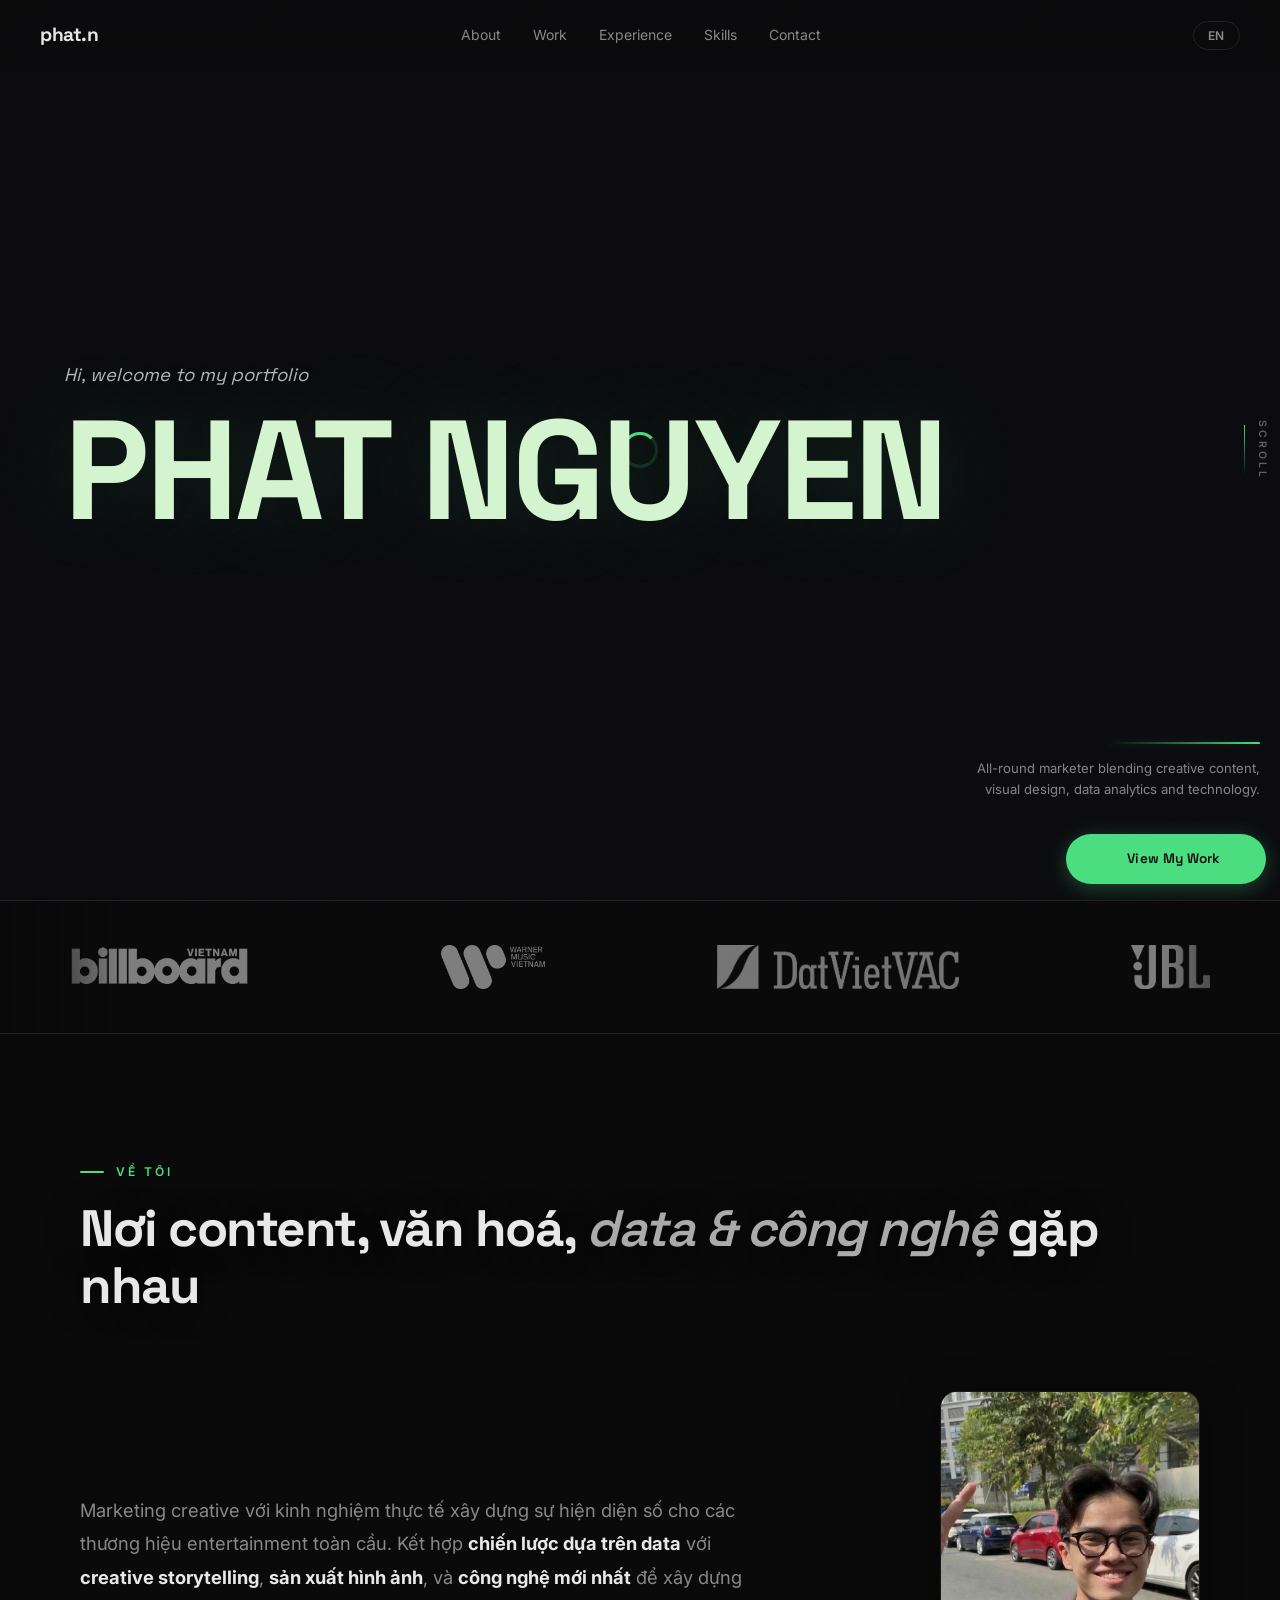
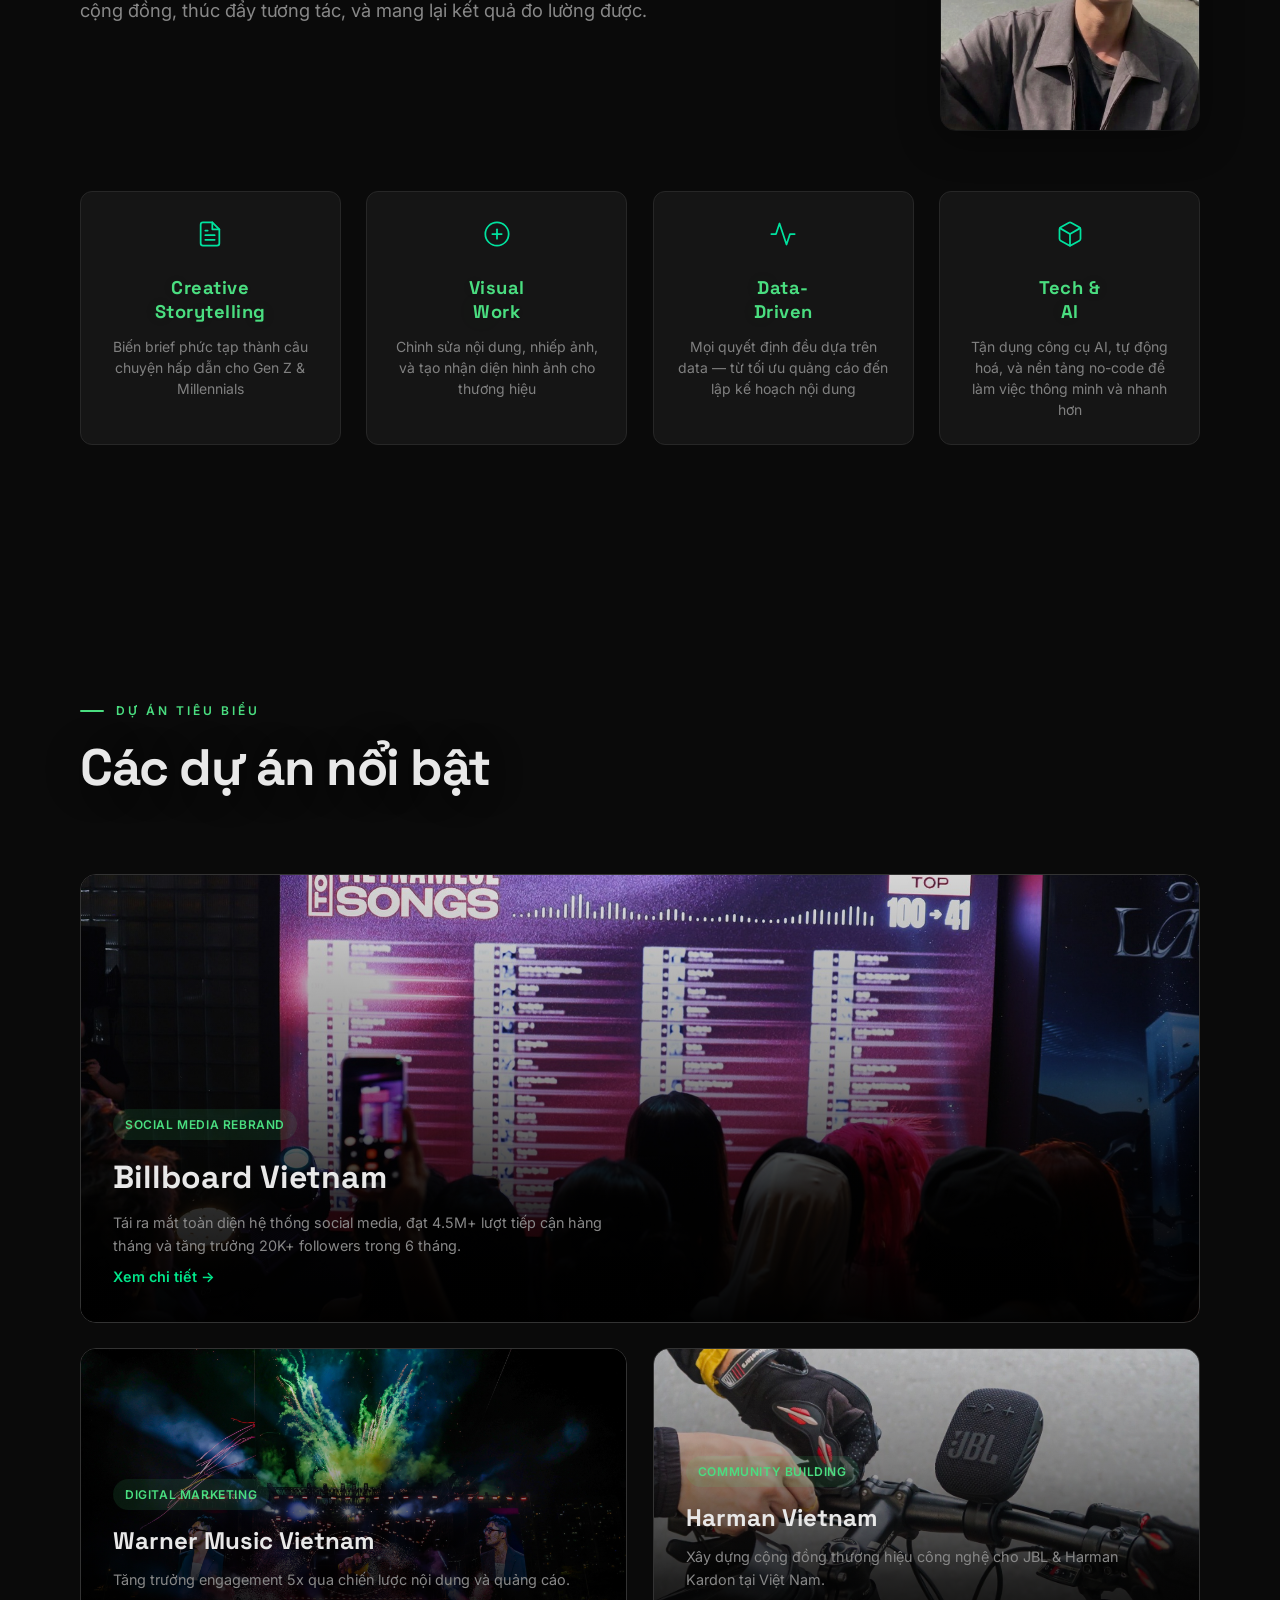
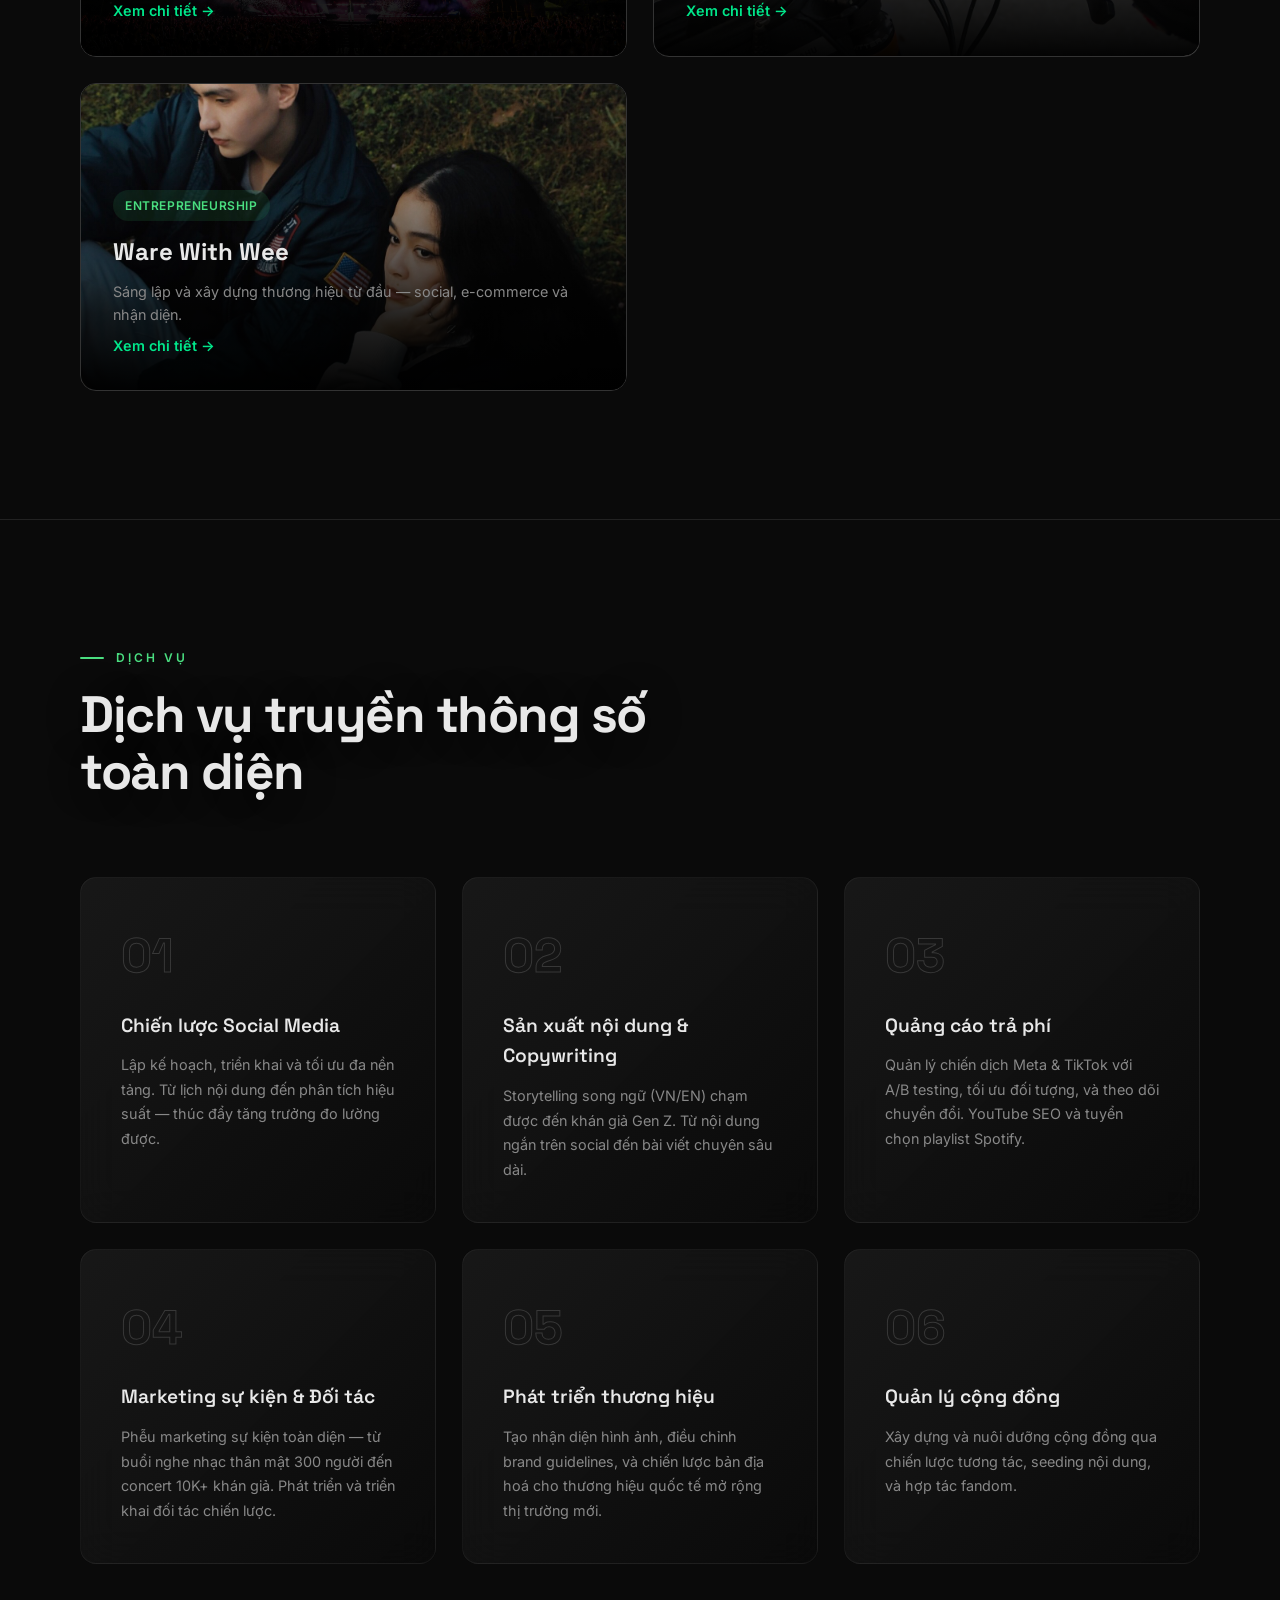
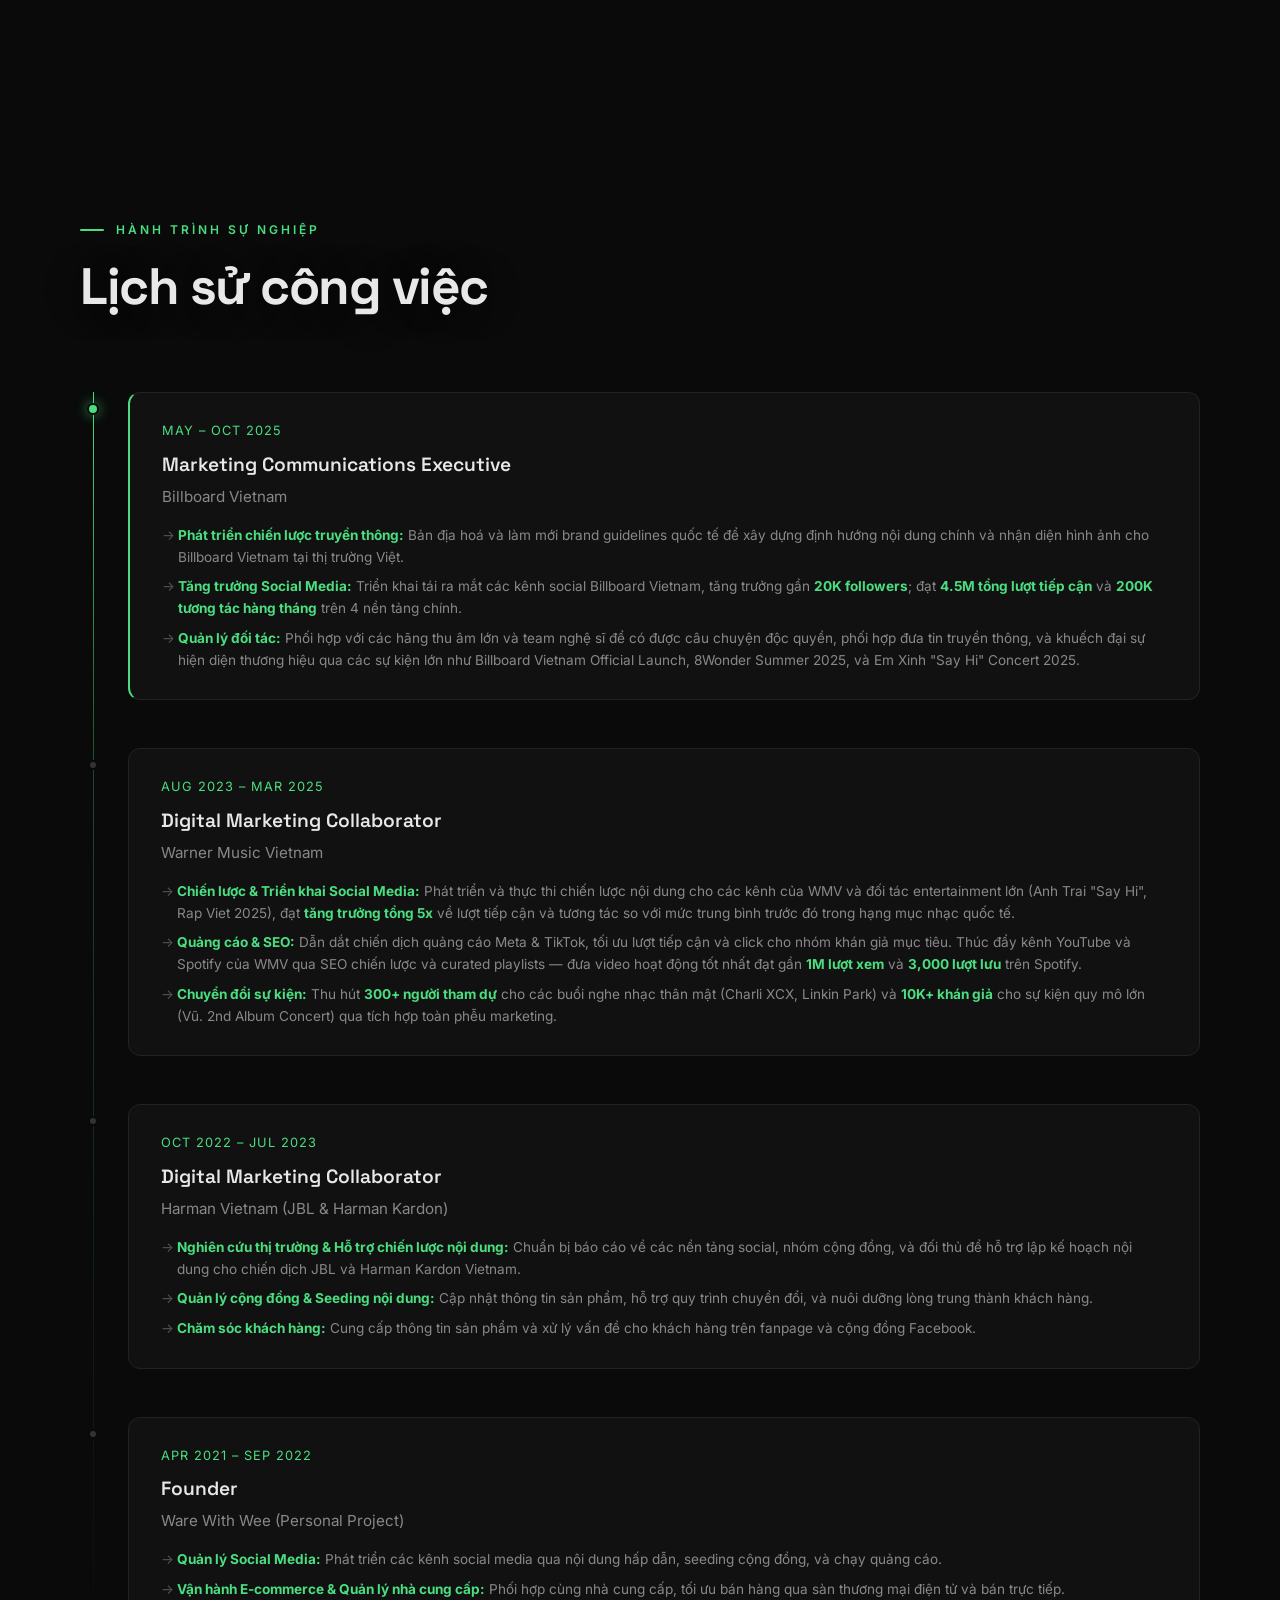
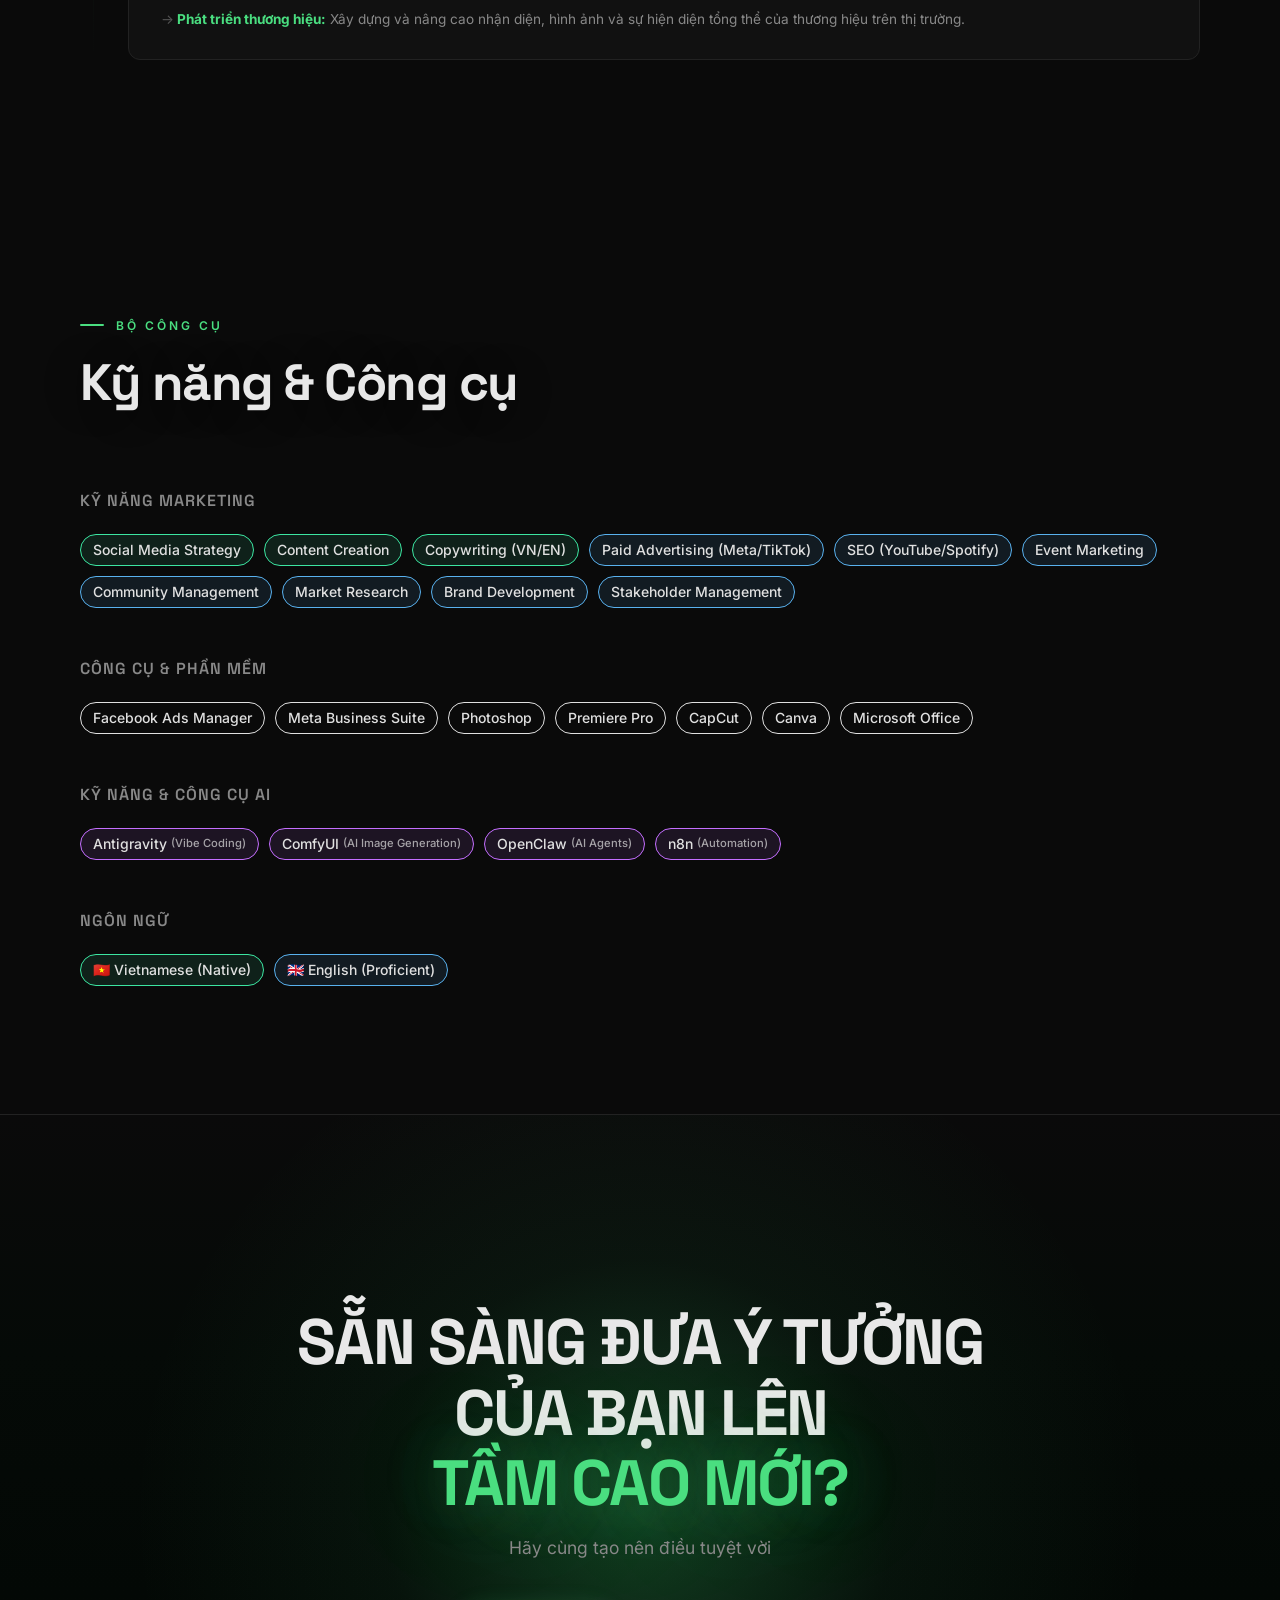
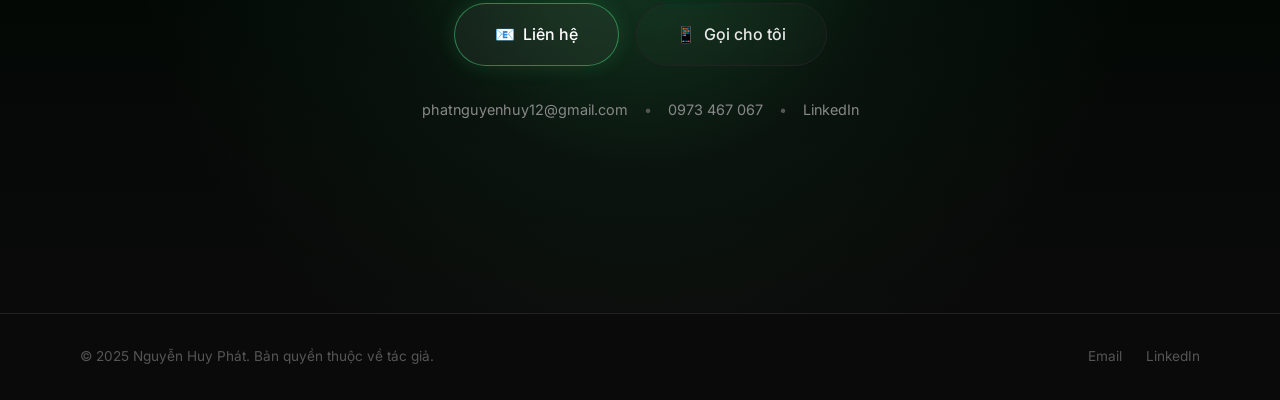
<file: index.html>
<!DOCTYPE html>
<html lang="en">

<head>
    <meta charset="UTF-8">
    <meta name="viewport" content="width=device-width, initial-scale=1.0">
    <title>Nguyen Huy Phat — All-Round Marketing Creative</title>
    <meta name="description"
        content="Portfolio of Nguyen Huy Phat — All-round marketer blending content, visual work, data, and tech.">
    <meta property="og:title" content="Nguyen Huy Phat — Marketing Creative">
    <meta property="og:description" content="Content × Visual × Data × Tech.">
    <meta property="og:type" content="website">
    <link rel="preconnect" href="https://fonts.googleapis.com">
    <link rel="preconnect" href="https://fonts.gstatic.com" crossorigin>
    <link
        href="https://fonts.googleapis.com/css2?family=Space+Grotesk:wght@300;400;500;600;700&family=Inter:wght@300;400;500;600;700&display=swap"
        rel="stylesheet">
    <link rel="stylesheet" href="style.css">
</head>

<body>

    <!-- Navigation -->
    <nav class="nav" id="nav">
        <a href="#" class="nav__logo">phat.n</a>
        <div class="nav__links">
            <a href="#about" class="nav__link">About</a>
            <a href="#case-studies" class="nav__link">Work</a>
            <a href="#experience" class="nav__link">Experience</a>
            <a href="#skills" class="nav__link">Skills</a>
            <a href="#contact" class="nav__link">Contact</a>
        </div>
        <button class="nav__lang" onclick="toggleLang()" title="Switch to English">EN</button>
    </nav>

    <!-- Hero Section -->
    <section class="hero" id="hero">

        <!-- Spline 3D Background -->
        <canvas id="hero-spline" class="hero__spline-canvas"></canvas>
        <div id="hero-spline-loader" class="hero__spline-loader">
            <div class="hero__spline-spinner"></div>
        </div>

        <!-- Top-left: Greeting -->
        <div class="hero__greeting">
            <p class="hero__greeting-text" data-vi="Xin chào, chào mừng đến với portfolio của mình"
                data-en="Hi, welcome to my portfolio">Hi, welcome to my portfolio</p>
        </div>

        <!-- Center: Name -->
        <div class="hero__center-wrap">
            <h1 class="hero__title-massive" aria-label="PHAT NGUYEN">
                <span class="hero__title-line">PHAT NGUYEN</span>
            </h1>
        </div>

        <!-- Bottom-right: CTA Button (covers Spline watermark) -->
        <div class="hero__bottom-left">
            <a href="#case-studies" class="hero__cta-btn" data-vi="Xem dự án" data-en="View My Work">View My Work</a>
        </div>

        <!-- Bottom-right: Description -->
        <div class="hero__bottom-right">
            <div class="hero__desc-accent"></div>
            <p class="hero__desc"
                data-vi="Một all-round marketer kết hợp content sáng tạo, thiết kế hình ảnh, phân tích data và ứng dụng công nghệ."
                data-en="All-round marketer blending creative content, visual design, data analytics and technology.">
                All-round marketer blending creative content, visual design, data analytics and technology.</p>
        </div>

        <!-- Right: Scroll indicator (vertical) -->
        <div class="hero__scroll-indicator">
            <span data-vi="CUỘN" data-en="SCROLL">SCROLL</span>
            <div class="hero__scroll-line"></div>
        </div>
    </section>

    <!-- Brand Logo Slider -->
    <div class="brand-slider">
        <div class="brand-slider__track">
            <div class="brand-slider__item brand-slider__item--lg"><img src="assets/images/brands/billboard-vietnam.png"
                    alt="Billboard Vietnam"></div>
            <div class="brand-slider__item"><img src="assets/images/brands/warner-music-white.png"
                    alt="Warner Music Vietnam"></div>
            <div class="brand-slider__item"><img src="assets/images/brands/datvietvac.png" alt="DatVietVAC"></div>
            <div class="brand-slider__item"><img src="assets/images/brands/jbl.png" alt="JBL"></div>
            <div class="brand-slider__item brand-slider__item--xl"><img src="assets/images/brands/harman-kardon.png"
                    alt="Harman Kardon"></div>
            <div class="brand-slider__item brand-slider__item--lg"><img src="assets/images/brands/wee-clo.png"
                    alt="Ware With Wee"></div>
            <!-- duplicate set for infinite scroll -->
            <div class="brand-slider__item brand-slider__item--lg"><img src="assets/images/brands/billboard-vietnam.png"
                    alt="Billboard Vietnam"></div>
            <div class="brand-slider__item"><img src="assets/images/brands/warner-music-white.png"
                    alt="Warner Music Vietnam"></div>
            <div class="brand-slider__item"><img src="assets/images/brands/datvietvac.png" alt="DatVietVAC"></div>
            <div class="brand-slider__item"><img src="assets/images/brands/jbl.png" alt="JBL"></div>
            <div class="brand-slider__item brand-slider__item--xl"><img src="assets/images/brands/harman-kardon.png"
                    alt="Harman Kardon"></div>
            <div class="brand-slider__item brand-slider__item--lg"><img src="assets/images/brands/wee-clo.png"
                    alt="Ware With Wee"></div>
        </div>
    </div>

    <!-- About Section -->
    <section class="section about" id="about">
        <div class="container">
            <h2 class="section__label" data-vi="Về tôi" data-en="About Me">Về tôi</h2>
            <h3 class="section__title"
                data-vi="Nơi content, văn hoá, <span style='color: #AAAAAA; font-weight: 600; font-style: italic;'>data & công nghệ</span> gặp nhau"
                data-en="Where content, culture, <span style='color: #AAAAAA; font-weight: 600; font-style: italic;'>data & tech</span> meet"
                data-html="1">Nơi content, văn hoá, <span
                    style="color: #AAAAAA; font-weight: 600; font-style: italic;">data & công nghệ</span> gặp nhau</h3>
            <div class="about__grid">
                <div class="about__intro-row">
                    <div class="about__text">
                        <p class="about__intro"
                            data-vi="Marketing creative với kinh nghiệm thực tế xây dựng sự hiện diện số cho các thương hiệu entertainment toàn cầu. Kết hợp <strong>chiến lược dựa trên data</strong> với <strong>creative storytelling</strong>, <strong>sản xuất hình ảnh</strong>, và <strong>công nghệ mới nhất</strong> để xây dựng cộng đồng, thúc đẩy tương tác, và mang lại kết quả đo lường được."
                            data-en="Marketing creative with hands-on experience shaping digital presence for global entertainment brands. I blend <strong>data-driven strategy</strong> with <strong>creative storytelling</strong>, <strong>visual work</strong>, and the <strong>latest tech tools</strong> to build communities, drive engagement, and deliver measurable results."
                            data-html="1">Marketing creative với kinh nghiệm thực tế xây dựng sự hiện diện số cho các thương
                            hiệu entertainment toàn cầu. Kết hợp <strong>chiến lược dựa trên data</strong> với
                            <strong>creative storytelling</strong>, <strong>sản xuất hình ảnh</strong>, và <strong>công nghệ
                                mới nhất</strong> để xây dựng cộng đồng, thúc đẩy tương tác, và mang lại kết quả đo lường
                            được.</p>
                    </div>
                    <div class="about__portrait">
                        <img src="assets/images/about-portrait.jpeg" alt="Phat Nguyen" class="about__portrait-img">
                    </div>
                </div>
                <div class="about__pillars about__pillars--row">
                    <div class="pillar pillar--compact">
                        <div class="pillar__icon">
                            <svg width="28" height="28" viewBox="0 0 24 24" fill="none" stroke="#00e39f"
                                stroke-width="1.5" stroke-linecap="round" stroke-linejoin="round">
                                <path d="M14 2H6a2 2 0 0 0-2 2v16a2 2 0 0 0 2 2h12a2 2 0 0 0 2-2V8z" />
                                <polyline points="14 2 14 8 20 8" />
                                <line x1="16" y1="13" x2="8" y2="13" />
                                <line x1="16" y1="17" x2="8" y2="17" />
                                <polyline points="10 9 9 9 8 9" />
                            </svg>
                        </div>
                        <h4 class="pillar__title">Creative<br>Storytelling</h4>
                        <p class="pillar__desc"
                            data-vi="Biến brief phức tạp thành câu chuyện hấp dẫn cho Gen Z &amp; Millennials"
                            data-en="Transforming complex briefs into compelling stories for Gen Z &amp; Millennials">
                            Biến brief phức tạp thành câu chuyện hấp dẫn cho Gen Z & Millennials</p>
                    </div>
                    <div class="pillar pillar--compact">
                        <div class="pillar__icon">
                            <svg width="28" height="28" viewBox="0 0 24 24" fill="none" stroke="#00e39f"
                                stroke-width="1.5" stroke-linecap="round" stroke-linejoin="round">
                                <circle cx="12" cy="12" r="10" />
                                <line x1="12" y1="8" x2="12" y2="16" />
                                <line x1="8" y1="12" x2="16" y2="12" />
                            </svg>
                        </div>
                        <h4 class="pillar__title">Visual<br>Work</h4>
                        <p class="pillar__desc"
                            data-vi="Chỉnh sửa nội dung, nhiếp ảnh, và tạo nhận diện hình ảnh cho thương hiệu"
                            data-en="Content editing, photography, and visual identity creation for brands">Chỉnh sửa
                            nội dung, nhiếp ảnh, và tạo nhận diện hình ảnh cho thương hiệu</p>
                    </div>
                    <div class="pillar pillar--compact">
                        <div class="pillar__icon">
                            <svg width="28" height="28" viewBox="0 0 24 24" fill="none" stroke="#00e39f"
                                stroke-width="1.5" stroke-linecap="round" stroke-linejoin="round">
                                <polyline points="22 12 18 12 15 21 9 3 6 12 2 12" />
                            </svg>
                        </div>
                        <h4 class="pillar__title">Data-<br>Driven</h4>
                        <p class="pillar__desc"
                            data-vi="Mọi quyết định đều dựa trên data — từ tối ưu quảng cáo đến lập kế hoạch nội dung"
                            data-en="Every decision backed by data — from ads optimization to content planning">Mọi
                            quyết định đều dựa trên data — từ tối ưu quảng cáo đến lập kế hoạch nội dung</p>
                    </div>
                    <div class="pillar pillar--compact">
                        <div class="pillar__icon">
                            <svg width="28" height="28" viewBox="0 0 24 24" fill="none" stroke="#00e39f"
                                stroke-width="1.5" stroke-linecap="round" stroke-linejoin="round">
                                <path
                                    d="M21 16V8a2 2 0 0 0-1-1.73l-7-4a2 2 0 0 0-2 0l-7 4A2 2 0 0 0 3 8v8a2 2 0 0 0 1 1.73l7 4a2 2 0 0 0 2 0l7-4A2 2 0 0 0 21 16z" />
                                <polyline points="3.27 6.96 12 12.01 20.73 6.96" />
                                <line x1="12" y1="22.08" x2="12" y2="12" />
                            </svg>
                        </div>
                        <h4 class="pillar__title">Tech &<br>AI</h4>
                        <p class="pillar__desc"
                            data-vi="Tận dụng công cụ AI, tự động hoá, và nền tảng no-code để làm việc thông minh và nhanh hơn"
                            data-en="Leveraging AI tools, automation, and no-code platforms to work smarter and faster">
                            Tận dụng công cụ AI, tự động hoá, và nền tảng no-code để làm việc thông minh và nhanh hơn
                        </p>
                    </div>
                </div>
            </div>
        </div>
    </section>

    <!-- Featured Projects Showcase -->
    <section class="section showcase" id="case-studies">
        <div class="container">
            <h2 class="section__label" data-vi="Dự án tiêu biểu" data-en="Selected Work">Dự án tiêu biểu</h2>
            <h3 class="section__title" data-vi="Các dự án nổi bật" data-en="Featured Projects">Các dự án nổi bật</h3>
            <div class="showcase__grid">
                <!-- Billboard Vietnam -->
                <a href="billboard-vietnam.html" class="project-card project-card--large" id="project-billboard">
                    <div class="project-card__image">
                        <img src="assets/images/bbvn/header.jpg" alt="Billboard Vietnam">
                        <div class="project-card__overlay"></div>
                    </div>
                    <div class="project-card__content">
                        <span class="project-card__tag">Social Media Rebrand</span>
                        <h4 class="project-card__title">Billboard Vietnam</h4>
                        <p class="project-card__desc"
                            data-vi="Tái ra mắt toàn diện hệ thống social media, đạt 4.5M+ lượt tiếp cận hàng tháng và tăng trưởng 20K+ followers trong 6 tháng."
                            data-en="Complete social media relaunch reaching 4.5M+ monthly users and growing 20K+ followers in 6 months.">
                            Tái ra mắt toàn diện hệ thống social media, đạt 4.5M+ lượt tiếp cận hàng tháng và tăng
                            trưởng 20K+ followers trong 6 tháng.</p>
                        <span class="project-card__cta"
                            style="color: #00e68a; font-weight: 600; font-size: 0.9rem; margin-top: 8px; display: inline-block;"
                            data-vi="Xem chi tiết →" data-en="View Details →">Xem chi tiết →</span>
                    </div>
                </a>
                <!-- Warner Music -->
                <a href="warner-music.html" class="project-card" id="project-warner">
                    <div class="project-card__image">
                        <img src="assets/images/warner/header_warner.jpg" alt="Warner Music Vietnam"
                            style="object-position: center 70%;">
                        <div class="project-card__overlay"></div>
                    </div>
                    <div class="project-card__content">
                        <span class="project-card__tag">Digital Marketing</span>
                        <h4 class="project-card__title">Warner Music Vietnam</h4>
                        <p class="project-card__desc"
                            data-vi="Tăng trưởng engagement 5x qua chiến lược nội dung và quảng cáo."
                            data-en="5x engagement uplift through strategic content and paid campaigns.">Tăng trưởng
                            engagement 5x qua chiến lược nội dung và quảng cáo.</p>
                        <span class="project-card__cta"
                            style="color: #00e68a; font-weight: 600; font-size: 0.9rem; margin-top: 8px; display: inline-block;"
                            data-vi="Xem chi tiết →" data-en="View Details →">Xem chi tiết →</span>
                    </div>
                </a>
                <!-- Harman -->
                <a href="harman-vietnam.html" class="project-card" id="project-harman">
                    <div class="project-card__image">
                        <img src="assets/images/harman/harman_header.jpg" alt="Harman Vietnam">
                        <div class="project-card__overlay"></div>
                    </div>
                    <div class="project-card__content">
                        <span class="project-card__tag">Community Building</span>
                        <h4 class="project-card__title">Harman Vietnam</h4>
                        <p class="project-card__desc"
                            data-vi="Xây dựng cộng đồng thương hiệu công nghệ cho JBL &amp; Harman Kardon tại Việt Nam."
                            data-en="Building tech brand community for JBL &amp; Harman Kardon in Vietnam.">Xây dựng
                            cộng đồng thương hiệu công nghệ cho JBL & Harman Kardon tại Việt Nam.</p>
                        <span class="project-card__cta"
                            style="color: #00e68a; font-weight: 600; font-size: 0.9rem; margin-top: 8px; display: inline-block;"
                            data-vi="Xem chi tiết →" data-en="View Details →">Xem chi tiết →</span>
                    </div>
                </a>
                <!-- Ware With Wee -->
                <a href="wee-clo.html" class="project-card" id="project-wee">
                    <div class="project-card__image">
                        <img src="assets/images/wee/wee_header.jpg" alt="Ware With Wee">
                        <div class="project-card__overlay"></div>
                    </div>
                    <div class="project-card__content">
                        <span class="project-card__tag">Entrepreneurship</span>
                        <h4 class="project-card__title">Ware With Wee</h4>
                        <p class="project-card__desc"
                            data-vi="Sáng lập và xây dựng thương hiệu từ đầu — social, e-commerce và nhận diện."
                            data-en="Founded and built brand from scratch — social, e-commerce, and identity.">Sáng lập
                            và xây dựng thương hiệu từ đầu — social, e-commerce và nhận diện.</p>
                        <span class="project-card__cta"
                            style="color: #00e68a; font-weight: 600; font-size: 0.9rem; margin-top: 8px; display: inline-block;"
                            data-vi="Xem chi tiết →" data-en="View Details →">Xem chi tiết →</span>
                    </div>
                </a>
            </div>

        </div>
    </section>

    <!-- Services / What I Do -->
    <section class="section services" id="services">
        <div class="container">
            <h2 class="section__label" data-vi="Dịch vụ" data-en="What I Do">Dịch vụ</h2>
            <h3 class="section__title" data-vi="Dịch vụ truyền thông số<br>toàn diện"
                data-en="End-to-End Digital<br>Communications Services" data-html="1">Dịch vụ truyền thông số<br>toàn
                diện</h3>
            <div class="services__grid">
                <div class="service-card">
                    <span class="service-card__number">01</span>
                    <h4 class="service-card__title" data-vi="Chiến lược Social Media" data-en="Social Media Strategy">
                        Chiến lược Social Media</h4>
                    <p class="service-card__desc"
                        data-vi="Lập kế hoạch, triển khai và tối ưu đa nền tảng. Từ lịch nội dung đến phân tích hiệu suất — thúc đẩy tăng trưởng đo lường được."
                        data-en="Multi-platform planning, execution, and optimization. From content calendars to performance analytics — driving measurable growth across channels.">
                        Lập kế hoạch, triển khai và tối ưu đa nền tảng. Từ lịch nội dung đến phân tích hiệu suất — thúc
                        đẩy tăng trưởng đo lường được.</p>
                </div>
                <div class="service-card">
                    <span class="service-card__number">02</span>
                    <h4 class="service-card__title" data-vi="Sản xuất nội dung &amp; Copywriting"
                        data-en="Content Creation &amp; Copywriting">Sản xuất nội dung & Copywriting</h4>
                    <p class="service-card__desc"
                        data-vi="Storytelling song ngữ (VN/EN) chạm được đến khán giả Gen Z. Từ nội dung ngắn trên social đến bài viết chuyên sâu dài."
                        data-en="Bilingual storytelling (VN/EN) that resonates with Gen Z audiences. From short-form social to long-form editorial features.">
                        Storytelling song ngữ (VN/EN) chạm được đến khán giả Gen Z. Từ nội dung ngắn trên social đến bài
                        viết chuyên sâu dài.</p>
                </div>
                <div class="service-card">
                    <span class="service-card__number">03</span>
                    <h4 class="service-card__title" data-vi="Quảng cáo trả phí" data-en="Paid Advertising">Quảng cáo trả
                        phí</h4>
                    <p class="service-card__desc"
                        data-vi="Quản lý chiến dịch Meta &amp; TikTok với A/B testing, tối ưu đối tượng, và theo dõi chuyển đổi. YouTube SEO và tuyển chọn playlist Spotify."
                        data-en="Meta &amp; TikTok campaign management with A/B testing, audience optimization, and conversion tracking. YouTube SEO and Spotify playlist curation.">
                        Quản lý chiến dịch Meta & TikTok với A/B testing, tối ưu đối tượng, và theo dõi chuyển đổi.
                        YouTube SEO và tuyển chọn playlist Spotify.</p>
                </div>
                <div class="service-card">
                    <span class="service-card__number">04</span>
                    <h4 class="service-card__title" data-vi="Marketing sự kiện &amp; Đối tác"
                        data-en="Event &amp; Partnership Marketing">Marketing sự kiện & Đối tác</h4>
                    <p class="service-card__desc"
                        data-vi="Phễu marketing sự kiện toàn diện — từ buổi nghe nhạc thân mật 300 người đến concert 10K+ khán giả. Phát triển và triển khai đối tác chiến lược."
                        data-en="End-to-end event marketing funnel — from intimate 300-person listening sessions to 10K+ concerts. Strategic partnership development and execution.">
                        Phễu marketing sự kiện toàn diện — từ buổi nghe nhạc thân mật 300 người đến concert 10K+ khán
                        giả. Phát triển và triển khai đối tác chiến lược.</p>
                </div>
                <div class="service-card">
                    <span class="service-card__number">05</span>
                    <h4 class="service-card__title" data-vi="Phát triển thương hiệu" data-en="Brand Development">Phát
                        triển thương hiệu</h4>
                    <p class="service-card__desc"
                        data-vi="Tạo nhận diện hình ảnh, điều chỉnh brand guidelines, và chiến lược bản địa hoá cho thương hiệu quốc tế mở rộng thị trường mới."
                        data-en="Visual identity creation, brand guidelines adaptation, and localization strategy for global brands entering new markets.">
                        Tạo nhận diện hình ảnh, điều chỉnh brand guidelines, và chiến lược bản địa hoá cho thương hiệu
                        quốc tế mở rộng thị trường mới.</p>
                </div>
                <div class="service-card">
                    <span class="service-card__number">06</span>
                    <h4 class="service-card__title" data-vi="Quản lý cộng đồng" data-en="Community Management">Quản lý
                        cộng đồng</h4>
                    <p class="service-card__desc"
                        data-vi="Xây dựng và nuôi dưỡng cộng đồng qua chiến lược tương tác, seeding nội dung, và hợp tác fandom."
                        data-en="Building and nurturing communities through engagement strategies, content seeding, and fandom collaboration.">
                        Xây dựng và nuôi dưỡng cộng đồng qua chiến lược tương tác, seeding nội dung, và hợp tác fandom.
                    </p>
                </div>
            </div>
        </div>
    </section>

    <!-- Experience Timeline (updated from CV) -->
    <section class="section experience" id="experience">
        <div class="container">
            <h2 class="section__label" data-vi="Hành trình sự nghiệp" data-en="Career Journey">Hành trình sự nghiệp</h2>
            <h3 class="section__title" data-vi="Lịch sử công việc" data-en="Experience Timeline">Lịch sử công việc</h3>
            <div class="timeline">
                <div class="timeline__item timeline__item--active">
                    <div class="timeline__dot"></div>
                    <div class="timeline__content">
                        <span class="timeline__date">May – Oct 2025</span>
                        <h4 class="timeline__role">Marketing Communications Executive</h4>
                        <h5 class="timeline__company">Billboard Vietnam</h5>
                        <ul class="timeline__details">
                            <li data-vi="<strong>Phát triển chiến lược truyền thông:</strong> Bản địa hoá và làm mới brand guidelines quốc tế để xây dựng định hướng nội dung chính và nhận diện hình ảnh cho Billboard Vietnam tại thị trường Việt."
                                data-en="<strong>Communication Strategy Development:</strong> Localized and refreshed international brand guidelines to establish Billboard Vietnam's main content directions and visual identity for the local market."
                                data-html="1"><strong>Phát triển chiến lược truyền thông:</strong> Bản địa hoá và làm
                                mới brand guidelines quốc tế để xây dựng định hướng nội dung chính và nhận diện hình ảnh
                                cho Billboard Vietnam tại thị trường Việt.</li>
                            <li data-vi="<strong>Tăng trưởng Social Media:</strong> Triển khai tái ra mắt các kênh social Billboard Vietnam, tăng trưởng gần <strong>20K followers</strong>; đạt <strong>4.5M tổng lượt tiếp cận</strong> và <strong>200K tương tác hàng tháng</strong> trên 4 nền tảng chính."
                                data-en="<strong>Social Media Growth:</strong> Established the relaunch of Billboard Vietnam's social channels, expanding by nearly <strong>20K followers</strong>; achieved <strong>4.5M total reach</strong> and <strong>200K monthly interactions</strong> across 4 main platforms."
                                data-html="1"><strong>Tăng trưởng Social Media:</strong> Triển khai tái ra mắt các kênh
                                social Billboard Vietnam, tăng trưởng gần <strong>20K followers</strong>; đạt
                                <strong>4.5M tổng lượt tiếp cận</strong> và <strong>200K tương tác hàng tháng</strong>
                                trên 4 nền tảng chính.</li>
                            <li data-vi="<strong>Quản lý đối tác:</strong> Phối hợp với các hãng thu âm lớn và team nghệ sĩ để có được câu chuyện độc quyền, phối hợp đưa tin truyền thông, và khuếch đại sự hiện diện thương hiệu qua các sự kiện lớn như Billboard Vietnam Official Launch, 8Wonder Summer 2025, và Em Xinh &quot;Say Hi&quot; Concert 2025."
                                data-en="<strong>Partner Management:</strong> Collaborated with major labels and artist teams to obtain exclusive stories, coordinate media features, and amplify brand presence through major events like Billboard Vietnam Official Launch, 8Wonder Summer 2025, and Em Xinh &quot;Say Hi&quot; Concert 2025."
                                data-html="1"><strong>Quản lý đối tác:</strong> Phối hợp với các hãng thu âm lớn và team
                                nghệ sĩ để có được câu chuyện độc quyền, phối hợp đưa tin truyền thông, và khuếch đại sự
                                hiện diện thương hiệu qua các sự kiện lớn như Billboard Vietnam Official Launch, 8Wonder
                                Summer 2025, và Em Xinh "Say Hi" Concert 2025.</li>
                        </ul>
                    </div>
                </div>
                <div class="timeline__item">
                    <div class="timeline__dot"></div>
                    <div class="timeline__content">
                        <span class="timeline__date">Aug 2023 – Mar 2025</span>
                        <h4 class="timeline__role">Digital Marketing Collaborator</h4>
                        <h5 class="timeline__company">Warner Music Vietnam</h5>
                        <ul class="timeline__details">
                            <li data-vi="<strong>Chiến lược &amp; Triển khai Social Media:</strong> Phát triển và thực thi chiến lược nội dung cho các kênh của WMV và đối tác entertainment lớn (Anh Trai &quot;Say Hi&quot;, Rap Viet 2025), đạt <strong>tăng trưởng tổng 5x</strong> về lượt tiếp cận và tương tác so với mức trung bình trước đó trong hạng mục nhạc quốc tế."
                                data-en="<strong>Social Media Strategy &amp; Execution:</strong> Developed and executed content strategies for WMV's owned channels and major entertainment partners (Anh Trai &quot;Say Hi&quot;, Rap Viet 2025), driving a <strong>5x total uplift</strong> in reach and engagement vs. baseline average in the international music category."
                                data-html="1"><strong>Chiến lược & Triển khai Social Media:</strong> Phát triển và thực
                                thi chiến lược nội dung cho các kênh của WMV và đối tác entertainment lớn (Anh Trai "Say
                                Hi", Rap Viet 2025), đạt <strong>tăng trưởng tổng 5x</strong> về lượt tiếp cận và tương
                                tác so với mức trung bình trước đó trong hạng mục nhạc quốc tế.</li>
                            <li data-vi="<strong>Quảng cáo &amp; SEO:</strong> Dẫn dắt chiến dịch quảng cáo Meta &amp; TikTok, tối ưu lượt tiếp cận và click cho nhóm khán giả mục tiêu. Thúc đẩy kênh YouTube và Spotify của WMV qua SEO chiến lược và curated playlists — đưa video hoạt động tốt nhất đạt gần <strong>1M lượt xem</strong> và <strong>3,000 lượt lưu</strong> trên Spotify."
                                data-en="<strong>Paid Ads &amp; SEO:</strong> Led Meta &amp; TikTok ad campaigns, optimizing reach and clicks for targeted audiences. Boosted WMV's YouTube and Spotify channel through strategic SEO and curated playlists — driving the highest-performing video to nearly <strong>1M views</strong> and securing <strong>3,000 saves</strong> on Spotify playlists."
                                data-html="1"><strong>Quảng cáo & SEO:</strong> Dẫn dắt chiến dịch quảng cáo Meta &
                                TikTok, tối ưu lượt tiếp cận và click cho nhóm khán giả mục tiêu. Thúc đẩy kênh YouTube
                                và Spotify của WMV qua SEO chiến lược và curated playlists — đưa video hoạt động tốt
                                nhất đạt gần <strong>1M lượt xem</strong> và <strong>3,000 lượt lưu</strong> trên
                                Spotify.</li>
                            <li data-vi="<strong>Chuyển đổi sự kiện:</strong> Thu hút <strong>300+ người tham dự</strong> cho các buổi nghe nhạc thân mật (Charli XCX, Linkin Park) và <strong>10K+ khán giả</strong> cho sự kiện quy mô lớn (Vũ. 2nd Album Concert) qua tích hợp toàn phễu marketing."
                                data-en="<strong>On-site Event Conversion:</strong> Drove <strong>300+ attendees</strong> for intimate listening sessions (Charli XCX, Linkin Park album launches) and <strong>10K+ attendees</strong> for large-scale events (Vũ.'s 2nd album concert) through end-to-end marketing funnel integration."
                                data-html="1"><strong>Chuyển đổi sự kiện:</strong> Thu hút <strong>300+ người tham
                                    dự</strong> cho các buổi nghe nhạc thân mật (Charli XCX, Linkin Park) và
                                <strong>10K+ khán giả</strong> cho sự kiện quy mô lớn (Vũ. 2nd Album Concert) qua tích
                                hợp toàn phễu marketing.</li>
                        </ul>
                    </div>
                </div>
                <div class="timeline__item">
                    <div class="timeline__dot"></div>
                    <div class="timeline__content">
                        <span class="timeline__date">Oct 2022 – Jul 2023</span>
                        <h4 class="timeline__role">Digital Marketing Collaborator</h4>
                        <h5 class="timeline__company">Harman Vietnam (JBL & Harman Kardon)</h5>
                        <ul class="timeline__details">
                            <li data-vi="<strong>Nghiên cứu thị trường &amp; Hỗ trợ chiến lược nội dung:</strong> Chuẩn bị báo cáo về các nền tảng social, nhóm cộng đồng, và đối thủ để hỗ trợ lập kế hoạch nội dung cho chiến dịch JBL và Harman Kardon Vietnam."
                                data-en="<strong>Market Research &amp; Content Strategy Support:</strong> Prepared reports on social platforms, community groups, and competitors to support content planning for JBL and Harman Kardon Vietnam campaigns."
                                data-html="1"><strong>Nghiên cứu thị trường & Hỗ trợ chiến lược nội dung:</strong> Chuẩn
                                bị báo cáo về các nền tảng social, nhóm cộng đồng, và đối thủ để hỗ trợ lập kế hoạch nội
                                dung cho chiến dịch JBL và Harman Kardon Vietnam.</li>
                            <li data-vi="<strong>Quản lý cộng đồng &amp; Seeding nội dung:</strong> Cập nhật thông tin sản phẩm, hỗ trợ quy trình chuyển đổi, và nuôi dưỡng lòng trung thành khách hàng."
                                data-en="<strong>Community Management &amp; Content Seeding:</strong> Delivered product updates, supported the conversion process, and cultivated customer loyalty."
                                data-html="1"><strong>Quản lý cộng đồng & Seeding nội dung:</strong> Cập nhật thông tin
                                sản phẩm, hỗ trợ quy trình chuyển đổi, và nuôi dưỡng lòng trung thành khách hàng.</li>
                            <li data-vi="<strong>Chăm sóc khách hàng:</strong> Cung cấp thông tin sản phẩm và xử lý vấn đề cho khách hàng trên fanpage và cộng đồng Facebook."
                                data-en="<strong>Customer Service:</strong> Provided product information and resolved issues for customers on brand pages and Facebook communities."
                                data-html="1"><strong>Chăm sóc khách hàng:</strong> Cung cấp thông tin sản phẩm và xử lý
                                vấn đề cho khách hàng trên fanpage và cộng đồng Facebook.</li>
                        </ul>
                    </div>
                </div>
                <div class="timeline__item">
                    <div class="timeline__dot"></div>
                    <div class="timeline__content">
                        <span class="timeline__date">Apr 2021 – Sep 2022</span>
                        <h4 class="timeline__role">Founder</h4>
                        <h5 class="timeline__company">Ware With Wee (Personal Project)</h5>
                        <ul class="timeline__details">
                            <li data-vi="<strong>Quản lý Social Media:</strong> Phát triển các kênh social media qua nội dung hấp dẫn, seeding cộng đồng, và chạy quảng cáo."
                                data-en="<strong>Social Media Management:</strong> Developed social media channels through attractive content, community seeding, and running ads."
                                data-html="1"><strong>Quản lý Social Media:</strong> Phát triển các kênh social media
                                qua nội dung hấp dẫn, seeding cộng đồng, và chạy quảng cáo.</li>
                            <li data-vi="<strong>Vận hành E-commerce &amp; Quản lý nhà cung cấp:</strong> Phối hợp cùng nhà cung cấp, tối ưu bán hàng qua sàn thương mại điện tử và bán trực tiếp."
                                data-en="<strong>E-commerce Operations &amp; Supplier Management:</strong> Worked with suppliers, optimized selling through e-commerce platforms, direct sell."
                                data-html="1"><strong>Vận hành E-commerce & Quản lý nhà cung cấp:</strong> Phối hợp cùng
                                nhà cung cấp, tối ưu bán hàng qua sàn thương mại điện tử và bán trực tiếp.</li>
                            <li data-vi="<strong>Phát triển thương hiệu:</strong> Xây dựng và nâng cao nhận diện, hình ảnh và sự hiện diện tổng thể của thương hiệu trên thị trường."
                                data-en="<strong>Brand Development:</strong> Creating and enhancing a brand's identity, image, and overall market presence."
                                data-html="1"><strong>Phát triển thương hiệu:</strong> Xây dựng và nâng cao nhận diện,
                                hình ảnh và sự hiện diện tổng thể của thương hiệu trên thị trường.</li>
                        </ul>
                    </div>
                </div>
            </div>
        </div>
    </section>

    <!-- Skills & Tools -->
    <section class="section skills" id="skills">
        <div class="container">
            <h2 class="section__label" data-vi="Bộ công cụ" data-en="Toolkit">Bộ công cụ</h2>
            <h3 class="section__title" data-vi="Kỹ năng &amp; Công cụ" data-en="Skills &amp; Tools">Kỹ năng & Công cụ
            </h3>
            <div class="skills__grid">
                <div class="skill-group">
                    <h4 class="skill-group__title" data-vi="Kỹ năng Marketing" data-en="Marketing Skills">Kỹ năng
                        Marketing</h4>
                    <div class="skill-tags">
                        <span class="skill-tag skill-tag--expert">Social Media Strategy</span>
                        <span class="skill-tag skill-tag--expert">Content Creation</span>
                        <span class="skill-tag skill-tag--expert">Copywriting (VN/EN)</span>
                        <span class="skill-tag skill-tag--advanced">Paid Advertising (Meta/TikTok)</span>
                        <span class="skill-tag skill-tag--advanced">SEO (YouTube/Spotify)</span>
                        <span class="skill-tag skill-tag--advanced">Event Marketing</span>
                        <span class="skill-tag skill-tag--advanced">Community Management</span>
                        <span class="skill-tag skill-tag--advanced">Market Research</span>
                        <span class="skill-tag skill-tag--advanced">Brand Development</span>
                        <span class="skill-tag skill-tag--advanced">Stakeholder Management</span>
                    </div>
                </div>
                <div class="skill-group">
                    <h4 class="skill-group__title" data-vi="Công cụ &amp; Phần mềm" data-en="Tools &amp; Software">Công
                        cụ & Phần mềm</h4>
                    <div class="skill-tags">
                        <span class="skill-tag">Facebook Ads Manager</span>
                        <span class="skill-tag">Meta Business Suite</span>
                        <span class="skill-tag">Photoshop</span>
                        <span class="skill-tag">Premiere Pro</span>
                        <span class="skill-tag">CapCut</span>
                        <span class="skill-tag">Canva</span>
                        <span class="skill-tag">Microsoft Office</span>
                    </div>
                </div>
                <div class="skill-group">
                    <h4 class="skill-group__title" data-vi="Kỹ năng &amp; Công cụ AI" data-en="AI Skills &amp; Tools">Kỹ
                        năng & Công cụ AI</h4>
                    <div class="skill-tags">
                        <span class="skill-tag skill-tag--ai">Antigravity <small>(Vibe Coding)</small></span>
                        <span class="skill-tag skill-tag--ai">ComfyUI <small>(AI Image Generation)</small></span>
                        <span class="skill-tag skill-tag--ai">OpenClaw <small>(AI Agents)</small></span>
                        <span class="skill-tag skill-tag--ai">n8n <small>(Automation)</small></span>
                    </div>
                </div>
                <div class="skill-group">
                    <h4 class="skill-group__title" data-vi="Ngôn ngữ" data-en="Languages">Ngôn ngữ</h4>
                    <div class="skill-tags">
                        <span class="skill-tag skill-tag--expert">🇻🇳 Vietnamese (Native)</span>
                        <span class="skill-tag skill-tag--advanced">🇬🇧 English (Proficient)</span>
                    </div>
                </div>
            </div>
        </div>
    </section>

    <!-- CTA Section -->
    <section class="section cta" id="contact">
        <div class="container">
            <div class="cta__content">
                <h2 class="cta__title"
                    data-vi="SẴN SÀNG ĐƯA Ý TƯỞNG<br>CỦA BẠN LÊN<br><span class=&quot;cta__highlight&quot;>TẦM CAO MỚI?</span>"
                    data-en="READY TO TAKE YOUR<br>IDEA TO THE<br><span class=&quot;cta__highlight&quot;>NEXT LEVEL?</span>"
                    data-html="1">SẴN SÀNG ĐƯA Ý TƯỞNG<br>CỦA BẠN LÊN<br><span class="cta__highlight">TẦM CAO
                        MỚI?</span></h2>
                <p class="cta__subtitle" data-vi="Hãy cùng tạo nên điều tuyệt vời"
                    data-en="Let's Create Something Amazing Together">Hãy cùng tạo nên điều tuyệt vời</p>
                <div class="cta__actions">
                    <a href="mailto:phatnguyenhuy12@gmail.com" class="btn btn--primary btn--large">
                        <span>📧</span> <span data-vi="Liên hệ" data-en="Get In Touch">Liên hệ</span>
                    </a>
                    <a href="tel:+84973467067" class="btn btn--ghost btn--large">
                        <span>📱</span> <span data-vi="Gọi cho tôi" data-en="Call Me">Gọi cho tôi</span>
                    </a>
                </div>
                <div class="cta__links">
                    <a href="mailto:phatnguyenhuy12@gmail.com" class="cta__link">phatnguyenhuy12@gmail.com</a>
                    <span class="cta__divider">•</span>
                    <a href="tel:+84973467067" class="cta__link">0973 467 067</a>
                    <span class="cta__divider">•</span>
                    <a href="https://www.linkedin.com/in/nguyenhuyphat/" target="_blank" class="cta__link">LinkedIn</a>
                </div>
            </div>
        </div>
    </section>

    <!-- Footer -->
    <footer class="footer">

        <div class="container footer__content">
            <p data-vi="© 2025 Nguyễn Huy Phát. Bản quyền thuộc về tác giả."
                data-en="© 2025 Nguyen Huy Phat. All rights reserved.">© 2025 Nguyễn Huy Phát. Bản quyền thuộc về tác
                giả.</p>
            <div class="footer__links">
                <a href="mailto:phatnguyenhuy12@gmail.com">Email</a>
                <a href="https://www.linkedin.com/in/nguyenhuyphat/" target="_blank">LinkedIn</a>
            </div>
        </div>
    </footer>

    <!-- Spline 3D Runtime -->
    <script type="module">
        import { Application } from 'https://esm.sh/@splinetool/runtime';

        const canvas = document.getElementById('hero-spline');
        const loader = document.getElementById('hero-spline-loader');

        if (canvas) {
            const spline = new Application(canvas);
            spline.load('https://prod.spline.design/F3TNUOOguq03vhC3/scene.splinecode')
                .then(() => {
                    console.log('✅ Spline 3D scene loaded');
                    // Fade out loader, fade in canvas
                    if (loader) {
                        loader.style.opacity = '0';
                        setTimeout(() => { loader.style.display = 'none'; }, 500);
                    }
                    canvas.classList.add('loaded');

                    // Remove "Built with Spline" watermark — aggressive approach
                    function removeSplineWatermark() {
                        // Search entire document for Spline watermark
                        document.querySelectorAll('a').forEach(el => {
                            if (el.href && el.href.toLowerCase().includes('spline')) {
                                el.remove();
                            }
                        });
                        // Find by text content
                        document.querySelectorAll('div, span, a').forEach(el => {
                            if (el.textContent && el.textContent.includes('Built with Spline') && el.closest('#hero')) {
                                el.remove();
                            }
                        });
                        // Find logo image from Spline
                        document.querySelectorAll('img[src*="spline"], svg').forEach(el => {
                            const parent = el.closest('a, div');
                            if (parent && parent.closest('#hero') && 
                                !parent.closest('.hero__greeting, .hero__center-wrap, .hero__bottom-left, .hero__bottom-right, .hero__scroll-indicator, .hero__spline-loader')) {
                                parent.remove();
                            }
                        });
                    }
                    // Run immediately and observe for late injection
                    removeSplineWatermark();
                    const obs = new MutationObserver(removeSplineWatermark);
                    obs.observe(document.body, { childList: true, subtree: true });
                    setTimeout(() => obs.disconnect(), 15000);
                })
                .catch((err) => {
                    console.warn('Spline load error:', err);
                    // Hide loader on error too
                    if (loader) loader.style.display = 'none';
                });
        }
    </script>
    <script src="script.js"></script>
    <script src="i18n.js"></script>
</body>

</html>
</file>
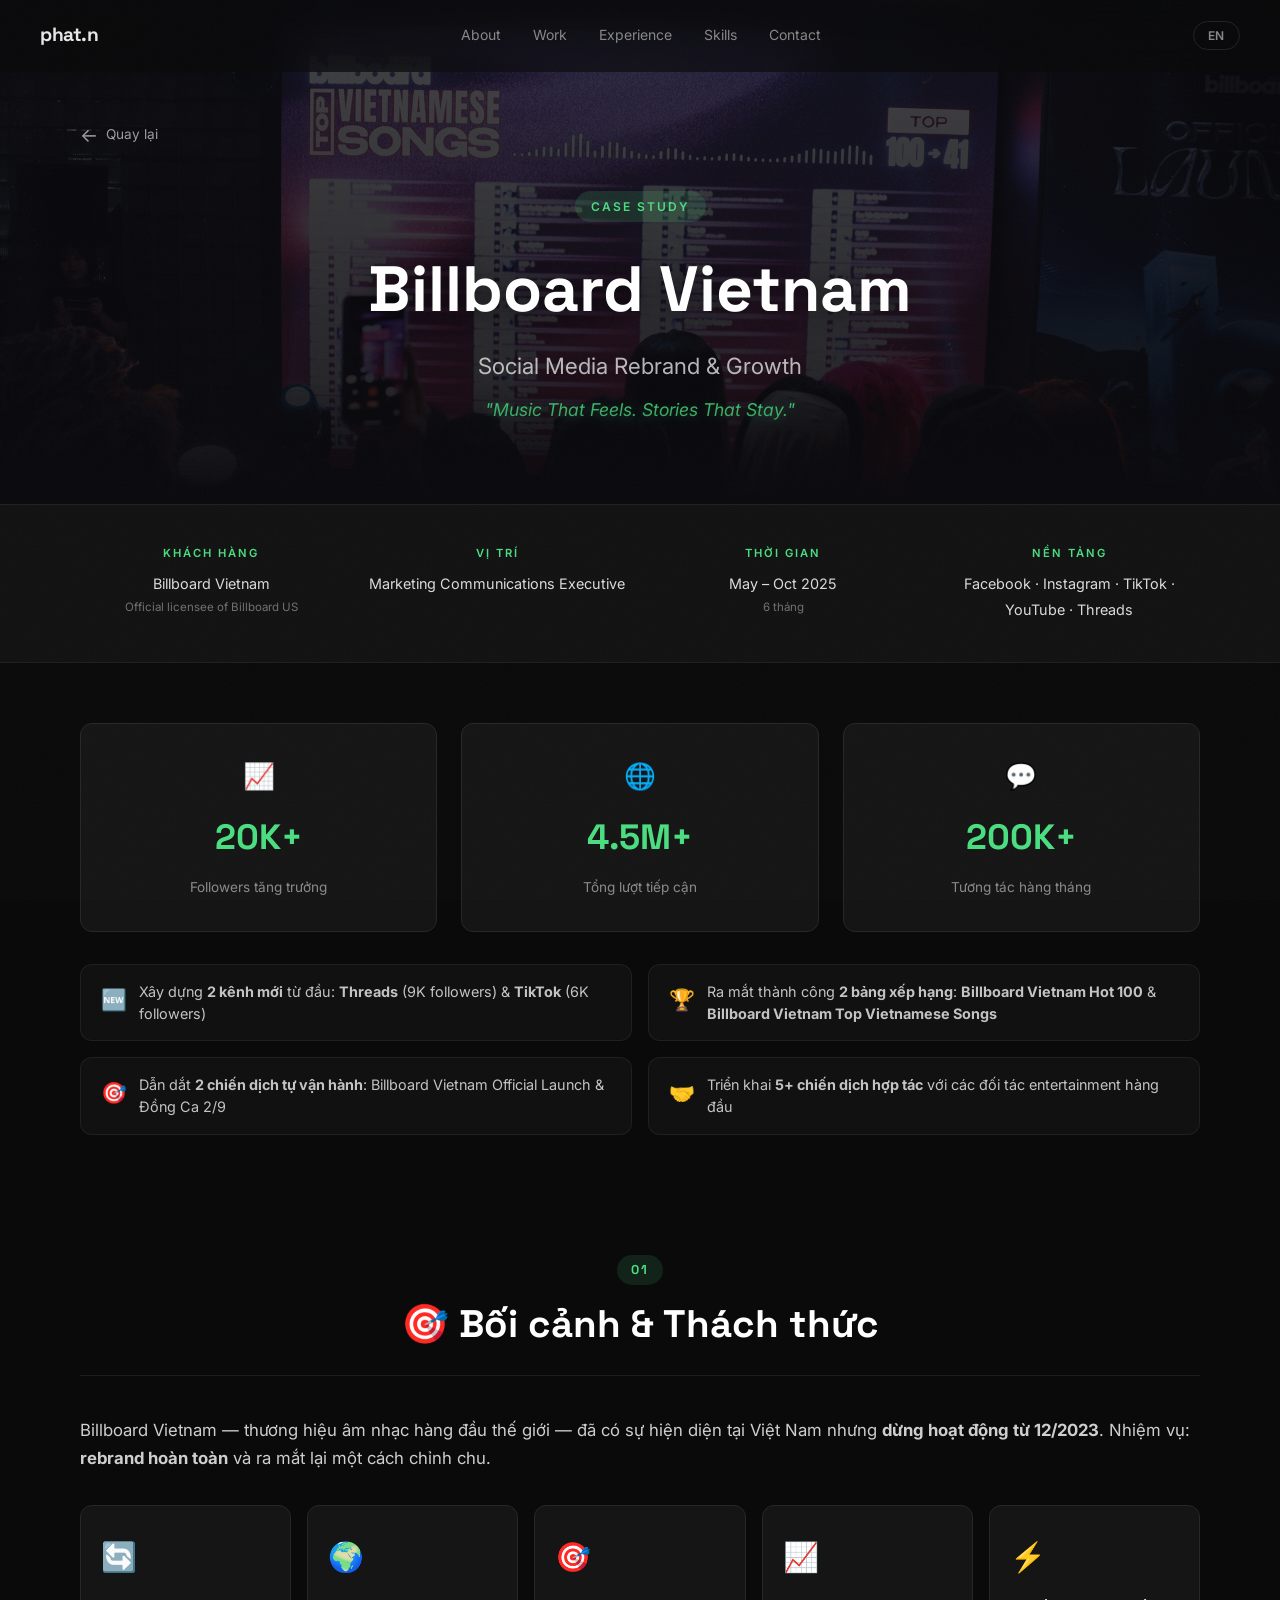
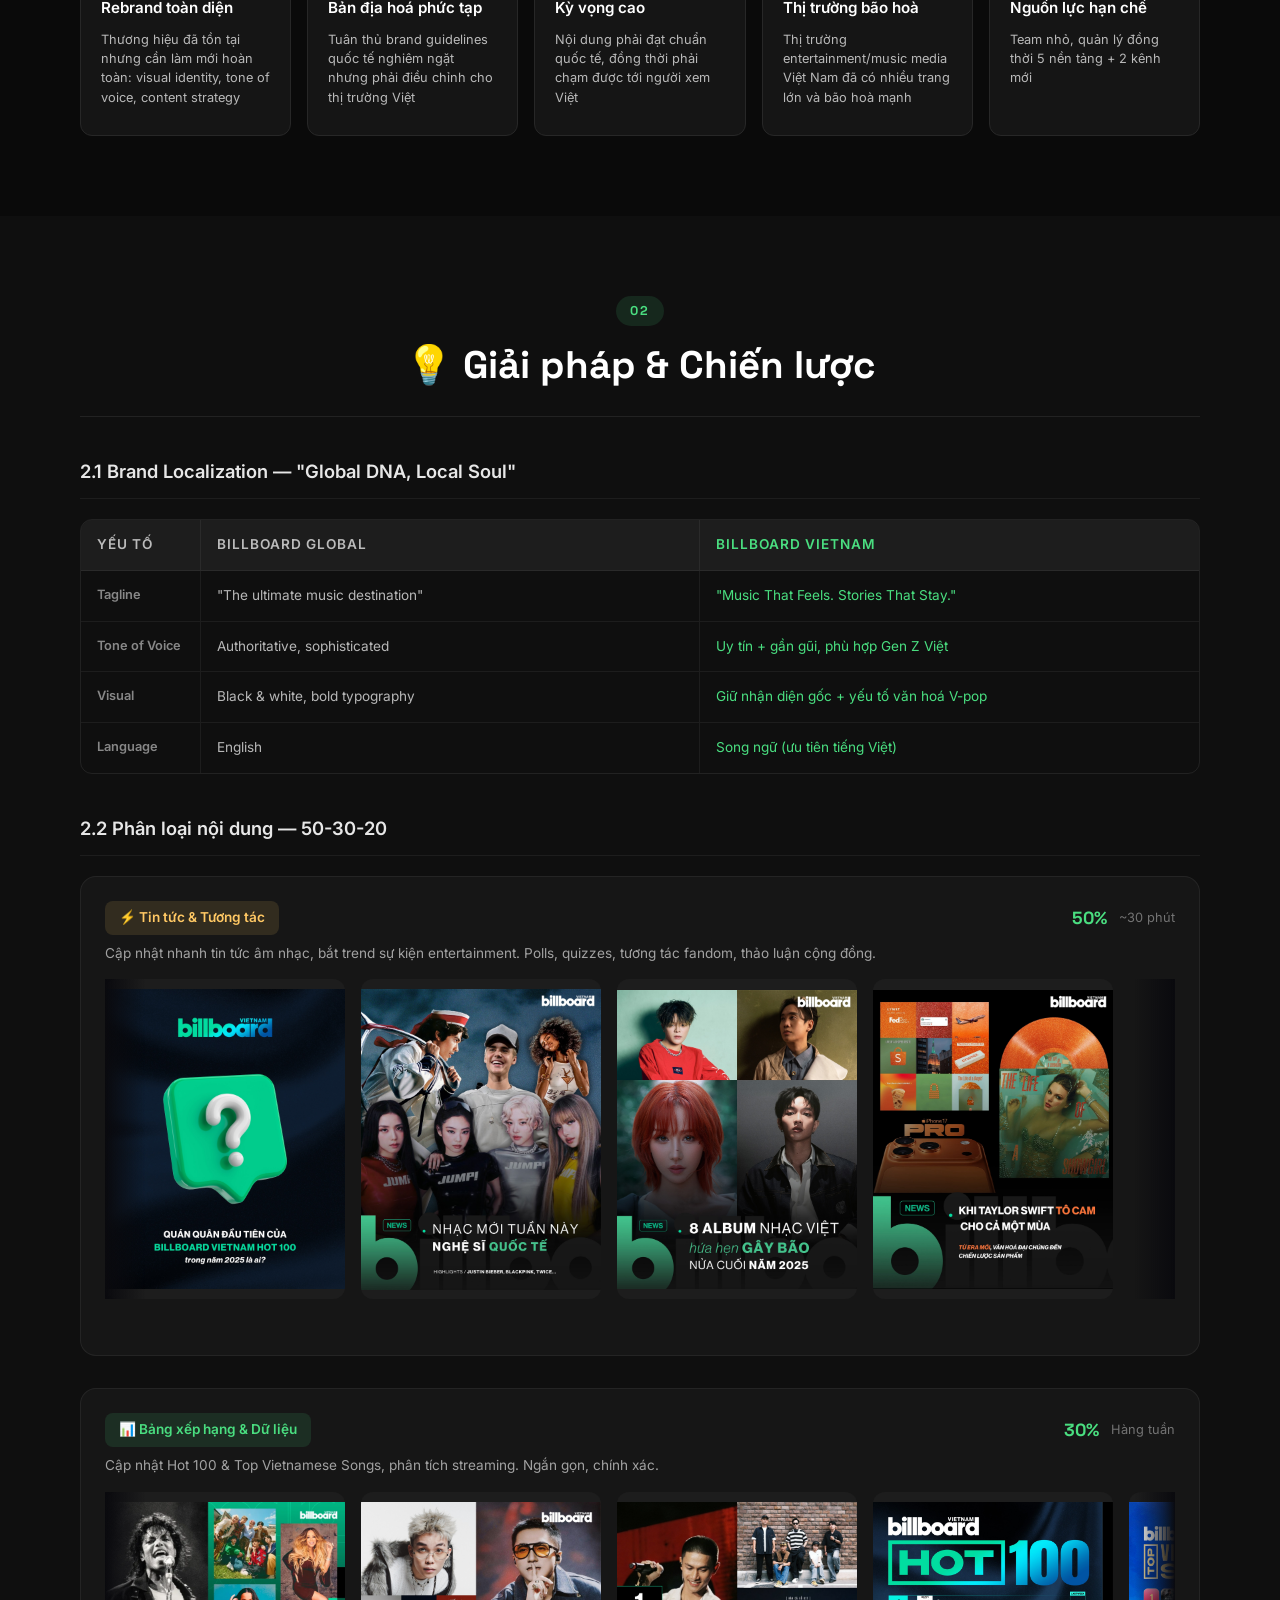
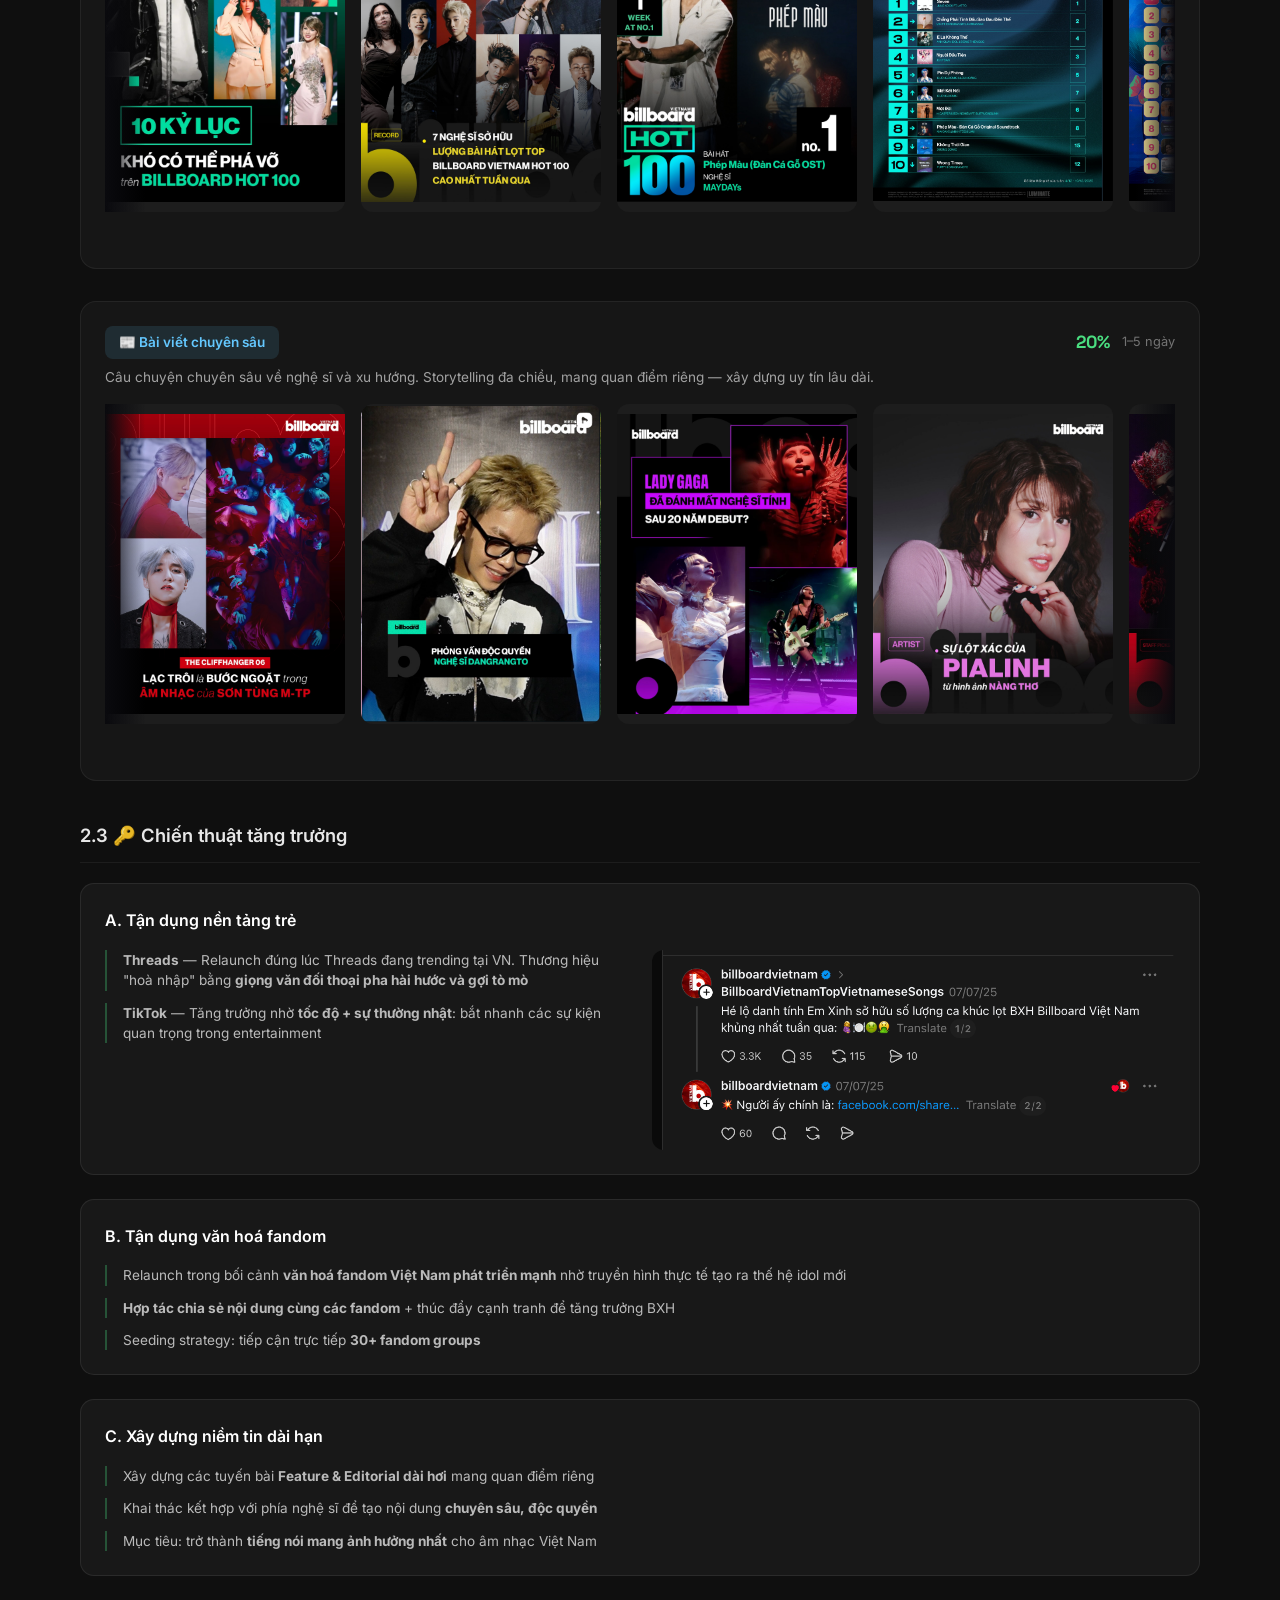
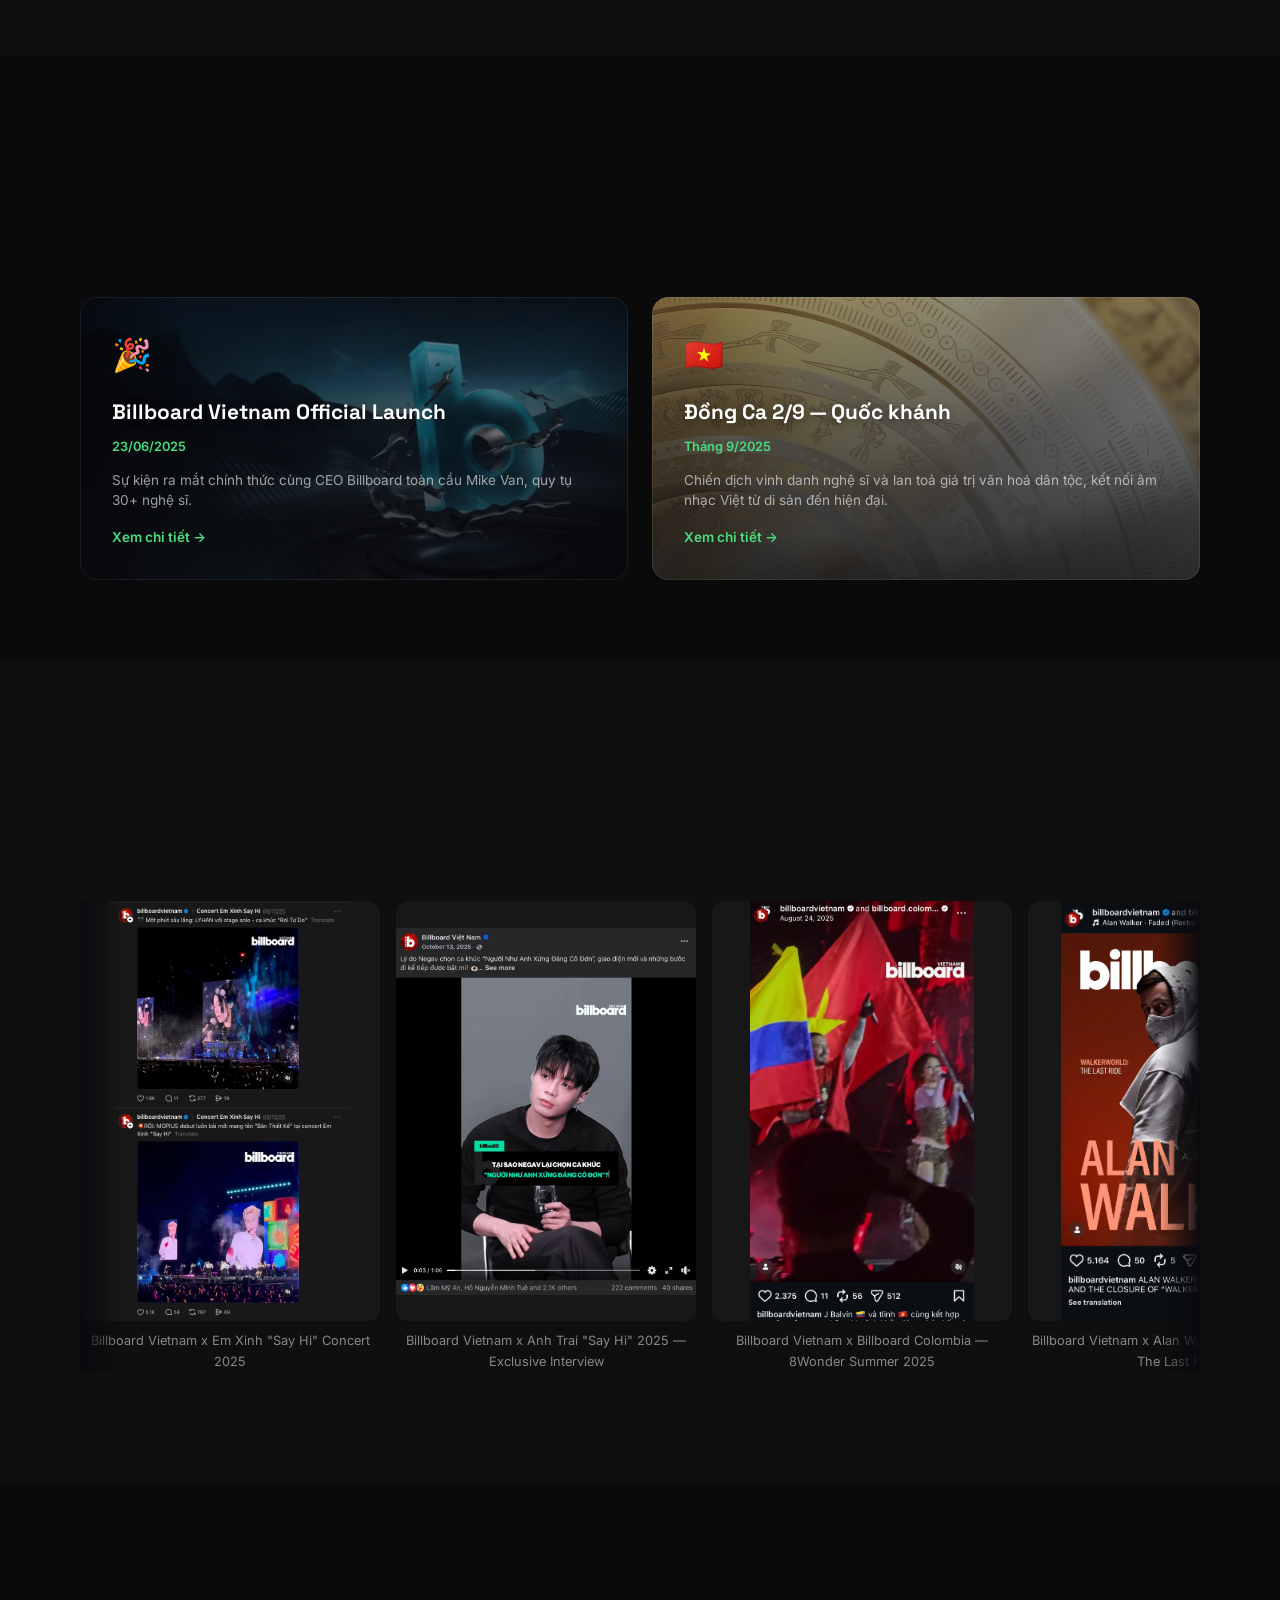
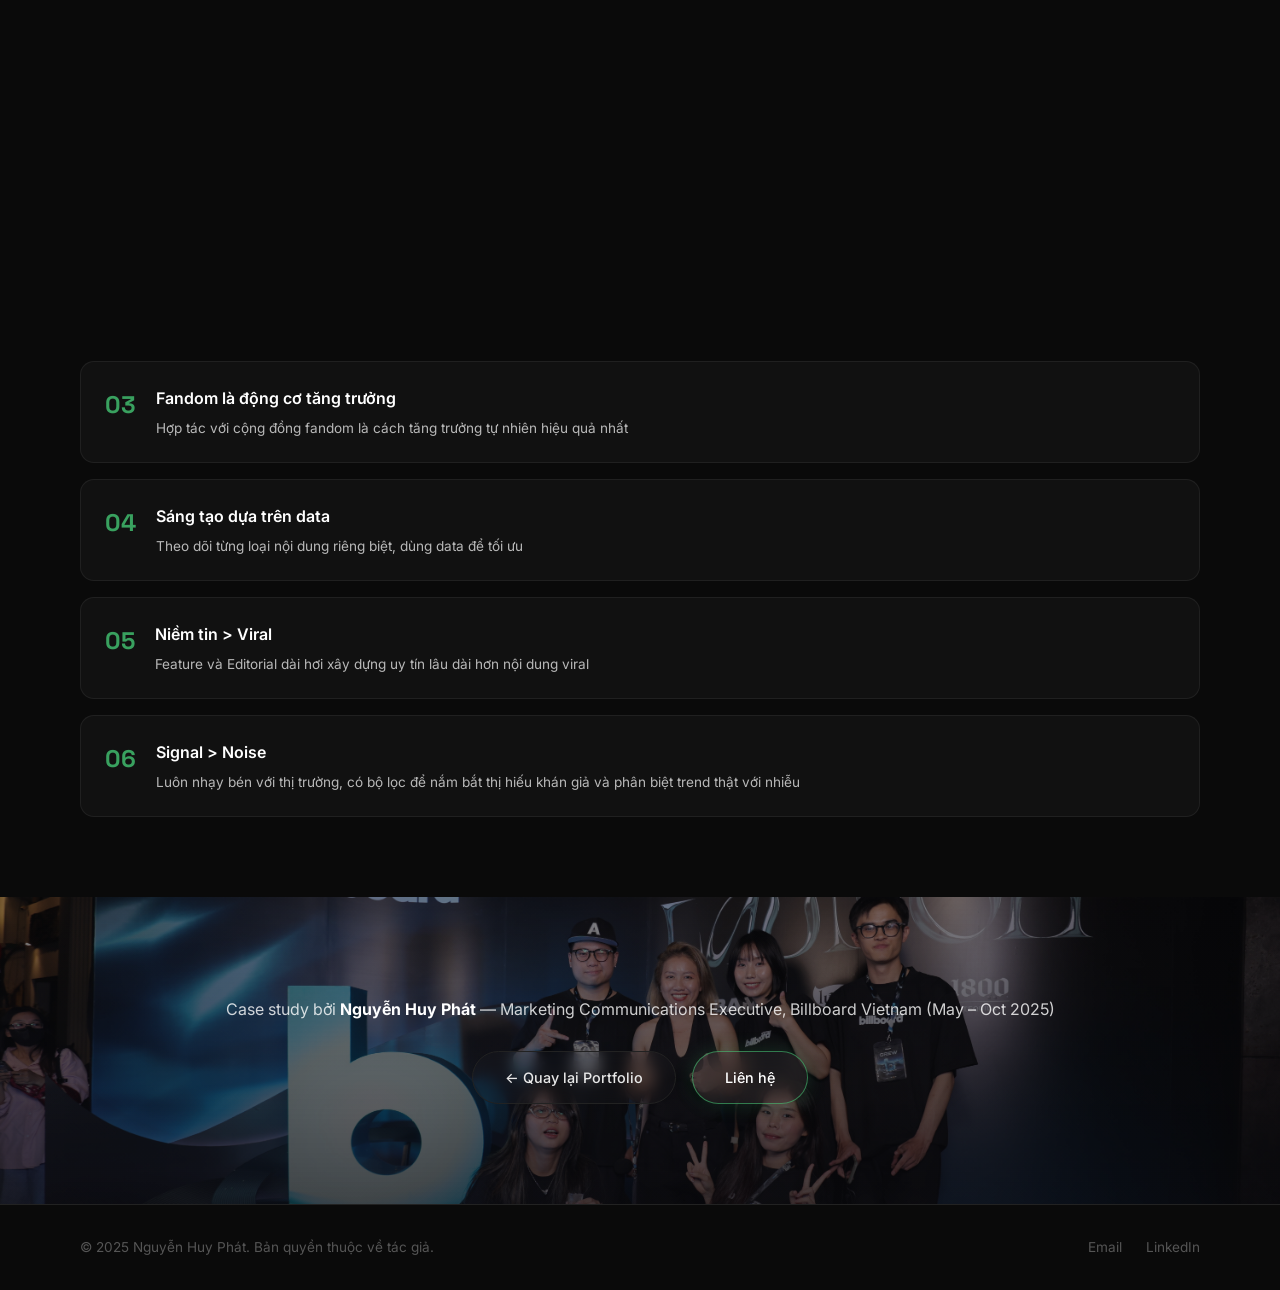
<file: billboard-vietnam.html>
<!DOCTYPE html>
<html lang="vi">
<head>
    <meta charset="UTF-8">
    <meta name="viewport" content="width=device-width, initial-scale=1.0">
    <title>Billboard Vietnam Case Study — Nguyen Huy Phat</title>
    <meta name="description" content="Case Study: Billboard Vietnam Social Media Rebrand & Growth — 20K followers, 4.5M reach trong 6 tháng.">
    <link rel="preconnect" href="https://fonts.googleapis.com">
    <link rel="preconnect" href="https://fonts.gstatic.com" crossorigin>
    <link href="https://fonts.googleapis.com/css2?family=Space+Grotesk:wght@300;400;500;600;700&family=Inter:wght@300;400;500;600;700&display=swap" rel="stylesheet">
    <link rel="stylesheet" href="style.css">
    <link rel="stylesheet" href="casestudy.css">
</head>
<body>

    <!-- Navigation -->
    <nav class="nav" id="nav">
        <a href="index.html" class="nav__logo">phat.n</a>
        <div class="nav__links">
            <a href="index.html#about" class="nav__link">About</a>
            <a href="index.html#case-studies" class="nav__link">Work</a>
            <a href="index.html#experience" class="nav__link">Experience</a>
            <a href="index.html#skills" class="nav__link">Skills</a>
            <a href="index.html#contact" class="nav__link">Contact</a>
        </div>
        <button class="nav__lang" onclick="toggleLang()" title="Switch to English">EN</button>
    </nav>

    <!-- Hero with background image -->
    <section class="cs-hero" style="background-image: url('assets/images/bbvn/header.jpg');">
        <div class="cs-hero__overlay"></div>
        <div class="container">
            <a href="index.html#case-studies" class="cs-hero__back"><span class="cs-hero__back-arrow">←</span> <span data-vi="Quay lại" data-en="Back to Work">Quay lại</span></a>
            <div class="cs-hero__header">
                <span class="cs-hero__label" data-vi="Case Study" data-en="Case Study">Case Study</span>
                <h1 class="cs-hero__title">Billboard Vietnam</h1>
                <p class="cs-hero__subtitle" data-vi="Social Media Rebrand &amp; Growth" data-en="Social Media Rebrand &amp; Growth">Social Media Rebrand & Growth</p>
                <p class="cs-hero__tagline">"Music That Feels. Stories That Stay."</p>
            </div>
        </div>
    </section>

    <!-- Tổng quan -->
    <section class="cs-overview">
        <div class="container">
            <div class="cs-overview__grid">
                <div class="cs-overview__item">
                    <span class="cs-overview__label" data-vi="Khách hàng" data-en="Client">Khách hàng</span>
                    <span class="cs-overview__value" data-vi="Billboard Vietnam<br><small>Official licensee of Billboard US</small>" data-en="Billboard Vietnam<br><small>Official licensee of Billboard US</small>" data-html="1">Billboard Vietnam<br><small>Official licensee of Billboard US</small></span>
                </div>
                <div class="cs-overview__item">
                    <span class="cs-overview__label" data-vi="Vị trí" data-en="Role">Vị trí</span>
                    <span class="cs-overview__value" data-vi="Marketing Communications Executive" data-en="Marketing Communications Executive">Marketing Communications Executive</span>
                </div>
                <div class="cs-overview__item">
                    <span class="cs-overview__label" data-vi="Thời gian" data-en="Duration">Thời gian</span>
                    <span class="cs-overview__value" data-vi="May – Oct 2025<br><small>6 tháng</small>" data-en="May – Oct 2025<br><small>6 months</small>" data-html="1">May – Oct 2025<br><small>6 tháng</small></span>
                </div>
                <div class="cs-overview__item">
                    <span class="cs-overview__label" data-vi="Nền tảng" data-en="Platforms">Nền tảng</span>
                    <span class="cs-overview__value" data-vi="Facebook · Instagram · TikTok · YouTube · Threads" data-en="Facebook · Instagram · TikTok · YouTube · Threads">Facebook · Instagram · TikTok · YouTube · Threads</span>
                </div>
            </div>
        </div>
    </section>

    <!-- FIXED: Thành tựu nổi bật — counter cards now use proper data attributes -->
    <section class="cs-results">
        <div class="container">
            <div class="cs-results__grid">
                <div class="cs-results__card" data-target="20000" data-suffix="+">
                    <span class="cs-results__icon">📈</span>
                    <span class="cs-results__number">0</span>
                    <span class="cs-results__label" data-vi="Followers tăng trưởng" data-en="Follower Growth">Followers tăng trưởng</span>
                </div>
                <div class="cs-results__card" data-target="4500000" data-suffix="+">
                    <span class="cs-results__icon">🌐</span>
                    <span class="cs-results__number">0</span>
                    <span class="cs-results__label" data-vi="Tổng lượt tiếp cận" data-en="Total Reach">Tổng lượt tiếp cận</span>
                </div>
                <div class="cs-results__card" data-target="200000" data-suffix="+">
                    <span class="cs-results__icon">💬</span>
                    <span class="cs-results__number">0</span>
                    <span class="cs-results__label" data-vi="Tương tác hàng tháng" data-en="Monthly Interactions">Tương tác hàng tháng</span>
                </div>
            </div>
            <div class="cs-results__highlights">
                <div class="cs-results__highlight">
                    <span class="cs-results__highlight-icon">🆕</span>
                    <p data-vi="Xây dựng <strong>2 kênh mới</strong> từ đầu: <strong>Threads</strong> (9K followers) &amp; <strong>TikTok</strong> (6K followers)" data-en="Built <strong>2 new channels</strong> from scratch: <strong>Threads</strong> (9K followers) &amp; <strong>TikTok</strong> (6K followers)" data-html="1">Xây dựng <strong>2 kênh mới</strong> từ đầu: <strong>Threads</strong> (9K followers) & <strong>TikTok</strong> (6K followers)</p>
                </div>
                <div class="cs-results__highlight">
                    <span class="cs-results__highlight-icon">🏆</span>
                    <p data-vi="Ra mắt thành công <strong>2 bảng xếp hạng</strong>: <strong>Billboard Vietnam Hot 100</strong> &amp; <strong>Billboard Vietnam Top Vietnamese Songs</strong>" data-en="Successfully launched <strong>2 charts</strong>: <strong>Billboard Vietnam Hot 100</strong> &amp; <strong>Billboard Vietnam Top Vietnamese Songs</strong>" data-html="1">Ra mắt thành công <strong>2 bảng xếp hạng</strong>: <strong>Billboard Vietnam Hot 100</strong> & <strong>Billboard Vietnam Top Vietnamese Songs</strong></p>
                </div>
                <div class="cs-results__highlight">
                    <span class="cs-results__highlight-icon">🎯</span>
                    <p data-vi="Dẫn dắt <strong>2 chiến dịch tự vận hành</strong>: Billboard Vietnam Official Launch &amp; Đồng Ca 2/9" data-en="Led <strong>2 owned campaigns</strong>: Billboard Vietnam Official Launch &amp; Đồng Ca 2/9" data-html="1">Dẫn dắt <strong>2 chiến dịch tự vận hành</strong>: Billboard Vietnam Official Launch & Đồng Ca 2/9</p>
                </div>
                <div class="cs-results__highlight">
                    <span class="cs-results__highlight-icon">🤝</span>
                    <p data-vi="Triển khai <strong>5+ chiến dịch hợp tác</strong> với các đối tác entertainment hàng đầu" data-en="Executed <strong>5+ partnership campaigns</strong> with top entertainment partners" data-html="1">Triển khai <strong>5+ chiến dịch hợp tác</strong> với các đối tác entertainment hàng đầu</p>
                </div>
            </div>
        </div>
    </section>

    <!-- 1. Bối cảnh & Thách thức -->
    <section class="cs-section" id="context">
        <div class="container">
            <div class="cs-section__header cs-section__header--center">
                <span class="cs-section__number">01</span>
                <h2 class="cs-section__title" data-vi="🎯 Bối cảnh &amp; Thách thức" data-en="🎯 Context &amp; Challenges">🎯 Bối cảnh & Thách thức</h2>
            </div>
            <div class="cs-section__body">
                <p class="cs-text--lead" data-vi="Billboard Vietnam — thương hiệu âm nhạc hàng đầu thế giới — đã có sự hiện diện tại Việt Nam nhưng <strong>dừng hoạt động từ 12/2023</strong>. Nhiệm vụ: <strong>rebrand hoàn toàn</strong> và ra mắt lại một cách chỉnh chu." data-en="Billboard Vietnam — the world's leading music brand — had a presence in Vietnam but <strong>ceased operations since 12/2023</strong>. Mission: <strong>complete rebrand</strong> and a polished relaunch." data-html="1">Billboard Vietnam — thương hiệu âm nhạc hàng đầu thế giới — đã có sự hiện diện tại Việt Nam nhưng <strong>dừng hoạt động từ 12/2023</strong>. Nhiệm vụ: <strong>rebrand hoàn toàn</strong> và ra mắt lại một cách chỉnh chu.</p>
                <div class="cs-challenges__grid cs-challenges__grid--row">
                    <div class="cs-challenge">
                        <span class="cs-challenge__icon">🔄</span>
                        <h4 data-vi="Rebrand toàn diện" data-en="Complete Rebrand">Rebrand toàn diện</h4>
                        <p data-vi="Thương hiệu đã tồn tại nhưng cần làm mới hoàn toàn: visual identity, tone of voice, content strategy" data-en="Brand already existed but needed a complete refresh: visual identity, tone of voice, content strategy">Thương hiệu đã tồn tại nhưng cần làm mới hoàn toàn: visual identity, tone of voice, content strategy</p>
                    </div>
                    <div class="cs-challenge">
                        <span class="cs-challenge__icon">🌍</span>
                        <h4 data-vi="Bản địa hoá phức tạp" data-en="Complex Localization">Bản địa hoá phức tạp</h4>
                        <p data-vi="Tuân thủ brand guidelines quốc tế nghiêm ngặt nhưng phải điều chỉnh cho thị trường Việt" data-en="Strict adherence to international brand guidelines while adapting for the Vietnamese market">Tuân thủ brand guidelines quốc tế nghiêm ngặt nhưng phải điều chỉnh cho thị trường Việt</p>
                    </div>
                    <div class="cs-challenge">
                        <span class="cs-challenge__icon">🎯</span>
                        <h4 data-vi="Kỳ vọng cao" data-en="High Expectations">Kỳ vọng cao</h4>
                        <p data-vi="Nội dung phải đạt chuẩn quốc tế, đồng thời phải chạm được tới người xem Việt" data-en="Content must meet international standards while resonating with Vietnamese audiences">Nội dung phải đạt chuẩn quốc tế, đồng thời phải chạm được tới người xem Việt</p>
                    </div>
                    <div class="cs-challenge">
                        <span class="cs-challenge__icon">📈</span>
                        <h4 data-vi="Thị trường bão hoà" data-en="Saturated Market">Thị trường bão hoà</h4>
                        <p data-vi="Thị trường entertainment/music media Việt Nam đã có nhiều trang lớn và bão hoà mạnh" data-en="Vietnam's entertainment/music media market already had many major players and was highly saturated">Thị trường entertainment/music media Việt Nam đã có nhiều trang lớn và bão hoà mạnh</p>
                    </div>
                    <div class="cs-challenge">
                        <span class="cs-challenge__icon">⚡</span>
                        <h4 data-vi="Nguồn lực hạn chế" data-en="Limited Resources">Nguồn lực hạn chế</h4>
                        <p data-vi="Team nhỏ, quản lý đồng thời 5 nền tảng + 2 kênh mới" data-en="Small team, managing 5 platforms + 2 new channels simultaneously">Team nhỏ, quản lý đồng thời 5 nền tảng + 2 kênh mới</p>
                    </div>
                </div>
            </div>
        </div>
    </section>

    <!-- 2. Giải pháp & Chiến lược -->
    <section class="cs-section cs-section--alt" id="strategy">
        <div class="container">
            <div class="cs-section__header cs-section__header--center">
                <span class="cs-section__number">02</span>
                <h2 class="cs-section__title" data-vi="💡 Giải pháp &amp; Chiến lược" data-en="💡 Solutions &amp; Strategy">💡 Giải pháp & Chiến lược</h2>
            </div>
            <div class="cs-section__body">

                <!-- 2.1 Brand Localization -->
                <h3 class="cs-subsection__title" data-vi="2.1 Brand Localization — &quot;Global DNA, Local Soul&quot;" data-en="2.1 Brand Localization — &quot;Global DNA, Local Soul&quot;">2.1 Brand Localization — "Global DNA, Local Soul"</h3>
                <div class="cs-comparison__table">
                    <div class="cs-comparison__row cs-comparison__row--header">
                        <span class="cs-comparison__cell" data-vi="Yếu tố" data-en="Element">Yếu tố</span>
                        <span class="cs-comparison__cell">Billboard Global</span>
                        <span class="cs-comparison__cell cs-comparison__cell--highlight">Billboard Vietnam</span>
                    </div>
                    <div class="cs-comparison__row">
                        <span class="cs-comparison__cell cs-comparison__cell--label">Tagline</span>
                        <span class="cs-comparison__cell">"The ultimate music destination"</span>
                        <span class="cs-comparison__cell cs-comparison__cell--highlight">"Music That Feels. Stories That Stay."</span>
                    </div>
                    <div class="cs-comparison__row">
                        <span class="cs-comparison__cell cs-comparison__cell--label">Tone of Voice</span>
                        <span class="cs-comparison__cell">Authoritative, sophisticated</span>
                        <span class="cs-comparison__cell cs-comparison__cell--highlight" data-vi="Uy tín + gần gũi, phù hợp Gen Z Việt" data-en="Authoritative + conversational, relatable to Vietnamese Gen Z">Uy tín + gần gũi, phù hợp Gen Z Việt</span>
                    </div>
                    <div class="cs-comparison__row">
                        <span class="cs-comparison__cell cs-comparison__cell--label">Visual</span>
                        <span class="cs-comparison__cell">Black & white, bold typography</span>
                        <span class="cs-comparison__cell cs-comparison__cell--highlight" data-vi="Giữ nhận diện gốc + yếu tố văn hoá V-pop" data-en="Retained core identity + V-pop culture elements">Giữ nhận diện gốc + yếu tố văn hoá V-pop</span>
                    </div>
                    <div class="cs-comparison__row">
                        <span class="cs-comparison__cell cs-comparison__cell--label">Language</span>
                        <span class="cs-comparison__cell">English</span>
                        <span class="cs-comparison__cell cs-comparison__cell--highlight" data-vi="Song ngữ (ưu tiên tiếng Việt)" data-en="Bilingual (Vietnamese primary)">Song ngữ (ưu tiên tiếng Việt)</span>
                    </div>
                </div>

                <!-- FEEDBACK: Merged 2.2 Pillars into 2.2 Content Types with new 50-30-20 ratio -->
                <h3 class="cs-subsection__title" data-vi="2.2 Phân loại nội dung — 50-30-20" data-en="2.2 Content Types — 50-30-20">2.2 Phân loại nội dung — 50-30-20</h3>
                <div class="cs-tiers-with-gallery">

                    <!-- Tier 1: News & Fan Interactive — 50% -->
                    <div class="cs-tier-block">
                        <div class="cs-tier">
                            <div class="cs-tier__header">
                                <span class="cs-tier__badge cs-tier__badge--premium" data-vi="⚡ Tin tức &amp; Tương tác" data-en="⚡ News &amp; Fan Interactive">⚡ Tin tức & Tương tác</span>
                                <span class="cs-tier__pct">50%</span>
                                <span class="cs-tier__speed" data-vi="~30 phút" data-en="~30 min">~30 phút</span>
                            </div>
                            <p data-vi="Cập nhật nhanh tin tức âm nhạc, bắt trend sự kiện entertainment. Polls, quizzes, tương tác fandom, thảo luận cộng đồng." data-en="Quick music news updates, trend-catching entertainment events. Polls, quizzes, fandom engagement, community discussions.">Cập nhật nhanh tin tức âm nhạc, bắt trend sự kiện entertainment. Polls, quizzes, tương tác fandom, thảo luận cộng đồng.</p>
                        </div>
                        <div class="swipe-gallery swipe-gallery--compact">
                            <div class="swipe-gallery__track">
                                <div class="swipe-gallery__slide"><img src="assets/images/bbvn/news-series2.jpg" alt="News — Cập nhật tin tức âm nhạc" loading="lazy"></div>
                                <div class="swipe-gallery__slide"><img src="assets/images/bbvn/news-series3.jpg" alt="Fan Interactive content" loading="lazy"></div>
                                <div class="swipe-gallery__slide"><img src="assets/images/bbvn/news-series4.jpg" alt="Breaking news" loading="lazy"></div>
                                <div class="swipe-gallery__slide"><img src="assets/images/bbvn/news-series5.jpg" alt="Trending news" loading="lazy"></div>
                            </div>
                        </div>
                    </div>

                    <!-- Tier 2: Charts & Data — 30% -->
                    <div class="cs-tier-block">
                        <div class="cs-tier">
                            <div class="cs-tier__header">
                                <span class="cs-tier__badge" data-vi="📊 Bảng xếp hạng &amp; Dữ liệu" data-en="📊 Charts &amp; Data">📊 Bảng xếp hạng & Dữ liệu</span>
                                <span class="cs-tier__pct">30%</span>
                                <span class="cs-tier__speed" data-vi="Hàng tuần" data-en="Weekly">Hàng tuần</span>
                            </div>
                            <p data-vi="Cập nhật Hot 100 &amp; Top Vietnamese Songs, phân tích streaming. Ngắn gọn, chính xác." data-en="Hot 100 &amp; Top Vietnamese Songs updates, streaming analysis. Concise and accurate.">Cập nhật Hot 100 & Top Vietnamese Songs, phân tích streaming. Ngắn gọn, chính xác.</p>
                        </div>
                        <div class="swipe-gallery swipe-gallery--compact">
                            <div class="swipe-gallery__track">
                                <div class="swipe-gallery__slide"><img src="assets/images/bbvn/chart-series2.jpg" alt="Billboard Vietnam Hot 100" loading="lazy"></div>
                                <div class="swipe-gallery__slide"><img src="assets/images/bbvn/chart-series3.jpg" alt="Top Vietnamese Songs" loading="lazy"></div>
                                <div class="swipe-gallery__slide"><img src="assets/images/bbvn/chart-series4.jpg" alt="Chart spotlight" loading="lazy"></div>
                                <div class="swipe-gallery__slide"><img src="assets/images/bbvn/chart-series5.jpg" alt="Chart trend analysis" loading="lazy"></div>
                                <div class="swipe-gallery__slide"><img src="assets/images/bbvn/chart-series6.jpg" alt="Chart insights" loading="lazy"></div>
                            </div>
                        </div>
                    </div>

                    <!-- Tier 3: Feature & Editorial — 20% -->
                    <div class="cs-tier-block">
                        <div class="cs-tier">
                            <div class="cs-tier__header">
                                <span class="cs-tier__badge cs-tier__badge--accent" data-vi="📰 Bài viết chuyên sâu" data-en="📰 Feature &amp; Editorial">📰 Bài viết chuyên sâu</span>
                                <span class="cs-tier__pct">20%</span>
                                <span class="cs-tier__speed" data-vi="1–5 ngày" data-en="1–5 days">1–5 ngày</span>
                            </div>
                            <p data-vi="Câu chuyện chuyên sâu về nghệ sĩ và xu hướng. Storytelling đa chiều, mang quan điểm riêng — xây dựng uy tín lâu dài." data-en="In-depth stories about artists and trends. Multi-dimensional storytelling with unique perspectives — building long-term authority." data-vi="Câu chuyện chuyên sâu về nghệ sĩ và xu hướng. Storytelling đa chiều, mang quan điểm riêng — xây dựng uy tín lâu dài." data-en="In-depth stories about artists and trends. Multi-dimensional storytelling with unique perspectives — building long-term authority.">Câu chuyện chuyên sâu về nghệ sĩ và xu hướng. Storytelling đa chiều, mang quan điểm riêng — xây dựng uy tín lâu dài.</p>
                        </div>
                        <div class="swipe-gallery swipe-gallery--compact">
                            <div class="swipe-gallery__track">
                                <div class="swipe-gallery__slide"><img src="assets/images/bbvn/editorial-series1.jpg" alt="Editorial deep-dive" loading="lazy"></div>
                                <div class="swipe-gallery__slide"><img src="assets/images/bbvn/editorial-series2.png" alt="Feature story" loading="lazy"></div>
                                <div class="swipe-gallery__slide"><img src="assets/images/bbvn/editorial-series3.jpg" alt="Long-form editorial" loading="lazy"></div>
                                <div class="swipe-gallery__slide"><img src="assets/images/bbvn/editorial-series4.jpg" alt="Artist feature" loading="lazy"></div>
                                <div class="swipe-gallery__slide"><img src="assets/images/bbvn/editorial-series5.jpg" alt="In-depth analysis" loading="lazy"></div>
                            </div>
                        </div>
                    </div>
                </div>

                <!-- 2.3 Key Growth Hacks -->
                <h3 class="cs-subsection__title" data-vi="2.3 🔑 Chiến thuật tăng trưởng" data-en="2.3 🔑 Key Growth Hacks">2.3 🔑 Chiến thuật tăng trưởng</h3>
                <div class="cs-growth">
                    <div class="cs-growth__block">
                        <h4 class="cs-growth__heading" data-vi="A. Tận dụng nền tảng trẻ" data-en="A. Leveraging emerging platforms">A. Tận dụng nền tảng trẻ</h4>
                        <div class="cs-growth__content">
                            <div class="cs-growth__text">
                                <div class="cs-growth__point" data-vi="<strong>Threads</strong> — Relaunch đúng lúc Threads đang trending tại VN. Thương hiệu &quot;hoà nhập&quot; bằng <strong>giọng văn đối thoại pha hài hước và gợi tò mò</strong>" data-en="<strong>Threads</strong> — Relaunched right as Threads was trending in VN. Brand &quot;blended in&quot; with a <strong>conversational voice mixing humor and curiosity</strong>" data-html="1"><strong>Threads</strong> — Relaunch đúng lúc Threads đang trending tại VN. Thương hiệu "hoà nhập" bằng <strong>giọng văn đối thoại pha hài hước và gợi tò mò</strong></div>
                                <div class="cs-growth__point" data-vi="<strong>TikTok</strong> — Tăng trưởng nhờ <strong>tốc độ + sự thường nhật</strong>: bắt nhanh các sự kiện quan trọng trong entertainment" data-en="<strong>TikTok</strong> — Growth through <strong>speed + everyday presence</strong>: quickly catching key entertainment events" data-html="1"><strong>TikTok</strong> — Tăng trưởng nhờ <strong>tốc độ + sự thường nhật</strong>: bắt nhanh các sự kiện quan trọng trong entertainment</div>
                            </div>
                            <div class="cs-growth__visual">
                                <img src="assets/images/bbvn/platforms.png" alt="Growth strategy — Threads & TikTok" loading="lazy" style="width:100%;border-radius:12px;">
                            </div>
                        </div>
                    </div>
                    <div class="cs-growth__block">
                        <h4 class="cs-growth__heading" data-vi="B. Tận dụng văn hoá fandom" data-en="B. Leveraging fandom culture">B. Tận dụng văn hoá fandom</h4>
                        <div class="cs-growth__text">
                            <div class="cs-growth__point" data-vi="Relaunch trong bối cảnh <strong>văn hoá fandom Việt Nam phát triển mạnh</strong> nhờ truyền hình thực tế tạo ra thế hệ idol mới" data-en="Relaunched amid <strong>Vietnam's booming fandom culture</strong> driven by reality TV creating a new generation of idols" data-html="1">Relaunch trong bối cảnh <strong>văn hoá fandom Việt Nam phát triển mạnh</strong> nhờ truyền hình thực tế tạo ra thế hệ idol mới</div>
                            <div class="cs-growth__point" data-vi="<strong>Hợp tác chia sẻ nội dung cùng các fandom</strong> + thúc đẩy cạnh tranh để tăng trưởng BXH" data-en="<strong>Collaborated on content sharing with fandoms</strong> + encouraged competition to grow chart rankings" data-html="1"><strong>Hợp tác chia sẻ nội dung cùng các fandom</strong> + thúc đẩy cạnh tranh để tăng trưởng BXH</div>
                            <div class="cs-growth__point" data-vi="Seeding strategy: tiếp cận trực tiếp <strong>30+ fandom groups</strong>" data-en="Seeding strategy: directly reaching <strong>30+ fandom groups</strong>" data-html="1">Seeding strategy: tiếp cận trực tiếp <strong>30+ fandom groups</strong></div>
                        </div>
                    </div>
                    <div class="cs-growth__block">
                        <h4 class="cs-growth__heading" data-vi="C. Xây dựng niềm tin dài hạn" data-en="C. Building long-term audience trust">C. Xây dựng niềm tin dài hạn</h4>
                        <div class="cs-growth__text">
                            <div class="cs-growth__point" data-vi="Xây dựng các tuyến bài <strong>Feature &amp; Editorial dài hơi</strong> mang quan điểm riêng" data-en="Built <strong>long-form Feature &amp; Editorial series</strong> with unique perspectives" data-html="1">Xây dựng các tuyến bài <strong>Feature & Editorial dài hơi</strong> mang quan điểm riêng</div>
                            <div class="cs-growth__point" data-vi="Khai thác kết hợp với phía nghệ sĩ để tạo nội dung <strong>chuyên sâu, độc quyền</strong>" data-en="Collaborated with artist teams to create <strong>in-depth, exclusive content</strong>" data-html="1">Khai thác kết hợp với phía nghệ sĩ để tạo nội dung <strong>chuyên sâu, độc quyền</strong></div>
                            <div class="cs-growth__point" data-vi="Mục tiêu: trở thành <strong>tiếng nói mang ảnh hưởng nhất</strong> cho âm nhạc Việt Nam" data-en="Goal: become the <strong>most influential voice</strong> for Vietnamese music" data-html="1">Mục tiêu: trở thành <strong>tiếng nói mang ảnh hưởng nhất</strong> cho âm nhạc Việt Nam</div>
                        </div>
                    </div>
                </div>
            </div>
        </div>
    </section>

    <!-- FEEDBACK: Campaign cards with background images -->
    <section class="cs-section" id="campaigns">
        <div class="container">
            <div class="cs-section__header cs-section__header--center">
                <span class="cs-section__number">03</span>
                <h2 class="cs-section__title" data-vi="🚀 Chiến dịch nổi bật" data-en="🚀 Featured Campaigns">🚀 Chiến dịch nổi bật</h2>
            </div>
            <div class="cs-section__body">
                <div class="cs-campaigns__cards">
                    <div class="cs-campaign-card" onclick="openCampaignModal('launch')" style="background-image: url('assets/images/bbvn/bg-official-launch.jpeg');">
                        <div class="cs-campaign-card__overlay"></div>
                        <div class="cs-campaign-card__inner">
                            <div class="cs-campaign-card__badge">🎉</div>
                            <h3 class="cs-campaign-card__title">Billboard Vietnam Official Launch</h3>
                            <p class="cs-campaign-card__date" data-vi="23/06/2025" data-en="Jun 23, 2025">23/06/2025</p>
                            <p class="cs-campaign-card__desc" data-vi="Sự kiện ra mắt chính thức cùng CEO Billboard toàn cầu Mike Van, quy tụ 30+ nghệ sĩ." data-en="Official launch event hosted by Billboard global CEO Mike Van, featuring 30+ artists.">Sự kiện ra mắt chính thức cùng CEO Billboard toàn cầu Mike Van, quy tụ 30+ nghệ sĩ.</p>
                            <span class="cs-campaign-card__cta" data-vi="Xem chi tiết →" data-en="View details →">Xem chi tiết →</span>
                        </div>
                    </div>
                    <div class="cs-campaign-card" onclick="openCampaignModal('dongca')" style="background-image: url('assets/images/bbvn/bg-dongca.jpeg');">
                        <div class="cs-campaign-card__overlay"></div>
                        <div class="cs-campaign-card__inner">
                            <div class="cs-campaign-card__badge">🇻🇳</div>
                            <h3 class="cs-campaign-card__title" data-vi="Đồng Ca 2/9 — Quốc khánh" data-en="Đồng Ca 2/9 — National Day">Đồng Ca 2/9 — Quốc khánh</h3>
                            <p class="cs-campaign-card__date" data-vi="Tháng 9/2025" data-en="Sep 2025">Tháng 9/2025</p>
                            <p class="cs-campaign-card__desc" data-vi="Chiến dịch vinh danh nghệ sĩ và lan toả giá trị văn hoá dân tộc, kết nối âm nhạc Việt từ di sản đến hiện đại." data-en="Campaign honoring artists and spreading national cultural values, connecting Vietnamese music from heritage to modernity.">Chiến dịch vinh danh nghệ sĩ và lan toả giá trị văn hoá dân tộc, kết nối âm nhạc Việt từ di sản đến hiện đại.</p>
                            <span class="cs-campaign-card__cta" data-vi="Xem chi tiết →" data-en="View details →">Xem chi tiết →</span>
                        </div>
                    </div>
                </div>
            </div>
        </div>
    </section>

    <!-- Modal: Official Launch -->
    <div class="cs-modal" id="modal-launch">
        <div class="cs-modal__backdrop" onclick="closeCampaignModal('launch')"></div>
        <div class="cs-modal__content">
            <button class="cs-modal__close" onclick="closeCampaignModal('launch')">✕</button>
            <div class="cs-campaign" id="campaign-launch">
                <div class="cs-campaign__header">
                    <h3 class="cs-campaign__title" data-vi="🎉 Billboard Vietnam Official Launch" data-en="🎉 Billboard Vietnam Official Launch">🎉 Billboard Vietnam Official Launch</h3>
                    <span class="cs-campaign__date" data-vi="23/06/2025" data-en="Jun 23, 2025">23/06/2025</span>
                </div>
                <div class="cs-campaign__overview">
                    <p class="cs-text--lead" data-vi="Sự kiện ra mắt chính thức Billboard Vietnam, hosted bởi <strong>Billboard CEO toàn cầu Mike Van</strong>, quy tụ <strong>30+ nghệ sĩ</strong>." data-en="Official Billboard Vietnam launch event, hosted by <strong>Billboard Global CEO Mike Van</strong>, featuring <strong>30+ artists</strong>." data-html="1">Sự kiện ra mắt chính thức Billboard Vietnam, hosted bởi <strong>Billboard CEO toàn cầu Mike Van</strong>, quy tụ <strong>30+ nghệ sĩ</strong>.</p>
                </div>

                <div class="cs-campaign__objectives">
                    <h4 data-vi="2 Mục tiêu chính" data-en="2 Main Objectives">2 Mục tiêu chính</h4>
                    <div class="cs-objectives__grid">
                        <div class="cs-objective"><span class="cs-objective__num">01</span><p><strong data-vi="Thông báo sự trở lại chính thức" data-en="Announcing the official return">Thông báo sự trở lại chính thức</strong> <span data-vi="của Billboard Vietnam cùng nhiệm vụ và hoạt động trong thời gian tới" data-en="of Billboard Vietnam along with its mission and upcoming activities">của Billboard Vietnam cùng nhiệm vụ và hoạt động trong thời gian tới</span></p></div>
                        <div class="cs-objective"><span class="cs-objective__num">02</span><p><strong data-vi="Công bố bảng xếp hạng Billboard Vietnam Top Vietnamese Songs" data-en="Announcing the Billboard Vietnam Top Vietnamese Songs chart">Công bố bảng xếp hạng Billboard Vietnam Top Vietnamese Songs</strong> <span data-vi="— BXH dành riêng cho thị trường Việt Nam" data-en="— a chart exclusively for the Vietnamese market">— BXH dành riêng cho thị trường Việt Nam</span></p></div>
                    </div>
                </div>

                <div class="cs-campaign__pillars">
                    <h4 data-vi="Trụ cột nội dung" data-en="Key Content Pillars">Trụ cột nội dung</h4>
                    <div class="cs-pillars-row">
                        <div class="cs-pillar-card">
                            <span class="cs-pillar-card__icon">🎤</span>
                            <h5 data-vi="Được tôn vinh — Nghệ sĩ" data-en="Being Honored — Artist">Được tôn vinh — Nghệ sĩ</h5>
                            <p data-vi="30+ nghệ sĩ đến sự kiện để được tôn vinh bởi BXH uy tín nhất toàn cầu" data-en="30+ artists attended the event to be honored by the world's most prestigious chart">30+ nghệ sĩ đến sự kiện để được tôn vinh bởi BXH uy tín nhất toàn cầu</p>
                            <span class="cs-pillar-card__goal">Awareness</span>
                        </div>
                        <div class="cs-pillar-card">
                            <span class="cs-pillar-card__icon">📊</span>
                            <h5 data-vi="Mở ra sân chơi mới — Bảng xếp hạng" data-en="A New Arena — Chart">Mở ra sân chơi mới — Bảng xếp hạng</h5>
                            <p data-vi="Sân chơi mới đầy cạnh tranh và danh giá, nhiều nghệ sĩ bạn yêu thích đã tham gia" data-en="A competitive and prestigious new arena, with many beloved artists already participating">Sân chơi mới đầy cạnh tranh và danh giá, nhiều nghệ sĩ bạn yêu thích đã tham gia</p>
                            <span class="cs-pillar-card__goal">Engage</span>
                        </div>
                        <div class="cs-pillar-card">
                            <span class="cs-pillar-card__icon">🎙️</span>
                            <h5 data-vi="Khai thác, đào sâu — Phỏng vấn" data-en="Deep Dive — Interview">Khai thác, đào sâu — Phỏng vấn</h5>
                            <p data-vi="Bên ngoài thành tích, là bản sắc của 30+ nghệ sĩ — khai thác cá tính &amp; câu chuyện" data-en="Beyond achievements, the identity of 30+ artists — exploring their personalities &amp; stories">Bên ngoài thành tích, là bản sắc của 30+ nghệ sĩ — khai thác cá tính & câu chuyện</p>
                            <span class="cs-pillar-card__goal">Engage</span>
                        </div>
                    </div>
                </div>

                <div class="cs-campaign__timeline">
                    <h4 data-vi="Lịch trình chiến dịch" data-en="Campaign Timeline">Lịch trình chiến dịch</h4>
                    <div class="cs-phase-timeline">
                        <div class="cs-phase">
                            <div class="cs-phase__header"><span class="cs-phase__badge">PRE-EVENT</span><span class="cs-phase__dates">18/06 – 22/06</span></div>
                            <div class="cs-phase__goal" data-vi="Awareness — Tạo buzz, công bố line-up, seeding" data-en="Awareness — Create buzz, announce line-up, seeding">Awareness — Tạo buzz, công bố line-up, seeding</div>
                            <div class="swipe-gallery swipe-gallery--compact">
                                <div class="swipe-gallery__track">
                                    <div class="swipe-gallery__slide"><img src="assets/images/bbvn/preevent-2026-03-16_at_2.23.40_pm.png" alt="Announcement" loading="lazy"></div>
                                    <div class="swipe-gallery__slide"><img src="assets/images/bbvn/preevent-2026-03-16_at_3.03.36_pm.png" alt="Hint System" loading="lazy"></div>
                                    <div class="swipe-gallery__slide"><img src="assets/images/bbvn/preevent-2026-03-16_at_3.04.00_pm.png" alt="Line-up Reveal" loading="lazy"></div>
                                </div>
                            </div>
                        </div>
                        <div class="cs-phase">
                            <div class="cs-phase__header"><span class="cs-phase__badge cs-phase__badge--live">ON-EVENT</span><span class="cs-phase__dates">23/06</span></div>
                            <div class="cs-phase__goal" data-vi="Conversion — Real-time, chart reveal, performances" data-en="Conversion — Real-time, chart reveal, performances">Conversion — Real-time, chart reveal, performances</div>
                            <div class="swipe-gallery swipe-gallery--compact">
                                <div class="swipe-gallery__track">
                                    <div class="swipe-gallery__slide"><img src="assets/images/bbvn/onevent-2026-03-16_at_3.04.51_pm.png" alt="Real-time Coverage" loading="lazy"></div>
                                    <div class="swipe-gallery__slide"><img src="assets/images/bbvn/onevent-2026-03-16_at_3.05.11_pm.png" alt="Performance" loading="lazy"></div>
                                    <div class="swipe-gallery__slide"><img src="assets/images/bbvn/onevent-2026-03-16_at_3.05.22_pm.png" alt="Chart Reveal" loading="lazy"></div>
                                    <div class="swipe-gallery__slide"><img src="assets/images/bbvn/onevent-2026-03-16_at_3.05.52_pm.png" alt="Artist Moments" loading="lazy"></div>
                                    <div class="swipe-gallery__slide"><img src="assets/images/bbvn/onevent-2026-03-16_at_3.14.53_pm.png" alt="Event Highlights" loading="lazy"></div>
                                </div>
                            </div>
                        </div>
                        <div class="cs-phase">
                            <div class="cs-phase__header"><span class="cs-phase__badge cs-phase__badge--post">AFTER-EVENT</span><span class="cs-phase__dates">24/06 – 30/06</span></div>
                            <div class="cs-phase__goal" data-vi="Engagement — Tóm tắt, phỏng vấn, video" data-en="Engagement — Recaps, interviews, videos">Engagement — Tóm tắt, phỏng vấn, video</div>
                            <div class="swipe-gallery swipe-gallery--compact">
                                <div class="swipe-gallery__track">
                                    <div class="swipe-gallery__slide"><img src="assets/images/bbvn/afterevent-2026-03-16_at_2.45.48_pm.png" alt="Event Recap" loading="lazy"></div>
                                    <div class="swipe-gallery__slide"><img src="assets/images/bbvn/afterevent-2026-03-16_at_2.45.53_pm.png" alt="Artist Interview" loading="lazy"></div>
                                    <div class="swipe-gallery__slide"><img src="assets/images/bbvn/afterevent-2026-03-16_at_2.46.00_pm.png" alt="Live Performance" loading="lazy"></div>
                                    <div class="swipe-gallery__slide"><img src="assets/images/bbvn/afterevent-2026-03-16_at_3.15.49_pm.png" alt="Chart Content" loading="lazy"></div>
                                    <div class="swipe-gallery__slide"><img src="assets/images/bbvn/afterevent-2026-03-16_at_3.16.11_pm.png" alt="Interview Deep-dive" loading="lazy"></div>
                                    <div class="swipe-gallery__slide"><img src="assets/images/bbvn/afterevent-2026-03-16_at_3.16.41_pm.png" alt="Performance Recap" loading="lazy"></div>
                                    <div class="swipe-gallery__slide"><img src="assets/images/bbvn/afterevent-2026-03-16_at_3.19.05_pm.png" alt="Media Coverage" loading="lazy"></div>
                                    <div class="swipe-gallery__slide"><img src="assets/images/bbvn/afterevent-2026-03-16_at_3.25.44_pm.png" alt="Campaign Wrap-up" loading="lazy"></div>
                                </div>
                            </div>
                        </div>
                    </div>
                </div>

                <div class="cs-campaign__amplification">
                    <h4 data-vi="Chiến lược khuếch đại" data-en="Amplification Strategy">Chiến lược khuếch đại</h4>
                    <div class="cs-amp__grid">
                        <div class="cs-amp__item"><h5>📰 Media</h5><p data-vi="Seeding 3 góc: BXH ra mắt, sự kiện, nghệ sĩ" data-en="Seeding 3 angles: chart launch, event, artists">Seeding 3 góc: BXH ra mắt, sự kiện, nghệ sĩ</p></div>
                        <div class="cs-amp__item"><h5 data-vi="🎤 Nghệ sĩ" data-en="🎤 Artists">🎤 Nghệ sĩ</h5><p data-vi="Chia sẻ thiệp, performance, thành tích BXH" data-en="Sharing invitations, performances, chart achievements">Chia sẻ thiệp, performance, thành tích BXH</p></div>
                        <div class="cs-amp__item"><h5>�� Fandom</h5><p data-vi="Seeding 30+ nhóm fan, earned media từ fan" data-en="Seeding 30+ fan groups, earned media from fans">Seeding 30+ nhóm fan, earned media từ fan</p></div>
                        <div class="cs-amp__item"><h5 data-vi="🔗 Kênh phụ" data-en="🔗 Sub-channels">🔗 Kênh phụ</h5><p data-vi="Threads trigger → dẫn traffic về nội dung chính" data-en="Threads trigger → drive traffic to main content">Threads trigger → dẫn traffic về nội dung chính</p></div>
                    </div>
                </div>

                <!-- FIXED: Launch Results — proper inline counter -->
                <div class="cs-campaign__results">
                    <div class="cs-campaign__result">
                        <span class="cs-results__number cs-results__number--static">3M+</span>
                        <span class="cs-results__label" data-vi="Tổng lượt xem trên các nền tảng" data-en="Total Views across platforms">Tổng lượt xem trên các nền tảng</span>
                    </div>
                    <div class="cs-campaign__result">
                        <span class="cs-results__number cs-results__number--static">150K+</span>
                        <span class="cs-results__label" data-vi="Tổng tương tác" data-en="Total Interactions">Tổng tương tác</span>
                    </div>
                </div>
            </div>
        </div>
    </div>

    <!-- Modal: Đồng Ca 2/9 -->
    <div class="cs-modal" id="modal-dongca">
        <div class="cs-modal__backdrop" onclick="closeCampaignModal('dongca')"></div>
        <div class="cs-modal__content">
            <button class="cs-modal__close" onclick="closeCampaignModal('dongca')">✕</button>
            <div class="cs-campaign" id="campaign-dongca">
                <div class="cs-campaign__header">
                    <h3 class="cs-campaign__title" data-vi="🇻🇳 Đồng Ca 2/9 — Quốc khánh" data-en="🇻🇳 Đồng Ca 2/9 — National Day">🇻🇳 Đồng Ca 2/9 — Quốc khánh</h3>
                    <span class="cs-campaign__date" data-vi="Tháng 9/2025" data-en="Sep 2025">Tháng 9/2025</span>
                </div>
                <div class="cs-campaign__overview">
                    <p class="cs-text--lead" data-vi="Chiến dịch nhân Quốc khánh Việt Nam (2/9) — vinh danh nghệ sĩ và lan toả giá trị văn hoá dân tộc, kết nối dòng chảy âm nhạc Việt từ <strong>di sản đến hiện đại</strong>." data-en="Campaign for Vietnam National Day (Sep 2) — honoring artists and spreading national cultural values, connecting Vietnamese music from <strong>heritage to modernity</strong>." data-html="1">Chiến dịch nhân Quốc khánh Việt Nam (2/9) — vinh danh nghệ sĩ và lan toả giá trị văn hoá dân tộc, kết nối dòng chảy âm nhạc Việt từ <strong>di sản đến hiện đại</strong>.</p>
                </div>

                <div class="cs-campaign__objectives">
                    <h4 data-vi="Mục tiêu nhận thức" data-en="Perception Goals">Mục tiêu nhận thức</h4>
                    <div class="cs-objectives__grid">
                        <div class="cs-objective"><span class="cs-objective__num">01</span><p data-vi="Tăng cường nhận thức về Billboard Vietnam như đơn vị truyền thông âm nhạc <strong>có chiều sâu văn hoá</strong>" data-en="Strengthen awareness of Billboard Vietnam as a music media entity with <strong>cultural depth</strong>" data-html="1">Tăng cường nhận thức về Billboard Vietnam như đơn vị truyền thông âm nhạc <strong>có chiều sâu văn hoá</strong></p></div>
                        <div class="cs-objective"><span class="cs-objective__num">02</span><p data-vi="Định vị lại và khác biệt hoá BXH <strong>Billboard Vietnam Top Vietnamese Songs</strong> — BXH nhằm tôn vinh chỉ riêng âm nhạc và văn hoá Việt" data-en="Reposition and differentiate the <strong>Billboard Vietnam Top Vietnamese Songs</strong> chart — a chart dedicated to celebrating Vietnamese music and culture" data-html="1">Định vị lại và khác biệt hoá BXH <strong>Billboard Vietnam Top Vietnamese Songs</strong> — BXH nhằm tôn vinh chỉ riêng âm nhạc và văn hoá Việt</p></div>
                    </div>
                </div>

                <!-- FEEDBACK: Đồng Ca grid with red/yellow center + descriptions -->
                <div class="cs-dongca__framework">
                    <h4 data-vi="Framework nội dung: &quot;Xưa&quot; &amp; &quot;Nay&quot;" data-en="Content Framework: &quot;Past&quot; &amp; &quot;Present&quot;">Framework nội dung: "Xưa" & "Nay"</h4>
                    <div class="cs-dongca__columns">
                        <div class="cs-dongca__col">
                            <h5 class="cs-dongca__col-title" data-vi="&quot;Xưa&quot; — Di sản" data-en="&quot;Past&quot; — Heritage">"Xưa" — Di sản</h5>
                            <p class="cs-dongca__col-desc" data-vi="Tôn vinh giá trị văn hoá truyền thống qua âm nhạc — kết nối khán giả trẻ với di sản dân tộc, từ những giai điệu trữ tình đến tinh thần cách mạng, qua 8 từ khoá văn hoá cốt lõi:" data-en="Honoring traditional cultural values through music — connecting young audiences with national heritage, from lyrical melodies to revolutionary spirit, through 8 core cultural keywords:">Tôn vinh giá trị văn hoá truyền thống qua âm nhạc — kết nối khán giả trẻ với di sản dân tộc, từ những giai điệu trữ tình đến tinh thần cách mạng, qua 8 từ khoá văn hoá cốt lõi:</p>
                            <div class="cs-dongca__square-grid">
                                <span class="cs-dongca__keyword" data-vi="🎵 Trữ tình" data-en="🎵 Trữ tình">🎵 Trữ tình</span>
                                <span class="cs-dongca__keyword" data-vi="👩 Phụ nữ VN" data-en="👩 Phụ nữ VN">👩 Phụ nữ VN</span>
                                <span class="cs-dongca__keyword" data-vi="🏔️ Gấm vóc" data-en="🏔️ Gấm vóc">🏔️ Gấm vóc</span>
                                <span class="cs-dongca__keyword" data-vi="🤝 Đồng bào" data-en="🤝 Đồng bào">🤝 Đồng bào</span>
                                <span class="cs-dongca__center-text">Đồng Ca</span>
                                <span class="cs-dongca__keyword" data-vi="✨ Vàng son" data-en="✨ Vàng son">✨ Vàng son</span>
                                <span class="cs-dongca__keyword" data-vi="⚔️ Cách mạng" data-en="⚔️ Cách mạng">⚔️ Cách mạng</span>
                                <span class="cs-dongca__keyword" data-vi="🕊️ Hoà bình" data-en="🕊️ Hoà bình">🕊️ Hoà bình</span>
                                <span class="cs-dongca__keyword" data-vi="🎨 Cách điệu" data-en="🎨 Cách điệu">🎨 Cách điệu</span>
                            </div>
                            <p class="cs-dongca__col-types" data-vi="Content types: Music News, Song Back-story Feature, Long-form Feature, Viral Infographic, Playlist Video, BBVN Digital Cover × Chiến Sĩ Quả Cảm" data-en="Content types: Music News, Song Back-story Feature, Long-form Feature, Viral Infographic, Playlist Video, BBVN Digital Cover × Chiến Sĩ Quả Cảm">Content types: Music News, Song Back-story Feature, Long-form Feature, Viral Infographic, Playlist Video, BBVN Digital Cover × Chiến Sĩ Quả Cảm</p>
                        </div>
                        <div class="cs-dongca__col">
                            <h5 class="cs-dongca__col-title" data-vi="&quot;Nay&quot; — Âm nhạc hiện đại" data-en="&quot;Present&quot; — Modern Music">"Nay" — Âm nhạc hiện đại</h5>
                            <p class="cs-dongca__col-desc" data-vi="Phản ánh sức sống của nhạc Việt đương đại qua BXH Top Vietnamese Songs — nơi tôn vinh những ca khúc và nghệ sĩ đang định hình diện mạo âm nhạc Việt Nam hôm nay:" data-en="Reflecting the vitality of contemporary Vietnamese music through the Top Vietnamese Songs chart — celebrating the songs and artists shaping Vietnam's musical landscape today:">Phản ánh sức sống của nhạc Việt đương đại qua BXH Top Vietnamese Songs — nơi tôn vinh những ca khúc và nghệ sĩ đang định hình diện mạo âm nhạc Việt Nam hôm nay:</p>
                            <div class="cs-dongca__chart-types">
                                <div class="cs-dongca__type"><strong>Weekly Chart</strong></div>
                                <div class="cs-dongca__type"><strong>Song Spotlight</strong> <span data-vi="— Câu chuyện nghệ sĩ, fun-facts" data-en="— Artist stories, fun-facts">— Câu chuyện nghệ sĩ, fun-facts</span></div>
                                <div class="cs-dongca__type"><strong>Chart Feature</strong> <span data-vi="— Long-form tôn vinh nhạc Việt" data-en="— Long-form celebrating Vietnamese music">— Long-form tôn vinh nhạc Việt</span></div>
                                <div class="cs-dongca__type"><strong>Artist Spotlight</strong> <span data-vi="— Tôn vinh nghệ sĩ" data-en="— Celebrating artists">— Tôn vinh nghệ sĩ</span></div>
                                <div class="cs-dongca__type"><strong>Chart Talk</strong> <span data-vi="— Quotes &amp; bình luận" data-en="— Quotes &amp; commentary">— Quotes & bình luận</span></div>
                                <div class="cs-dongca__type"><strong>Chart Playlist Video</strong> <span data-vi="— Playlist tuỳ chọn" data-en="— Custom playlists">— Playlist tuỳ chọn</span></div>
                                <div class="cs-dongca__type"><strong>Vietnam Music Guide</strong> <span data-vi="— Bản đồ nhạc Việt" data-en="— Vietnamese music map">— Bản đồ nhạc Việt</span></div>
                            </div>
                        </div>
                    </div>
                </div>

                <h4 style="margin-bottom:16px;" data-vi="Nội dung chiến dịch" data-en="Campaign Content">Nội dung chiến dịch</h4>
                <div class="swipe-gallery">
                    <div class="swipe-gallery__track">
                        <div class="swipe-gallery__slide"><img src="assets/images/bbvn/dongca-6637.jpg" alt="Đồng Ca content" loading="lazy"></div>
                        <div class="swipe-gallery__slide"><img src="assets/images/bbvn/dongca-6638.jpg" alt="Đồng Ca content" loading="lazy"></div>
                        <div class="swipe-gallery__slide"><img src="assets/images/bbvn/dongca-6639.jpg" alt="Đồng Ca content" loading="lazy"></div>
                        <div class="swipe-gallery__slide"><img src="assets/images/bbvn/dongca-6640.jpg" alt="Đồng Ca content" loading="lazy"></div>
                        <div class="swipe-gallery__slide"><img src="assets/images/bbvn/dongca-6641.jpg" alt="Đồng Ca content" loading="lazy"></div>
                        <div class="swipe-gallery__slide"><img src="assets/images/bbvn/dongca-6642.jpg" alt="Đồng Ca content" loading="lazy"></div>
                        <div class="swipe-gallery__slide"><img src="assets/images/bbvn/dongca-6643.jpg" alt="Đồng Ca content" loading="lazy"></div>
                        <div class="swipe-gallery__slide"><img src="assets/images/bbvn/dongca-6644.jpg" alt="Đồng Ca content" loading="lazy"></div>
                        <div class="swipe-gallery__slide"><img src="assets/images/bbvn/dongca-6645.jpg" alt="Đồng Ca content" loading="lazy"></div>
                        <div class="swipe-gallery__slide"><img src="assets/images/bbvn/dongca-6646.jpg" alt="Đồng Ca content" loading="lazy"></div>
                        <div class="swipe-gallery__slide"><img src="assets/images/bbvn/dongca-6647.jpg" alt="Đồng Ca content" loading="lazy"></div>
                        <div class="swipe-gallery__slide"><img src="assets/images/bbvn/dongca-6648.jpg" alt="Đồng Ca content" loading="lazy"></div>
                        <div class="swipe-gallery__slide"><img src="assets/images/bbvn/dongca-6649.jpg" alt="Đồng Ca content" loading="lazy"></div>
                    </div>
                </div>

                <div class="cs-campaign__learnings">
                    <h4 data-vi="Kết quả chính" data-en="Key Results">Kết quả chính</h4>
                    <ul class="cs-campaign__results-list">
                        <li data-vi="✅ Phối hợp cùng <strong>team global</strong> launch thành công <strong>nhận diện mới</strong> BXH Top Vietnamese Songs" data-en="✅ Collaborated with <strong>global team</strong> to successfully launch <strong>new branding</strong> for Top Vietnamese Songs chart" data-html="1">✅ Phối hợp cùng <strong>team global</strong> launch thành công <strong>nhận diện mới</strong> BXH Top Vietnamese Songs</li>
                        <li data-vi="✅ Phối hợp cùng <strong>7 team nghệ sĩ</strong> thực hiện <strong>phỏng vấn độc quyền</strong>" data-en="✅ Collaborated with <strong>7 artist teams</strong> for <strong>exclusive interviews</strong>" data-html="1">✅ Phối hợp cùng <strong>7 team nghệ sĩ</strong> thực hiện <strong>phỏng vấn độc quyền</strong></li>
                        <li data-vi="💬 <strong>10,000+ interactions</strong> &amp; <strong>500,000+ views</strong> trên các nền tảng" data-en="💬 <strong>10,000+ interactions</strong> &amp; <strong>500,000+ views</strong> across platforms" data-html="1">💬 <strong>10,000+ interactions</strong> & <strong>500,000+ views</strong> trên các nền tảng</li>
                    </ul>
                </div>
                <div class="cs-campaign__constraint">
                    <h4 data-vi="Hạn chế &amp; Bài học" data-en="Constraints &amp; Learnings">Hạn chế & Bài học</h4>
                    <p data-vi="Vì cấu trúc team nhỏ, mặt bận rộn của nghệ sĩ vào ngày lễ &amp; quy trình xét duyệt cùng global, campaign chưa thể thực hiện hoàn toàn tất cả các pillar đã plan. Tuy nhiên, đã <strong>đạt được các objective về perception</strong> — launch thành công nhận diện chart cũng như thực hiện các content ý nghĩa, chuyên sâu cùng team nghệ sĩ." data-en="Due to a small team structure, artists' busy schedules during holidays &amp; the global approval process, the campaign could not fully execute all planned pillars. However, it <strong>achieved all perception objectives</strong> — successfully launched chart branding and produced meaningful, in-depth content with artist teams." data-html="1">Vì cấu trúc team nhỏ, mặt bận rộn của nghệ sĩ vào ngày lễ & quy trình xét duyệt cùng global, campaign chưa thể thực hiện hoàn toàn tất cả các pillar đã plan. Tuy nhiên, đã <strong>đạt được các objective về perception</strong> — launch thành công nhận diện chart cũng như thực hiện các content ý nghĩa, chuyên sâu cùng team nghệ sĩ.</p>
                </div>
            </div>
        </div>
    </div>

    <!-- 4. Partnerships -->
    <section class="cs-section cs-section--alt" id="partnerships">
        <div class="container">
            <div class="cs-section__header cs-section__header--center">
                <span class="cs-section__number">04</span>
                <h2 class="cs-section__title" data-vi="🤝 Bài viết nổi bật &amp; Hợp tác" data-en="🤝 Featured Posts &amp; Partnerships">🤝 Bài viết nổi bật & Hợp tác</h2>
            </div>
            <div class="cs-section__body">
                <div class="swipe-gallery swipe-gallery--partner">
                    <div class="swipe-gallery__track">
                        <div class="swipe-gallery__slide swipe-gallery__slide--partner"><img src="assets/images/campaigns/emxinh.png" alt="Billboard Vietnam x Em Xinh" loading="lazy"><span class="swipe-gallery__caption">Billboard Vietnam x Em Xinh "Say Hi" Concert 2025</span></div>
                        <div class="swipe-gallery__slide swipe-gallery__slide--partner"><img src="assets/images/campaigns/anhtrai.png" alt="Billboard Vietnam x Anh Trai" loading="lazy"><span class="swipe-gallery__caption">Billboard Vietnam x Anh Trai "Say Hi" 2025 — Exclusive Interview</span></div>
                        <div class="swipe-gallery__slide swipe-gallery__slide--partner"><img src="assets/images/campaigns/8wonder.jpg" alt="Billboard Vietnam x 8Wonder" loading="lazy"><span class="swipe-gallery__caption">Billboard Vietnam x Billboard Colombia — 8Wonder Summer 2025</span></div>
                        <div class="swipe-gallery__slide swipe-gallery__slide--partner"><img src="assets/images/campaigns/alanwalker.jpg" alt="Billboard Vietnam x Alan Walker" loading="lazy"><span class="swipe-gallery__caption">Billboard Vietnam x Alan Walker — Walkerworld: The Last Ride</span></div>
                        <div class="swipe-gallery__slide swipe-gallery__slide--partner"><img src="assets/images/campaigns/korea.jpg" alt="Billboard Vietnam x Billboard Korea" loading="lazy"><span class="swipe-gallery__caption">Billboard Vietnam x Billboard Korea — Rookie Of The Month</span></div>
                        <div class="swipe-gallery__slide swipe-gallery__slide--partner"><img src="assets/images/campaigns/georgia.jpg" alt="Billboard Vietnam x Billboard Georgia" loading="lazy"><span class="swipe-gallery__caption">Billboard Vietnam x Billboard Georgia — New Generation</span></div>
                    </div>
                </div>
            </div>
        </div>
    </section>

    <!-- 5. Key Takeaways -->
    <section class="cs-section" id="takeaways">
        <div class="container">
            <div class="cs-section__header cs-section__header--center">
                <span class="cs-section__number">05</span>
                <h2 class="cs-section__title" data-vi="🎓 Bài học rút ra" data-en="🎓 Key Takeaways">🎓 Bài học rút ra</h2>
            </div>
            <div class="cs-section__body">
                <div class="cs-takeaways">
                    <div class="cs-takeaway"><span class="cs-takeaway__num">01</span><div class="cs-takeaway__content"><h4 data-vi="Localization ≠ Translation" data-en="Localization ≠ Translation">Localization ≠ Translation</h4><p data-vi="Phải hiểu bối cảnh văn hoá, tạo nội dung khán giả cảm thấy &quot;đây là của mình&quot;" data-en="Must understand cultural context, create content audiences feel is &quot;made for them&quot;">Phải hiểu bối cảnh văn hoá, tạo nội dung khán giả cảm thấy "đây là của mình"</p></div></div>
                    <div class="cs-takeaway"><span class="cs-takeaway__num">02</span><div class="cs-takeaway__content"><h4 data-vi="Tư duy bản địa nền tảng" data-en="Platform-native thinking">Tư duy bản địa nền tảng</h4><p data-vi="Threads cần giọng văn đối thoại, TikTok cần tốc độ, Facebook cần chiều sâu" data-en="Threads needs conversational voice, TikTok needs speed, Facebook needs depth">Threads cần giọng văn đối thoại, TikTok cần tốc độ, Facebook cần chiều sâu</p></div></div>
                    <div class="cs-takeaway"><span class="cs-takeaway__num">03</span><div class="cs-takeaway__content"><h4 data-vi="Fandom là động cơ tăng trưởng" data-en="Fandom as growth engine">Fandom là động cơ tăng trưởng</h4><p data-vi="Hợp tác với cộng đồng fandom là cách tăng trưởng tự nhiên hiệu quả nhất" data-en="Collaborating with fandom communities is the most effective organic growth strategy">Hợp tác với cộng đồng fandom là cách tăng trưởng tự nhiên hiệu quả nhất</p></div></div>
                    <div class="cs-takeaway"><span class="cs-takeaway__num">04</span><div class="cs-takeaway__content"><h4 data-vi="Sáng tạo dựa trên data" data-en="Data-informed creativity">Sáng tạo dựa trên data</h4><p data-vi="Theo dõi từng loại nội dung riêng biệt, dùng data để tối ưu" data-en="Track each content type separately, use data to optimize">Theo dõi từng loại nội dung riêng biệt, dùng data để tối ưu</p></div></div>
                    <div class="cs-takeaway"><span class="cs-takeaway__num">05</span><div class="cs-takeaway__content"><h4 data-vi="Niềm tin > Viral" data-en="Trust > Virality">Niềm tin > Viral</h4><p data-vi="Feature và Editorial dài hơi xây dựng uy tín lâu dài hơn nội dung viral" data-en="Long-form Features and Editorials build lasting authority better than viral content">Feature và Editorial dài hơi xây dựng uy tín lâu dài hơn nội dung viral</p></div></div>
                    <div class="cs-takeaway"><span class="cs-takeaway__num">06</span><div class="cs-takeaway__content"><h4 data-vi="Signal > Noise" data-en="Signal > Noise">Signal > Noise</h4><p data-vi="Luôn nhạy bén với thị trường, có bộ lọc để nắm bắt thị hiếu khán giả và phân biệt trend thật với nhiễu" data-en="Stay sharp with market signals, filter noise to catch real audience trends and distinguish genuine trends from noise">Luôn nhạy bén với thị trường, có bộ lọc để nắm bắt thị hiếu khán giả và phân biệt trend thật với nhiễu</p></div></div>
                </div>
            </div>
        </div>
    </section>

    <!-- Footer CTA -->
    <section class="cs-cta" style="background-image: url('assets/images/bbvn/footer_bg.jpg');">
        <div class="cs-cta__overlay"></div>
        <div class="container">
            <p class="cs-cta__credit" data-vi="Case study bởi <strong>Nguyễn Huy Phát</strong>" data-en="Case study by <strong>Nguyen Huy Phat</strong>" data-html="1">Case study bởi <strong>Nguyễn Huy Phát</strong> — Marketing Communications Executive, Billboard Vietnam (May – Oct 2025)</p>
            <div class="cs-cta__actions">
                <a href="index.html#case-studies" class="btn btn--ghost" data-vi="← Quay lại Portfolio" data-en="← Back to Portfolio">← Quay lại Portfolio</a>
                <a href="index.html#contact" class="btn btn--primary" data-vi="Liên hệ" data-en="Get In Touch">Liên hệ</a>
            </div>
        </div>
    </section>

    <footer class="footer">
        <div class="container footer__content">
            <p data-vi="© 2025 Nguyễn Huy Phát. Bản quyền thuộc về tác giả." data-en="© 2025 Nguyen Huy Phat. All rights reserved.">© 2025 Nguyễn Huy Phát. Bản quyền thuộc về tác giả.</p>
            <div class="footer__links">
                <a href="mailto:phatnguyenhuy12@gmail.com">Email</a>
                <a href="https://www.linkedin.com/in/nguyenhuyphat/" target="_blank">LinkedIn</a>
            </div>
        </div>
    </footer>

    <script src="script.js"></script>
    <script src="i18n.js"></script>
    <script>
        function openCampaignModal(id) {
            const modal = document.getElementById('modal-' + id);
            if (modal) {
                modal.classList.add('cs-modal--active');
                document.body.style.overflow = 'hidden';
            }
        }
        function closeCampaignModal(id) {
            const modal = document.getElementById('modal-' + id);
            if (modal) {
                modal.classList.remove('cs-modal--active');
                document.body.style.overflow = '';
            }
        }
        document.addEventListener('keydown', e => {
            if (e.key === 'Escape') {
                document.querySelectorAll('.cs-modal--active').forEach(m => {
                    m.classList.remove('cs-modal--active');
                    document.body.style.overflow = '';
                });
            }
        });
    </script>
</body>
</html>
</file>
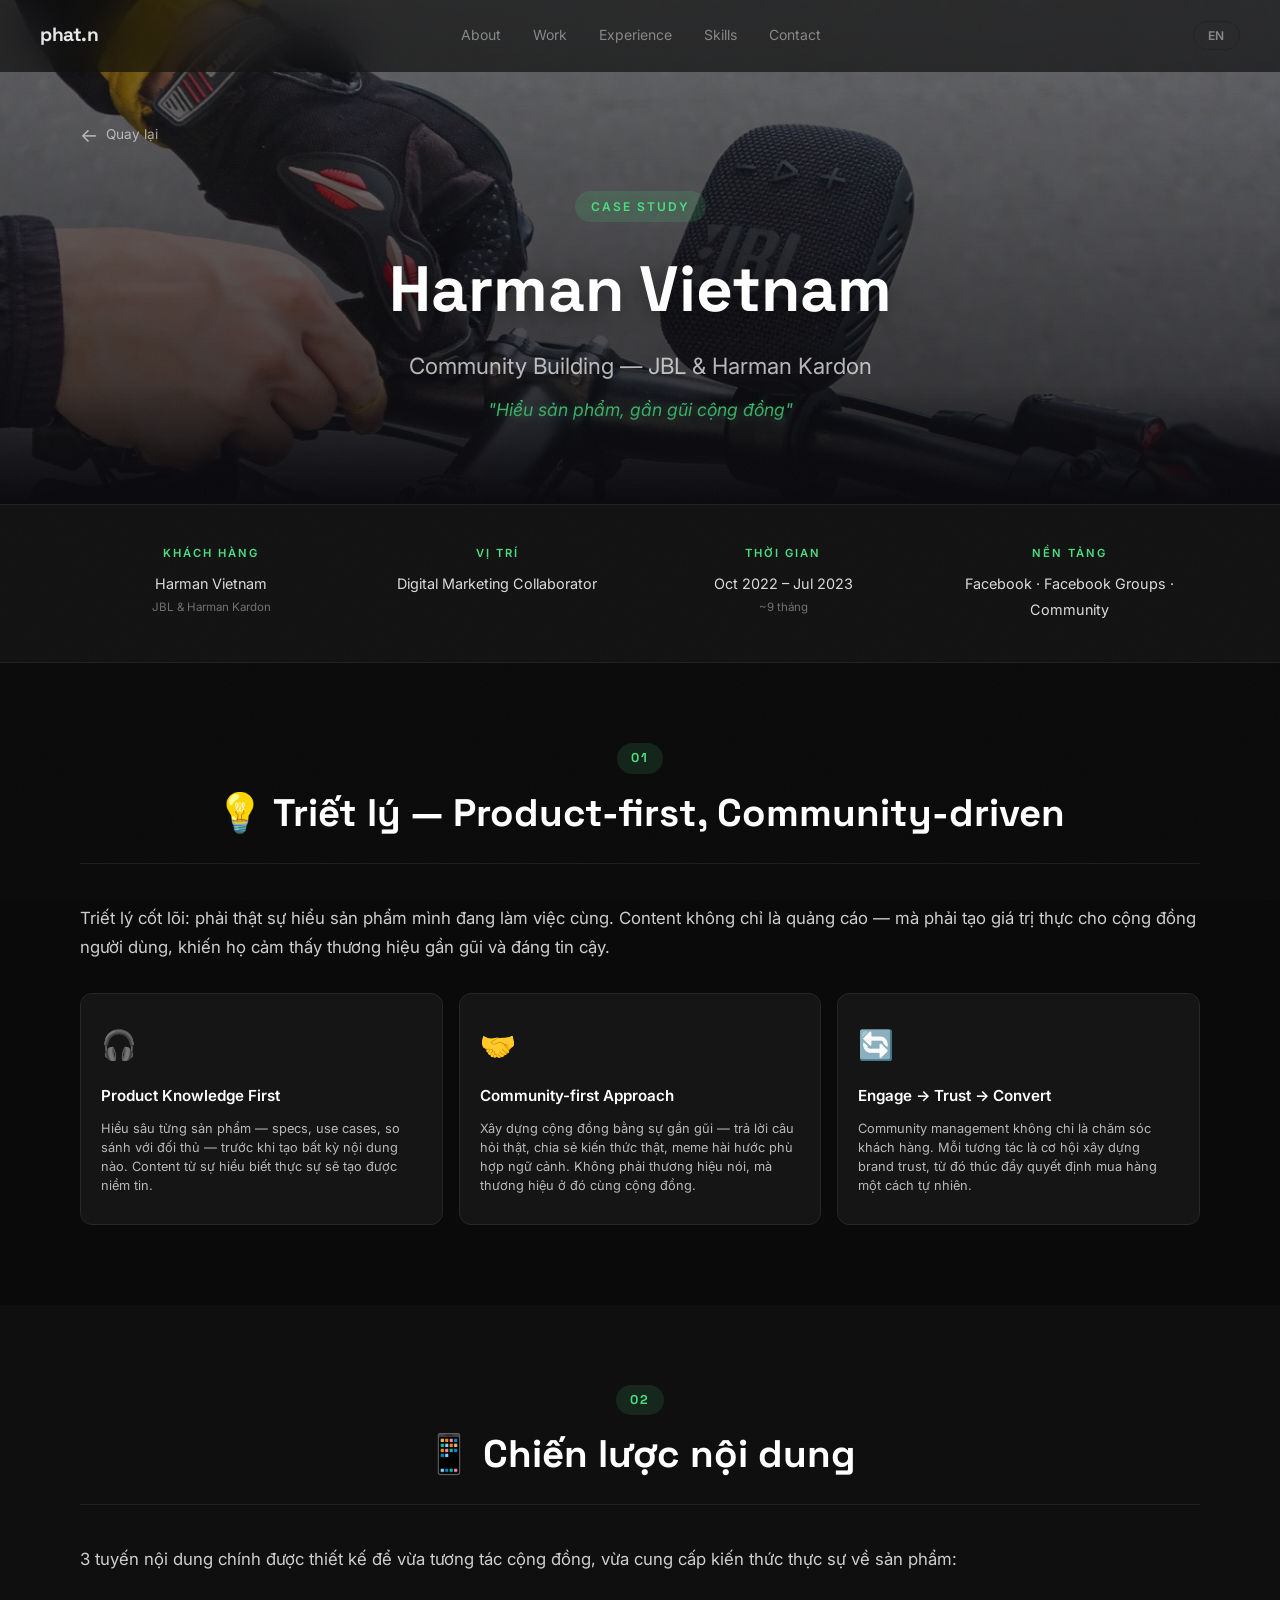
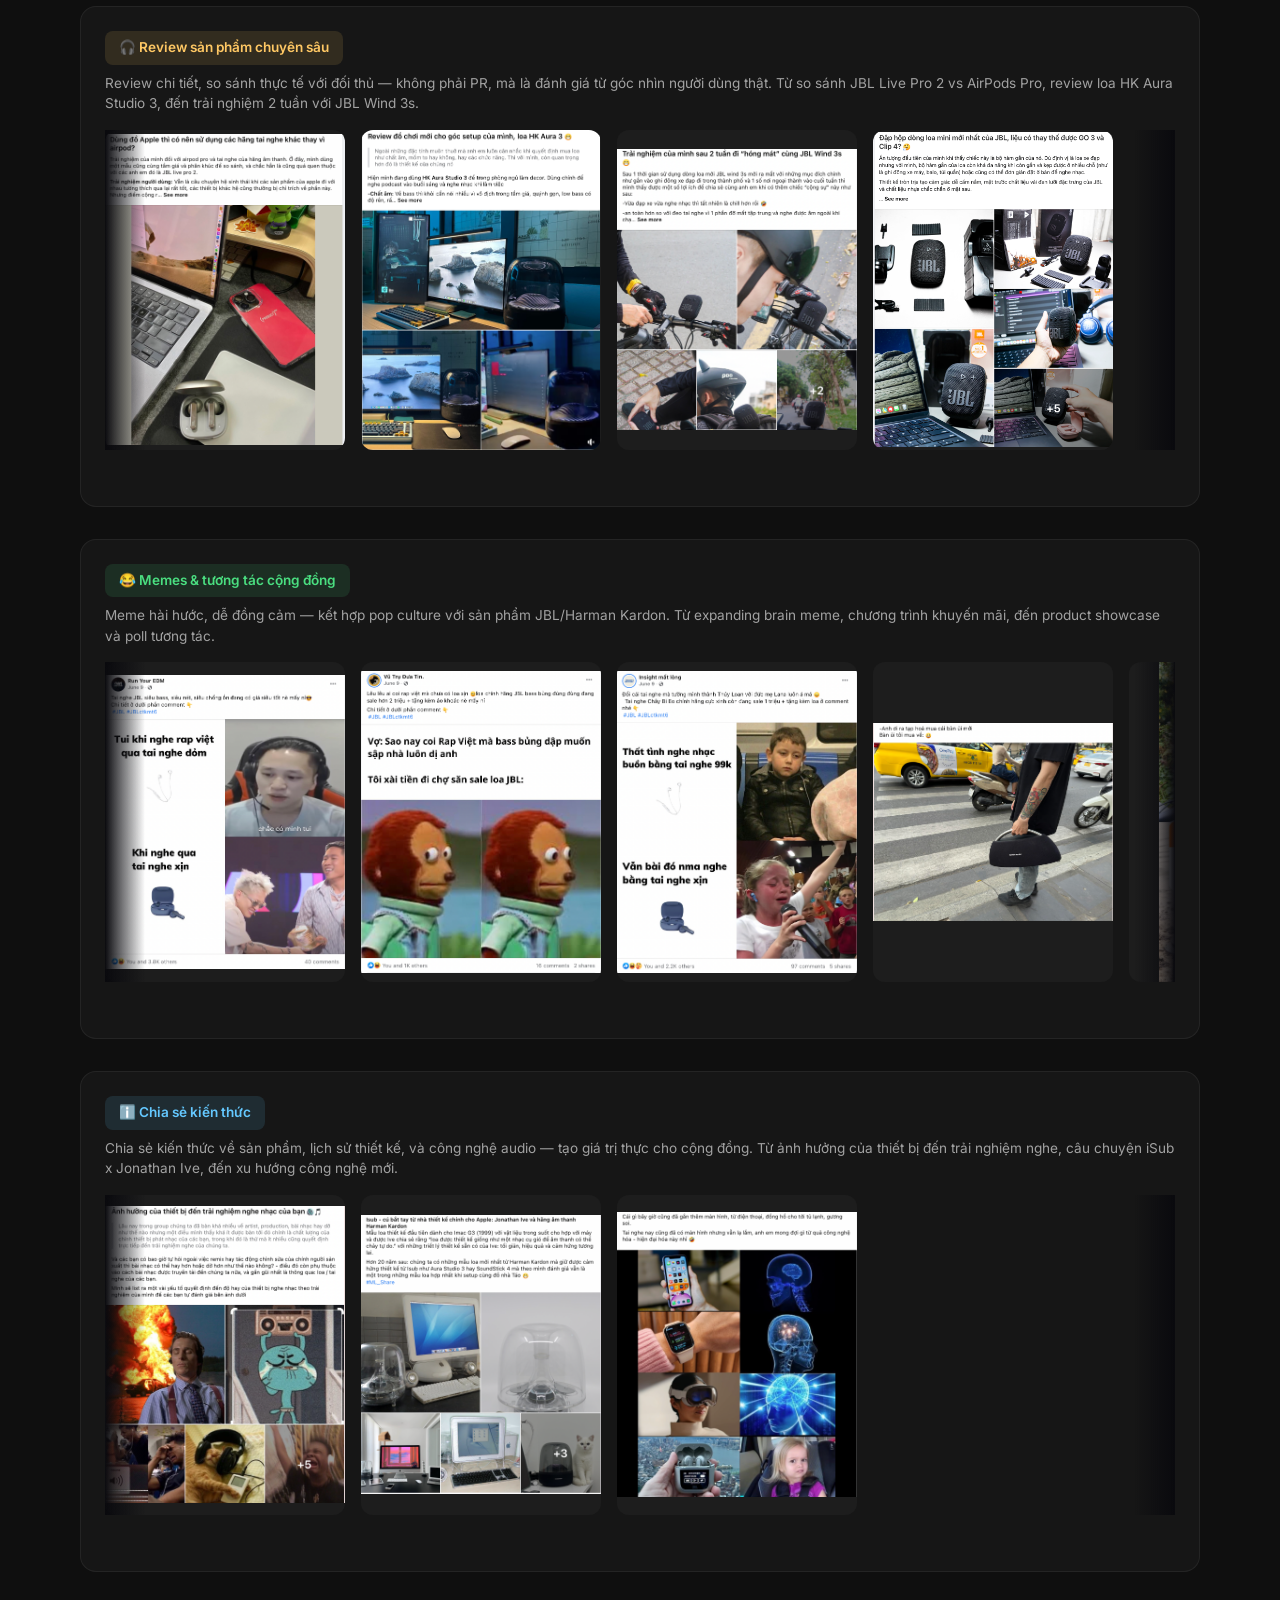
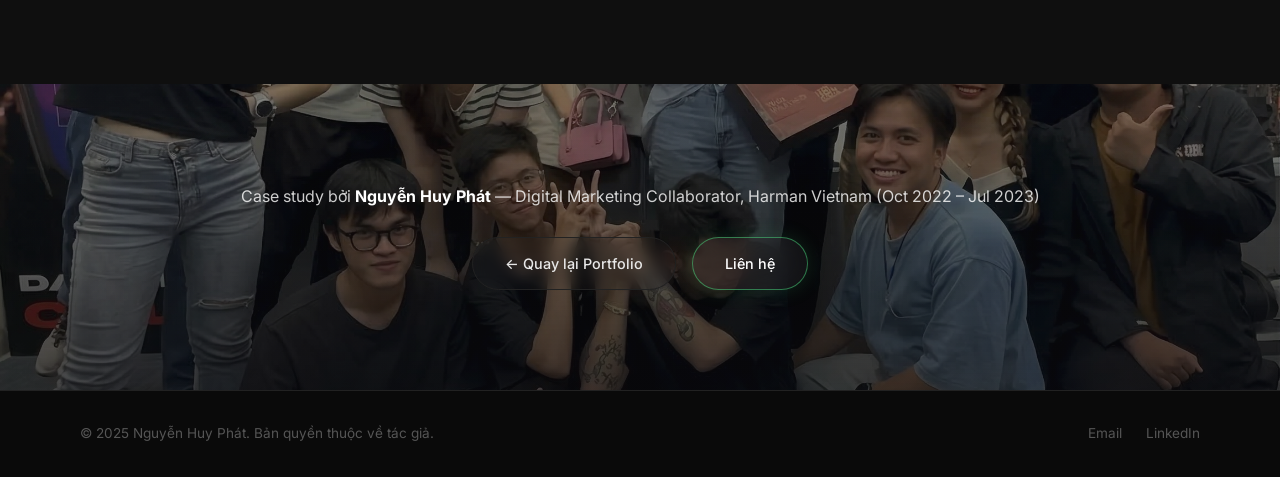
<file: harman-vietnam.html>
<!DOCTYPE html>
<html lang="vi">
<head>
    <meta charset="UTF-8">
    <meta name="viewport" content="width=device-width, initial-scale=1.0">
    <title>Harman Vietnam Case Study — Nguyen Huy Phat</title>
    <meta name="description" content="Case Study: Harman Vietnam — Community building for JBL & Harman Kardon, product-first content approach.">
    <link rel="preconnect" href="https://fonts.googleapis.com">
    <link rel="preconnect" href="https://fonts.gstatic.com" crossorigin>
    <link href="https://fonts.googleapis.com/css2?family=Space+Grotesk:wght@300;400;500;600;700&family=Inter:wght@300;400;500;600;700&display=swap" rel="stylesheet">
    <link rel="stylesheet" href="style.css">
    <link rel="stylesheet" href="casestudy.css">
</head>
<body>

    <!-- Navigation -->
    <nav class="nav" id="nav">
        <a href="index.html" class="nav__logo">phat.n</a>
        <div class="nav__links">
            <a href="index.html#about" class="nav__link" data-vi="About" data-en="About">About</a>
            <a href="index.html#case-studies" class="nav__link" data-vi="Work" data-en="Work">Work</a>
            <a href="index.html#experience" class="nav__link" data-vi="Experience" data-en="Experience">Experience</a>
            <a href="index.html#skills" class="nav__link" data-vi="Skills" data-en="Skills">Skills</a>
            <a href="index.html#contact" class="nav__link" data-vi="Contact" data-en="Contact">Contact</a>
        </div>
        <button class="nav__lang" onclick="toggleLang()" title="Switch to English">EN</button>
    </nav>

    <!-- Hero -->
    <section class="cs-hero" style="background: url('assets/images/harman/harman_header.jpg') center 40%/cover no-repeat;">
        <div class="cs-hero__overlay" style="background: linear-gradient(180deg, rgba(10,10,14,0.5) 0%, rgba(10,10,14,0.85) 100%);"></div>
        <div class="container">
            <a href="index.html#case-studies" class="cs-hero__back"><span class="cs-hero__back-arrow">←</span> <span data-vi="Quay lại" data-en="Back to Work">Quay lại</span></a>
            <div class="cs-hero__header">
                <span class="cs-hero__label" data-vi="Case Study" data-en="Case Study">Case Study</span>
                <h1 class="cs-hero__title">Harman Vietnam</h1>
                <p class="cs-hero__subtitle" data-vi="Community Building — JBL & Harman Kardon" data-en="Community Building — JBL & Harman Kardon">Community Building — JBL & Harman Kardon</p>
                <p class="cs-hero__tagline" data-vi="&quot;Hiểu sản phẩm, gần gũi cộng đồng&quot;" data-en="&quot;Know the product, serve the community&quot;">"Hiểu sản phẩm, gần gũi cộng đồng"</p>
            </div>
        </div>
    </section>

    <!-- Overview -->
    <section class="cs-overview">
        <div class="container">
            <div class="cs-overview__grid">
                <div class="cs-overview__item">
                    <span class="cs-overview__label" data-vi="Khách hàng" data-en="Client">Khách hàng</span>
                    <span class="cs-overview__value" data-vi="Harman Vietnam" data-en="Harman Vietnam" data-html="1">Harman Vietnam<br><small>JBL & Harman Kardon</small></span>
                </div>
                <div class="cs-overview__item">
                    <span class="cs-overview__label" data-vi="Vị trí" data-en="Role">Vị trí</span>
                    <span class="cs-overview__value" data-vi="Digital Marketing Collaborator" data-en="Digital Marketing Collaborator">Digital Marketing Collaborator</span>
                </div>
                <div class="cs-overview__item">
                    <span class="cs-overview__label" data-vi="Thời gian" data-en="Duration">Thời gian</span>
                    <span class="cs-overview__value" data-vi="Oct 2022 – Jul 2023" data-en="Oct 2022 – Jul 2023" data-html="1">Oct 2022 – Jul 2023<br><small data-vi="~9 tháng" data-en="~9 months">~9 tháng</small></span>
                </div>
                <div class="cs-overview__item">
                    <span class="cs-overview__label" data-vi="Nền tảng" data-en="Platforms">Nền tảng</span>
                    <span class="cs-overview__value">Facebook · Facebook Groups · Community</span>
                </div>
            </div>
        </div>
    </section>

    <!-- 01. Philosophy -->
    <section class="cs-section" id="philosophy">
        <div class="container">
            <div class="cs-section__header cs-section__header--center">
                <span class="cs-section__number">01</span>
                <h2 class="cs-section__title" data-vi="💡 Triết lý — Product-first, Community-driven" data-en="💡 Philosophy — Product-first, Community-driven">💡 Triết lý — Product-first, Community-driven</h2>
            </div>
            <div class="cs-section__body">
                <p class="cs-text--lead" data-vi="Triết lý cốt lõi: phải thật sự hiểu sản phẩm mình đang làm việc cùng. Content không chỉ là quảng cáo — mà phải tạo giá trị thực cho cộng đồng người dùng, khiến họ cảm thấy thương hiệu gần gũi và đáng tin cậy." data-en="Core philosophy: deeply understand the product you work with. Content isn't just advertising — it must deliver real value to the user community, making them feel the brand is approachable and trustworthy.">Triết lý cốt lõi: phải thật sự hiểu sản phẩm mình đang làm việc cùng. Content không chỉ là quảng cáo — mà phải tạo giá trị thực cho cộng đồng người dùng, khiến họ cảm thấy thương hiệu gần gũi và đáng tin cậy.</p>

                <div class="cs-challenges__grid cs-challenges__grid--row" style="grid-template-columns: repeat(3, 1fr);">
                    <div class="cs-challenge">
                        <span class="cs-challenge__icon">🎧</span>
                        <h4 data-vi="Product Knowledge First" data-en="Product Knowledge First">Product Knowledge First</h4>
                        <p data-vi="Hiểu sâu từng sản phẩm — specs, use cases, so sánh với đối thủ — trước khi tạo bất kỳ nội dung nào. Content từ sự hiểu biết thực sự sẽ tạo được niềm tin." data-en="Deep understanding of each product — specs, use cases, competitor comparison — before creating any content. Content built on real knowledge creates genuine trust.">Hiểu sâu từng sản phẩm — specs, use cases, so sánh với đối thủ — trước khi tạo bất kỳ nội dung nào. Content từ sự hiểu biết thực sự sẽ tạo được niềm tin.</p>
                    </div>
                    <div class="cs-challenge">
                        <span class="cs-challenge__icon">🤝</span>
                        <h4 data-vi="Community-first Approach" data-en="Community-first Approach">Community-first Approach</h4>
                        <p data-vi="Xây dựng cộng đồng bằng sự gần gũi — trả lời câu hỏi thật, chia sẻ kiến thức thật, meme hài hước phù hợp ngữ cảnh. Không phải thương hiệu nói, mà thương hiệu ở đó cùng cộng đồng." data-en="Build community through authenticity — answer real questions, share real knowledge, use humor that fits context. The brand doesn't just speak — it exists alongside the community.">Xây dựng cộng đồng bằng sự gần gũi — trả lời câu hỏi thật, chia sẻ kiến thức thật, meme hài hước phù hợp ngữ cảnh. Không phải thương hiệu nói, mà thương hiệu ở đó cùng cộng đồng.</p>
                    </div>
                    <div class="cs-challenge">
                        <span class="cs-challenge__icon">🔄</span>
                        <h4 data-vi="Engage → Trust → Convert" data-en="Engage → Trust → Convert">Engage → Trust → Convert</h4>
                        <p data-vi="Community management không chỉ là chăm sóc khách hàng. Mỗi tương tác là cơ hội xây dựng brand trust, từ đó thúc đẩy quyết định mua hàng một cách tự nhiên." data-en="Community management isn't just customer service. Every interaction builds brand trust, naturally driving purchase decisions.">Community management không chỉ là chăm sóc khách hàng. Mỗi tương tác là cơ hội xây dựng brand trust, từ đó thúc đẩy quyết định mua hàng một cách tự nhiên.</p>
                    </div>
                </div>
            </div>
        </div>
    </section>

    <!-- 02. Content Approach -->
    <section class="cs-section cs-section--alt" id="content">
        <div class="container">
            <div class="cs-section__header cs-section__header--center">
                <span class="cs-section__number">02</span>
                <h2 class="cs-section__title" data-vi="📱 Chiến lược nội dung" data-en="📱 Content Approach">📱 Chiến lược nội dung</h2>
            </div>
            <div class="cs-section__body">
                <p class="cs-text--lead" data-vi="3 tuyến nội dung chính được thiết kế để vừa tương tác cộng đồng, vừa cung cấp kiến thức thực sự về sản phẩm:" data-en="3 content pillars designed to engage the community while educating them about the products:">3 tuyến nội dung chính được thiết kế để vừa tương tác cộng đồng, vừa cung cấp kiến thức thực sự về sản phẩm:</p>

                <div class="cs-tiers-with-gallery">
                    <!-- Tier 1: Product Reviews -->
                    <div class="cs-tier-block">
                        <div class="cs-tier">
                            <div class="cs-tier__header">
                                <span class="cs-tier__badge cs-tier__badge--premium" data-vi="🎧 Review sản phẩm chuyên sâu" data-en="🎧 In-depth Product Review">🎧 Review sản phẩm chuyên sâu</span>
                            </div>
                            <p data-vi="Review chi tiết, so sánh thực tế với đối thủ — không phải PR, mà là đánh giá từ góc nhìn người dùng thật. Từ so sánh JBL Live Pro 2 vs AirPods Pro, review loa HK Aura Studio 3, đến trải nghiệm 2 tuần với JBL Wind 3s." data-en="Detailed reviews and real-world comparisons with competitors — not PR, but genuine user perspective. From JBL Live Pro 2 vs AirPods Pro comparisons, HK Aura Studio 3 reviews, to a 2-week trial with JBL Wind 3s.">Review chi tiết, so sánh thực tế với đối thủ — không phải PR, mà là đánh giá từ góc nhìn người dùng thật. Từ so sánh JBL Live Pro 2 vs AirPods Pro, review loa HK Aura Studio 3, đến trải nghiệm 2 tuần với JBL Wind 3s.</p>
                        </div>
                        <div class="swipe-gallery swipe-gallery--compact">
                            <div class="swipe-gallery__track">
                                <div class="swipe-gallery__slide"><img src="assets/images/harman/screen_shot_2023-08-04_at_11.47.48_pm.png" alt="JBL Live Pro 2 vs AirPods Pro" loading="lazy"></div>
                                <div class="swipe-gallery__slide"><img src="assets/images/harman/screen_shot_2023-08-04_at_11.29.02_pm.png" alt="HK Aura Studio 3 review" loading="lazy"></div>
                                <div class="swipe-gallery__slide"><img src="assets/images/harman/screen_shot_2023-08-04_at_11.30.51_pm.png" alt="JBL Wind 3s bike speaker review" loading="lazy"></div>
                                <div class="swipe-gallery__slide"><img src="assets/images/harman/jbl_clip4_review.png" alt="JBL Clip 4 & GO 3 unboxing review" loading="lazy"></div>
                            </div>
                        </div>
                    </div>

                    <!-- Tier 2: Memes & Community -->
                    <div class="cs-tier-block">
                        <div class="cs-tier">
                            <div class="cs-tier__header">
                                <span class="cs-tier__badge" data-vi="😂 Memes & tương tác cộng đồng" data-en="😂 Memes & Community Engagement">😂 Memes & tương tác cộng đồng</span>
                            </div>
                            <p data-vi="Meme hài hước, dễ đồng cảm — kết hợp pop culture với sản phẩm JBL/Harman Kardon. Từ expanding brain meme, chương trình khuyến mãi, đến product showcase và poll tương tác." data-en="Humorous, relatable memes — combining pop culture with JBL/Harman Kardon products. From expanding brain memes, promotional campaigns, to product showcases and interactive community polls.">Meme hài hước, dễ đồng cảm — kết hợp pop culture với sản phẩm JBL/Harman Kardon. Từ expanding brain meme, chương trình khuyến mãi, đến product showcase và poll tương tác.</p>
                        </div>
                        <div class="swipe-gallery swipe-gallery--compact">
                            <div class="swipe-gallery__track">
                                <div class="swipe-gallery__slide"><img src="assets/images/harman/screen_shot_2023-08-04_at_11.37.09_pm.png" alt="JBL Meme — expanding brain" loading="lazy"></div>
                                <div class="swipe-gallery__slide"><img src="assets/images/harman/screen_shot_2023-08-04_at_11.38.42_pm.png" alt="JBL sale promo meme" loading="lazy"></div>
                                <div class="swipe-gallery__slide"><img src="assets/images/harman/screen_shot_2023-08-04_at_11.39.22_pm.png" alt="JBL headphones comparison meme" loading="lazy"></div>
                                <div class="swipe-gallery__slide"><img src="assets/images/harman/screen_shot_2023-08-04_at_11.52.57_pm.png" alt="Harman Kardon humor meme" loading="lazy"></div>
                                <div class="swipe-gallery__slide"><img src="assets/images/harman/dedc4428-e5be-4b21-b82d-360f68a64f8f.jpg" alt="JBL Wind 3s outdoor poll" loading="lazy"></div>
                                <div class="swipe-gallery__slide"><img src="assets/images/harman/c81e32f3-fa9b-4db5-a57c-39e54626700d.jpg" alt="JBL Live Pro 2 product showcase" loading="lazy"></div>
                            </div>
                        </div>
                    </div>

                    <!-- Tier 3: Information Sharing -->
                    <div class="cs-tier-block">
                        <div class="cs-tier">
                            <div class="cs-tier__header">
                                <span class="cs-tier__badge cs-tier__badge--accent" data-vi="ℹ️ Chia sẻ kiến thức" data-en="ℹ️ Information Sharing">ℹ️ Chia sẻ kiến thức</span>
                            </div>
                            <p data-vi="Chia sẻ kiến thức về sản phẩm, lịch sử thiết kế, và công nghệ audio — tạo giá trị thực cho cộng đồng. Từ ảnh hưởng của thiết bị đến trải nghiệm nghe, câu chuyện iSub x Jonathan Ive, đến xu hướng công nghệ mới." data-en="Sharing knowledge about products, design history, and audio technology — delivering real value to the community. From how devices affect listening experience, the iSub x Jonathan Ive story, to emerging tech trends.">Chia sẻ kiến thức về sản phẩm, lịch sử thiết kế, và công nghệ audio — tạo giá trị thực cho cộng đồng. Từ ảnh hưởng của thiết bị đến trải nghiệm nghe, câu chuyện iSub x Jonathan Ive, đến xu hướng công nghệ mới.</p>
                        </div>
                        <div class="swipe-gallery swipe-gallery--compact">
                            <div class="swipe-gallery__track">
                                <div class="swipe-gallery__slide"><img src="assets/images/harman/screen_shot_2023-08-04_at_11.11.34_pm.png" alt="Ảnh hưởng của thiết bị đến trải nghiệm nghe nhạc" loading="lazy"></div>
                                <div class="swipe-gallery__slide"><img src="assets/images/harman/screen_shot_2023-08-04_at_11.14.21_pm.png" alt="Isub — Harman Kardon x Jonathan Ive" loading="lazy"></div>
                                <div class="swipe-gallery__slide"><img src="assets/images/harman/screen_shot_2023-08-04_at_11.25.41_pm.png" alt="Công nghệ màn hình trên thiết bị audio" loading="lazy"></div>
                            </div>
                        </div>
                    </div>
                </div>
            </div>
        </div>
    </section>


    <!-- Footer CTA -->
    <section class="cs-cta" style="background-image: url('assets/images/harman/footer_bg.jpg');">
        <div class="cs-cta__overlay"></div>
        <div class="container">
            <p class="cs-cta__credit" data-vi="Case study bởi <strong>Nguyễn Huy Phát</strong> — Digital Marketing Collaborator, Harman Vietnam (Oct 2022 – Jul 2023)" data-en="Case study by <strong>Nguyen Huy Phat</strong> — Digital Marketing Collaborator, Harman Vietnam (Oct 2022 – Jul 2023)" data-html="1">Case study bởi <strong>Nguyễn Huy Phát</strong> — Digital Marketing Collaborator, Harman Vietnam (Oct 2022 – Jul 2023)</p>
            <div class="cs-cta__actions">
                <a href="index.html#case-studies" class="btn btn--ghost" data-vi="← Quay lại Portfolio" data-en="← Back to Portfolio">← Quay lại Portfolio</a>
                <a href="index.html#contact" class="btn btn--primary" data-vi="Liên hệ" data-en="Get In Touch">Liên hệ</a>
            </div>
        </div>
    </section>

    <footer class="footer">
        <div class="container footer__content">
            <p data-vi="© 2025 Nguyễn Huy Phát. Bản quyền thuộc về tác giả." data-en="© 2025 Nguyen Huy Phat. All rights reserved.">© 2025 Nguyễn Huy Phát. Bản quyền thuộc về tác giả.</p>
            <div class="footer__links">
                <a href="mailto:phatnguyenhuy12@gmail.com">Email</a>
                <a href="https://www.linkedin.com/in/nguyenhuyphat/" target="_blank">LinkedIn</a>
            </div>
        </div>
    </footer>

    <script src="script.js"></script>
    <script src="i18n.js"></script>
</body>
</html>
</file>
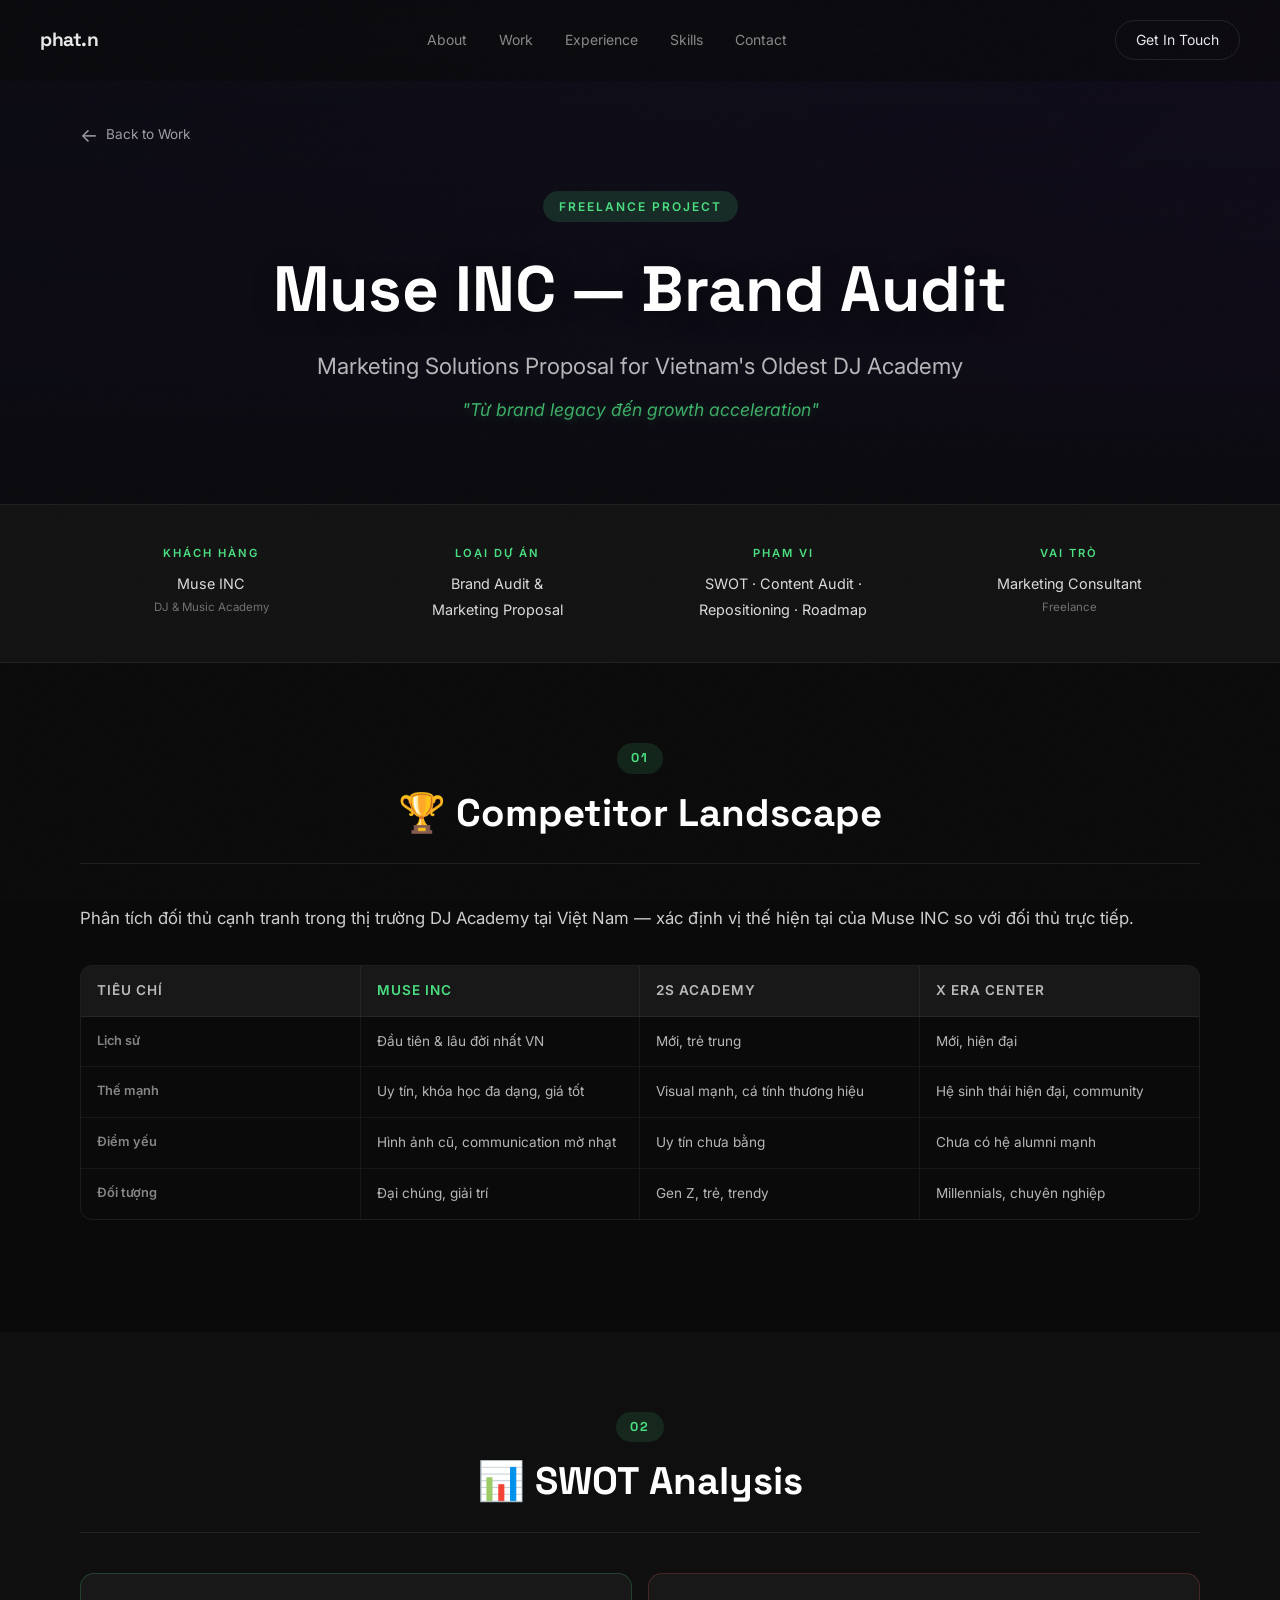
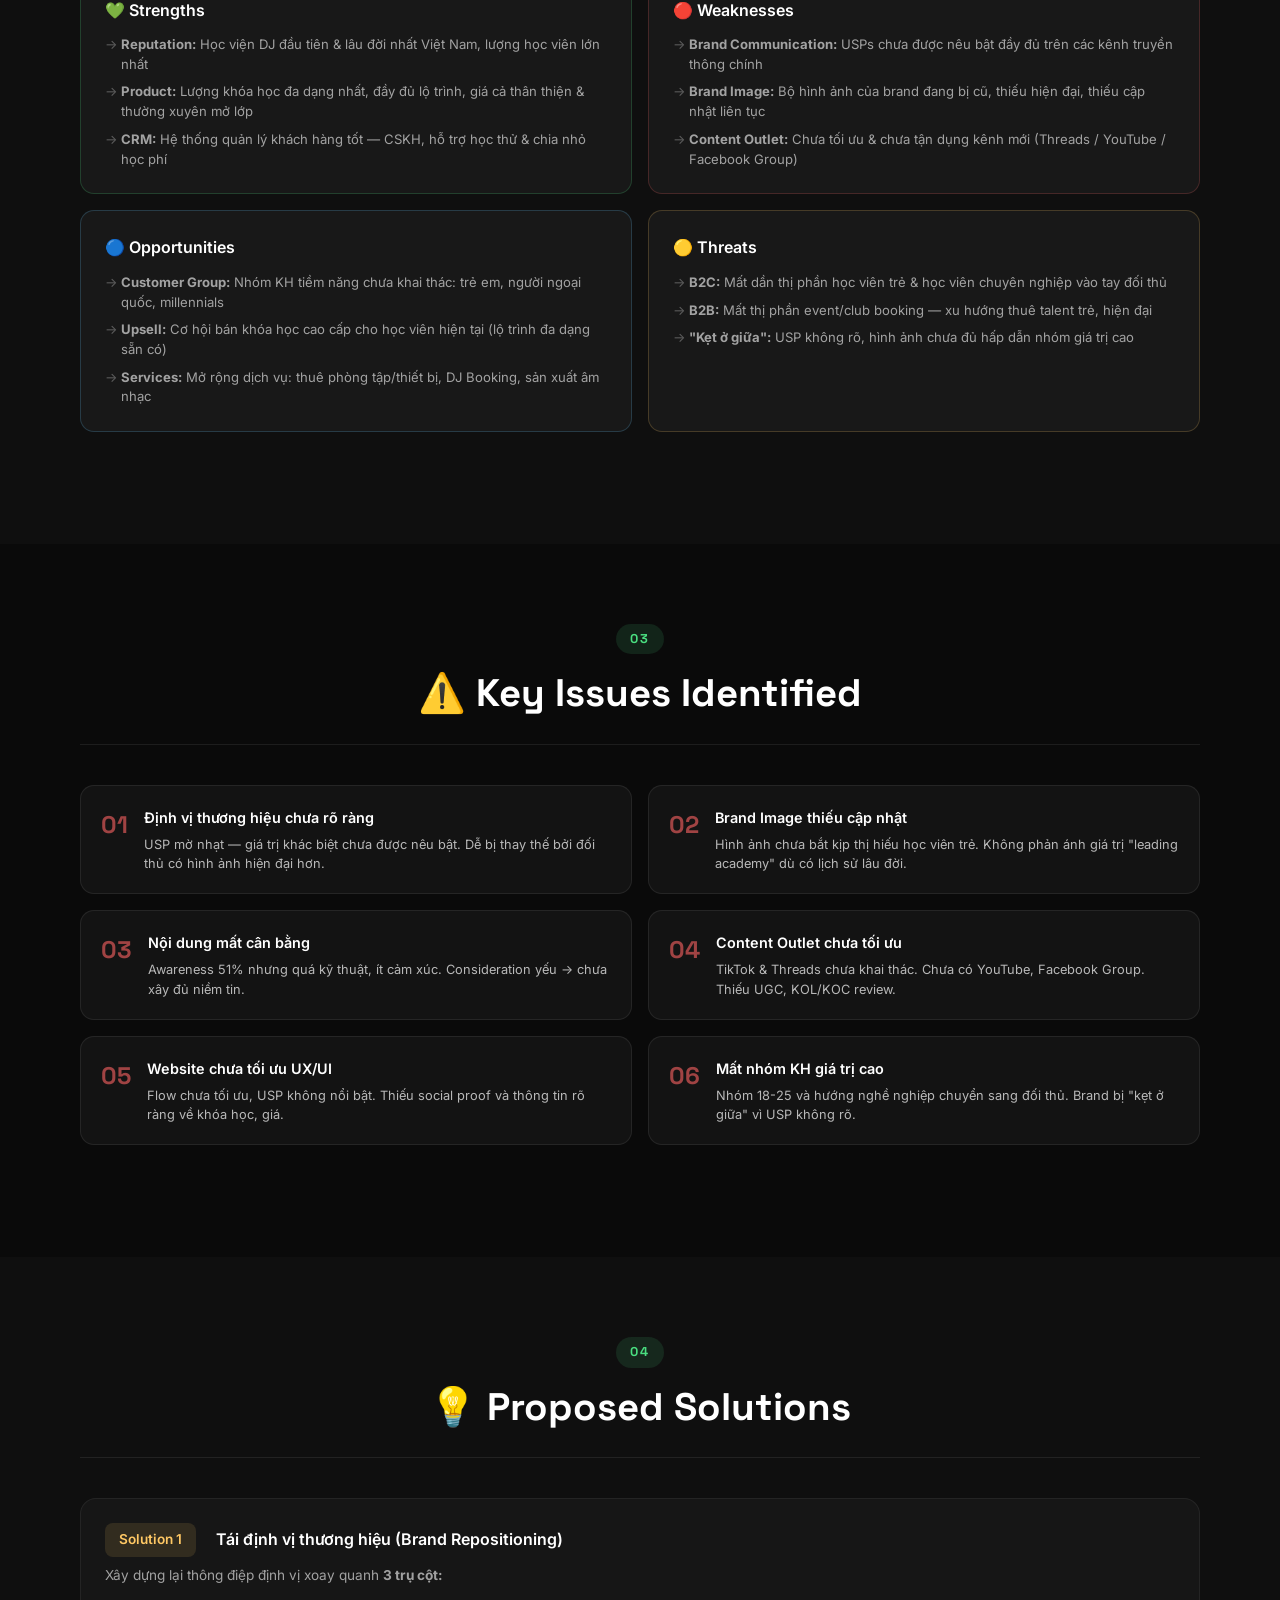
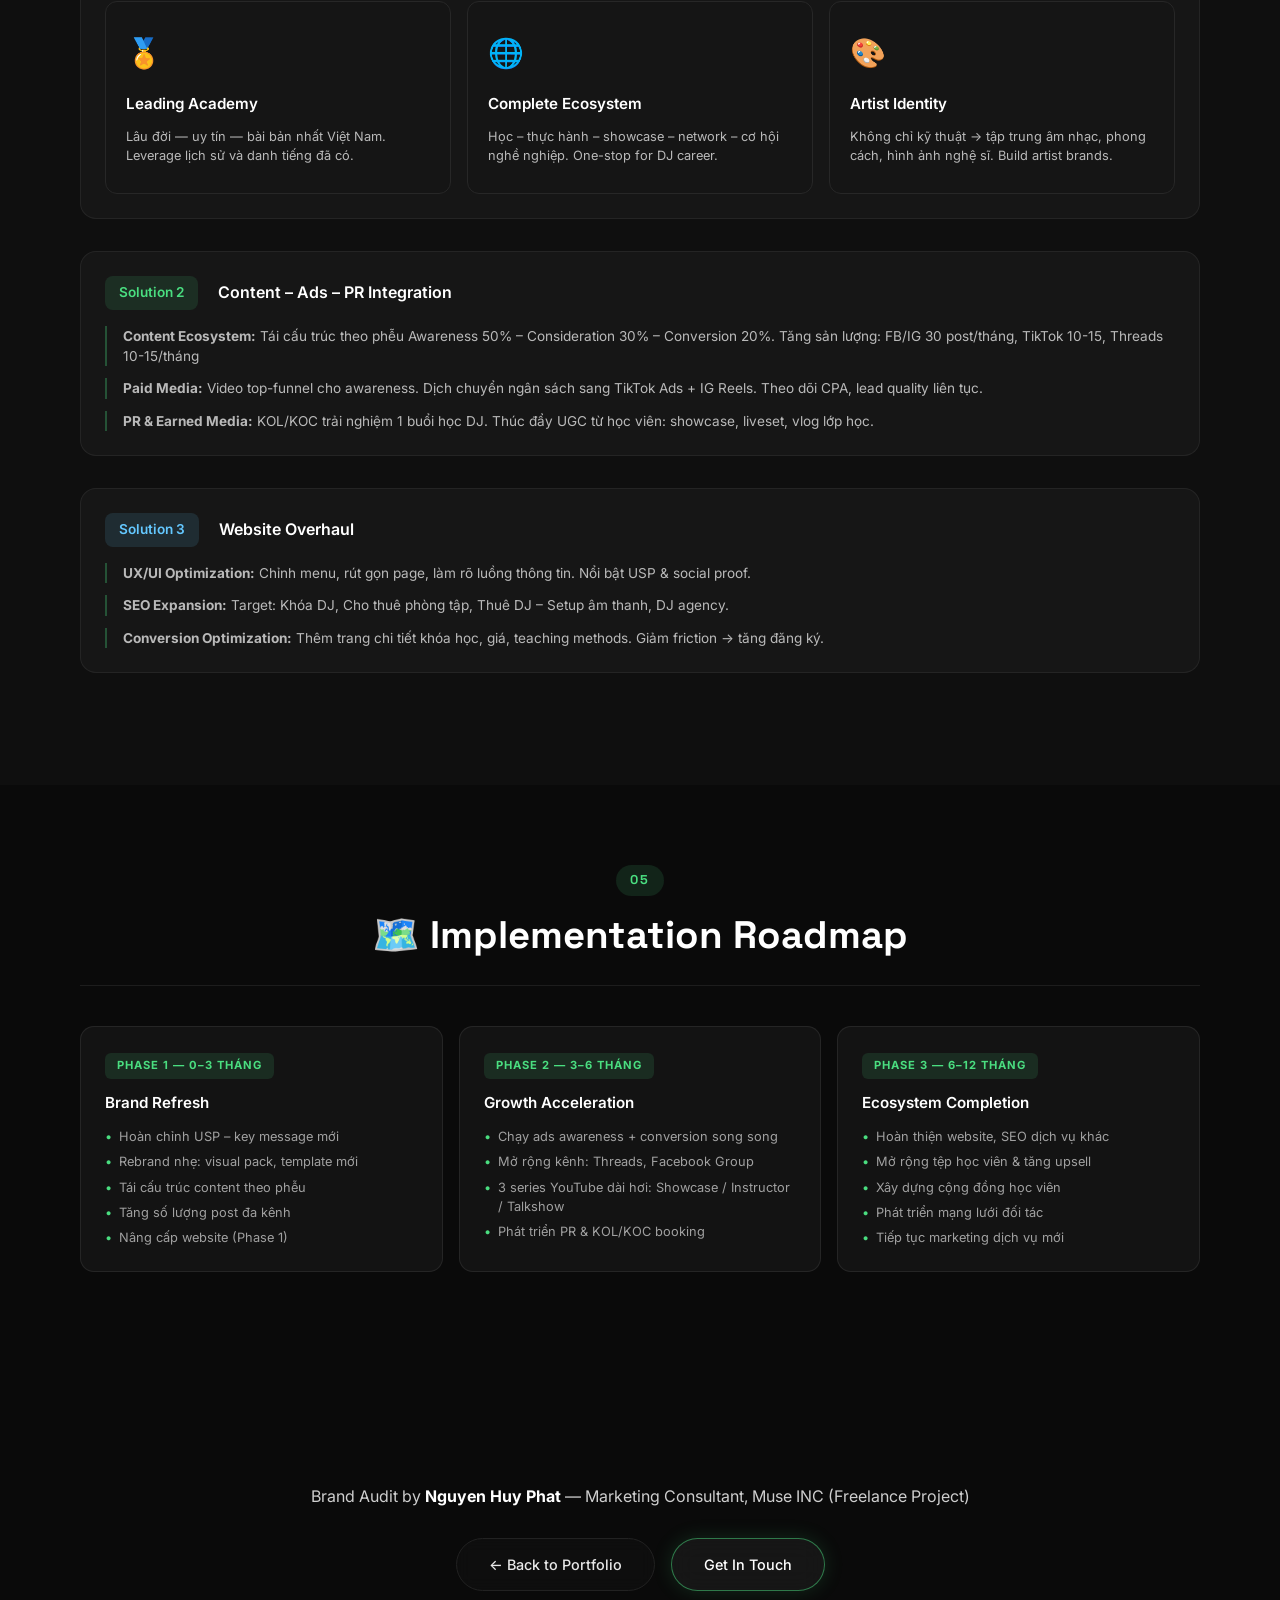
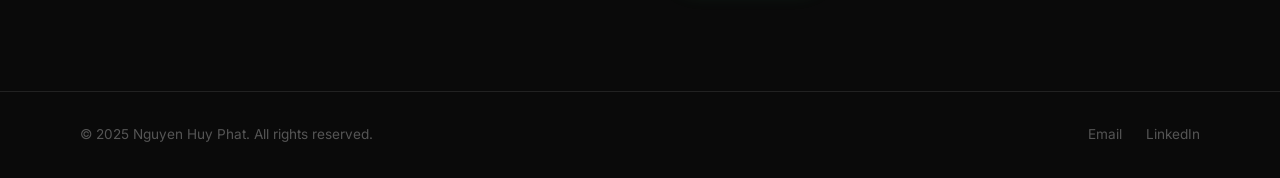
<file: muse-inc.html>
<!DOCTYPE html>
<html lang="vi">
<head>
    <meta charset="UTF-8">
    <meta name="viewport" content="width=device-width, initial-scale=1.0">
    <title>Muse INC — Brand Audit — Nguyen Huy Phat</title>
    <meta name="description" content="Brand Audit: Muse INC — Phân tích SWOT, đánh giá nội dung, và đề xuất giải pháp cho DJ Academy lâu đời nhất Việt Nam.">
    <link rel="preconnect" href="https://fonts.googleapis.com">
    <link rel="preconnect" href="https://fonts.gstatic.com" crossorigin>
    <link href="https://fonts.googleapis.com/css2?family=Space+Grotesk:wght@300;400;500;600;700&family=Inter:wght@300;400;500;600;700&display=swap" rel="stylesheet">
    <link rel="stylesheet" href="style.css">
    <link rel="stylesheet" href="casestudy.css">
</head>
<body>

    <!-- Navigation -->
    <nav class="nav" id="nav">
        <a href="index.html" class="nav__logo">phat.n</a>
        <div class="nav__links">
            <a href="index.html#about" class="nav__link">About</a>
            <a href="index.html#case-studies" class="nav__link">Work</a>
            <a href="index.html#experience" class="nav__link">Experience</a>
            <a href="index.html#skills" class="nav__link">Skills</a>
            <a href="index.html#contact" class="nav__link">Contact</a>
        </div>
        <a href="index.html#contact" class="nav__cta">Get In Touch</a>
    </nav>

    <!-- Hero -->
    <section class="cs-hero" style="background: linear-gradient(135deg, #0d0d1a 0%, #1a0d2e 100%);">
        <div class="cs-hero__overlay" style="background: linear-gradient(180deg, rgba(10,10,14,0.5) 0%, rgba(10,10,14,0.85) 100%);"></div>
        <div class="container">
            <a href="index.html#case-studies" class="cs-hero__back"><span class="cs-hero__back-arrow">←</span> Back to Work</a>
            <div class="cs-hero__header">
                <span class="cs-hero__label">Freelance Project</span>
                <h1 class="cs-hero__title">Muse INC — Brand Audit</h1>
                <p class="cs-hero__subtitle">Marketing Solutions Proposal for Vietnam's Oldest DJ Academy</p>
                <p class="cs-hero__tagline">"Từ brand legacy đến growth acceleration"</p>
            </div>
        </div>
    </section>

    <!-- Overview -->
    <section class="cs-overview">
        <div class="container">
            <div class="cs-overview__grid">
                <div class="cs-overview__item">
                    <span class="cs-overview__label">Khách hàng</span>
                    <span class="cs-overview__value">Muse INC<br><small>DJ & Music Academy</small></span>
                </div>
                <div class="cs-overview__item">
                    <span class="cs-overview__label">Loại dự án</span>
                    <span class="cs-overview__value">Brand Audit &<br>Marketing Proposal</span>
                </div>
                <div class="cs-overview__item">
                    <span class="cs-overview__label">Phạm vi</span>
                    <span class="cs-overview__value">SWOT · Content Audit ·<br>Repositioning · Roadmap</span>
                </div>
                <div class="cs-overview__item">
                    <span class="cs-overview__label">Vai trò</span>
                    <span class="cs-overview__value">Marketing Consultant<br><small>Freelance</small></span>
                </div>
            </div>
        </div>
    </section>

    <!-- 01. Competitor Landscape -->
    <section class="cs-section" id="competitors">
        <div class="container">
            <div class="cs-section__header cs-section__header--center">
                <span class="cs-section__number">01</span>
                <h2 class="cs-section__title">🏆 Competitor Landscape</h2>
            </div>
            <div class="cs-section__body">
                <p class="cs-text--lead">Phân tích đối thủ cạnh tranh trong thị trường DJ Academy tại Việt Nam — xác định vị thế hiện tại của Muse INC so với đối thủ trực tiếp.</p>

                <div class="cs-comparison__table">
                    <div class="cs-comparison__row cs-comparison__row--header" style="grid-template-columns: 1fr 1fr 1fr 1fr;">
                        <div class="cs-comparison__cell">Tiêu chí</div>
                        <div class="cs-comparison__cell cs-comparison__cell--highlight">Muse INC</div>
                        <div class="cs-comparison__cell">2S Academy</div>
                        <div class="cs-comparison__cell">X Era Center</div>
                    </div>
                    <div class="cs-comparison__row" style="grid-template-columns: 1fr 1fr 1fr 1fr;">
                        <div class="cs-comparison__cell cs-comparison__cell--label">Lịch sử</div>
                        <div class="cs-comparison__cell">Đầu tiên & lâu đời nhất VN</div>
                        <div class="cs-comparison__cell">Mới, trẻ trung</div>
                        <div class="cs-comparison__cell">Mới, hiện đại</div>
                    </div>
                    <div class="cs-comparison__row" style="grid-template-columns: 1fr 1fr 1fr 1fr;">
                        <div class="cs-comparison__cell cs-comparison__cell--label">Thế mạnh</div>
                        <div class="cs-comparison__cell">Uy tín, khóa học đa dạng, giá tốt</div>
                        <div class="cs-comparison__cell">Visual mạnh, cá tính thương hiệu</div>
                        <div class="cs-comparison__cell">Hệ sinh thái hiện đại, community</div>
                    </div>
                    <div class="cs-comparison__row" style="grid-template-columns: 1fr 1fr 1fr 1fr;">
                        <div class="cs-comparison__cell cs-comparison__cell--label">Điểm yếu</div>
                        <div class="cs-comparison__cell">Hình ảnh cũ, communication mờ nhạt</div>
                        <div class="cs-comparison__cell">Uy tín chưa bằng</div>
                        <div class="cs-comparison__cell">Chưa có hệ alumni mạnh</div>
                    </div>
                    <div class="cs-comparison__row" style="grid-template-columns: 1fr 1fr 1fr 1fr;">
                        <div class="cs-comparison__cell cs-comparison__cell--label">Đối tượng</div>
                        <div class="cs-comparison__cell">Đại chúng, giải trí</div>
                        <div class="cs-comparison__cell">Gen Z, trẻ, trendy</div>
                        <div class="cs-comparison__cell">Millennials, chuyên nghiệp</div>
                    </div>
                </div>
            </div>
        </div>
    </section>

    <!-- 02. SWOT Analysis -->
    <section class="cs-section cs-section--alt" id="swot">
        <div class="container">
            <div class="cs-section__header cs-section__header--center">
                <span class="cs-section__number">02</span>
                <h2 class="cs-section__title">📊 SWOT Analysis</h2>
            </div>
            <div class="cs-section__body">
                <div class="cs-swot">
                    <div class="cs-swot__card cs-swot__card--s">
                        <h4>💚 Strengths</h4>
                        <ul>
                            <li><strong>Reputation:</strong> Học viện DJ đầu tiên & lâu đời nhất Việt Nam, lượng học viên lớn nhất</li>
                            <li><strong>Product:</strong> Lượng khóa học đa dạng nhất, đầy đủ lộ trình, giá cả thân thiện & thường xuyên mở lớp</li>
                            <li><strong>CRM:</strong> Hệ thống quản lý khách hàng tốt — CSKH, hỗ trợ học thử & chia nhỏ học phí</li>
                        </ul>
                    </div>
                    <div class="cs-swot__card cs-swot__card--w">
                        <h4>🔴 Weaknesses</h4>
                        <ul>
                            <li><strong>Brand Communication:</strong> USPs chưa được nêu bật đầy đủ trên các kênh truyền thông chính</li>
                            <li><strong>Brand Image:</strong> Bộ hình ảnh của brand đang bị cũ, thiếu hiện đại, thiếu cập nhật liên tục</li>
                            <li><strong>Content Outlet:</strong> Chưa tối ưu & chưa tận dụng kênh mới (Threads / YouTube / Facebook Group)</li>
                        </ul>
                    </div>
                    <div class="cs-swot__card cs-swot__card--o">
                        <h4>🔵 Opportunities</h4>
                        <ul>
                            <li><strong>Customer Group:</strong> Nhóm KH tiềm năng chưa khai thác: trẻ em, người ngoại quốc, millennials</li>
                            <li><strong>Upsell:</strong> Cơ hội bán khóa học cao cấp cho học viên hiện tại (lộ trình đa dạng sẵn có)</li>
                            <li><strong>Services:</strong> Mở rộng dịch vụ: thuê phòng tập/thiết bị, DJ Booking, sản xuất âm nhạc</li>
                        </ul>
                    </div>
                    <div class="cs-swot__card cs-swot__card--t">
                        <h4>🟡 Threats</h4>
                        <ul>
                            <li><strong>B2C:</strong> Mất dần thị phần học viên trẻ & học viên chuyên nghiệp vào tay đối thủ</li>
                            <li><strong>B2B:</strong> Mất thị phần event/club booking — xu hướng thuê talent trẻ, hiện đại</li>
                            <li><strong>"Kẹt ở giữa":</strong> USP không rõ, hình ảnh chưa đủ hấp dẫn nhóm giá trị cao</li>
                        </ul>
                    </div>
                </div>
            </div>
        </div>
    </section>

    <!-- 03. Key Issues -->
    <section class="cs-section" id="issues">
        <div class="container">
            <div class="cs-section__header cs-section__header--center">
                <span class="cs-section__number">03</span>
                <h2 class="cs-section__title">⚠️ Key Issues Identified</h2>
            </div>
            <div class="cs-section__body">
                <div class="cs-issues">
                    <div class="cs-issue">
                        <span class="cs-issue__num">01</span>
                        <div><h4>Định vị thương hiệu chưa rõ ràng</h4><p>USP mờ nhạt — giá trị khác biệt chưa được nêu bật. Dễ bị thay thế bởi đối thủ có hình ảnh hiện đại hơn.</p></div>
                    </div>
                    <div class="cs-issue">
                        <span class="cs-issue__num">02</span>
                        <div><h4>Brand Image thiếu cập nhật</h4><p>Hình ảnh chưa bắt kịp thị hiếu học viên trẻ. Không phản ánh giá trị "leading academy" dù có lịch sử lâu đời.</p></div>
                    </div>
                    <div class="cs-issue">
                        <span class="cs-issue__num">03</span>
                        <div><h4>Nội dung mất cân bằng</h4><p>Awareness 51% nhưng quá kỹ thuật, ít cảm xúc. Consideration yếu → chưa xây đủ niềm tin.</p></div>
                    </div>
                    <div class="cs-issue">
                        <span class="cs-issue__num">04</span>
                        <div><h4>Content Outlet chưa tối ưu</h4><p>TikTok & Threads chưa khai thác. Chưa có YouTube, Facebook Group. Thiếu UGC, KOL/KOC review.</p></div>
                    </div>
                    <div class="cs-issue">
                        <span class="cs-issue__num">05</span>
                        <div><h4>Website chưa tối ưu UX/UI</h4><p>Flow chưa tối ưu, USP không nổi bật. Thiếu social proof và thông tin rõ ràng về khóa học, giá.</p></div>
                    </div>
                    <div class="cs-issue">
                        <span class="cs-issue__num">06</span>
                        <div><h4>Mất nhóm KH giá trị cao</h4><p>Nhóm 18-25 và hướng nghề nghiệp chuyển sang đối thủ. Brand bị "kẹt ở giữa" vì USP không rõ.</p></div>
                    </div>
                </div>
            </div>
        </div>
    </section>

    <!-- 04. Proposed Solutions -->
    <section class="cs-section cs-section--alt" id="solutions">
        <div class="container">
            <div class="cs-section__header cs-section__header--center">
                <span class="cs-section__number">04</span>
                <h2 class="cs-section__title">💡 Proposed Solutions</h2>
            </div>
            <div class="cs-section__body">
                <div class="cs-tiers-with-gallery">
                    <div class="cs-tier-block">
                        <div class="cs-tier">
                            <div class="cs-tier__header">
                                <span class="cs-tier__badge cs-tier__badge--premium">Solution 1</span>
                                <h4 style="color:#fff; font-weight:600; margin-left:8px;">Tái định vị thương hiệu (Brand Repositioning)</h4>
                            </div>
                            <p>Xây dựng lại thông điệp định vị xoay quanh <strong>3 trụ cột:</strong></p>
                        </div>
                        <div class="cs-challenges__grid cs-challenges__grid--row" style="grid-template-columns: repeat(3, 1fr); margin-top: 16px;">
                            <div class="cs-challenge">
                                <span class="cs-challenge__icon">🏅</span>
                                <h4>Leading Academy</h4>
                                <p>Lâu đời — uy tín — bài bản nhất Việt Nam. Leverage lịch sử và danh tiếng đã có.</p>
                            </div>
                            <div class="cs-challenge">
                                <span class="cs-challenge__icon">🌐</span>
                                <h4>Complete Ecosystem</h4>
                                <p>Học – thực hành – showcase – network – cơ hội nghề nghiệp. One-stop for DJ career.</p>
                            </div>
                            <div class="cs-challenge">
                                <span class="cs-challenge__icon">🎨</span>
                                <h4>Artist Identity</h4>
                                <p>Không chỉ kỹ thuật → tập trung âm nhạc, phong cách, hình ảnh nghệ sĩ. Build artist brands.</p>
                            </div>
                        </div>
                    </div>

                    <div class="cs-tier-block">
                        <div class="cs-tier">
                            <div class="cs-tier__header">
                                <span class="cs-tier__badge">Solution 2</span>
                                <h4 style="color:#fff; font-weight:600; margin-left:8px;">Content – Ads – PR Integration</h4>
                            </div>
                        </div>
                        <div class="cs-growth__text" style="margin-top:12px;">
                            <div class="cs-growth__point"><strong>Content Ecosystem:</strong> Tái cấu trúc theo phễu Awareness 50% – Consideration 30% – Conversion 20%. Tăng sản lượng: FB/IG 30 post/tháng, TikTok 10-15, Threads 10-15/tháng</div>
                            <div class="cs-growth__point"><strong>Paid Media:</strong> Video top-funnel cho awareness. Dịch chuyển ngân sách sang TikTok Ads + IG Reels. Theo dõi CPA, lead quality liên tục.</div>
                            <div class="cs-growth__point"><strong>PR & Earned Media:</strong> KOL/KOC trải nghiệm 1 buổi học DJ. Thúc đẩy UGC từ học viên: showcase, liveset, vlog lớp học.</div>
                        </div>
                    </div>

                    <div class="cs-tier-block">
                        <div class="cs-tier">
                            <div class="cs-tier__header">
                                <span class="cs-tier__badge cs-tier__badge--accent">Solution 3</span>
                                <h4 style="color:#fff; font-weight:600; margin-left:8px;">Website Overhaul</h4>
                            </div>
                        </div>
                        <div class="cs-growth__text" style="margin-top:12px;">
                            <div class="cs-growth__point"><strong>UX/UI Optimization:</strong> Chỉnh menu, rút gọn page, làm rõ luồng thông tin. Nổi bật USP & social proof.</div>
                            <div class="cs-growth__point"><strong>SEO Expansion:</strong> Target: Khóa DJ, Cho thuê phòng tập, Thuê DJ – Setup âm thanh, DJ agency.</div>
                            <div class="cs-growth__point"><strong>Conversion Optimization:</strong> Thêm trang chi tiết khóa học, giá, teaching methods. Giảm friction → tăng đăng ký.</div>
                        </div>
                    </div>
                </div>
            </div>
        </div>
    </section>

    <!-- 05. Implementation Roadmap -->
    <section class="cs-section" id="roadmap">
        <div class="container">
            <div class="cs-section__header cs-section__header--center">
                <span class="cs-section__number">05</span>
                <h2 class="cs-section__title">🗺️ Implementation Roadmap</h2>
            </div>
            <div class="cs-section__body">
                <div class="cs-roadmap">
                    <div class="cs-roadmap__phase">
                        <span class="cs-roadmap__phase-badge">Phase 1 — 0–3 tháng</span>
                        <h4>Brand Refresh</h4>
                        <ul>
                            <li>Hoàn chỉnh USP – key message mới</li>
                            <li>Rebrand nhẹ: visual pack, template mới</li>
                            <li>Tái cấu trúc content theo phễu</li>
                            <li>Tăng số lượng post đa kênh</li>
                            <li>Nâng cấp website (Phase 1)</li>
                        </ul>
                    </div>
                    <div class="cs-roadmap__phase">
                        <span class="cs-roadmap__phase-badge">Phase 2 — 3–6 tháng</span>
                        <h4>Growth Acceleration</h4>
                        <ul>
                            <li>Chạy ads awareness + conversion song song</li>
                            <li>Mở rộng kênh: Threads, Facebook Group</li>
                            <li>3 series YouTube dài hơi: Showcase / Instructor / Talkshow</li>
                            <li>Phát triển PR & KOL/KOC booking</li>
                        </ul>
                    </div>
                    <div class="cs-roadmap__phase">
                        <span class="cs-roadmap__phase-badge">Phase 3 — 6–12 tháng</span>
                        <h4>Ecosystem Completion</h4>
                        <ul>
                            <li>Hoàn thiện website, SEO dịch vụ khác</li>
                            <li>Mở rộng tệp học viên & tăng upsell</li>
                            <li>Xây dựng cộng đồng học viên</li>
                            <li>Phát triển mạng lưới đối tác</li>
                            <li>Tiếp tục marketing dịch vụ mới</li>
                        </ul>
                    </div>
                </div>
            </div>
        </div>
    </section>

    <!-- Footer CTA -->
    <section class="cs-cta">
        <div class="container">
            <p class="cs-cta__credit">Brand Audit by <strong>Nguyen Huy Phat</strong> — Marketing Consultant, Muse INC (Freelance Project)</p>
            <div class="cs-cta__actions">
                <a href="index.html#case-studies" class="btn btn--ghost">← Back to Portfolio</a>
                <a href="index.html#contact" class="btn btn--primary">Get In Touch</a>
            </div>
        </div>
    </section>

    <footer class="footer">
        <div class="container footer__content">
            <p>© 2025 Nguyen Huy Phat. All rights reserved.</p>
            <div class="footer__links">
                <a href="mailto:phatnguyenhuy12@gmail.com">Email</a>
                <a href="https://www.linkedin.com/in/nguyenhuyphat/" target="_blank">LinkedIn</a>
            </div>
        </div>
    </footer>

    <script src="script.js"></script>
</body>
</html>
</file>
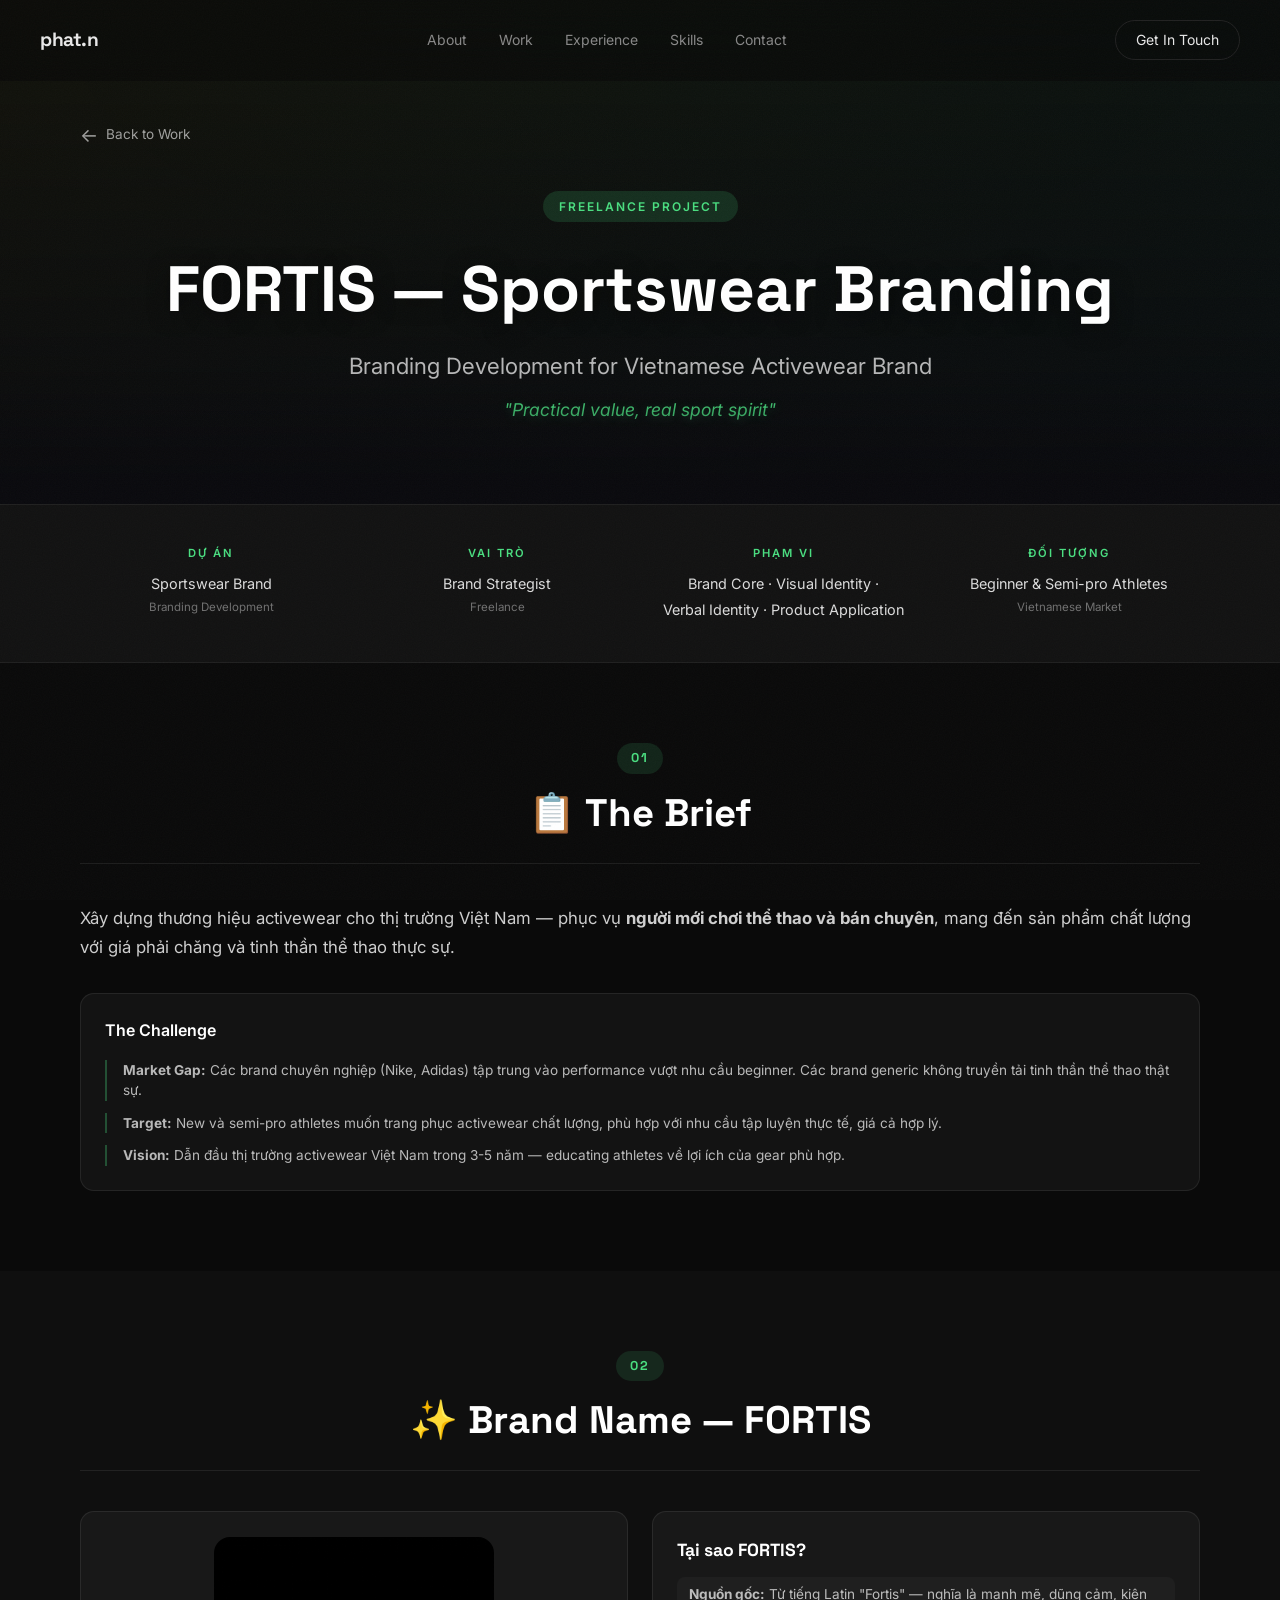
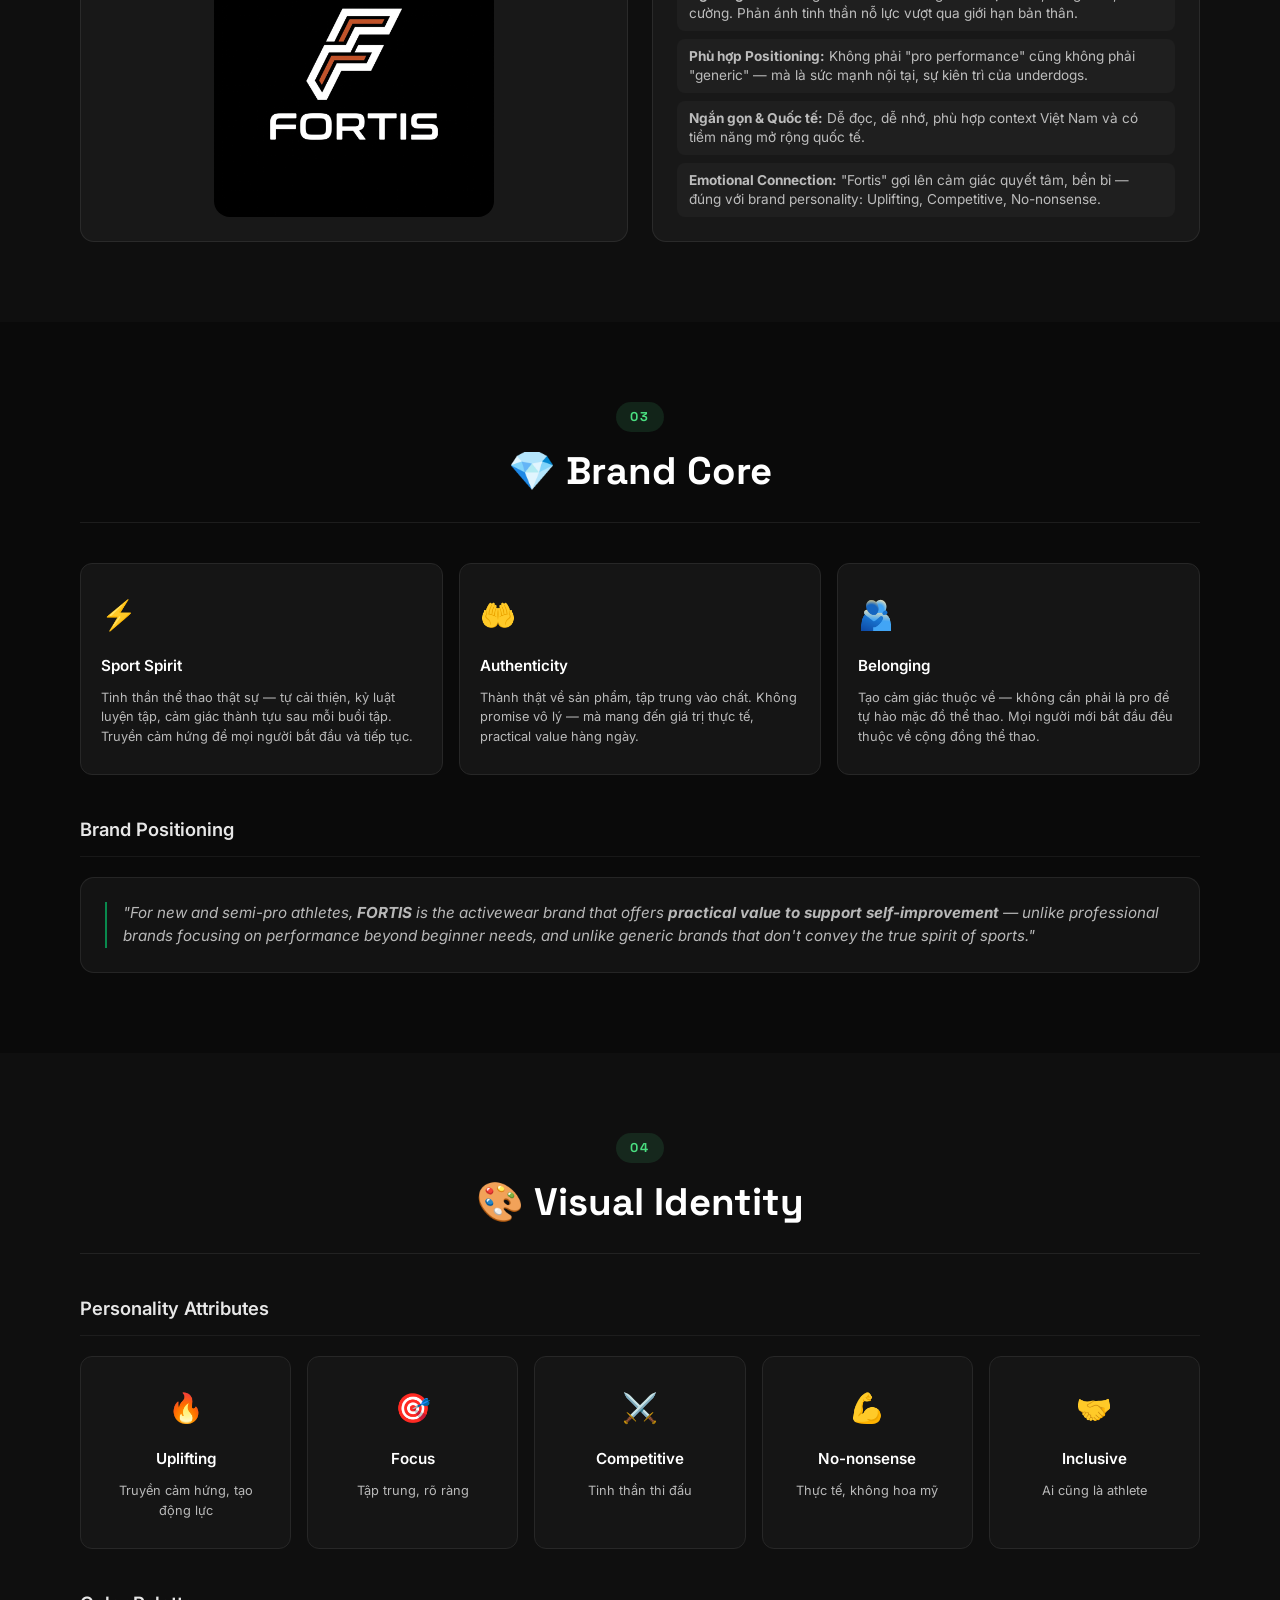
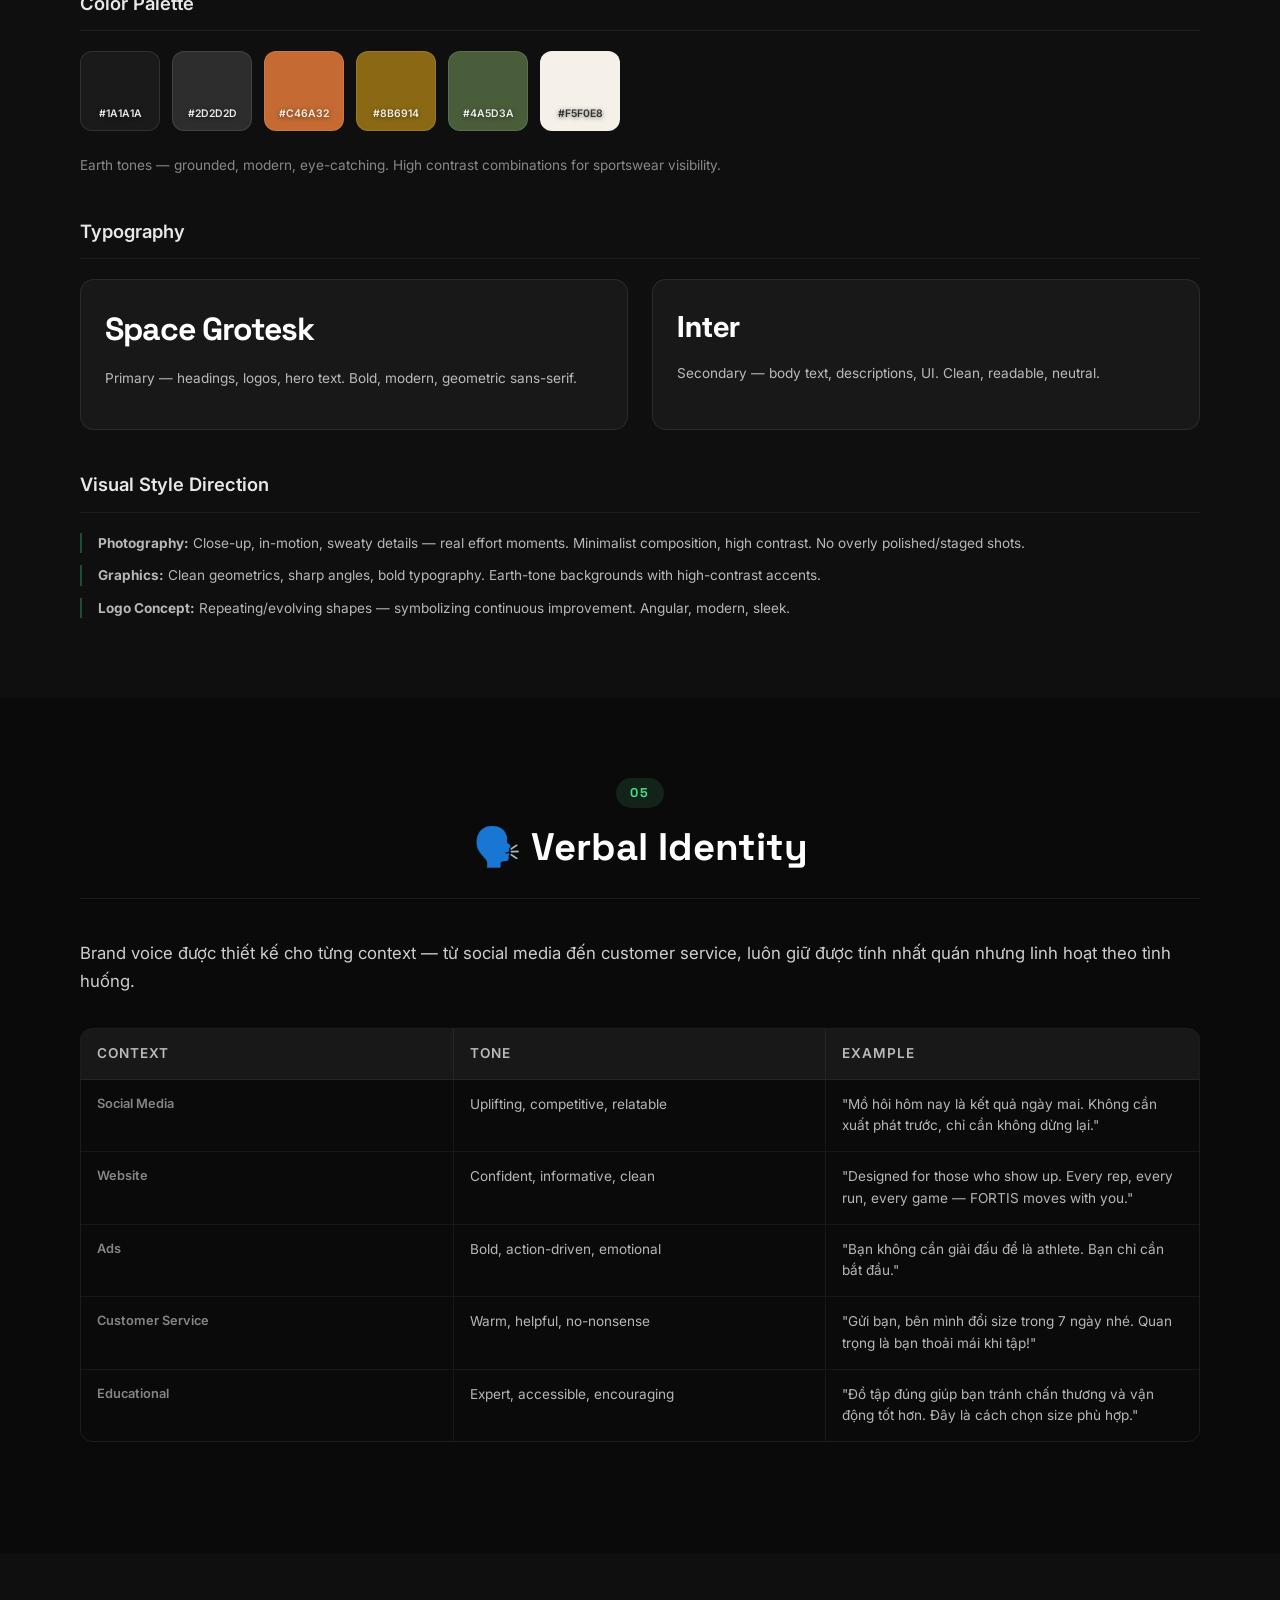
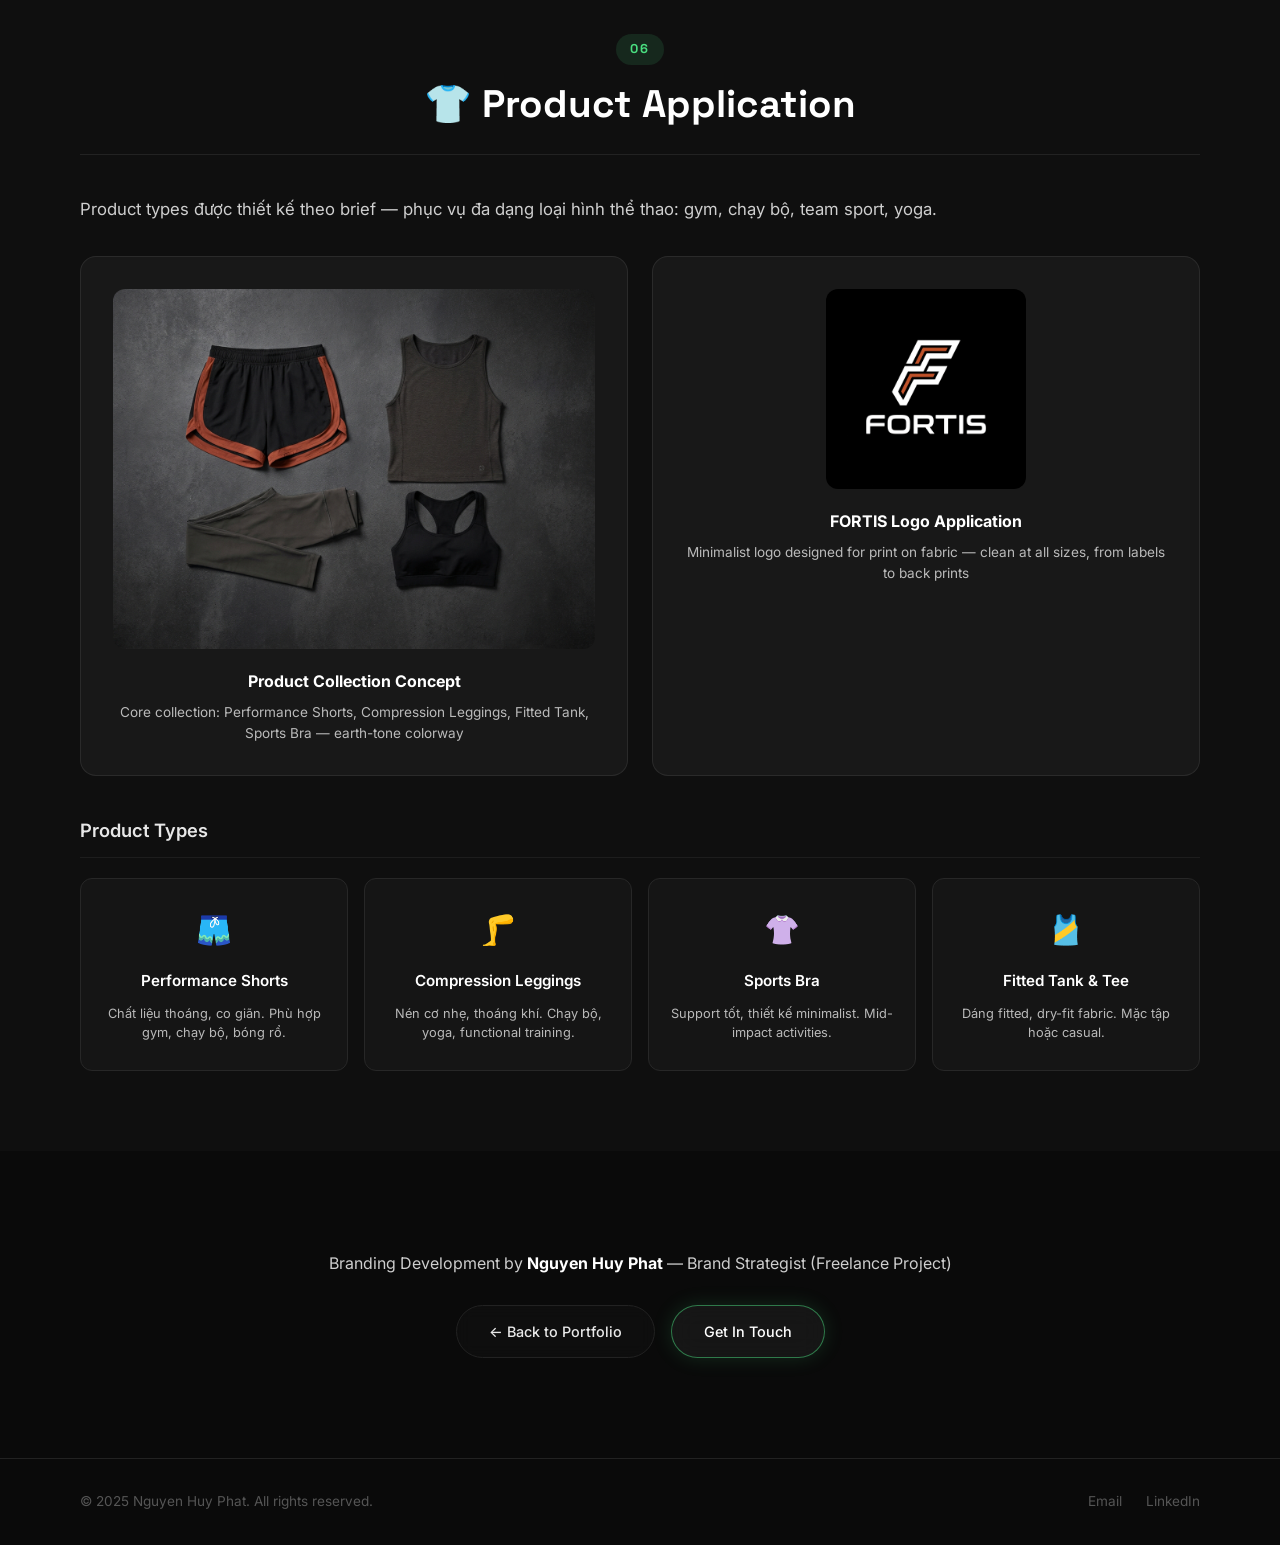
<file: sportswear-brand.html>
<!DOCTYPE html>
<html lang="vi">
<head>
    <meta charset="UTF-8">
    <meta name="viewport" content="width=device-width, initial-scale=1.0">
    <title>Sportswear Brand — Branding Development — Nguyen Huy Phat</title>
    <meta name="description" content="Branding Development: Sportswear brand FORTIS — từ brief đến brand identity, logo, và product mockups.">
    <link rel="preconnect" href="https://fonts.googleapis.com">
    <link rel="preconnect" href="https://fonts.gstatic.com" crossorigin>
    <link href="https://fonts.googleapis.com/css2?family=Space+Grotesk:wght@300;400;500;600;700&family=Inter:wght@300;400;500;600;700&display=swap" rel="stylesheet">
    <link rel="stylesheet" href="style.css">
    <link rel="stylesheet" href="casestudy.css">
</head>
<body>

    <!-- Navigation -->
    <nav class="nav" id="nav">
        <a href="index.html" class="nav__logo">phat.n</a>
        <div class="nav__links">
            <a href="index.html#about" class="nav__link">About</a>
            <a href="index.html#case-studies" class="nav__link">Work</a>
            <a href="index.html#experience" class="nav__link">Experience</a>
            <a href="index.html#skills" class="nav__link">Skills</a>
            <a href="index.html#contact" class="nav__link">Contact</a>
        </div>
        <a href="index.html#contact" class="nav__cta">Get In Touch</a>
    </nav>

    <!-- Hero -->
    <section class="cs-hero" style="background: linear-gradient(135deg, #1a1a0a 0%, #0a1a14 100%);">
        <div class="cs-hero__overlay" style="background: linear-gradient(180deg, rgba(10,10,14,0.4) 0%, rgba(10,10,14,0.9) 100%);"></div>
        <div class="container">
            <a href="index.html#case-studies" class="cs-hero__back"><span class="cs-hero__back-arrow">←</span> Back to Work</a>
            <div class="cs-hero__header">
                <span class="cs-hero__label">Freelance Project</span>
                <h1 class="cs-hero__title">FORTIS — Sportswear Branding</h1>
                <p class="cs-hero__subtitle">Branding Development for Vietnamese Activewear Brand</p>
                <p class="cs-hero__tagline">"Practical value, real sport spirit"</p>
            </div>
        </div>
    </section>

    <!-- Overview -->
    <section class="cs-overview">
        <div class="container">
            <div class="cs-overview__grid">
                <div class="cs-overview__item">
                    <span class="cs-overview__label">Dự án</span>
                    <span class="cs-overview__value">Sportswear Brand<br><small>Branding Development</small></span>
                </div>
                <div class="cs-overview__item">
                    <span class="cs-overview__label">Vai trò</span>
                    <span class="cs-overview__value">Brand Strategist<br><small>Freelance</small></span>
                </div>
                <div class="cs-overview__item">
                    <span class="cs-overview__label">Phạm vi</span>
                    <span class="cs-overview__value">Brand Core · Visual Identity ·<br>Verbal Identity · Product Application</span>
                </div>
                <div class="cs-overview__item">
                    <span class="cs-overview__label">Đối tượng</span>
                    <span class="cs-overview__value">Beginner & Semi-pro Athletes<br><small>Vietnamese Market</small></span>
                </div>
            </div>
        </div>
    </section>

    <!-- 01. The Brief -->
    <section class="cs-section" id="brief">
        <div class="container">
            <div class="cs-section__header cs-section__header--center">
                <span class="cs-section__number">01</span>
                <h2 class="cs-section__title">📋 The Brief</h2>
            </div>
            <div class="cs-section__body">
                <p class="cs-text--lead">Xây dựng thương hiệu activewear cho thị trường Việt Nam — phục vụ <strong>người mới chơi thể thao và bán chuyên</strong>, mang đến sản phẩm chất lượng với giá phải chăng và tinh thần thể thao thực sự.</p>

                <div class="cs-growth">
                    <div class="cs-growth__block">
                        <h4 class="cs-growth__heading">The Challenge</h4>
                        <div class="cs-growth__text">
                            <div class="cs-growth__point"><strong>Market Gap:</strong> Các brand chuyên nghiệp (Nike, Adidas) tập trung vào performance vượt nhu cầu beginner. Các brand generic không truyền tải tinh thần thể thao thật sự.</div>
                            <div class="cs-growth__point"><strong>Target:</strong> New và semi-pro athletes muốn trang phục activewear chất lượng, phù hợp với nhu cầu tập luyện thực tế, giá cả hợp lý.</div>
                            <div class="cs-growth__point"><strong>Vision:</strong> Dẫn đầu thị trường activewear Việt Nam trong 3-5 năm — educating athletes về lợi ích của gear phù hợp.</div>
                        </div>
                    </div>
                </div>
            </div>
        </div>
    </section>

    <!-- 02. Brand Name -->
    <section class="cs-section cs-section--alt" id="name">
        <div class="container">
            <div class="cs-section__header cs-section__header--center">
                <span class="cs-section__number">02</span>
                <h2 class="cs-section__title">✨ Brand Name — FORTIS</h2>
            </div>
            <div class="cs-section__body">
                <div class="cs-dongca__columns">
                    <div class="cs-dongca__col" style="display:flex; align-items:center; justify-content:center;">
                        <img src="assets/images/sportswear/fortis_logo.jpg" alt="FORTIS Logo" style="max-width:280px; border-radius:16px;">
                    </div>
                    <div class="cs-dongca__col">
                        <h5 class="cs-dongca__col-title">Tại sao FORTIS?</h5>
                        <div class="cs-dongca__chart-types">
                            <div class="cs-dongca__type"><strong>Nguồn gốc:</strong> Từ tiếng Latin "Fortis" — nghĩa là mạnh mẽ, dũng cảm, kiên cường. Phản ánh tinh thần nỗ lực vượt qua giới hạn bản thân.</div>
                            <div class="cs-dongca__type"><strong>Phù hợp Positioning:</strong> Không phải "pro performance" cũng không phải "generic" — mà là sức mạnh nội tại, sự kiên trì của underdogs.</div>
                            <div class="cs-dongca__type"><strong>Ngắn gọn & Quốc tế:</strong> Dễ đọc, dễ nhớ, phù hợp context Việt Nam và có tiềm năng mở rộng quốc tế.</div>
                            <div class="cs-dongca__type"><strong>Emotional Connection:</strong> "Fortis" gợi lên cảm giác quyết tâm, bền bỉ — đúng với brand personality: Uplifting, Competitive, No-nonsense.</div>
                        </div>
                    </div>
                </div>
            </div>
        </div>
    </section>

    <!-- 03. Brand Core -->
    <section class="cs-section" id="core">
        <div class="container">
            <div class="cs-section__header cs-section__header--center">
                <span class="cs-section__number">03</span>
                <h2 class="cs-section__title">💎 Brand Core</h2>
            </div>
            <div class="cs-section__body">
                <div class="cs-challenges__grid cs-challenges__grid--row" style="grid-template-columns: repeat(3, 1fr);">
                    <div class="cs-challenge">
                        <span class="cs-challenge__icon">⚡</span>
                        <h4>Sport Spirit</h4>
                        <p>Tinh thần thể thao thật sự — tự cải thiện, kỷ luật luyện tập, cảm giác thành tựu sau mỗi buổi tập. Truyền cảm hứng để mọi người bắt đầu và tiếp tục.</p>
                    </div>
                    <div class="cs-challenge">
                        <span class="cs-challenge__icon">🤲</span>
                        <h4>Authenticity</h4>
                        <p>Thành thật về sản phẩm, tập trung vào chất. Không promise vô lý — mà mang đến giá trị thực tế, practical value hàng ngày.</p>
                    </div>
                    <div class="cs-challenge">
                        <span class="cs-challenge__icon">🫂</span>
                        <h4>Belonging</h4>
                        <p>Tạo cảm giác thuộc về — không cần phải là pro để tự hào mặc đồ thể thao. Mọi người mới bắt đầu đều thuộc về cộng đồng thể thao.</p>
                    </div>
                </div>

                <h3 class="cs-subsection__title">Brand Positioning</h3>
                <div class="cs-growth__block">
                    <div class="cs-growth__text">
                        <div class="cs-growth__point" style="font-size:0.95rem; font-style:italic; border-left-color: rgba(0,255,136,0.5);">
                            "For new and semi-pro athletes, <strong>FORTIS</strong> is the activewear brand that offers <strong>practical value to support self-improvement</strong> — unlike professional brands focusing on performance beyond beginner needs, and unlike generic brands that don't convey the true spirit of sports."
                        </div>
                    </div>
                </div>
            </div>
        </div>
    </section>

    <!-- 04. Visual Identity -->
    <section class="cs-section cs-section--alt" id="visual">
        <div class="container">
            <div class="cs-section__header cs-section__header--center">
                <span class="cs-section__number">04</span>
                <h2 class="cs-section__title">🎨 Visual Identity</h2>
            </div>
            <div class="cs-section__body">
                <h3 class="cs-subsection__title">Personality Attributes</h3>
                <div class="cs-challenges__grid cs-challenges__grid--row" style="grid-template-columns: repeat(5, 1fr);">
                    <div class="cs-challenge" style="text-align:center;">
                        <span class="cs-challenge__icon">🔥</span>
                        <h4>Uplifting</h4>
                        <p>Truyền cảm hứng, tạo động lực</p>
                    </div>
                    <div class="cs-challenge" style="text-align:center;">
                        <span class="cs-challenge__icon">🎯</span>
                        <h4>Focus</h4>
                        <p>Tập trung, rõ ràng</p>
                    </div>
                    <div class="cs-challenge" style="text-align:center;">
                        <span class="cs-challenge__icon">⚔️</span>
                        <h4>Competitive</h4>
                        <p>Tinh thần thi đấu</p>
                    </div>
                    <div class="cs-challenge" style="text-align:center;">
                        <span class="cs-challenge__icon">💪</span>
                        <h4>No-nonsense</h4>
                        <p>Thực tế, không hoa mỹ</p>
                    </div>
                    <div class="cs-challenge" style="text-align:center;">
                        <span class="cs-challenge__icon">🤝</span>
                        <h4>Inclusive</h4>
                        <p>Ai cũng là athlete</p>
                    </div>
                </div>

                <h3 class="cs-subsection__title">Color Palette</h3>
                <div class="cs-palette">
                    <div class="cs-palette__swatch" style="background: #1a1a1a;">#1A1A1A</div>
                    <div class="cs-palette__swatch" style="background: #2d2d2d;">#2D2D2D</div>
                    <div class="cs-palette__swatch" style="background: #c46a32;">#C46A32</div>
                    <div class="cs-palette__swatch" style="background: #8b6914;">#8B6914</div>
                    <div class="cs-palette__swatch" style="background: #4a5d3a;">#4A5D3A</div>
                    <div class="cs-palette__swatch" style="background: #f5f0e8; color: #333;">#F5F0E8</div>
                </div>
                <p style="font-size:0.85rem; color:rgba(255,255,255,0.5); margin-bottom:24px;">Earth tones — grounded, modern, eye-catching. High contrast combinations for sportswear visibility.</p>

                <h3 class="cs-subsection__title">Typography</h3>
                <div class="cs-dongca__columns" style="margin-bottom: 32px;">
                    <div class="cs-dongca__col">
                        <h5 class="cs-dongca__col-title" style="font-family: 'Space Grotesk', sans-serif; font-size:2rem; letter-spacing:-1px;">Space Grotesk</h5>
                        <p class="cs-dongca__col-desc">Primary — headings, logos, hero text. Bold, modern, geometric sans-serif.</p>
                    </div>
                    <div class="cs-dongca__col">
                        <h5 class="cs-dongca__col-title" style="font-family: 'Inter', sans-serif; font-size:1.8rem;">Inter</h5>
                        <p class="cs-dongca__col-desc">Secondary — body text, descriptions, UI. Clean, readable, neutral.</p>
                    </div>
                </div>

                <h3 class="cs-subsection__title">Visual Style Direction</h3>
                <div class="cs-growth__text">
                    <div class="cs-growth__point"><strong>Photography:</strong> Close-up, in-motion, sweaty details — real effort moments. Minimalist composition, high contrast. No overly polished/staged shots.</div>
                    <div class="cs-growth__point"><strong>Graphics:</strong> Clean geometrics, sharp angles, bold typography. Earth-tone backgrounds with high-contrast accents.</div>
                    <div class="cs-growth__point"><strong>Logo Concept:</strong> Repeating/evolving shapes — symbolizing continuous improvement. Angular, modern, sleek.</div>
                </div>
            </div>
        </div>
    </section>

    <!-- 05. Verbal Identity -->
    <section class="cs-section" id="verbal">
        <div class="container">
            <div class="cs-section__header cs-section__header--center">
                <span class="cs-section__number">05</span>
                <h2 class="cs-section__title">🗣️ Verbal Identity</h2>
            </div>
            <div class="cs-section__body">
                <p class="cs-text--lead">Brand voice được thiết kế cho từng context — từ social media đến customer service, luôn giữ được tính nhất quán nhưng linh hoạt theo tình huống.</p>

                <div class="cs-comparison__table">
                    <div class="cs-comparison__row cs-comparison__row--header" style="grid-template-columns: 1fr 1fr 1fr;">
                        <div class="cs-comparison__cell">Context</div>
                        <div class="cs-comparison__cell">Tone</div>
                        <div class="cs-comparison__cell">Example</div>
                    </div>
                    <div class="cs-comparison__row" style="grid-template-columns: 1fr 1fr 1fr;">
                        <div class="cs-comparison__cell cs-comparison__cell--label">Social Media</div>
                        <div class="cs-comparison__cell">Uplifting, competitive, relatable</div>
                        <div class="cs-comparison__cell">"Mồ hôi hôm nay là kết quả ngày mai. Không cần xuất phát trước, chỉ cần không dừng lại."</div>
                    </div>
                    <div class="cs-comparison__row" style="grid-template-columns: 1fr 1fr 1fr;">
                        <div class="cs-comparison__cell cs-comparison__cell--label">Website</div>
                        <div class="cs-comparison__cell">Confident, informative, clean</div>
                        <div class="cs-comparison__cell">"Designed for those who show up. Every rep, every run, every game — FORTIS moves with you."</div>
                    </div>
                    <div class="cs-comparison__row" style="grid-template-columns: 1fr 1fr 1fr;">
                        <div class="cs-comparison__cell cs-comparison__cell--label">Ads</div>
                        <div class="cs-comparison__cell">Bold, action-driven, emotional</div>
                        <div class="cs-comparison__cell">"Bạn không cần giải đấu để là athlete. Bạn chỉ cần bắt đầu."</div>
                    </div>
                    <div class="cs-comparison__row" style="grid-template-columns: 1fr 1fr 1fr;">
                        <div class="cs-comparison__cell cs-comparison__cell--label">Customer Service</div>
                        <div class="cs-comparison__cell">Warm, helpful, no-nonsense</div>
                        <div class="cs-comparison__cell">"Gửi bạn, bên mình đổi size trong 7 ngày nhé. Quan trọng là bạn thoải mái khi tập!"</div>
                    </div>
                    <div class="cs-comparison__row" style="grid-template-columns: 1fr 1fr 1fr;">
                        <div class="cs-comparison__cell cs-comparison__cell--label">Educational</div>
                        <div class="cs-comparison__cell">Expert, accessible, encouraging</div>
                        <div class="cs-comparison__cell">"Đồ tập đúng giúp bạn tránh chấn thương và vận động tốt hơn. Đây là cách chọn size phù hợp."</div>
                    </div>
                </div>
            </div>
        </div>
    </section>

    <!-- 06. Product Mockups -->
    <section class="cs-section cs-section--alt" id="products">
        <div class="container">
            <div class="cs-section__header cs-section__header--center">
                <span class="cs-section__number">06</span>
                <h2 class="cs-section__title">👕 Product Application</h2>
            </div>
            <div class="cs-section__body">
                <p class="cs-text--lead">Product types được thiết kế theo brief — phục vụ đa dạng loại hình thể thao: gym, chạy bộ, team sport, yoga.</p>

                <div class="cs-brand-showcase__grid" style="margin-bottom:32px;">
                    <div class="cs-brand-card">
                        <img src="assets/images/sportswear/product_mockup.jpg" alt="FORTIS Product Collection Mockup" style="max-width:100%; border-radius:12px;">
                        <h4>Product Collection Concept</h4>
                        <p>Core collection: Performance Shorts, Compression Leggings, Fitted Tank, Sports Bra — earth-tone colorway</p>
                    </div>
                    <div class="cs-brand-card">
                        <img src="assets/images/sportswear/fortis_logo.jpg" alt="FORTIS Logo" style="max-width:200px; border-radius:12px;">
                        <h4>FORTIS Logo Application</h4>
                        <p>Minimalist logo designed for print on fabric — clean at all sizes, from labels to back prints</p>
                    </div>
                </div>

                <h3 class="cs-subsection__title">Product Types</h3>
                <div class="cs-challenges__grid cs-challenges__grid--row" style="grid-template-columns: repeat(4, 1fr);">
                    <div class="cs-challenge" style="text-align:center;">
                        <span class="cs-challenge__icon">🩳</span>
                        <h4>Performance Shorts</h4>
                        <p>Chất liệu thoáng, co giãn. Phù hợp gym, chạy bộ, bóng rổ.</p>
                    </div>
                    <div class="cs-challenge" style="text-align:center;">
                        <span class="cs-challenge__icon">🦵</span>
                        <h4>Compression Leggings</h4>
                        <p>Nén cơ nhẹ, thoáng khí. Chạy bộ, yoga, functional training.</p>
                    </div>
                    <div class="cs-challenge" style="text-align:center;">
                        <span class="cs-challenge__icon">👚</span>
                        <h4>Sports Bra</h4>
                        <p>Support tốt, thiết kế minimalist. Mid-impact activities.</p>
                    </div>
                    <div class="cs-challenge" style="text-align:center;">
                        <span class="cs-challenge__icon">🎽</span>
                        <h4>Fitted Tank & Tee</h4>
                        <p>Dáng fitted, dry-fit fabric. Mặc tập hoặc casual.</p>
                    </div>
                </div>
            </div>
        </div>
    </section>

    <!-- Footer CTA -->
    <section class="cs-cta">
        <div class="container">
            <p class="cs-cta__credit">Branding Development by <strong>Nguyen Huy Phat</strong> — Brand Strategist (Freelance Project)</p>
            <div class="cs-cta__actions">
                <a href="index.html#case-studies" class="btn btn--ghost">← Back to Portfolio</a>
                <a href="index.html#contact" class="btn btn--primary">Get In Touch</a>
            </div>
        </div>
    </section>

    <footer class="footer">
        <div class="container footer__content">
            <p>© 2025 Nguyen Huy Phat. All rights reserved.</p>
            <div class="footer__links">
                <a href="mailto:phatnguyenhuy12@gmail.com">Email</a>
                <a href="https://www.linkedin.com/in/nguyenhuyphat/" target="_blank">LinkedIn</a>
            </div>
        </div>
    </footer>

    <script src="script.js"></script>
</body>
</html>
</file>
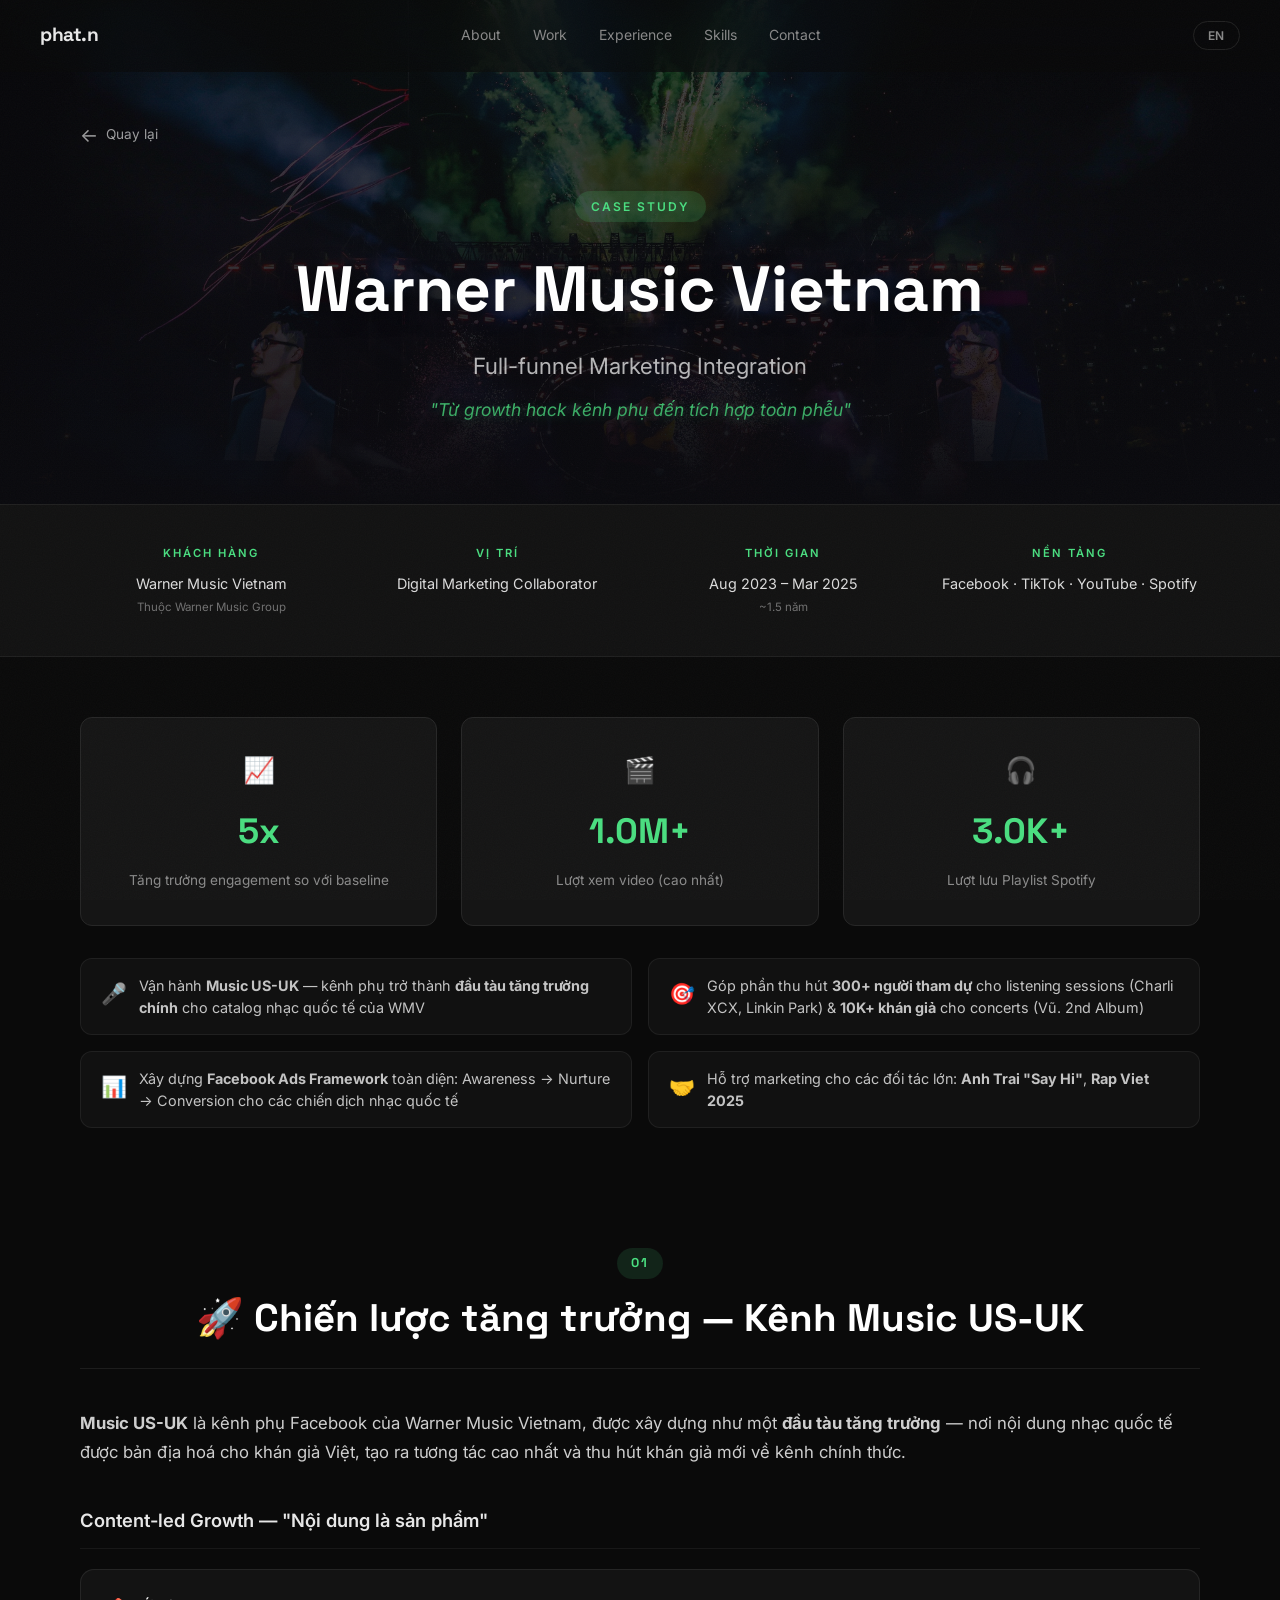
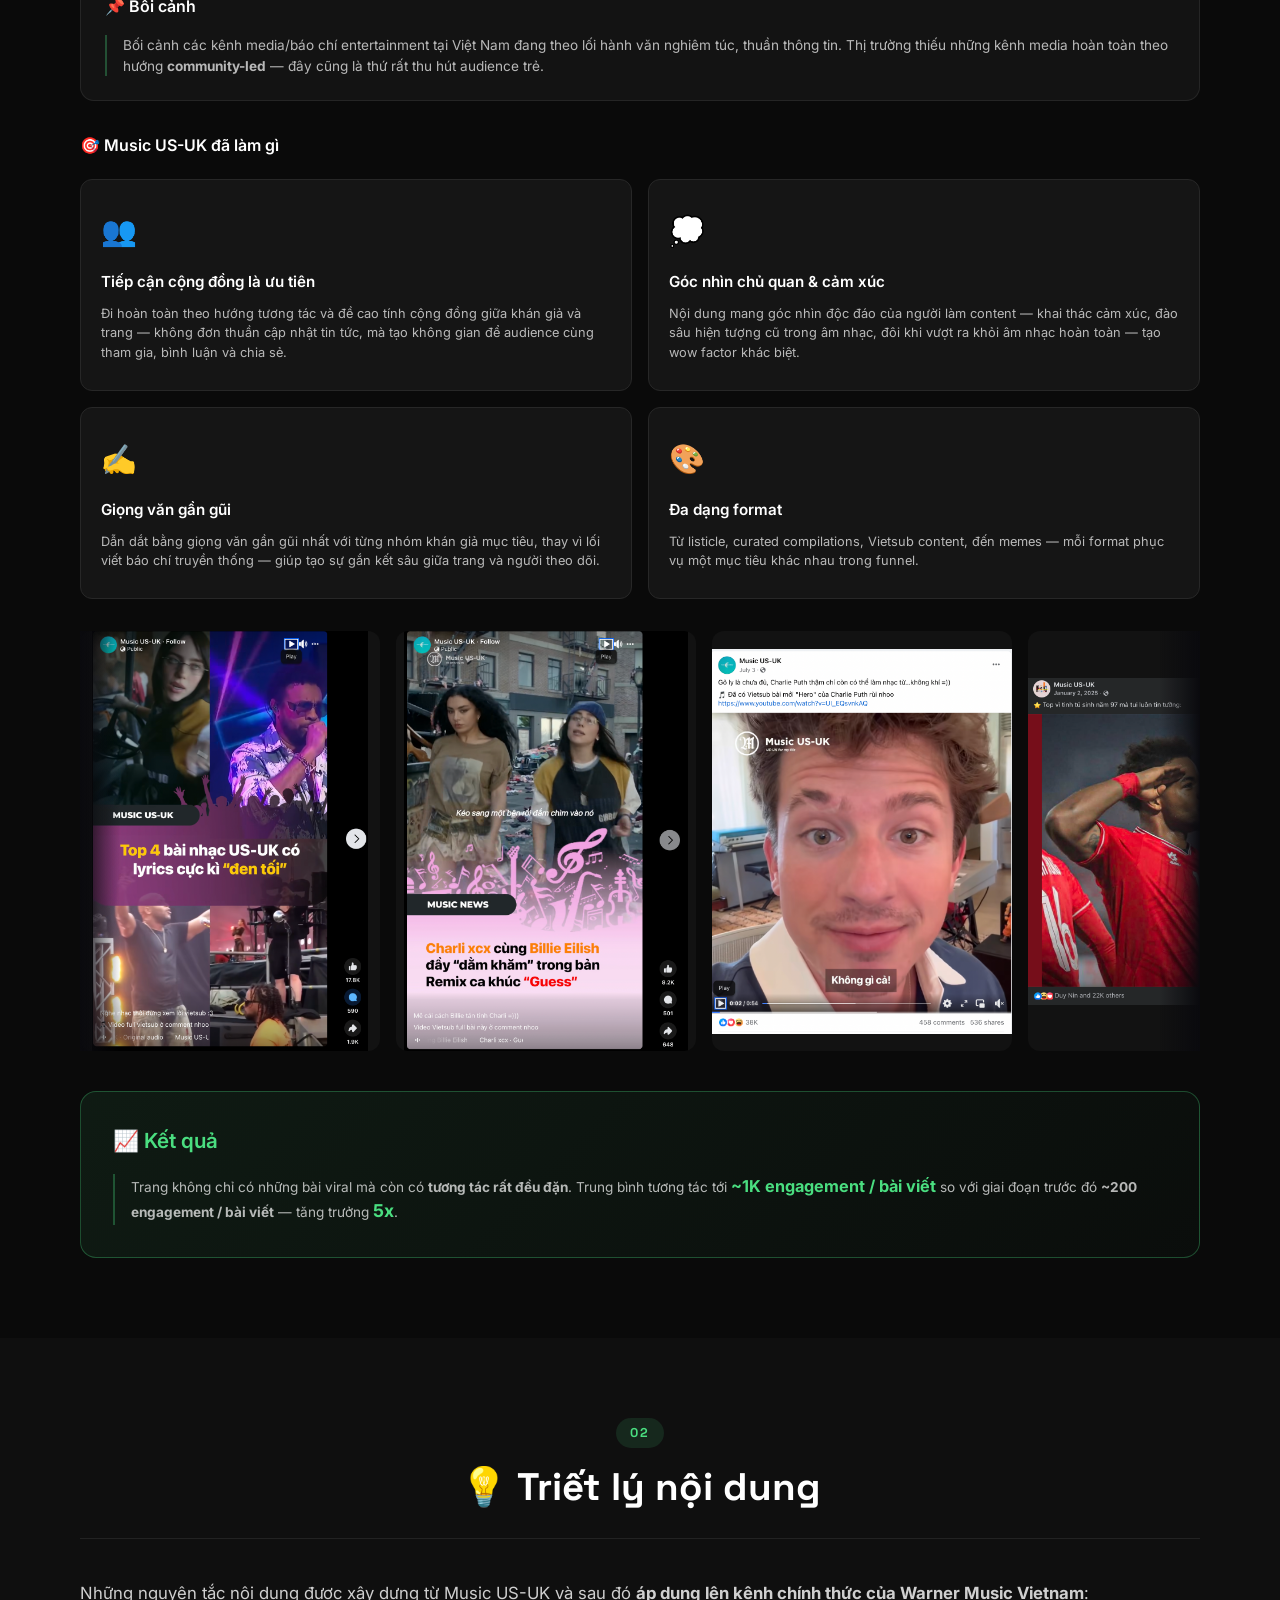
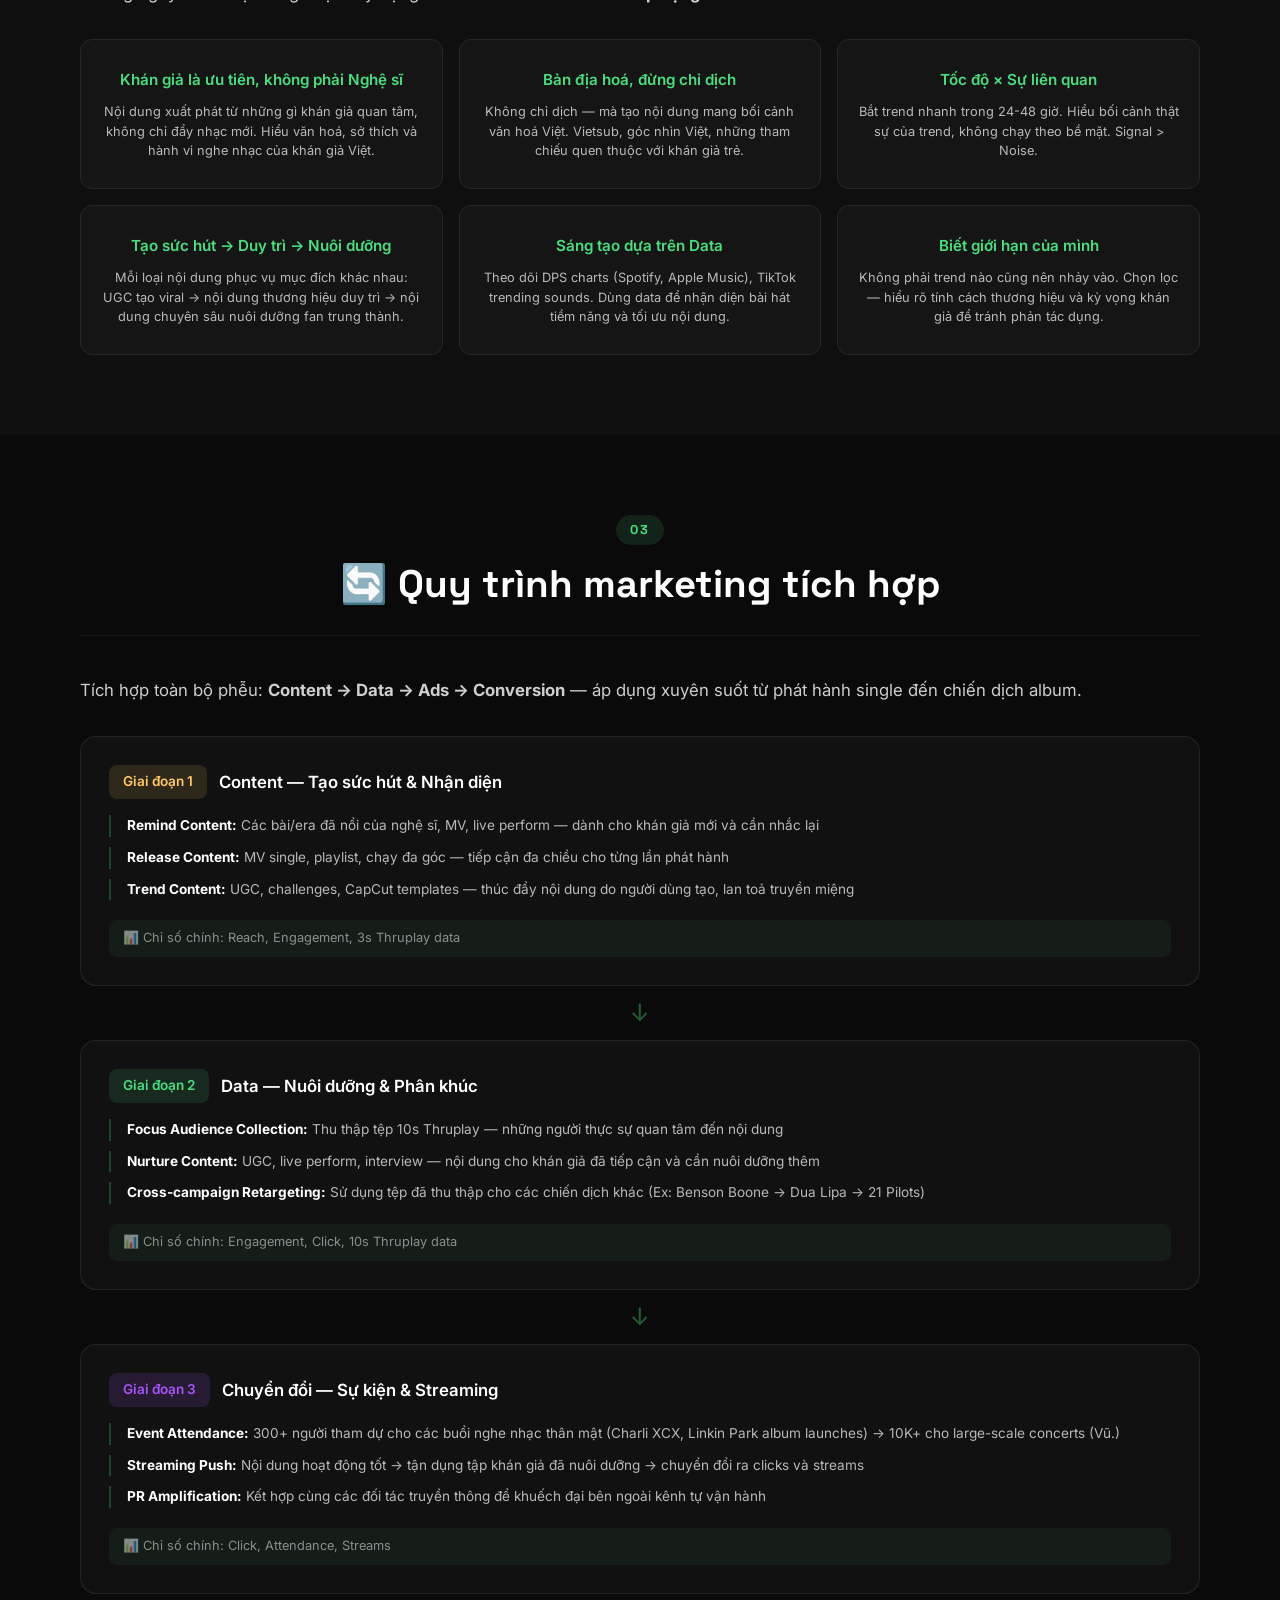
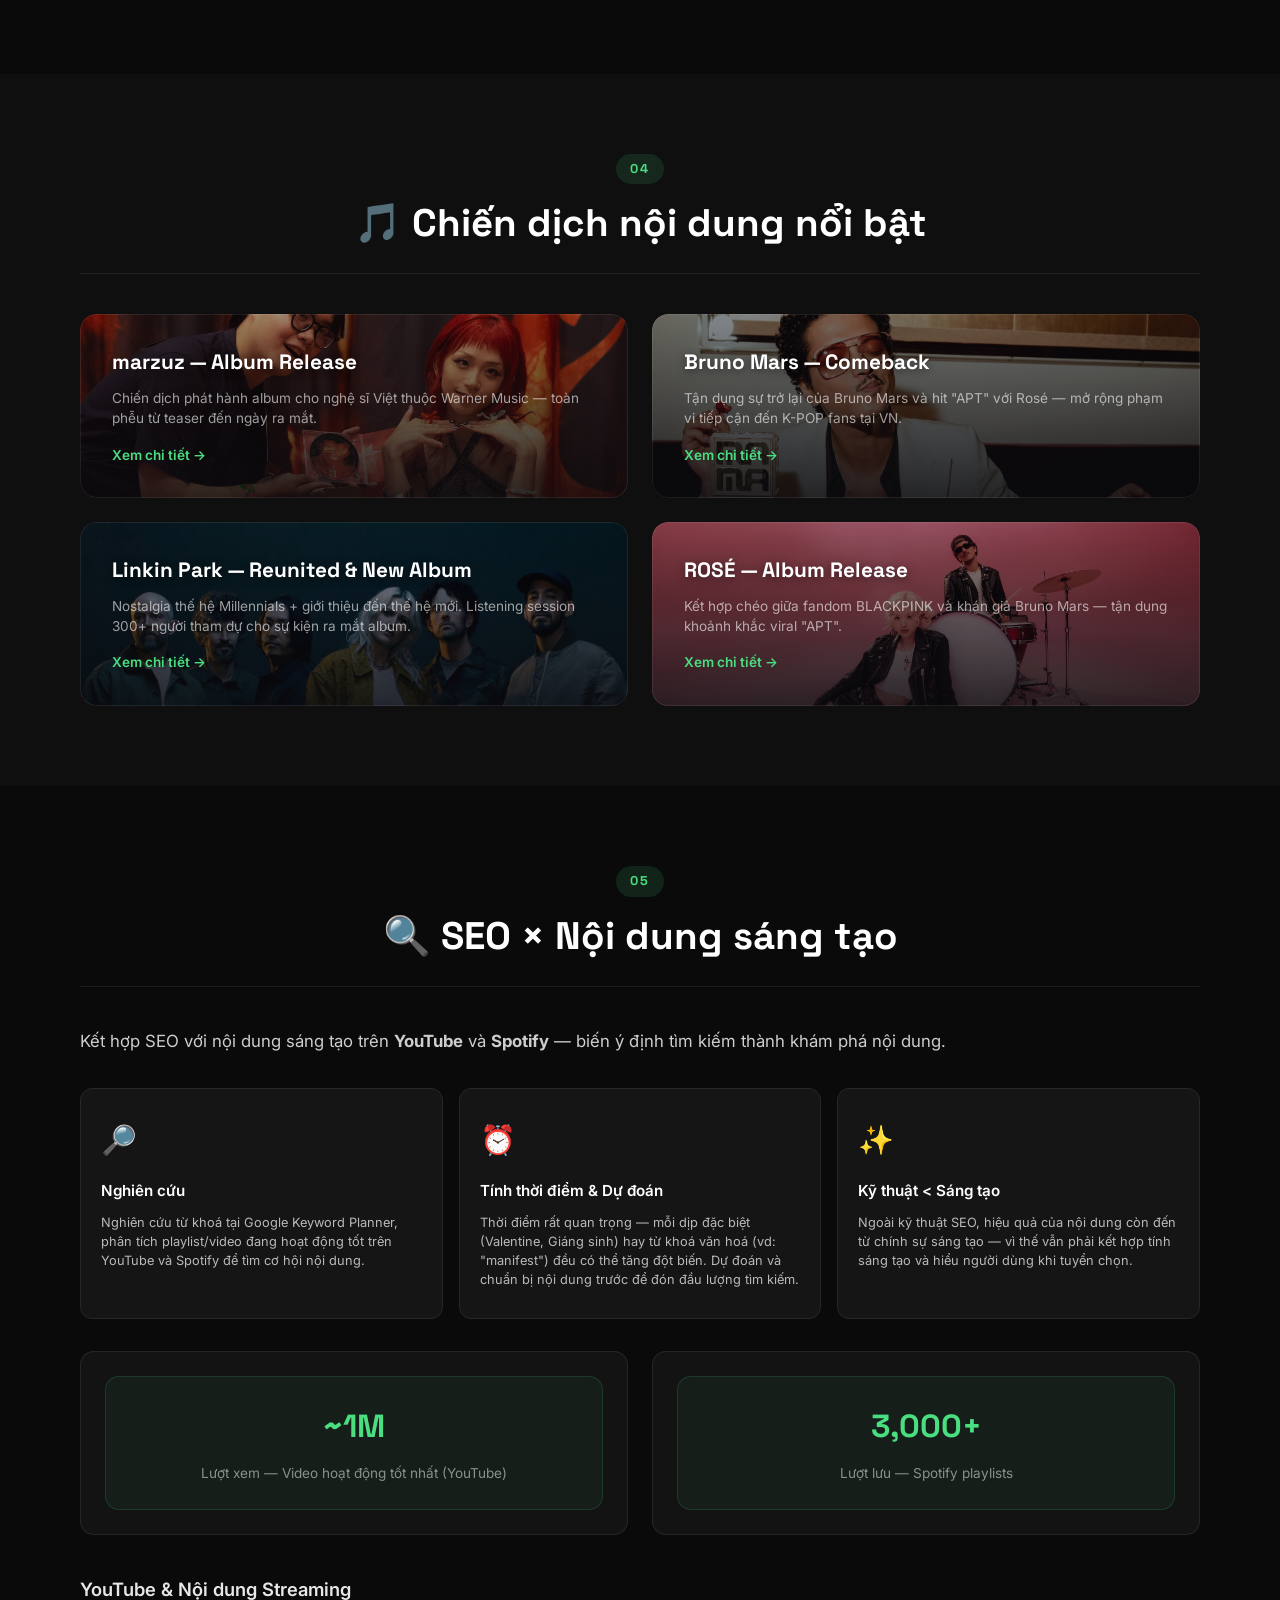
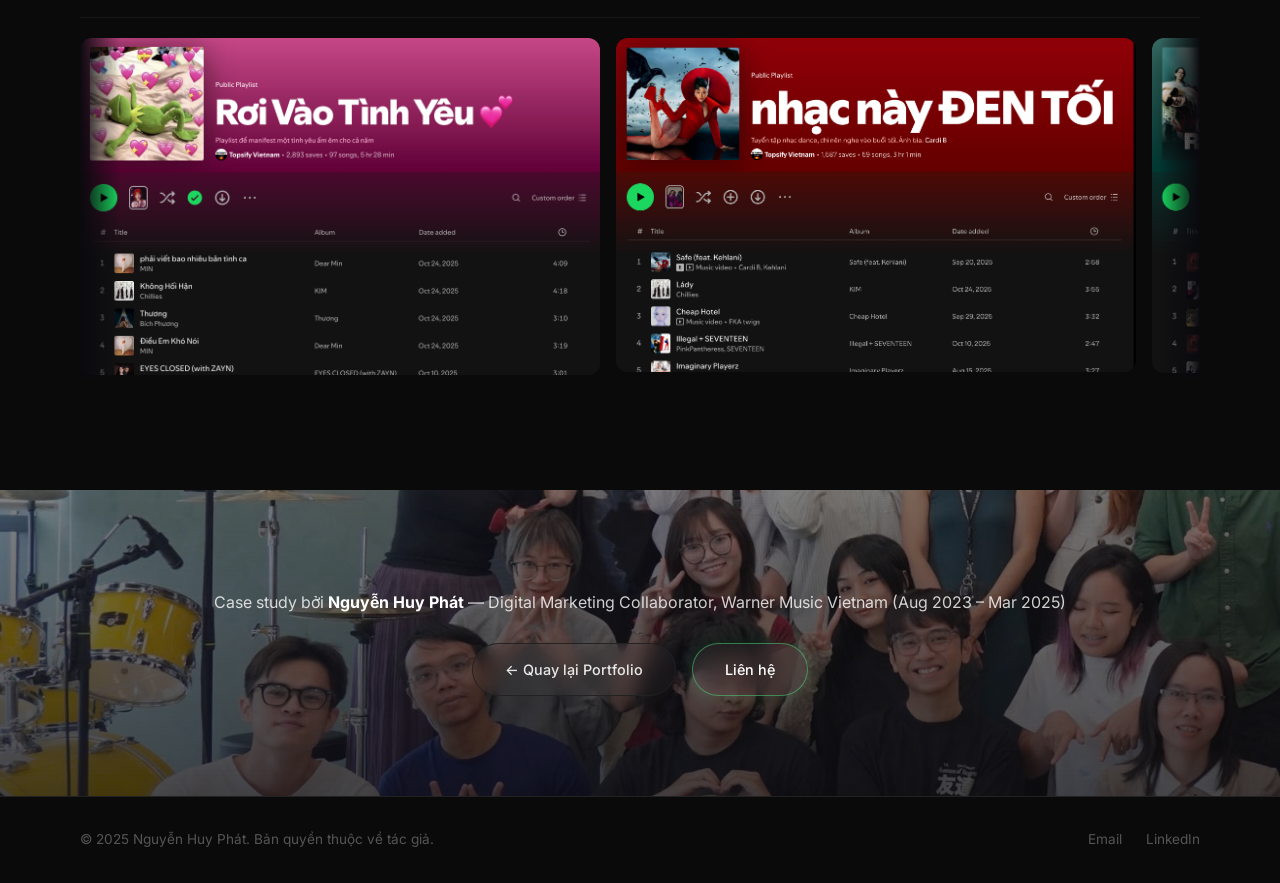
<file: warner-music.html>
<!DOCTYPE html>
<html lang="vi">
<head>
    <meta charset="UTF-8">
    <meta name="viewport" content="width=device-width, initial-scale=1.0">
    <title>Warner Music Vietnam Case Study — Nguyen Huy Phat</title>
    <meta name="description" content="Case Study: Warner Music Vietnam — 5x engagement uplift, full-funnel marketing integration cho nhạc quốc tế tại Việt Nam.">
    <link rel="preconnect" href="https://fonts.googleapis.com">
    <link rel="preconnect" href="https://fonts.gstatic.com" crossorigin>
    <link href="https://fonts.googleapis.com/css2?family=Space+Grotesk:wght@300;400;500;600;700&family=Inter:wght@300;400;500;600;700&display=swap" rel="stylesheet">
    <link rel="stylesheet" href="style.css">
    <link rel="stylesheet" href="casestudy.css">
</head>
<body>

    <!-- Navigation -->
    <nav class="nav" id="nav">
        <a href="index.html" class="nav__logo">phat.n</a>
        <div class="nav__links">
            <a href="index.html#about" class="nav__link">About</a>
            <a href="index.html#case-studies" class="nav__link">Work</a>
            <a href="index.html#experience" class="nav__link">Experience</a>
            <a href="index.html#skills" class="nav__link">Skills</a>
            <a href="index.html#contact" class="nav__link">Contact</a>
        </div>
        <button class="nav__lang" onclick="toggleLang()" title="Switch to English">EN</button>
    </nav>

    <!-- Hero -->
    <section class="cs-hero" style="background-image: url('assets/images/warner/header_warner.jpg');">
        <div class="cs-hero__overlay"></div>
        <div class="container">
            <a href="index.html#case-studies" class="cs-hero__back"><span class="cs-hero__back-arrow">←</span> <span data-vi="Quay lại" data-en="Back to Work">Quay lại</span></a>
            <div class="cs-hero__header">
                <span class="cs-hero__label" data-vi="Case Study" data-en="Case Study">Case Study</span>
                <h1 class="cs-hero__title">Warner Music Vietnam</h1>
                <p class="cs-hero__subtitle" data-vi="Full-funnel Marketing Integration" data-en="Full-funnel Marketing Integration">Full-funnel Marketing Integration</p>
                <p class="cs-hero__tagline" data-vi="&quot;Từ growth hack kênh phụ đến tích hợp toàn phễu&quot;" data-en="&quot;From sub-channel growth hack to full-funnel integration&quot;">"Từ growth hack kênh phụ đến tích hợp toàn phễu"</p>
            </div>
        </div>
    </section>

    <!-- Overview -->
    <section class="cs-overview">
        <div class="container">
            <div class="cs-overview__grid">
                <div class="cs-overview__item">
                    <span class="cs-overview__label" data-vi="Khách hàng" data-en="Client">Khách hàng</span>
                    <span class="cs-overview__value" data-vi="Warner Music Vietnam<br><small>Thuộc Warner Music Group</small>" data-en="Warner Music Vietnam<br><small>Part of Warner Music Group</small>" data-html="1">Warner Music Vietnam<br><small>Thuộc Warner Music Group</small></span>
                </div>
                <div class="cs-overview__item">
                    <span class="cs-overview__label" data-vi="Vị trí" data-en="Role">Vị trí</span>
                    <span class="cs-overview__value" data-vi="Digital Marketing Collaborator" data-en="Digital Marketing Collaborator">Digital Marketing Collaborator</span>
                </div>
                <div class="cs-overview__item">
                    <span class="cs-overview__label" data-vi="Thời gian" data-en="Duration">Thời gian</span>
                    <span class="cs-overview__value" data-vi="Aug 2023 – Mar 2025<br><small>~1.5 năm</small>" data-en="Aug 2023 – Mar 2025<br><small>~1.5 years</small>" data-html="1">Aug 2023 – Mar 2025<br><small>~1.5 năm</small></span>
                </div>
                <div class="cs-overview__item">
                    <span class="cs-overview__label" data-vi="Nền tảng" data-en="Platforms">Nền tảng</span>
                    <span class="cs-overview__value" data-vi="Facebook · TikTok · YouTube · Spotify" data-en="Facebook · TikTok · YouTube · Spotify">Facebook · TikTok · YouTube · Spotify</span>
                </div>
            </div>
        </div>
    </section>

    <!-- Results -->
    <section class="cs-results">
        <div class="container">
            <div class="cs-results__grid">
                <div class="cs-results__card" data-target="5" data-suffix="x">
                    <span class="cs-results__icon">📈</span>
                    <span class="cs-results__number">0</span>
                    <span class="cs-results__label" data-vi="Tăng trưởng engagement so với baseline" data-en="Engagement Uplift vs. Baseline">Tăng trưởng engagement so với baseline</span>
                </div>
                <div class="cs-results__card" data-target="1000000" data-suffix="+">
                    <span class="cs-results__icon">🎬</span>
                    <span class="cs-results__number">0</span>
                    <span class="cs-results__label" data-vi="Lượt xem video (cao nhất)" data-en="Video Views (Top-performing)">Lượt xem video (cao nhất)</span>
                </div>
                <div class="cs-results__card" data-target="3000" data-suffix="+">
                    <span class="cs-results__icon">🎧</span>
                    <span class="cs-results__number">0</span>
                    <span class="cs-results__label" data-vi="Lượt lưu Playlist Spotify" data-en="Spotify Playlist Saves">Lượt lưu Playlist Spotify</span>
                </div>
            </div>
            <div class="cs-results__highlights">
                <div class="cs-results__highlight">
                    <span class="cs-results__highlight-icon">🎤</span>
                    <p data-vi="Vận hành <strong>Music US-UK</strong> — kênh phụ trở thành <strong>đầu tàu tăng trưởng chính</strong> cho catalog nhạc quốc tế của WMV" data-en="Operated <strong>Music US-UK</strong> — sub-channel became the <strong>main growth engine</strong> for WMV's international music catalog" data-html="1">Vận hành <strong>Music US-UK</strong> — kênh phụ trở thành <strong>đầu tàu tăng trưởng chính</strong> cho catalog nhạc quốc tế của WMV</p>
                </div>
                <div class="cs-results__highlight">
                    <span class="cs-results__highlight-icon">🎯</span>
                    <p data-vi="Góp phần thu hút <strong>300+ người tham dự</strong> cho listening sessions (Charli XCX, Linkin Park) &amp; <strong>10K+ khán giả</strong> cho concerts (Vũ. 2nd Album)" data-en="Helped attract <strong>300+ attendees</strong> for listening sessions (Charli XCX, Linkin Park) &amp; <strong>10K+ audiences</strong> for concerts (Vũ. 2nd Album)" data-html="1">Góp phần thu hút <strong>300+ người tham dự</strong> cho listening sessions (Charli XCX, Linkin Park) & <strong>10K+ khán giả</strong> cho concerts (Vũ. 2nd Album)</p>
                </div>
                <div class="cs-results__highlight">
                    <span class="cs-results__highlight-icon">📊</span>
                    <p data-vi="Xây dựng <strong>Facebook Ads Framework</strong> toàn diện: Awareness → Nurture → Conversion cho các chiến dịch nhạc quốc tế" data-en="Built a comprehensive <strong>Facebook Ads Framework</strong>: Awareness → Nurture → Conversion for international music campaigns" data-html="1">Xây dựng <strong>Facebook Ads Framework</strong> toàn diện: Awareness → Nurture → Conversion cho các chiến dịch nhạc quốc tế</p>
                </div>
                <div class="cs-results__highlight">
                    <span class="cs-results__highlight-icon">🤝</span>
                    <p data-vi="Hỗ trợ marketing cho các đối tác lớn: <strong>Anh Trai &quot;Say Hi&quot;</strong>, <strong>Rap Viet 2025</strong>" data-en="Supported marketing for major partners: <strong>Anh Trai &quot;Say Hi&quot;</strong>, <strong>Rap Viet 2025</strong>" data-html="1">Hỗ trợ marketing cho các đối tác lớn: <strong>Anh Trai "Say Hi"</strong>, <strong>Rap Viet 2025</strong></p>
                </div>
            </div>
        </div>
    </section>

    <!-- 01. Growth Strategy — Music US-UK -->
    <section class="cs-section" id="growth">
        <div class="container">
            <div class="cs-section__header cs-section__header--center">
                <span class="cs-section__number">01</span>
                <h2 class="cs-section__title" data-vi="🚀 Chiến lược tăng trưởng — Kênh Music US-UK" data-en="🚀 Growth Strategy — Music US-UK Sub-channel">🚀 Chiến lược tăng trưởng — Kênh Music US-UK</h2>
            </div>
            <div class="cs-section__body">
                <p class="cs-text--lead" data-vi="<strong>Music US-UK</strong> là kênh phụ Facebook của Warner Music Vietnam, được xây dựng như một <strong>đầu tàu tăng trưởng</strong> — nơi nội dung nhạc quốc tế được bản địa hoá cho khán giả Việt, tạo ra tương tác cao nhất và thu hút khán giả mới về kênh chính thức." data-en="<strong>Music US-UK</strong> is a Facebook sub-channel of Warner Music Vietnam, built as a <strong>growth engine</strong> — where international music content is localized for Vietnamese audiences, generating the highest engagement and attracting new audiences to the main channel." data-html="1"><strong>Music US-UK</strong> là kênh phụ Facebook của Warner Music Vietnam, được xây dựng như một <strong>đầu tàu tăng trưởng</strong> — nơi nội dung nhạc quốc tế được bản địa hoá cho khán giả Việt, tạo ra tương tác cao nhất và thu hút khán giả mới về kênh chính thức.</p>

                <h3 class="cs-subsection__title" data-vi="Content-led Growth — &quot;Nội dung là sản phẩm&quot;" data-en="Content-led Growth — &quot;Content is the product&quot;">Content-led Growth — "Nội dung là sản phẩm"</h3>

                <!-- Context -->
                <div class="cs-growth__block" style="margin-bottom: 32px;">
                    <h4 class="cs-growth__heading" data-vi="📌 Bối cảnh" data-en="📌 Context">📌 Bối cảnh</h4>
                    <div class="cs-growth__text">
                        <div class="cs-growth__point" data-vi="Bối cảnh các kênh media/báo chí entertainment tại Việt Nam đang theo lối hành văn nghiêm túc, thuần thông tin. Thị trường thiếu những kênh media hoàn toàn theo hướng <strong>community-led</strong> — đây cũng là thứ rất thu hút khán giả trẻ." data-en="Vietnam's entertainment media/press channels follow a serious, purely informational style. The market lacked fully <strong>community-led</strong> media channels — which is exactly what attracts young audiences." data-html="1">Bối cảnh các kênh media/báo chí entertainment tại Việt Nam đang theo lối hành văn nghiêm túc, thuần thông tin. Thị trường thiếu những kênh media hoàn toàn theo hướng <strong>community-led</strong> — đây cũng là thứ rất thu hút audience trẻ.</div>
                    </div>
                </div>

                <!-- What Music US-UK Did -->
                <div style="margin-bottom: 32px;">
                    <h4 class="cs-growth__heading" data-vi="🎯 Music US-UK đã làm gì" data-en="🎯 What Music US-UK Did">🎯 Music US-UK đã làm gì</h4>
                    <div class="cs-challenges__grid cs-challenges__grid--row" style="grid-template-columns: repeat(2, 1fr); margin-top: 20px;">
                        <div class="cs-challenge">
                            <span class="cs-challenge__icon">👥</span>
                            <h4 data-vi="Tiếp cận cộng đồng là ưu tiên" data-en="Community-first Approach">Tiếp cận cộng đồng là ưu tiên</h4>
                            <p data-vi="Đi hoàn toàn theo hướng tương tác và đề cao tính cộng đồng giữa khán giả và trang — không đơn thuần cập nhật tin tức, mà tạo không gian để khán giả cùng tham gia, bình luận và chia sẻ." data-en="Fully community-driven — not just news updates, but creating space for the audience to participate, comment, and share." data-html="1">Đi hoàn toàn theo hướng tương tác và đề cao tính cộng đồng giữa khán giả và trang — không đơn thuần cập nhật tin tức, mà tạo không gian để audience cùng tham gia, bình luận và chia sẻ.</p>
                        </div>
                        <div class="cs-challenge">
                            <span class="cs-challenge__icon">💭</span>
                            <h4 data-vi="Góc nhìn chủ quan &amp; cảm xúc" data-en="Subjective &amp; Emotional Perspective">Góc nhìn chủ quan & cảm xúc</h4>
                            <p data-vi="Nội dung mang góc nhìn độc đáo của người làm content — khai thác cảm xúc, đào sâu hiện tượng cũ trong âm nhạc, đôi khi vượt ra khỏi âm nhạc hoàn toàn — tạo wow factor khác biệt." data-en="Content with unique creator perspective — exploring emotions, revisiting classic music phenomena, sometimes going beyond music entirely — creating a distinctive wow factor." data-html="1">Nội dung mang góc nhìn độc đáo của người làm content — khai thác cảm xúc, đào sâu hiện tượng cũ trong âm nhạc, đôi khi vượt ra khỏi âm nhạc hoàn toàn — tạo wow factor khác biệt.</p>
                        </div>
                        <div class="cs-challenge">
                            <span class="cs-challenge__icon">✍️</span>
                            <h4 data-vi="Giọng văn gần gũi" data-en="Approachable Tone of Voice">Giọng văn gần gũi</h4>
                            <p data-vi="Dẫn dắt bằng giọng văn gần gũi nhất với từng nhóm khán giả mục tiêu, thay vì lối viết báo chí truyền thống — giúp tạo sự gắn kết sâu giữa trang và người theo dõi." data-en="Leading with the most approachable voice for each target audience segment, instead of traditional journalism — creating deep connection between the page and followers." data-html="1">Dẫn dắt bằng giọng văn gần gũi nhất với từng nhóm khán giả mục tiêu, thay vì lối viết báo chí truyền thống — giúp tạo sự gắn kết sâu giữa trang và người theo dõi.</p>
                        </div>
                        <div class="cs-challenge">
                            <span class="cs-challenge__icon">🎨</span>
                            <h4 data-vi="Đa dạng format" data-en="Diverse Formats">Đa dạng format</h4>
                            <p data-vi="Từ listicle, curated compilations, Vietsub content, đến memes — mỗi format phục vụ một mục tiêu khác nhau trong funnel." data-en="From listicles, curated compilations, Vietsub content, to memes — each format serves a different purpose in the funnel." data-html="1">Từ listicle, curated compilations, Vietsub content, đến memes — mỗi format phục vụ một mục tiêu khác nhau trong funnel.</p>
                        </div>
                    </div>

                    <!-- Gallery below cards -->
                    <div class="swipe-gallery swipe-gallery--partner" style="margin-top: 32px;">
                        <div class="swipe-gallery__track">
                            <div class="swipe-gallery__slide swipe-gallery__slide--partner"><img src="assets/images/warner/screen_shot_2024-08-31_at_3.27.03_pm.png" alt="Music US-UK content" loading="lazy"></div>
                            <div class="swipe-gallery__slide swipe-gallery__slide--partner"><img src="assets/images/warner/screen_shot_2024-08-31_at_3.31.00_pm.png" alt="Music US-UK content" loading="lazy"></div>
                            <div class="swipe-gallery__slide swipe-gallery__slide--partner"><img src="assets/images/warner/replace.png" alt="Music US-UK content" loading="lazy"></div>
                            <div class="swipe-gallery__slide swipe-gallery__slide--partner"><img src="assets/images/warner/replace2.png" alt="Music US-UK content" loading="lazy"></div>
                        </div>
                    </div>
                </div>

                <!-- Result -->
                <div class="cs-growth__block" style="background: linear-gradient(135deg, rgba(74,222,128,0.08), rgba(74,222,128,0.02)); border: 1px solid rgba(74,222,128,0.3); border-radius: 16px; padding: 32px; margin-top: 32px;">
                    <h4 class="cs-growth__heading" style="color: #4ade80; font-size: 1.3rem;" data-vi="📈 Kết quả" data-en="📈 Result">📈 Kết quả</h4>
                    <div class="cs-growth__text" style="font-size: 1.1rem; line-height: 1.8;">
                        <div class="cs-growth__point" data-vi="Trang không chỉ có những bài viral mà còn có <strong>tương tác rất đều đặn</strong>. Trung bình tương tác tới <strong style=&quot;color: #4ade80; font-size: 1.2em;&quot;>~1K engagement / bài viết</strong> so với giai đoạn trước đó <strong>~200 engagement / bài viết</strong> — tăng trưởng <strong style=&quot;color: #4ade80; font-size: 1.3em;&quot;>5x</strong>." data-en="The page didn't just go viral — it had <strong>consistently high engagement</strong>. Average interactions reached <strong style=&quot;color: #4ade80; font-size: 1.2em;&quot;>~1K engagement per post</strong> compared to the previous <strong>~200 engagement per post</strong> — a <strong style=&quot;color: #4ade80; font-size: 1.3em;&quot;>5x</strong> growth." data-html="1">Trang không chỉ có những bài viral mà còn có <strong>tương tác rất đều đặn</strong>. Trung bình tương tác tới <strong style="color: #4ade80; font-size: 1.2em;">~1K engagement / bài viết</strong> so với giai đoạn trước đó <strong>~200 engagement / bài viết</strong> — tăng trưởng <strong style="color: #4ade80; font-size: 1.3em;">5x</strong>.</div>
                    </div>
                </div>
            </div>
        </div>
    </section>

    <!-- 02. Content Philosophy -->
    <section class="cs-section cs-section--alt" id="philosophy">
        <div class="container">
            <div class="cs-section__header cs-section__header--center">
                <span class="cs-section__number">02</span>
                <h2 class="cs-section__title" data-vi="💡 Triết lý nội dung" data-en="💡 Content Philosophy">💡 Triết lý nội dung</h2>
            </div>
            <div class="cs-section__body">
                <p class="cs-text--lead" data-vi="Những nguyên tắc nội dung được xây dựng từ Music US-UK và sau đó <strong>áp dụng lên kênh chính thức của Warner Music Vietnam</strong>:" data-en="Content principles developed from Music US-UK and later <strong>applied to Warner Music Vietnam's main channel</strong>:" data-html="1">Những nguyên tắc nội dung được xây dựng từ Music US-UK và sau đó <strong>áp dụng lên kênh chính thức của Warner Music Vietnam</strong>:</p>

                <div class="cs-challenges__grid cs-challenges__grid--row" style="grid-template-columns: repeat(3, 1fr);">
                    <div class="cs-challenge" style="text-align: center;">
                        <h4 style="color: #4ade80;" data-vi="Khán giả là ưu tiên, không phải Nghệ sĩ" data-en="Audience-first, not Artist-first">Khán giả là ưu tiên, không phải Nghệ sĩ</h4>
                        <p data-vi="Nội dung xuất phát từ những gì khán giả quan tâm, không chỉ đẩy nhạc mới. Hiểu văn hoá, sở thích và hành vi nghe nhạc của khán giả Việt." data-en="Content starts from what audiences care about, not just pushing new music. Understanding culture, preferences, and listening habits of Vietnamese audiences.">Nội dung xuất phát từ những gì khán giả quan tâm, không chỉ đẩy nhạc mới. Hiểu văn hoá, sở thích và hành vi nghe nhạc của khán giả Việt.</p>
                    </div>
                    <div class="cs-challenge" style="text-align: center;">
                        <h4 style="color: #4ade80;" data-vi="Bản địa hoá, đừng chỉ dịch" data-en="Localize, Don't Translate">Bản địa hoá, đừng chỉ dịch</h4>
                        <p data-vi="Không chỉ dịch — mà tạo nội dung mang bối cảnh văn hoá Việt. Vietsub, góc nhìn Việt, những tham chiếu quen thuộc với khán giả trẻ." data-en="Not just translating — creating content with Vietnamese cultural context. Vietsub, Vietnamese perspectives, familiar references for young audiences.">Không chỉ dịch — mà tạo nội dung mang bối cảnh văn hoá Việt. Vietsub, góc nhìn Việt, những tham chiếu quen thuộc với khán giả trẻ.</p>
                    </div>
                    <div class="cs-challenge" style="text-align: center;">
                        <h4 style="color: #4ade80;" data-vi="Tốc độ × Sự liên quan" data-en="Speed × Relevance">Tốc độ × Sự liên quan</h4>
                        <p data-vi="Bắt trend nhanh trong 24-48 giờ. Hiểu bối cảnh thật sự của trend, không chạy theo bề mặt. Signal > Noise." data-en="Catch trends fast within 24-48 hours. Understand the real context of trends, don't chase surface-level. Signal > Noise.">Bắt trend nhanh trong 24-48 giờ. Hiểu bối cảnh thật sự của trend, không chạy theo bề mặt. Signal > Noise.</p>
                    </div>
                    <div class="cs-challenge" style="text-align: center;">
                        <h4 style="color: #4ade80;" data-vi="Tạo sức hút → Duy trì → Nuôi dưỡng" data-en="Spark → Sustain → Nurture">Tạo sức hút → Duy trì → Nuôi dưỡng</h4>
                        <p data-vi="Mỗi loại nội dung phục vụ mục đích khác nhau: UGC tạo viral → nội dung thương hiệu duy trì → nội dung chuyên sâu nuôi dưỡng fan trung thành." data-en="Each content type serves a different purpose: UGC sparks virality → brand content sustains → in-depth content nurtures loyal fans.">Mỗi loại nội dung phục vụ mục đích khác nhau: UGC tạo viral → nội dung thương hiệu duy trì → nội dung chuyên sâu nuôi dưỡng fan trung thành.</p>
                    </div>
                    <div class="cs-challenge" style="text-align: center;">
                        <h4 style="color: #4ade80;" data-vi="Sáng tạo dựa trên Data" data-en="Data-informed Creativity">Sáng tạo dựa trên Data</h4>
                        <p data-vi="Theo dõi DPS charts (Spotify, Apple Music), TikTok trending sounds. Dùng data để nhận diện bài hát tiềm năng và tối ưu nội dung." data-en="Tracking DPS charts (Spotify, Apple Music), TikTok trending sounds. Using data to identify potential tracks and optimize content.">Theo dõi DPS charts (Spotify, Apple Music), TikTok trending sounds. Dùng data để nhận diện bài hát tiềm năng và tối ưu nội dung.</p>
                    </div>
                    <div class="cs-challenge" style="text-align: center;">
                        <h4 style="color: #4ade80;" data-vi="Biết giới hạn của mình" data-en="Know Your Limit">Biết giới hạn của mình</h4>
                        <p data-vi="Không phải trend nào cũng nên nhảy vào. Chọn lọc — hiểu rõ tính cách thương hiệu và kỳ vọng khán giả để tránh phản tác dụng." data-en="Not every trend is worth jumping on. Be selective — understand brand persona and audience expectations to avoid backfire.">Không phải trend nào cũng nên nhảy vào. Chọn lọc — hiểu rõ tính cách thương hiệu và kỳ vọng khán giả để tránh phản tác dụng.</p>
                    </div>
                </div>
            </div>
        </div>
    </section>

    <!-- 03. Integrated Marketing Flow -->
    <section class="cs-section" id="funnel">
        <div class="container">
            <div class="cs-section__header cs-section__header--center">
                <span class="cs-section__number">03</span>
                <h2 class="cs-section__title" data-vi="🔄 Quy trình marketing tích hợp" data-en="🔄 Integrated Marketing Flow">🔄 Quy trình marketing tích hợp</h2>
            </div>
            <div class="cs-section__body">
                <p class="cs-text--lead" data-vi="Tích hợp toàn bộ phễu: <strong>Content → Data → Ads → Conversion</strong> — áp dụng xuyên suốt từ phát hành single đến chiến dịch album." data-en="Full-funnel integration: <strong>Content → Data → Ads → Conversion</strong> — applied across single releases to album campaigns." data-html="1">Tích hợp toàn bộ phễu: <strong>Content → Data → Ads → Conversion</strong> — áp dụng xuyên suốt từ phát hành single đến chiến dịch album.</p>

                <!-- Funnel Diagram -->
                <div class="cs-funnel">
                    <div class="cs-funnel__stage">
                        <div class="cs-funnel__stage-header">
                            <span class="cs-tier__badge cs-tier__badge--premium" data-vi="Giai đoạn 1" data-en="Stage 1">Giai đoạn 1</span>
                            <h4 data-vi="Content — Tạo sức hút &amp; Nhận diện" data-en="Content — Spark &amp; Awareness">Content — Tạo sức hút & Nhận diện</h4>
                        </div>
                        <div class="cs-funnel__stage-body">
                            <div class="cs-funnel__items">
                                <div class="cs-funnel__item">
                                    <strong data-vi="Remind Content:" data-en="Remind Content:">Remind Content:</strong> <span data-vi="Các bài/era đã nổi của nghệ sĩ, MV, live perform — dành cho khán giả mới và cần nhắc lại" data-en="Artists' popular tracks/eras, MVs, live performances — for new audiences and as reminders">Các bài/era đã nổi của nghệ sĩ, MV, live perform — dành cho khán giả mới và cần nhắc lại</span>
                                </div>
                                <div class="cs-funnel__item">
                                    <strong data-vi="Release Content:" data-en="Release Content:">Release Content:</strong> <span data-vi="MV single, playlist, chạy đa góc — tiếp cận đa chiều cho từng lần phát hành" data-en="MV singles, playlists, multi-angle content — multi-dimensional approach for each release">MV single, playlist, chạy đa góc — tiếp cận đa chiều cho từng lần phát hành</span>
                                </div>
                                <div class="cs-funnel__item">
                                    <strong data-vi="Trend Content:" data-en="Trend Content:">Trend Content:</strong> <span data-vi="UGC, challenges, CapCut templates — thúc đẩy nội dung do người dùng tạo, lan toả truyền miệng" data-en="UGC, challenges, CapCut templates — driving user-generated content and word-of-mouth">UGC, challenges, CapCut templates — thúc đẩy nội dung do người dùng tạo, lan toả truyền miệng</span>
                                </div>
                            </div>
                            <div class="cs-funnel__metrics">
                                <span data-vi="📊 Chỉ số chính: Reach, Engagement, 3s Thruplay data" data-en="📊 Key Metrics: Reach, Engagement, 3s Thruplay data">📊 Chỉ số chính: Reach, Engagement, 3s Thruplay data</span>
                            </div>
                        </div>
                    </div>

                    <div class="cs-funnel__connector">↓</div>

                    <div class="cs-funnel__stage">
                        <div class="cs-funnel__stage-header">
                            <span class="cs-tier__badge" data-vi="Giai đoạn 2" data-en="Stage 2">Giai đoạn 2</span>
                            <h4 data-vi="Data — Nuôi dưỡng &amp; Phân khúc" data-en="Data — Nurture &amp; Segment">Data — Nuôi dưỡng & Phân khúc</h4>
                        </div>
                        <div class="cs-funnel__stage-body">
                            <div class="cs-funnel__items">
                                <div class="cs-funnel__item">
                                    <strong data-vi="Focus Audience Collection:" data-en="Focus Audience Collection:">Focus Audience Collection:</strong> <span data-vi="Thu thập tệp 10s Thruplay — những người thực sự quan tâm đến nội dung" data-en="Collecting 10s Thruplay audiences — people genuinely interested in the content">Thu thập tệp 10s Thruplay — những người thực sự quan tâm đến nội dung</span>
                                </div>
                                <div class="cs-funnel__item">
                                    <strong data-vi="Nurture Content:" data-en="Nurture Content:">Nurture Content:</strong> <span data-vi="UGC, live perform, interview — nội dung cho khán giả đã tiếp cận và cần nuôi dưỡng thêm" data-en="UGC, live performances, interviews — content for audiences already reached that need further nurturing">UGC, live perform, interview — nội dung cho khán giả đã tiếp cận và cần nuôi dưỡng thêm</span>
                                </div>
                                <div class="cs-funnel__item">
                                    <strong data-vi="Cross-campaign Retargeting:" data-en="Cross-campaign Retargeting:">Cross-campaign Retargeting:</strong> <span data-vi="Sử dụng tệp đã thu thập cho các chiến dịch khác (Ex: Benson Boone → Dua Lipa → 21 Pilots)" data-en="Using collected audiences for other campaigns (e.g. Benson Boone → Dua Lipa → 21 Pilots)">Sử dụng tệp đã thu thập cho các chiến dịch khác (Ex: Benson Boone → Dua Lipa → 21 Pilots)</span>
                                </div>
                            </div>
                            <div class="cs-funnel__metrics">
                                <span data-vi="📊 Chỉ số chính: Engagement, Click, 10s Thruplay data" data-en="📊 Key Metrics: Engagement, Click, 10s Thruplay data">📊 Chỉ số chính: Engagement, Click, 10s Thruplay data</span>
                            </div>
                        </div>
                    </div>

                    <div class="cs-funnel__connector">↓</div>

                    <div class="cs-funnel__stage">
                        <div class="cs-funnel__stage-header">
                            <span class="cs-tier__badge" style="background: rgba(168,85,247,0.15); color: #a855f7; border-color: rgba(168,85,247,0.3);" data-vi="Giai đoạn 3" data-en="Stage 3">Giai đoạn 3</span>
                            <h4 data-vi="Chuyển đổi — Sự kiện &amp; Streaming" data-en="Conversion — Events &amp; Streaming">Chuyển đổi — Sự kiện & Streaming</h4>
                        </div>
                        <div class="cs-funnel__stage-body">
                            <div class="cs-funnel__items">
                                <div class="cs-funnel__item">
                                    <strong data-vi="Event Attendance:" data-en="Event Attendance:">Event Attendance:</strong> <span data-vi="300+ người tham dự cho các buổi nghe nhạc thân mật (Charli XCX, Linkin Park album launches) → 10K+ cho large-scale concerts (Vũ.)" data-en="300+ attendees for intimate listening sessions (Charli XCX, Linkin Park album launches) → 10K+ for large-scale concerts (Vũ.)">300+ người tham dự cho các buổi nghe nhạc thân mật (Charli XCX, Linkin Park album launches) → 10K+ cho large-scale concerts (Vũ.)</span>
                                </div>
                                <div class="cs-funnel__item">
                                    <strong data-vi="Streaming Push:" data-en="Streaming Push:">Streaming Push:</strong> <span data-vi="Nội dung hoạt động tốt → tận dụng tập khán giả đã nuôi dưỡng → chuyển đổi ra clicks và streams" data-en="Well-performing content → leveraging nurtured audiences → converting to clicks and streams">Nội dung hoạt động tốt → tận dụng tập khán giả đã nuôi dưỡng → chuyển đổi ra clicks và streams</span>
                                </div>
                                <div class="cs-funnel__item">
                                    <strong data-vi="PR Amplification:" data-en="PR Amplification:">PR Amplification:</strong> <span data-vi="Kết hợp cùng các đối tác truyền thông để khuếch đại bên ngoài kênh tự vận hành" data-en="Partnering with media partners to amplify beyond owned channels">Kết hợp cùng các đối tác truyền thông để khuếch đại bên ngoài kênh tự vận hành</span>
                                </div>
                            </div>
                            <div class="cs-funnel__metrics">
                                <span data-vi="📊 Chỉ số chính: Click, Attendance, Streams" data-en="📊 Key Metrics: Click, Attendance, Streams">📊 Chỉ số chính: Click, Attendance, Streams</span>
                            </div>
                        </div>
                    </div>
                </div>
            </div>
        </div>
    </section>

    <!-- 04. Featured Content Campaigns -->
    <section class="cs-section cs-section--alt" id="campaigns">
        <div class="container">
            <div class="cs-section__header cs-section__header--center">
                <span class="cs-section__number">04</span>
                <h2 class="cs-section__title" data-vi="🎵 Chiến dịch nội dung nổi bật" data-en="🎵 Featured Content Campaigns">🎵 Chiến dịch nội dung nổi bật</h2>
            </div>
            <div class="cs-section__body">
                <div class="cs-campaigns__cards">
                    <div class="cs-campaign-card" onclick="openCampaignModal('marzuz')" style="background: url('assets/images/warner/marzuz/bg.jpg') center/cover no-repeat;">
                        <div class="cs-campaign-card__overlay"></div>
                        <div class="cs-campaign-card__inner">
                            
                            <h3 class="cs-campaign-card__title">marzuz — Album Release</h3>
                            <p class="cs-campaign-card__desc" data-vi="Chiến dịch phát hành album cho nghệ sĩ Việt thuộc Warner Music — toàn phễu từ teaser đến ngày ra mắt." data-en="Album release campaign for a Vietnamese artist under Warner Music — full-funnel from teaser to launch day.">Chiến dịch phát hành album cho nghệ sĩ Việt thuộc Warner Music — toàn phễu từ teaser đến ngày ra mắt.</p>
                            <span class="cs-campaign-card__cta" data-vi="Xem chi tiết →" data-en="View details →">Xem chi tiết →</span>
                        </div>
                    </div>
                    <div class="cs-campaign-card" onclick="openCampaignModal('bruno')" style="background: url('assets/images/warner/bruno_mars/bg.jpg') center 30%/cover no-repeat;">
                        <div class="cs-campaign-card__overlay"></div>
                        <div class="cs-campaign-card__inner">
                            
                            <h3 class="cs-campaign-card__title">Bruno Mars — Comeback</h3>
                            <p class="cs-campaign-card__desc" data-vi="Tận dụng sự trở lại của Bruno Mars và hit &quot;APT&quot; với Rosé — mở rộng phạm vi tiếp cận đến K-POP fans tại VN." data-en="Leveraging Bruno Mars' comeback and &quot;APT&quot; hit with Rosé — expanding reach to K-POP fans in VN.">Tận dụng sự trở lại của Bruno Mars và hit "APT" với Rosé — mở rộng phạm vi tiếp cận đến K-POP fans tại VN.</p>
                            <span class="cs-campaign-card__cta" data-vi="Xem chi tiết →" data-en="View details →">Xem chi tiết →</span>
                        </div>
                    </div>
                    <div class="cs-campaign-card" onclick="openCampaignModal('linkinpark')" style="background: url('assets/images/warner/linkin_park/bg.jpg') center/cover no-repeat;">
                        <div class="cs-campaign-card__overlay"></div>
                        <div class="cs-campaign-card__inner">
                            
                            <h3 class="cs-campaign-card__title">Linkin Park — Reunited & New Album</h3>
                            <p class="cs-campaign-card__desc" data-vi="Nostalgia thế hệ Millennials + giới thiệu đến thế hệ mới. Listening session 300+ người tham dự cho sự kiện ra mắt album." data-en="Millennial nostalgia + introducing to a new generation. Listening session with 300+ attendees for album launch event.">Nostalgia thế hệ Millennials + giới thiệu đến thế hệ mới. Listening session 300+ người tham dự cho sự kiện ra mắt album.</p>
                            <span class="cs-campaign-card__cta" data-vi="Xem chi tiết →" data-en="View details →">Xem chi tiết →</span>
                        </div>
                    </div>
                    <div class="cs-campaign-card" onclick="openCampaignModal('rose')" style="background: url('assets/images/warner/rose/bg.jpg') center/cover no-repeat;">
                        <div class="cs-campaign-card__overlay"></div>
                        <div class="cs-campaign-card__inner">
                            
                            <h3 class="cs-campaign-card__title">ROSÉ — Album Release</h3>
                            <p class="cs-campaign-card__desc" data-vi="Kết hợp chéo giữa fandom BLACKPINK và khán giả Bruno Mars — tận dụng khoảnh khắc viral &quot;APT&quot;." data-en="Cross-fandom between BLACKPINK fans and Bruno Mars audiences — leveraging the &quot;APT&quot; viral moment.">Kết hợp chéo giữa fandom BLACKPINK và khán giả Bruno Mars — tận dụng khoảnh khắc viral "APT".</p>
                            <span class="cs-campaign-card__cta" data-vi="Xem chi tiết →" data-en="View details →">Xem chi tiết →</span>
                        </div>
                    </div>
                </div>
            </div>
        </div>
    </section>

    <!-- Campaign Modals -->
    <div class="cs-modal" id="modal-marzuz">
        <div class="cs-modal__backdrop" onclick="closeCampaignModal('marzuz')"></div>
        <div class="cs-modal__content">
            <button class="cs-modal__close" onclick="closeCampaignModal('marzuz')">✕</button>
            <div class="cs-campaign">
                <div class="cs-campaign__header">
                    <h3 class="cs-campaign__title" data-vi="🎤 marzuz — Album Release Campaign" data-en="🎤 marzuz — Album Release Campaign">🎤 marzuz — Album Release Campaign</h3>
                </div>
                <div class="cs-campaign__overview">
                    <p class="cs-text--lead" data-vi="Campaign phát hành album đầu tay mang tên <strong>&quot;ả&quot;</strong> cho <strong>marzuz</strong> — nghệ sĩ Việt dưới trướng Warner Music, kết hợp chiến lược nội dung đa kênh với paid amplification." data-en="Debut album release campaign for <strong>&quot;ả&quot;</strong> by <strong>marzuz</strong> — a Vietnamese artist under Warner Music, combining multi-channel content strategy with paid amplification." data-html="1">Campaign phát hành album đầu tay mang tên <strong>"ả"</strong> cho <strong>marzuz</strong> — nghệ sĩ Việt dưới trướng Warner Music, kết hợp chiến lược nội dung đa kênh với paid amplification.</p>
                </div>
                <div class="cs-campaign__objectives">
                    <h4 data-vi="Cách tiếp cận" data-en="Approach">Cách tiếp cận</h4>
                    <div class="cs-objectives__grid">
                        <div class="cs-objective"><span class="cs-objective__num">01</span><p><strong>Pre-release teasing</strong> <span data-vi="— tạo anticipation và gợi nhắc lại thông tin nổi bật về nghệ sĩ đến nhóm khán giả mục tiêu" data-en="— building anticipation and re-introducing key artist info to target audiences">— tạo anticipation và gợi nhắc lại thông tin nổi bật về nghệ sĩ đến nhóm khán giả mục tiêu</span></p></div>
                        <div class="cs-objective"><span class="cs-objective__num">02</span><p><strong>Release day push</strong> <span data-vi="— đa dạng content angles: MV, behind-the-scenes, playlist placement, paid amplification. Mở rộng đến nhóm fan khác phù hợp" data-en="— diverse content angles: MV, behind-the-scenes, playlist placement, paid amplification. Expanding to other relevant fan groups">— đa dạng content angles: MV, behind-the-scenes, playlist placement, paid amplification. Mở rộng đến nhóm fan khác phù hợp</span></p></div>
                    </div>
                </div>
                <div class="cs-campaign__learnings">
                    <h4 data-vi="Chiến lược áp dụng" data-en="Strategy Applied">Chiến lược áp dụng</h4>
                    <ul class="cs-campaign__results-list">
                        <li data-vi="✅ Áp dụng framework: <strong>Remind → Release → Nurture</strong> theo Facebook Ads Framework" data-en="✅ Applied framework: <strong>Remind → Release → Nurture</strong> following Facebook Ads Framework" data-html="1">✅ Áp dụng framework: <strong>Remind → Release → Nurture</strong> theo Facebook Ads Framework</li>
                        <li data-vi="✅ Content đa dạng: MV single, playlist, nhiều góc sáng tạo cho từng nhóm khán giả" data-en="✅ Diverse content: MV single, playlist, multiple creative angles for each audience segment">✅ Content đa dạng: MV single, playlist, nhiều góc sáng tạo cho từng nhóm khán giả</li>
                        <li data-vi="✅ Retargeting tệp đã engage từ các chiến dịch trước để tối ưu chuyển đổi" data-en="✅ Retargeting audiences who engaged from previous campaigns to optimize conversion">✅ Retargeting tệp đã engage từ các chiến dịch trước để tối ưu chuyển đổi</li>
                    </ul>
                </div>
                <div class="cs-campaign__gallery" style="margin-top: 24px;">
                    <div class="swipe-gallery swipe-gallery--partner">
                        <div class="swipe-gallery__track">
                            <div class="swipe-gallery__slide swipe-gallery__slide--partner"><img src="assets/images/warner/marzuz/1.png" alt="marzuz campaign content 1" loading="lazy"></div>
                            <div class="swipe-gallery__slide swipe-gallery__slide--partner"><img src="assets/images/warner/marzuz/2.png" alt="marzuz campaign content 2" loading="lazy"></div>
                            <div class="swipe-gallery__slide swipe-gallery__slide--partner"><img src="assets/images/warner/marzuz/3.png" alt="marzuz campaign content 3" loading="lazy"></div>
                            <div class="swipe-gallery__slide swipe-gallery__slide--partner"><img src="assets/images/warner/marzuz/4.png" alt="marzuz campaign content 4" loading="lazy"></div>
                            <div class="swipe-gallery__slide swipe-gallery__slide--partner"><img src="assets/images/warner/marzuz/5.png" alt="marzuz campaign content 5" loading="lazy"></div>
                            <div class="swipe-gallery__slide swipe-gallery__slide--partner"><img src="assets/images/warner/marzuz/6.png" alt="marzuz campaign content 6" loading="lazy"></div>
                            <div class="swipe-gallery__slide swipe-gallery__slide--partner"><img src="assets/images/warner/marzuz/7.png" alt="marzuz campaign content 7" loading="lazy"></div>
                            <div class="swipe-gallery__slide swipe-gallery__slide--partner"><img src="assets/images/warner/marzuz/8.png" alt="marzuz campaign content 8" loading="lazy"></div>
                            <div class="swipe-gallery__slide swipe-gallery__slide--partner"><img src="assets/images/warner/marzuz/9.png" alt="marzuz campaign content 9" loading="lazy"></div>
                        </div>
                    </div>
                </div>
            </div>
        </div>
    </div>

    <div class="cs-modal" id="modal-bruno">
        <div class="cs-modal__backdrop" onclick="closeCampaignModal('bruno')"></div>
        <div class="cs-modal__content">
            <button class="cs-modal__close" onclick="closeCampaignModal('bruno')">✕</button>
            <div class="cs-campaign">
                <div class="cs-campaign__header">
                    <h3 class="cs-campaign__title" data-vi="🌟 Bruno Mars — Comeback Campaign" data-en="🌟 Bruno Mars — Comeback Campaign">🌟 Bruno Mars — Comeback Campaign</h3>
                </div>
                <div class="cs-campaign__overview">
                    <p class="cs-text--lead" data-vi="Tận dụng sức nóng từ hit <strong>&quot;APT&quot;</strong> (collab cùng Rosé) để <strong>mở rộng phạm vi tiếp cận catalog Bruno Mars</strong> — đặc biệt đến nhóm K-POP fans tại Việt Nam." data-en="Leveraging the heat from hit <strong>&quot;APT&quot;</strong> (collab with Rosé) to <strong>expand the reach of Bruno Mars' catalog</strong> — especially to K-POP fans in Vietnam." data-html="1">Tận dụng sức nóng từ hit <strong>"APT"</strong> (collab cùng Rosé) để <strong>mở rộng phạm vi tiếp cận catalog Bruno Mars</strong> — đặc biệt đến nhóm K-POP fans tại Việt Nam.</p>
                </div>
                <div class="cs-campaign__objectives">
                    <h4 data-vi="Chiến lược" data-en="Strategy">Chiến lược</h4>
                    <div class="cs-objectives__grid">
                        <div class="cs-objective"><span class="cs-objective__num">01</span><p><strong>Cross-fandom targeting:</strong> <span data-vi="Tiếp cận BLACKPINK fans &amp; K-POP community qua khoảnh khắc viral &quot;APT&quot; → giới thiệu toàn bộ catalog Bruno Mars" data-en="Reaching BLACKPINK fans &amp; K-POP community via &quot;APT&quot; viral moment → introducing Bruno Mars' full catalog">Tiếp cận BLACKPINK fans & K-POP community qua khoảnh khắc viral "APT" → giới thiệu toàn bộ catalog Bruno Mars</span></p></div>
                        <div class="cs-objective"><span class="cs-objective__num">02</span><p><strong>Content diversification:</strong> <span data-vi="Từ viral moments, behind-the-scenes đến khám phá catalog sâu hơn — mỗi loại content phục vụ một giai đoạn khác nhau trong funnel" data-en="From viral moments, behind-the-scenes to deeper catalog exploration — each content type serves a different stage in the funnel">Từ viral moments, behind-the-scenes đến khám phá catalog sâu hơn — mỗi loại content phục vụ một giai đoạn khác nhau trong funnel</span></p></div>
                    </div>
                </div>
                <div class="cs-campaign__learnings">
                    <h4 data-vi="Kết quả &amp; Bài học" data-en="Results &amp; Learnings">Kết quả & Bài học</h4>
                    <ul class="cs-campaign__results-list">
                        <li data-vi="✅ Mở rộng thành công nhóm khán giả bằng cách <strong>tận dụng khoảnh khắc crossover K-POP</strong>" data-en="✅ Successfully expanded audience by <strong>leveraging the K-POP crossover moment</strong>" data-html="1">✅ Mở rộng thành công nhóm khán giả bằng cách <strong>tận dụng khoảnh khắc crossover K-POP</strong></li>
                        <li data-vi="✅ Tệp khán giả thu thập từ chiến dịch này được <strong>tái sử dụng cho các chiến dịch nghệ sĩ khác</strong>" data-en="✅ Audiences collected from this campaign were <strong>reused for other artist campaigns</strong>" data-html="1">✅ Tệp khán giả thu thập từ chiến dịch này được <strong>tái sử dụng cho các chiến dịch nghệ sĩ khác</strong></li>
                        <li data-vi="💡 Bài học: Viral moment là cơ hội vàng để mở rộng — nhưng cần nuôi dưỡng ngay để giữ chân khán giả mới" data-en="💡 Key learning: Viral moments are golden opportunities to expand — but nurturing immediately is key to retaining new audiences">💡 Bài học: Viral moment là cơ hội vàng để mở rộng — nhưng cần nuôi dưỡng ngay để giữ chân khán giả mới</li>
                    </ul>
                </div>
                <div class="cs-campaign__gallery" style="margin-top: 24px;">
                    <div class="swipe-gallery swipe-gallery--partner">
                        <div class="swipe-gallery__track">
                            <div class="swipe-gallery__slide swipe-gallery__slide--partner"><img src="assets/images/warner/bruno_mars/1.png" alt="Bruno Mars campaign content 1" loading="lazy"></div>
                            <div class="swipe-gallery__slide swipe-gallery__slide--partner"><img src="assets/images/warner/bruno_mars/2.png" alt="Bruno Mars campaign content 2" loading="lazy"></div>
                            <div class="swipe-gallery__slide swipe-gallery__slide--partner"><img src="assets/images/warner/bruno_mars/3.png" alt="Bruno Mars campaign content 3" loading="lazy"></div>
                            <div class="swipe-gallery__slide swipe-gallery__slide--partner"><img src="assets/images/warner/bruno_mars/4.png" alt="Bruno Mars campaign content 4" loading="lazy"></div>
                            <div class="swipe-gallery__slide swipe-gallery__slide--partner"><img src="assets/images/warner/bruno_mars/5.png" alt="Bruno Mars campaign content 5" loading="lazy"></div>
                            <div class="swipe-gallery__slide swipe-gallery__slide--partner"><img src="assets/images/warner/bruno_mars/6.png" alt="Bruno Mars campaign content 6" loading="lazy"></div>
                            <div class="swipe-gallery__slide swipe-gallery__slide--partner"><img src="assets/images/warner/bruno_mars/7.png" alt="Bruno Mars campaign content 7" loading="lazy"></div>
                            <div class="swipe-gallery__slide swipe-gallery__slide--partner"><img src="assets/images/warner/bruno_mars/8.png" alt="Bruno Mars campaign content 8" loading="lazy"></div>
                        </div>
                    </div>
                </div>
            </div>
        </div>
    </div>

    <div class="cs-modal" id="modal-linkinpark">
        <div class="cs-modal__backdrop" onclick="closeCampaignModal('linkinpark')"></div>
        <div class="cs-modal__content">
            <button class="cs-modal__close" onclick="closeCampaignModal('linkinpark')">✕</button>
            <div class="cs-campaign">
                <div class="cs-campaign__header">
                    <h3 class="cs-campaign__title" data-vi="🔗 Linkin Park — Reunited &amp; New Album" data-en="🔗 Linkin Park — Reunited &amp; New Album">🔗 Linkin Park — Reunited & New Album</h3>
                </div>
                <div class="cs-campaign__overview">
                    <p class="cs-text--lead" data-vi="Linkin Park trở lại với thành viên mới — campaign kết hợp <strong>nostalgia marketing</strong> (Millennials) với <strong>discovery content</strong> (Gen Z), đỉnh điểm là buổi nghe nhạc <strong>300+ attendees</strong>." data-en="Linkin Park returns with a new member — campaign combining <strong>nostalgia marketing</strong> (Millennials) with <strong>discovery content</strong> (Gen Z), culminating in a listening session with <strong>300+ attendees</strong>." data-html="1">Linkin Park trở lại với thành viên mới — campaign kết hợp <strong>nostalgia marketing</strong> (Millennials) với <strong>discovery content</strong> (Gen Z), đỉnh điểm là buổi nghe nhạc <strong>300+ attendees</strong>.</p>
                </div>
                <div class="cs-campaign__objectives">
                    <h4 data-vi="Tiếp cận đa thế hệ" data-en="Multi-generation Approach">Tiếp cận đa thế hệ</h4>
                    <div class="cs-objectives__grid">
                        <div class="cs-objective"><span class="cs-objective__num">01</span><p><strong>Nostalgia trigger:</strong> <span data-vi="Content gợi nhớ di sản Linkin Park — nhắm đến Millennials đã lớn lên cùng band" data-en="Content evoking Linkin Park's legacy — targeting Millennials who grew up with the band">Content gợi nhớ di sản Linkin Park — nhắm đến Millennials đã lớn lên cùng band</span></p></div>
                        <div class="cs-objective"><span class="cs-objective__num">02</span><p><strong>New discovery:</strong> <span data-vi="Introduce Linkin Park cho Gen Z chưa biết đến qua contextual content — &quot;tại sao band này quan trọng&quot;" data-en="Introducing Linkin Park to Gen Z audiences who haven't heard of them via contextual content — &quot;why this band matters&quot;">Introduce Linkin Park cho Gen Z chưa biết đến qua contextual content — "tại sao band này quan trọng"</span></p></div>
                    </div>
                </div>
                <div class="cs-campaign__learnings">
                    <h4 data-vi="Chuyển đổi sự kiện" data-en="Event Conversion">Chuyển đổi sự kiện</h4>
                    <ul class="cs-campaign__results-list">
                        <li data-vi="✅ Listening session thu hút <strong>300+ attendees</strong> — format thân mật tạo trải nghiệm sâu" data-en="✅ Listening session attracted <strong>300+ attendees</strong> — intimate format creating deep experiences" data-html="1">✅ Listening session thu hút <strong>300+ attendees</strong> — format thân mật tạo trải nghiệm sâu</li>
                        <li data-vi="✅ Toàn phễu: Online content → Đăng ký sự kiện → Trải nghiệm tại chỗ → Engagement sau sự kiện" data-en="✅ End-to-end funnel: Online content → Event registration → On-site experience → Post-event engagement">✅ Toàn phễu: Online content → Đăng ký sự kiện → Trải nghiệm tại chỗ → Engagement sau sự kiện</li>
                        <li data-vi="💡 Bài học: Cần tận dụng và tiếp cận lượng fan có sẵn một cách khéo léo — tối ưu cả effort lẫn result đáng kể" data-en="💡 Key learning: Leveraging existing fans skillfully can significantly optimize both effort and results">💡 Bài học: Cần tận dụng và tiếp cận lượng fan có sẵn một cách khéo léo — tối ưu cả effort lẫn result đáng kể</li>
                    </ul>
                </div>
                <div class="cs-campaign__gallery" style="margin-top: 24px;">
                    <div class="swipe-gallery swipe-gallery--partner">
                        <div class="swipe-gallery__track">
                            <div class="swipe-gallery__slide swipe-gallery__slide--partner"><img src="assets/images/warner/linkin_park/1.png" alt="Linkin Park campaign content 1" loading="lazy"></div>
                            <div class="swipe-gallery__slide swipe-gallery__slide--partner"><img src="assets/images/warner/linkin_park/2.png" alt="Linkin Park campaign content 2" loading="lazy"></div>
                            <div class="swipe-gallery__slide swipe-gallery__slide--partner"><img src="assets/images/warner/linkin_park/3.png" alt="Linkin Park campaign content 3" loading="lazy"></div>
                            <div class="swipe-gallery__slide swipe-gallery__slide--partner"><img src="assets/images/warner/linkin_park/4.png" alt="Linkin Park campaign content 4" loading="lazy"></div>
                            <div class="swipe-gallery__slide swipe-gallery__slide--partner"><img src="assets/images/warner/linkin_park/5.png" alt="Linkin Park campaign content 5" loading="lazy"></div>
                            <div class="swipe-gallery__slide swipe-gallery__slide--partner"><img src="assets/images/warner/linkin_park/6.png" alt="Linkin Park campaign content 6" loading="lazy"></div>
                            <div class="swipe-gallery__slide swipe-gallery__slide--partner"><img src="assets/images/warner/linkin_park/7.png" alt="Linkin Park campaign content 7" loading="lazy"></div>
                            <div class="swipe-gallery__slide swipe-gallery__slide--partner"><img src="assets/images/warner/linkin_park/8.png" alt="Linkin Park campaign content 8" loading="lazy"></div>
                        </div>
                    </div>
                </div>
            </div>
        </div>
    </div>

    <div class="cs-modal" id="modal-rose">
        <div class="cs-modal__backdrop" onclick="closeCampaignModal('rose')"></div>
        <div class="cs-modal__content">
            <button class="cs-modal__close" onclick="closeCampaignModal('rose')">✕</button>
            <div class="cs-campaign">
                <div class="cs-campaign__header">
                    <h3 class="cs-campaign__title" data-vi="🌹 ROSÉ — Album Release Campaign" data-en="🌹 ROSÉ — Album Release Campaign">🌹 ROSÉ — Album Release Campaign</h3>
                </div>
                <div class="cs-campaign__overview">
                    <p class="cs-text--lead" data-vi="Chiến dịch phát hành album solo ROSÉ (BLACKPINK) — <strong>kết hợp chéo</strong> giữa fandom BLACKPINK hiện có và khán giả Bruno Mars mới từ &quot;APT&quot;." data-en="Solo album release campaign for ROSÉ (BLACKPINK) — <strong>cross-fandom</strong> between existing BLACKPINK fans and new Bruno Mars audiences from &quot;APT&quot;." data-html="1">Chiến dịch phát hành album solo ROSÉ (BLACKPINK) — <strong>kết hợp chéo</strong> giữa fandom BLACKPINK hiện có và khán giả Bruno Mars mới từ "APT".</p>
                </div>
                <div class="cs-campaign__objectives">
                    <h4 data-vi="Chiến lược" data-en="Strategy">Chiến lược</h4>
                    <div class="cs-objectives__grid">
                        <div class="cs-objective"><span class="cs-objective__num">01</span><p><strong>Fandom leverage:</strong> <span data-vi="Fandom BLACKPINK tại VN rất mạnh — tận dụng sức nóng tự nhiên và seeding vào cộng đồng fan" data-en="BLACKPINK fandom in VN is very strong — leveraging natural heat and seeding into fan communities">Fandom BLACKPINK tại VN rất mạnh — tận dụng sức nóng tự nhiên và seeding vào cộng đồng fan</span></p></div>
                        <div class="cs-objective"><span class="cs-objective__num">02</span><p><strong>Cross-catalog strategy:</strong> <span data-vi="Liên kết Rosé ↔ Bruno Mars ↔ catalog WMV rộng hơn — mỗi điểm tiếp xúc mở rộng thêm mạng lưới khán giả" data-en="Linking Rosé ↔ Bruno Mars ↔ broader WMV catalog — each touchpoint expands the audience network">Liên kết Rosé ↔ Bruno Mars ↔ catalog WMV rộng hơn — mỗi điểm tiếp xúc mở rộng thêm mạng lưới khán giả</span></p></div>
                    </div>
                </div>
                <div class="cs-campaign__learnings">
                    <h4 data-vi="Kết quả &amp; Bài học" data-en="Results &amp; Learnings">Kết quả & Bài học</h4>
                    <ul class="cs-campaign__results-list">
                        <li data-vi="✅ Tận dụng <strong>&quot;APT&quot; viral moment</strong> để push cả album — không chỉ single" data-en="✅ Leveraged <strong>&quot;APT&quot; viral moment</strong> to push the entire album — not just the single" data-html="1">✅ Tận dụng <strong>"APT" viral moment</strong> để push cả album — không chỉ single</li>
                        <li data-vi="✅ Khán giả đã thu thập từ chiến dịch Bruno Mars → <strong>retarget cho phát hành album Rosé</strong>" data-en="✅ Audiences collected from Bruno Mars campaign → <strong>retargeted for Rosé album release</strong>" data-html="1">✅ Khán giả đã thu thập từ chiến dịch Bruno Mars → <strong>retarget cho phát hành album Rosé</strong></li>
                        <li data-vi="💡 Bài học: Chiến dịch liên nghệ sĩ tạo tăng trưởng kép — mỗi chiến dịch xây trên nền khán giả của chiến dịch trước" data-en="💡 Key learning: Cross-artist campaigns create compound growth — each campaign builds on the previous campaign's audience">💡 Bài học: Chiến dịch liên nghệ sĩ tạo tăng trưởng kép — mỗi chiến dịch xây trên nền khán giả của chiến dịch trước</li>
                    </ul>
                </div>
                <div class="cs-campaign__gallery" style="margin-top: 24px;">
                    <div class="swipe-gallery swipe-gallery--partner">
                        <div class="swipe-gallery__track">
                            <div class="swipe-gallery__slide swipe-gallery__slide--partner"><img src="assets/images/warner/rose/1.png" alt="ROSÉ campaign content 1" loading="lazy"></div>
                            <div class="swipe-gallery__slide swipe-gallery__slide--partner"><img src="assets/images/warner/rose/2.png" alt="ROSÉ campaign content 2" loading="lazy"></div>
                            <div class="swipe-gallery__slide swipe-gallery__slide--partner"><img src="assets/images/warner/rose/3.png" alt="ROSÉ campaign content 3" loading="lazy"></div>
                            <div class="swipe-gallery__slide swipe-gallery__slide--partner"><img src="assets/images/warner/rose/4.png" alt="ROSÉ campaign content 4" loading="lazy"></div>
                            <div class="swipe-gallery__slide swipe-gallery__slide--partner"><img src="assets/images/warner/rose/5.png" alt="ROSÉ campaign content 5" loading="lazy"></div>
                            <div class="swipe-gallery__slide swipe-gallery__slide--partner"><img src="assets/images/warner/rose/6.png" alt="ROSÉ campaign content 6" loading="lazy"></div>
                            <div class="swipe-gallery__slide swipe-gallery__slide--partner"><img src="assets/images/warner/rose/7.png" alt="ROSÉ campaign content 7" loading="lazy"></div>
                            <div class="swipe-gallery__slide swipe-gallery__slide--partner"><img src="assets/images/warner/rose/8.png" alt="ROSÉ campaign content 8" loading="lazy"></div>
                        </div>
                    </div>
                </div>
            </div>
        </div>
    </div>

    <!-- 05. SEO × Creative Content -->
    <section class="cs-section" id="seo">
        <div class="container">
            <div class="cs-section__header cs-section__header--center">
                <span class="cs-section__number">05</span>
                <h2 class="cs-section__title" data-vi="🔍 SEO × Nội dung sáng tạo" data-en="🔍 SEO × Creative Content">🔍 SEO × Nội dung sáng tạo</h2>
            </div>
            <div class="cs-section__body">
                <p class="cs-text--lead" data-vi="Kết hợp SEO với nội dung sáng tạo trên <strong>YouTube</strong> và <strong>Spotify</strong> — biến ý định tìm kiếm thành khám phá nội dung." data-en="Combining SEO with creative content on <strong>YouTube</strong> and <strong>Spotify</strong> — turning search intent into content discovery." data-html="1">Kết hợp SEO với nội dung sáng tạo trên <strong>YouTube</strong> và <strong>Spotify</strong> — biến ý định tìm kiếm thành khám phá nội dung.</p>

                <div class="cs-challenges__grid cs-challenges__grid--row" style="grid-template-columns: repeat(3, 1fr);">
                    <div class="cs-challenge">
                        <span class="cs-challenge__icon">🔎</span>
                        <h4 data-vi="Nghiên cứu" data-en="Research">Nghiên cứu</h4>
                        <p data-vi="Nghiên cứu từ khoá tại Google Keyword Planner, phân tích playlist/video đang hoạt động tốt trên YouTube và Spotify để tìm cơ hội nội dung." data-en="Keyword research via Google Keyword Planner, analyzing playlists/videos performing well on YouTube and Spotify to find content opportunities.">Nghiên cứu từ khoá tại Google Keyword Planner, phân tích playlist/video đang hoạt động tốt trên YouTube và Spotify để tìm cơ hội nội dung.</p>
                    </div>
                    <div class="cs-challenge">
                        <span class="cs-challenge__icon">⏰</span>
                        <h4 data-vi="Tính thời điểm &amp; Dự đoán" data-en="Timing &amp; Prediction">Tính thời điểm & Dự đoán</h4>
                        <p data-vi="Thời điểm rất quan trọng — mỗi dịp đặc biệt (Valentine, Giáng sinh) hay từ khoá văn hoá (vd: &quot;manifest&quot;) đều có thể tăng đột biến. Dự đoán và chuẩn bị nội dung trước để đón đầu lượng tìm kiếm." data-en="Timing is crucial — special occasions (Valentine's, Christmas) or cultural keywords (e.g. &quot;manifest&quot;) can surge. Predict and prepare content in advance to capture search volume.">Thời điểm rất quan trọng — mỗi dịp đặc biệt (Valentine, Giáng sinh) hay từ khoá văn hoá (vd: "manifest") đều có thể tăng đột biến. Dự đoán và chuẩn bị nội dung trước để đón đầu lượng tìm kiếm.</p>
                    </div>
                    <div class="cs-challenge">
                        <span class="cs-challenge__icon">✨</span>
                        <h4 data-vi="Kỹ thuật < Sáng tạo" data-en="Technique < Creativity">Kỹ thuật < Sáng tạo</h4>
                        <p data-vi="Ngoài kỹ thuật SEO, hiệu quả của nội dung còn đến từ chính sự sáng tạo — vì thế vẫn phải kết hợp tính sáng tạo và hiểu người dùng khi tuyển chọn." data-en="Beyond SEO techniques, content performance also comes from creativity — so combining creative thinking and user understanding when curating is essential.">Ngoài kỹ thuật SEO, hiệu quả của nội dung còn đến từ chính sự sáng tạo — vì thế vẫn phải kết hợp tính sáng tạo và hiểu người dùng khi tuyển chọn.</p>
                    </div>
                </div>

                <div class="cs-dongca__columns" style="margin-top: 32px;">
                    <div class="cs-dongca__col" style="text-align:center;">
                        <div class="cs-campaign__result">
                            <span class="cs-results__number cs-results__number--static">~1M</span>
                            <span class="cs-results__label" data-vi="Lượt xem — Video hoạt động tốt nhất (YouTube)" data-en="Views — Top-performing video (YouTube)">Lượt xem — Video hoạt động tốt nhất (YouTube)</span>
                        </div>
                    </div>
                    <div class="cs-dongca__col" style="text-align:center;">
                        <div class="cs-campaign__result">
                            <span class="cs-results__number cs-results__number--static">3,000+</span>
                            <span class="cs-results__label" data-vi="Lượt lưu — Spotify playlists" data-en="Saves — Spotify playlists">Lượt lưu — Spotify playlists</span>
                        </div>
                    </div>
                </div>

                <!-- YouTube & Streaming gallery -->
                <h3 class="cs-subsection__title" style="margin-top:40px;" data-vi="YouTube &amp; Nội dung Streaming" data-en="YouTube &amp; Streaming Content">YouTube & Nội dung Streaming</h3>
                <div class="swipe-gallery swipe-gallery--partner swipe-gallery--landscape">
                    <div class="swipe-gallery__track">
                        <div class="swipe-gallery__slide swipe-gallery__slide--partner"><img src="assets/images/warner/playlists/playlist1.png" alt="Playlist content" loading="lazy"></div>
                        <div class="swipe-gallery__slide swipe-gallery__slide--partner"><img src="assets/images/warner/playlists/playlist2.png" alt="Playlist content" loading="lazy"></div>
                        <div class="swipe-gallery__slide swipe-gallery__slide--partner"><img src="assets/images/warner/playlists/playlist3.png" alt="Playlist content" loading="lazy"></div>
                        <div class="swipe-gallery__slide swipe-gallery__slide--partner"><img src="assets/images/warner/playlists/playlist4.png" alt="Playlist content" loading="lazy"></div>
                        <div class="swipe-gallery__slide swipe-gallery__slide--partner"><img src="assets/images/warner/playlists/playlist5.png" alt="Playlist content" loading="lazy"></div>
                        <div class="swipe-gallery__slide swipe-gallery__slide--partner"><img src="assets/images/warner/playlists/playlist6.png" alt="Playlist content" loading="lazy"></div>
                    </div>
                </div>
            </div>
        </div>
    </section>



    <!-- Footer CTA -->
    <section class="cs-cta" style="background-image: url('assets/images/warner/footer_bg.jpg');">
        <div class="cs-cta__overlay"></div>
        <div class="container">
            <p class="cs-cta__credit" data-vi="Case study bởi <strong>Nguyễn Huy Phát</strong>" data-en="Case study by <strong>Nguyen Huy Phat</strong>" data-html="1">Case study bởi <strong>Nguyễn Huy Phát</strong> — Digital Marketing Collaborator, Warner Music Vietnam (Aug 2023 – Mar 2025)</p>
            <div class="cs-cta__actions">
                <a href="index.html#case-studies" class="btn btn--ghost" data-vi="← Quay lại Portfolio" data-en="← Back to Portfolio">← Quay lại Portfolio</a>
                <a href="index.html#contact" class="btn btn--primary" data-vi="Liên hệ" data-en="Get In Touch">Liên hệ</a>
            </div>
        </div>
    </section>

    <footer class="footer">
        <div class="container footer__content">
            <p data-vi="© 2025 Nguyễn Huy Phát. Bản quyền thuộc về tác giả." data-en="© 2025 Nguyen Huy Phat. All rights reserved.">© 2025 Nguyễn Huy Phát. Bản quyền thuộc về tác giả.</p>
            <div class="footer__links">
                <a href="mailto:phatnguyenhuy12@gmail.com">Email</a>
                <a href="https://www.linkedin.com/in/nguyenhuyphat/" target="_blank">LinkedIn</a>
            </div>
        </div>
    </footer>

    <script src="script.js"></script>
    <script src="i18n.js"></script>
    <script>
        function openCampaignModal(id) {
            const modal = document.getElementById('modal-' + id);
            if (modal) {
                modal.classList.add('cs-modal--active');
                document.body.style.overflow = 'hidden';
            }
        }
        function closeCampaignModal(id) {
            const modal = document.getElementById('modal-' + id);
            if (modal) {
                modal.classList.remove('cs-modal--active');
                document.body.style.overflow = '';
            }
        }
        document.addEventListener('keydown', e => {
            if (e.key === 'Escape') {
                document.querySelectorAll('.cs-modal--active').forEach(m => {
                    m.classList.remove('cs-modal--active');
                    document.body.style.overflow = '';
                });
            }
        });
    </script>
</body>
</html>
</file>
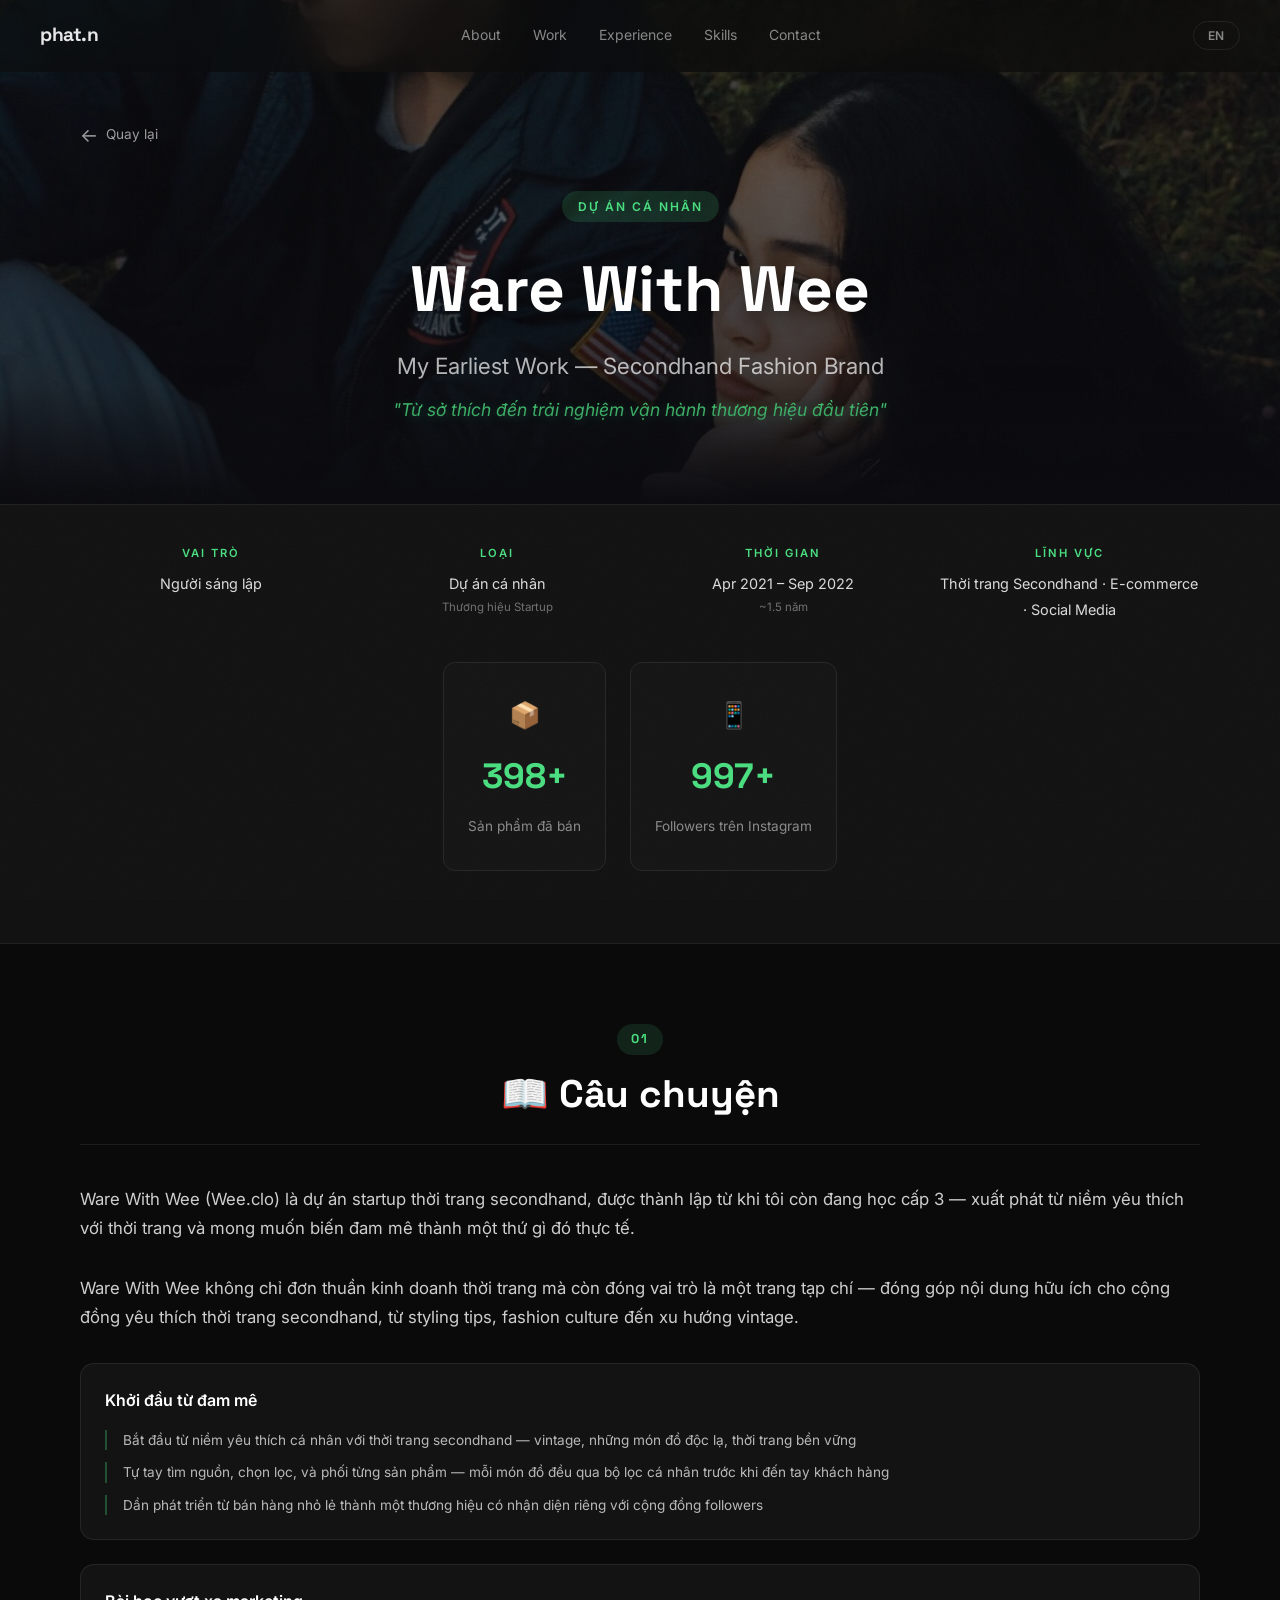
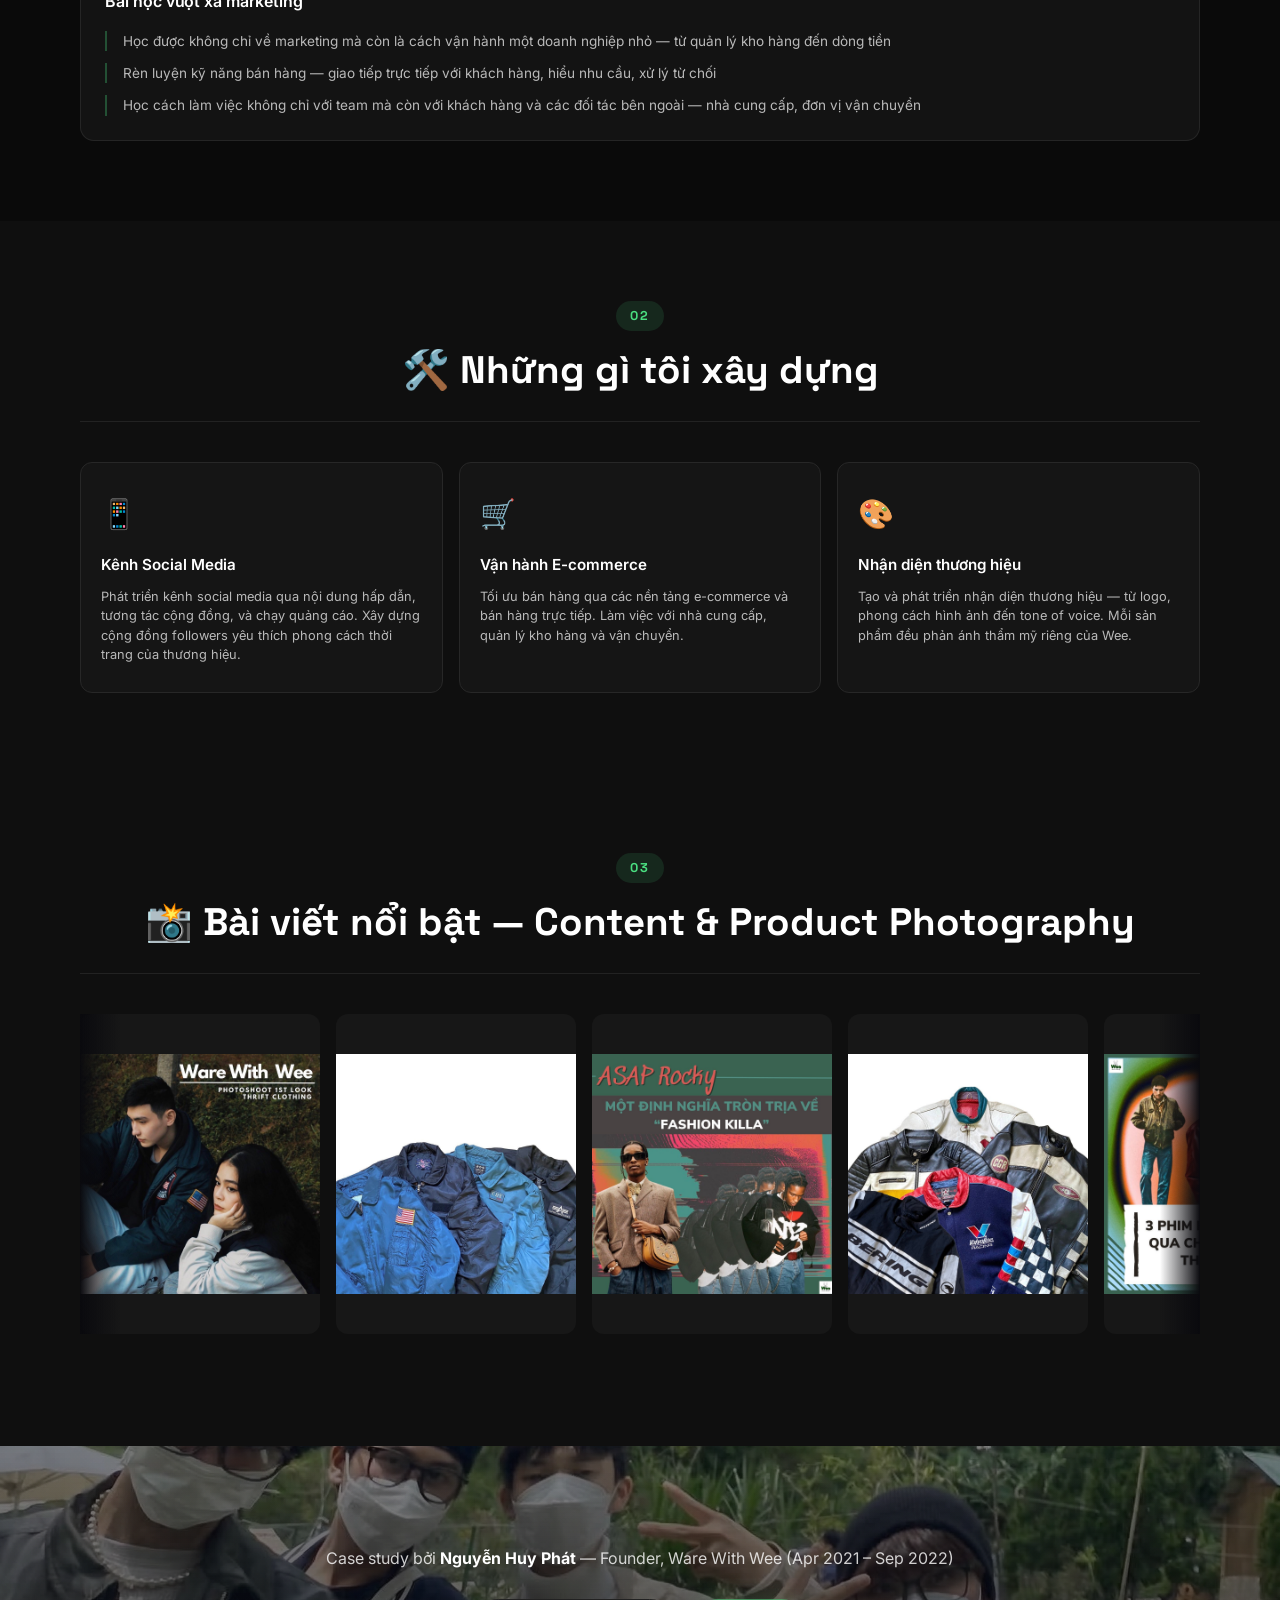
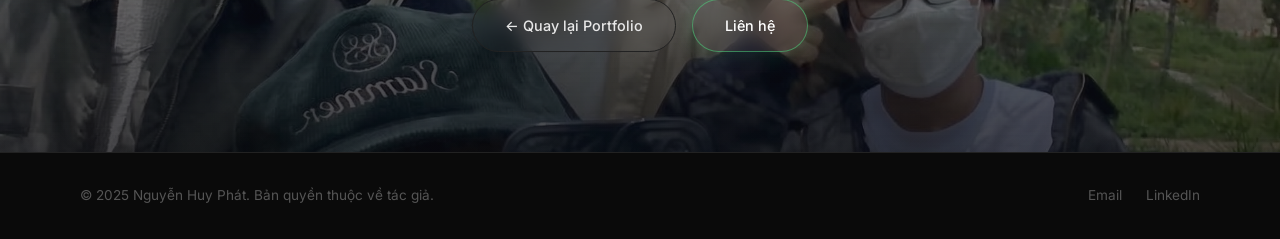
<file: wee-clo.html>
<!DOCTYPE html>
<html lang="vi">
<head>
    <meta charset="UTF-8">
    <meta name="viewport" content="width=device-width, initial-scale=1.0">
    <title>Ware With Wee Case Study — Nguyen Huy Phat</title>
    <meta name="description" content="Case Study: Ware With Wee — Secondhand fashion brand startup, từ sở thích cá nhân đến vận hành thương hiệu.">
    <link rel="preconnect" href="https://fonts.googleapis.com">
    <link rel="preconnect" href="https://fonts.gstatic.com" crossorigin>
    <link href="https://fonts.googleapis.com/css2?family=Space+Grotesk:wght@300;400;500;600;700&family=Inter:wght@300;400;500;600;700&display=swap" rel="stylesheet">
    <link rel="stylesheet" href="style.css">
    <link rel="stylesheet" href="casestudy.css">
</head>
<body>

    <!-- Navigation -->
    <nav class="nav" id="nav">
        <a href="index.html" class="nav__logo">phat.n</a>
        <div class="nav__links">
            <a href="index.html#about" class="nav__link" data-vi="About" data-en="About">About</a>
            <a href="index.html#case-studies" class="nav__link" data-vi="Work" data-en="Work">Work</a>
            <a href="index.html#experience" class="nav__link" data-vi="Experience" data-en="Experience">Experience</a>
            <a href="index.html#skills" class="nav__link" data-vi="Skills" data-en="Skills">Skills</a>
            <a href="index.html#contact" class="nav__link" data-vi="Contact" data-en="Contact">Contact</a>
        </div>
        <button class="nav__lang" onclick="toggleLang()" title="Switch to English">EN</button>
    </nav>

    <!-- Hero -->
    <section class="cs-hero" style="background: url('assets/images/wee/wee_header.jpg') center/cover no-repeat;">
        <div class="cs-hero__overlay" style="background: linear-gradient(180deg, rgba(10,10,14,0.5) 0%, rgba(10,10,14,0.85) 100%);"></div>
        <div class="container">
            <a href="index.html#case-studies" class="cs-hero__back"><span class="cs-hero__back-arrow">←</span> <span data-vi="Quay lại" data-en="Back to Work">Quay lại</span></a>
            <div class="cs-hero__header">
                <span class="cs-hero__label" data-vi="Dự án cá nhân" data-en="Personal Project">Dự án cá nhân</span>
                <h1 class="cs-hero__title">Ware With Wee</h1>
                <p class="cs-hero__subtitle" data-vi="My Earliest Work — Secondhand Fashion Brand" data-en="My Earliest Work — Secondhand Fashion Brand">My Earliest Work — Secondhand Fashion Brand</p>
                <p class="cs-hero__tagline" data-vi="&quot;Từ sở thích đến trải nghiệm vận hành thương hiệu đầu tiên&quot;" data-en="&quot;From passion to my first brand-building experience&quot;">"Từ sở thích đến trải nghiệm vận hành thương hiệu đầu tiên"</p>
            </div>
        </div>
    </section>

    <!-- Overview -->
    <section class="cs-overview">
        <div class="container">
            <div class="cs-overview__grid">
                <div class="cs-overview__item">
                    <span class="cs-overview__label" data-vi="Vai trò" data-en="Role">Vai trò</span>
                    <span class="cs-overview__value" data-vi="Người sáng lập" data-en="Founder">Người sáng lập</span>
                </div>
                <div class="cs-overview__item">
                    <span class="cs-overview__label" data-vi="Loại" data-en="Type">Loại</span>
                    <span class="cs-overview__value" data-vi="Dự án cá nhân" data-en="Personal Project" data-html="1">Dự án cá nhân<br><small data-vi="Thương hiệu Startup" data-en="Startup Brand">Thương hiệu Startup</small></span>
                </div>
                <div class="cs-overview__item">
                    <span class="cs-overview__label" data-vi="Thời gian" data-en="Duration">Thời gian</span>
                    <span class="cs-overview__value" data-html="1">Apr 2021 – Sep 2022<br><small data-vi="~1.5 năm" data-en="~1.5 years">~1.5 năm</small></span>
                </div>
                <div class="cs-overview__item">
                    <span class="cs-overview__label" data-vi="Lĩnh vực" data-en="Industry">Lĩnh vực</span>
                    <span class="cs-overview__value" data-vi="Thời trang Secondhand · E-commerce · Social Media" data-en="Secondhand Fashion · E-commerce · Social Media">Thời trang Secondhand · E-commerce · Social Media</span>
                </div>
            </div>

            <!-- Key Metrics -->
            <div class="cs-results__grid" style="margin-top: 2.5rem; display: flex; justify-content: center; gap: 24px; flex-wrap: wrap;">
                <div class="cs-results__card" data-target="400" data-suffix="+">
                    <span class="cs-results__icon">📦</span>
                    <span class="cs-results__number">0</span>
                    <span class="cs-results__label" data-vi="Sản phẩm đã bán" data-en="Products Sold">Sản phẩm đã bán</span>
                </div>
                <div class="cs-results__card" data-target="1000" data-suffix="+">
                    <span class="cs-results__icon">📱</span>
                    <span class="cs-results__number">0</span>
                    <span class="cs-results__label" data-vi="Followers trên Instagram" data-en="Followers on Instagram">Followers trên Instagram</span>
                </div>
            </div>
        </div>
    </section>

    <!-- 01. Story -->
    <section class="cs-section" id="story">
        <div class="container">
            <div class="cs-section__header cs-section__header--center">
                <span class="cs-section__number">01</span>
                <h2 class="cs-section__title" data-vi="📖 Câu chuyện" data-en="📖 The Story">📖 Câu chuyện</h2>
            </div>
            <div class="cs-section__body">
                <p class="cs-text--lead" data-vi="Ware With Wee (Wee.clo) là dự án startup thời trang secondhand, được thành lập từ khi tôi còn đang học cấp 3 — xuất phát từ niềm yêu thích với thời trang và mong muốn biến đam mê thành một thứ gì đó thực tế." data-en="Ware With Wee (Wee.clo) was a secondhand fashion startup, founded while I was still in high school — born from a genuine love for fashion and the desire to turn passion into something tangible.">Ware With Wee (Wee.clo) là dự án startup thời trang secondhand, được thành lập từ khi tôi còn đang học cấp 3 — xuất phát từ niềm yêu thích với thời trang và mong muốn biến đam mê thành một thứ gì đó thực tế.</p>
                <p class="cs-text--lead" data-vi="Ware With Wee không chỉ đơn thuần kinh doanh thời trang mà còn đóng vai trò là một trang tạp chí — đóng góp nội dung hữu ích cho cộng đồng yêu thích thời trang secondhand, từ styling tips, fashion culture đến xu hướng vintage." data-en="Ware With Wee wasn't just about selling clothes — it also served as a fashion magazine, contributing valuable content to the secondhand fashion community, from styling tips and fashion culture to vintage trends.">Ware With Wee không chỉ đơn thuần kinh doanh thời trang mà còn đóng vai trò là một trang tạp chí — đóng góp nội dung hữu ích cho cộng đồng yêu thích thời trang secondhand, từ styling tips, fashion culture đến xu hướng vintage.</p>

                <div class="cs-growth">
                    <div class="cs-growth__block">
                        <h4 class="cs-growth__heading" data-vi="Khởi đầu từ đam mê" data-en="Starting from passion">Khởi đầu từ đam mê</h4>
                        <div class="cs-growth__text">
                            <div class="cs-growth__point" data-vi="Bắt đầu từ niềm yêu thích cá nhân với thời trang secondhand — vintage, những món đồ độc lạ, thời trang bền vững" data-en="Started from a personal love for secondhand fashion — vintage pieces, unique finds, sustainable fashion">Bắt đầu từ niềm yêu thích cá nhân với thời trang secondhand — vintage, những món đồ độc lạ, thời trang bền vững</div>
                            <div class="cs-growth__point" data-vi="Tự tay tìm nguồn, chọn lọc, và phối từng sản phẩm — mỗi món đồ đều qua bộ lọc cá nhân trước khi đến tay khách hàng" data-en="Personally sourced, curated, and styled each product — every item went through a personal filter before reaching customers">Tự tay tìm nguồn, chọn lọc, và phối từng sản phẩm — mỗi món đồ đều qua bộ lọc cá nhân trước khi đến tay khách hàng</div>
                            <div class="cs-growth__point" data-vi="Dần phát triển từ bán hàng nhỏ lẻ thành một thương hiệu có nhận diện riêng với cộng đồng followers" data-en="Gradually grew from small-scale selling into a brand with its own identity and a dedicated community of followers">Dần phát triển từ bán hàng nhỏ lẻ thành một thương hiệu có nhận diện riêng với cộng đồng followers</div>
                        </div>
                    </div>
                    <div class="cs-growth__block">
                        <h4 class="cs-growth__heading" data-vi="Bài học vượt xa marketing" data-en="Lessons beyond marketing">Bài học vượt xa marketing</h4>
                        <div class="cs-growth__text">
                            <div class="cs-growth__point" data-vi="Học được không chỉ về marketing mà còn là cách vận hành một doanh nghiệp nhỏ — từ quản lý kho hàng đến dòng tiền" data-en="Learned not just marketing but how to run a small business — from inventory management to cash flow">Học được không chỉ về marketing mà còn là cách vận hành một doanh nghiệp nhỏ — từ quản lý kho hàng đến dòng tiền</div>
                            <div class="cs-growth__point" data-vi="Rèn luyện kỹ năng bán hàng — giao tiếp trực tiếp với khách hàng, hiểu nhu cầu, xử lý từ chối" data-en="Developed sales skills — direct customer communication, understanding needs, handling objections">Rèn luyện kỹ năng bán hàng — giao tiếp trực tiếp với khách hàng, hiểu nhu cầu, xử lý từ chối</div>
                            <div class="cs-growth__point" data-vi="Học cách làm việc không chỉ với team mà còn với khách hàng và các đối tác bên ngoài — nhà cung cấp, đơn vị vận chuyển" data-en="Learned to work not just with a team but with customers and external partners — suppliers, logistics providers">Học cách làm việc không chỉ với team mà còn với khách hàng và các đối tác bên ngoài — nhà cung cấp, đơn vị vận chuyển</div>
                        </div>
                    </div>
                </div>
            </div>
        </div>
    </section>

    <!-- 02. What I Built -->
    <section class="cs-section cs-section--alt" id="built">
        <div class="container">
            <div class="cs-section__header cs-section__header--center">
                <span class="cs-section__number">02</span>
                <h2 class="cs-section__title" data-vi="🛠️ Những gì tôi xây dựng" data-en="🛠️ What I Built">🛠️ Những gì tôi xây dựng</h2>
            </div>
            <div class="cs-section__body">
                <div class="cs-challenges__grid cs-challenges__grid--row" style="grid-template-columns: repeat(3, 1fr);">
                    <div class="cs-challenge">
                        <span class="cs-challenge__icon">📱</span>
                        <h4 data-vi="Kênh Social Media" data-en="Social Media Channels">Kênh Social Media</h4>
                        <p data-vi="Phát triển kênh social media qua nội dung hấp dẫn, tương tác cộng đồng, và chạy quảng cáo. Xây dựng cộng đồng followers yêu thích phong cách thời trang của thương hiệu." data-en="Grew social media channels through engaging content, community interaction, and paid ads. Built a community of followers who loved the brand's fashion aesthetic.">Phát triển kênh social media qua nội dung hấp dẫn, tương tác cộng đồng, và chạy quảng cáo. Xây dựng cộng đồng followers yêu thích phong cách thời trang của thương hiệu.</p>
                    </div>
                    <div class="cs-challenge">
                        <span class="cs-challenge__icon">🛒</span>
                        <h4 data-vi="Vận hành E-commerce" data-en="E-commerce Operations">Vận hành E-commerce</h4>
                        <p data-vi="Tối ưu bán hàng qua các nền tảng e-commerce và bán hàng trực tiếp. Làm việc với nhà cung cấp, quản lý kho hàng và vận chuyển." data-en="Optimized sales across e-commerce platforms and direct selling. Coordinated with suppliers, managed inventory and logistics.">Tối ưu bán hàng qua các nền tảng e-commerce và bán hàng trực tiếp. Làm việc với nhà cung cấp, quản lý kho hàng và vận chuyển.</p>
                    </div>
                    <div class="cs-challenge">
                        <span class="cs-challenge__icon">🎨</span>
                        <h4 data-vi="Nhận diện thương hiệu" data-en="Brand Identity">Nhận diện thương hiệu</h4>
                        <p data-vi="Tạo và phát triển nhận diện thương hiệu — từ logo, phong cách hình ảnh đến tone of voice. Mỗi sản phẩm đều phản ánh thẩm mỹ riêng của Wee." data-en="Created and developed brand identity — from logo and visual style to tone of voice. Every product reflected Wee's unique aesthetic.">Tạo và phát triển nhận diện thương hiệu — từ logo, phong cách hình ảnh đến tone of voice. Mỗi sản phẩm đều phản ánh thẩm mỹ riêng của Wee.</p>
                    </div>
                </div>
            </div>
        </div>
    </section>

    <!-- 03. Featured Posts -->
    <section class="cs-section cs-section--alt" id="featured">
        <div class="container">
            <div class="cs-section__header cs-section__header--center">
                <span class="cs-section__number">03</span>
                <h2 class="cs-section__title" data-vi="📸 Bài viết nổi bật — Content & Product Photography" data-en="📸 Featured Posts — Content & Product Photography">📸 Bài viết nổi bật — Content & Product Photography</h2>
            </div>
            <div class="cs-section__body">
                <div class="swipe-gallery swipe-gallery--compact">
                    <div class="swipe-gallery__track">
                        <div class="swipe-gallery__slide swipe-gallery__slide--partner"><img src="assets/images/wee/1.jpg" alt="Wee.clo content" loading="lazy"></div>
                        <div class="swipe-gallery__slide swipe-gallery__slide--partner"><img src="assets/images/wee/2.jpg" alt="Wee.clo content" loading="lazy"></div>
                        <div class="swipe-gallery__slide swipe-gallery__slide--partner"><img src="assets/images/wee/3.jpg" alt="Wee.clo content" loading="lazy"></div>
                        <div class="swipe-gallery__slide swipe-gallery__slide--partner"><img src="assets/images/wee/4.jpg" alt="Wee.clo content" loading="lazy"></div>
                        <div class="swipe-gallery__slide swipe-gallery__slide--partner"><img src="assets/images/wee/5.jpg" alt="Wee.clo content" loading="lazy"></div>
                        <div class="swipe-gallery__slide swipe-gallery__slide--partner"><img src="assets/images/wee/6.jpg" alt="Wee.clo content" loading="lazy"></div>
                        <div class="swipe-gallery__slide swipe-gallery__slide--partner"><img src="assets/images/wee/7.jpg" alt="Wee.clo content" loading="lazy"></div>
                        <div class="swipe-gallery__slide swipe-gallery__slide--partner"><img src="assets/images/wee/8.jpg" alt="Wee.clo content" loading="lazy"></div>
                        <div class="swipe-gallery__slide swipe-gallery__slide--partner"><img src="assets/images/wee/9.jpg" alt="Wee.clo content" loading="lazy"></div>
                        <div class="swipe-gallery__slide swipe-gallery__slide--partner"><img src="assets/images/wee/10.jpg" alt="Wee.clo content" loading="lazy"></div>
                    </div>
                </div>
            </div>
        </div>
    </section>

    <!-- Footer CTA -->
    <section class="cs-cta" style="background-image: url('assets/images/wee/footer_bg.jpg');">
        <div class="cs-cta__overlay"></div>
        <div class="container">
            <p class="cs-cta__credit" data-vi="Case study bởi <strong>Nguyễn Huy Phát</strong> — Founder, Ware With Wee (Apr 2021 – Sep 2022)" data-en="Case study by <strong>Nguyen Huy Phat</strong> — Founder, Ware With Wee (Apr 2021 – Sep 2022)" data-html="1">Case study bởi <strong>Nguyễn Huy Phát</strong> — Founder, Ware With Wee (Apr 2021 – Sep 2022)</p>
            <div class="cs-cta__actions">
                <a href="index.html#case-studies" class="btn btn--ghost" data-vi="← Quay lại Portfolio" data-en="← Back to Portfolio">← Quay lại Portfolio</a>
                <a href="index.html#contact" class="btn btn--primary" data-vi="Liên hệ" data-en="Get In Touch">Liên hệ</a>
            </div>
        </div>
    </section>

    <footer class="footer">
        <div class="container footer__content">
            <p data-vi="© 2025 Nguyễn Huy Phát. Bản quyền thuộc về tác giả." data-en="© 2025 Nguyen Huy Phat. All rights reserved.">© 2025 Nguyễn Huy Phát. Bản quyền thuộc về tác giả.</p>
            <div class="footer__links">
                <a href="mailto:phatnguyenhuy12@gmail.com">Email</a>
                <a href="https://www.linkedin.com/in/nguyenhuyphat/" target="_blank">LinkedIn</a>
            </div>
        </div>
    </footer>

    <script src="script.js"></script>
    <script src="i18n.js"></script>
</body>
</html>
</file>
<file: style.css>
/* ================================================
   PORTFOLIO — NGUYEN HUY PHAT
   Dark Mode · Bruno Simon Inspired
   ================================================ */

/* ---------- Reset & Variables ---------- */
*, *::before, *::after {
    margin: 0;
    padding: 0;
    box-sizing: border-box;
}

:root {
    /* Colors */
    --bg: #0a0a0a;
    --bg-card: #111111;
    --bg-card-hover: #1a1a1a;
    --bg-elevated: #161616;
    --text: #e8e8e8;
    --text-muted: #888888;
    --text-dim: #555555;
    --accent: #4ade80;
    --accent-dim: #22c55e33;
    --accent-glow: #4ade8044;
    --accent-secondary: #06b6d4;
    --border: #222222;
    --border-hover: #333333;
    
    /* Typography */
    --ff-heading: 'Space Grotesk', sans-serif;
    --ff-body: 'Inter', sans-serif;
    
    /* Spacing */
    --section-padding: clamp(80px, 10vw, 140px);
    --container-max: 1200px;
    --gap: clamp(16px, 2vw, 32px);
    
    /* Transitions */
    --ease: cubic-bezier(0.16, 1, 0.3, 1);
    --transition: 0.4s var(--ease);
    --ease-spring: cubic-bezier(0.34, 1.56, 0.64, 1);
}

html {
    scroll-behavior: smooth;
    font-size: 16px;
}

body {
    font-family: var(--ff-body);
    background: var(--bg);
    color: var(--text);
    line-height: 1.6;
    overflow-x: hidden;
    -webkit-font-smoothing: antialiased;
}
/* Noise texture overlay for premium depth */
body::before {
    content: '';
    position: fixed;
    inset: 0;
    z-index: 9999;
    pointer-events: none;
    opacity: 0.028;
    background-image: url("data:image/svg+xml,%3Csvg viewBox='0 0 256 256' xmlns='http://www.w3.org/2000/svg'%3E%3Cfilter id='n'%3E%3CfeTurbulence type='fractalNoise' baseFrequency='0.85' numOctaves='4' stitchTiles='stitch'/%3E%3C/filter%3E%3Crect width='100%25' height='100%25' filter='url(%23n)'/%3E%3C/svg%3E");
    background-repeat: repeat;
    background-size: 256px 256px;
}
/* Subtle ambient radial glow */
body::after {
    content: '';
    position: fixed;
    top: 0;
    left: 50%;
    transform: translateX(-50%);
    width: 120vw;
    height: 100vh;
    background: radial-gradient(ellipse 60% 50% at 50% 0%, rgba(74, 222, 128, 0.018) 0%, transparent 70%);
    pointer-events: none;
    z-index: 0;
}

img {
    display: block;
    max-width: 100%;
    height: auto;
}

a {
    color: inherit;
    text-decoration: none;
}

/* ---------- Container ---------- */
.container {
    max-width: var(--container-max);
    margin: 0 auto;
    padding: 0 clamp(20px, 4vw, 40px);
}

/* ---------- Utility ---------- */
.reveal {
    opacity: 0;
    transform: translateY(40px);
    transition: opacity 0.8s var(--ease), transform 0.8s var(--ease);
}
.reveal.revealed {
    opacity: 1;
    transform: translateY(0);
}

/* ---------- Navigation ---------- */
.nav {
    position: fixed;
    top: 0;
    left: 0;
    right: 0;
    z-index: 100;
    display: flex;
    align-items: center;
    justify-content: space-between;
    padding: 20px clamp(20px, 4vw, 40px);
    background: rgba(10, 10, 10, 0.65);
    backdrop-filter: blur(24px) saturate(1.2);
    -webkit-backdrop-filter: blur(24px) saturate(1.2);
    border-bottom: 1px solid transparent;
    transition: border-color var(--transition), box-shadow var(--transition), background var(--transition);
}
.nav.scrolled {
    border-bottom-color: var(--border);
    box-shadow: 0 4px 30px rgba(0, 0, 0, 0.3);
    background: rgba(10, 10, 10, 0.8);
}
.nav__logo {
    font-family: var(--ff-heading);
    font-size: 1.2rem;
    font-weight: 700;
    letter-spacing: -0.5px;
}
.nav__links {
    display: flex;
    gap: 32px;
    flex: 1;
    justify-content: center;
}
.nav__link {
    font-size: 0.875rem;
    color: var(--text-muted);
    transition: color var(--transition);
    position: relative;
}
.nav__link::after {
    content: '';
    position: absolute;
    bottom: -4px;
    left: 0;
    right: 0;
    height: 1px;
    background: var(--accent);
    transform: scaleX(0);
    transition: transform var(--transition);
}
.nav__link:hover {
    color: var(--text);
    text-shadow: 0 0 20px rgba(232, 232, 232, 0.15);
}
.nav__link:hover::after {
    transform: scaleX(1);
}
.nav__cta {
    font-size: 0.875rem;
    padding: 8px 20px;
    border: 1px solid var(--border);
    border-radius: 100px;
    transition: all var(--transition);
}
.nav__cta:hover {
    border-color: var(--accent);
    color: var(--accent);
}
.nav__lang {
    font-family: var(--ff-body);
    font-size: 0.75rem;
    font-weight: 600;
    letter-spacing: 0.05em;
    padding: 6px 14px;
    border: 1px solid var(--border);
    border-radius: 100px;
    background: transparent;
    color: var(--text-muted);
    cursor: pointer;
    transition: all var(--transition);
    margin-left: 8px;
}
.nav__lang:hover {
    border-color: var(--accent);
    color: var(--accent);
    background: var(--accent-dim);
}

/* ---------- Buttons ---------- */
.btn {
    display: inline-flex;
    align-items: center;
    gap: 8px;
    padding: 14px 32px;
    border-radius: 100px;
    font-size: 0.9rem;
    font-weight: 500;
    transition: all var(--transition);
    cursor: pointer;
    font-family: var(--ff-body);
    border: none;
}
.btn--primary {
    /* V2 Frosted Glass Button */
    background: rgba(255, 255, 255, 0.05);
    backdrop-filter: blur(12px);
    -webkit-backdrop-filter: blur(12px);
    color: #ffffff;
    border: 1px solid rgba(74, 222, 128, 0.5);
    box-shadow: 0 0 20px rgba(74, 222, 128, 0.15);
}
.btn--primary:hover {
    background: rgba(74, 222, 128, 0.15);
    border-color: rgba(74, 222, 128, 1);
    transform: translateY(-2px);
    box-shadow: 0 8px 30px rgba(74, 222, 128, 0.25), inset 0 1px 0 rgba(255,255,255,0.2);
}
.btn--ghost {
    background: rgba(255,255,255,0.02);
    color: var(--text);
    border: 1px solid var(--border);
    backdrop-filter: blur(8px);
    -webkit-backdrop-filter: blur(8px);
}
.btn--ghost:hover {
    border-color: var(--accent);
    color: var(--accent);
    transform: translateY(-2px);
    background: rgba(74, 222, 128, 0.04);
    box-shadow: 0 4px 20px rgba(74, 222, 128, 0.08);
}
.btn--large {
    padding: 18px 40px;
    font-size: 1rem;
}

/* ---------- Hero Section (Bruno Simon Reference) ---------- */
.hero {
    position: relative;
    min-height: 100vh;
    display: flex;
    flex-direction: column;
    justify-content: center;
    align-items: center;
    padding: 0;
    overflow: hidden;
    background: #0a0a0e;
}
/* Hide legacy particle canvas */
#hero-particles {
    display: none;
}

/* Spline 3D Canvas Background */
.hero__spline-canvas {
    position: absolute;
    top: 0;
    left: 0;
    right: 0;
    bottom: -60px;
    z-index: 0;
    width: 100%;
    height: calc(100% + 60px);
    opacity: 0;
    transition: opacity 1s ease;
    pointer-events: auto;
}
.hero__spline-canvas.loaded {
    opacity: 1;
    /* Shift orange/blue toward green palette */
    filter: hue-rotate(90deg) saturate(0.85) brightness(0.9);
}

/* Hide Spline "Built with Spline" watermark */
.hero a[href*="spline"],
.hero [id="hero-spline"] ~ a,
.hero > a:last-of-type,
.hero > div:not(.hero__greeting):not(.hero__center-wrap):not(.hero__bottom-left):not(.hero__bottom-right):not(.hero__scroll-indicator):not(.hero__spline-loader) > a[href*="spline"],
.hero canvas ~ div:not(.hero__spline-loader):not(.hero__greeting):not(.hero__center-wrap):not(.hero__bottom-left):not(.hero__bottom-right):not(.hero__scroll-indicator) a {
    display: none !important;
    opacity: 0 !important;
    pointer-events: none !important;
    visibility: hidden !important;
    width: 0 !important;
    height: 0 !important;
    overflow: hidden !important;
    position: absolute !important;
    clip: rect(0, 0, 0, 0) !important;
}


/* Spline Loader */
.hero__spline-loader {
    position: absolute;
    inset: 0;
    z-index: 1;
    display: flex;
    align-items: center;
    justify-content: center;
    background: #0a0a0e;
    transition: opacity 0.5s ease;
}
.hero__spline-spinner {
    width: 36px;
    height: 36px;
    border: 3px solid rgba(74, 222, 128, 0.15);
    border-top-color: var(--accent);
    border-radius: 50%;
    animation: splineSpin 0.8s linear infinite;
}
@keyframes splineSpin {
    to { transform: rotate(360deg); }
}

/* Greeting — Above Title, aligned to title left edge */
.hero__greeting {
    width: 100%;
    max-width: 90vw;
    padding-top: 0;
    z-index: 3;
}
.hero__greeting-text {
    font-family: var(--ff-heading);
    font-size: clamp(0.9rem, 1.5vw, 1.15rem);
    font-weight: 400;
    color: rgba(255, 255, 255, 0.7);
    font-style: italic;
    line-height: 1.4;
    margin-bottom: 16px;
}

/* Center Wrap — Name */
.hero__center-wrap {
    position: relative;
    z-index: 2;
    width: 100%;
    max-width: 90vw;
    text-align: left;
}
.hero__title-massive {
    font-family: var(--ff-heading);
    font-size: clamp(4rem, 11vw, 11rem);
    font-weight: 800;
    line-height: 0.95;
    letter-spacing: -3px;
    text-align: left;
    position: relative;
    z-index: 3;
    user-select: none;
    color: #d4f5d0;
    text-shadow: 0 0 80px rgba(74, 222, 128, 0.15);
}
.hero__title-line {
    display: block;
    white-space: nowrap;
}

/* Portrait — Hidden (removed) */
.hero__portrait {
    display: none;
}

/* Bottom-right — CTA Button (covers Spline watermark) */
.hero__bottom-left {
    position: absolute;
    bottom: 16px;
    right: 14px;
    left: auto;
    z-index: 6;
}
.hero__cta-btn {
    display: inline-block;
    font-family: var(--ff-heading);
    font-size: 0.85rem;
    font-weight: 600;
    letter-spacing: 0.3px;
    color: #0a0a0a;
    background: var(--accent);
    padding: 14px 36px 14px 52px;
    min-width: 200px;
    text-align: center;
    border-radius: 100px;
    text-decoration: none;
    transition: all 0.4s var(--ease);
    cursor: pointer;
    box-shadow: 0 4px 20px rgba(74, 222, 128, 0.3);
}
.hero__cta-btn:hover {
    background: #5ceba0;
    transform: translateY(-2px);
    box-shadow: 0 8px 30px rgba(74, 222, 128, 0.45);
    color: #0a0a0a;
}

/* Bottom-right — Description (shifted further right) */
.hero__bottom-right {
    position: absolute;
    bottom: 100px;
    right: 20px;
    z-index: 3;
    max-width: 300px;
    text-align: right;
}
.hero__desc-accent {
    width: 150px;
    max-width: 100%;
    height: 2px;
    background: linear-gradient(90deg, rgba(10, 10, 14, 0), var(--accent));
    margin-bottom: 14px;
    margin-left: auto;
    border-radius: 2px;
    box-shadow: 0 0 8px rgba(74, 222, 128, 0.2);
}
.hero__desc {
    font-size: 0.82rem;
    color: rgba(255, 255, 255, 0.5);
    line-height: 1.6;
    font-weight: 400;
}

/* Scroll Indicator — Right side, vertical */
.hero__scroll-indicator {
    position: absolute;
    right: 10px;
    top: 50%;
    transform: translateY(-50%);
    z-index: 3;
    display: flex;
    flex-direction: column;
    align-items: center;
    gap: 8px;
    writing-mode: vertical-rl;
    text-orientation: mixed;
}
.hero__scroll-indicator span {
    font-size: 0.65rem;
    text-transform: uppercase;
    letter-spacing: 3px;
    color: rgba(255, 255, 255, 0.35);
    font-weight: 600;
}
.hero__scroll-line {
    width: 1px;
    height: 50px;
    background: linear-gradient(to bottom, var(--accent), transparent);
    animation: scrollPulse 2s ease-in-out infinite;
    box-shadow: 0 0 8px rgba(74, 222, 128, 0.15);
}
@keyframes scrollPulse {
    0%, 100% { opacity: 0.3; transform: scaleY(1); }
    50% { opacity: 0.8; transform: scaleY(1.3); }
}

/* Hero Metrics (keep for compatibility) */
.hero__metrics {
    display: none;
}

/* Remove old classes that no longer exist */
.hero__info-bar,
.hero__tagline,
.hero__actions {
    display: none;
}

/* ---------- Marquee ---------- */
/* Brand Logo Slider (replaces old text marquee) */
.brand-slider {
    padding: 36px 0;
    border-top: 1px solid var(--border);
    border-bottom: 1px solid var(--border);
    overflow: hidden;
    background: var(--bg);
    position: relative;
}
/* Vignette edges for seamless blend */
.brand-slider::before,
.brand-slider::after {
    content: '';
    position: absolute;
    top: 0;
    bottom: 0;
    width: 120px;
    z-index: 2;
    pointer-events: none;
}
.brand-slider::before {
    left: 0;
    background: linear-gradient(to right, var(--bg), transparent);
}
.brand-slider::after {
    right: 0;
    background: linear-gradient(to left, var(--bg), transparent);
}
.brand-slider__track {
    display: flex;
    align-items: center;
    gap: 72px;
    animation: brandSlide 30s linear infinite;
}
.brand-slider__item {
    flex: 0 0 auto;
    display: flex;
    align-items: center;
    justify-content: center;
    height: 60px;
    padding: 0 50px;
}
.brand-slider__item img {
    height: 44px;
    width: auto;
    object-fit: contain;
    filter: grayscale(1) brightness(0.8);
    opacity: 0.6;
    transition: filter 0.4s var(--ease), opacity 0.4s var(--ease);
}
.brand-slider__item img:hover {
    filter: grayscale(0) brightness(1);
    opacity: 1;
}
/* Wide logos need more height to appear balanced */
.brand-slider__item--lg img {
    height: 80px;
}
/* Square-ish logos (Harman Kardon) need width-based sizing */
.brand-slider__item--xl img {
    height: auto;
    width: 200px;
}
@keyframes brandSlide {
    from { transform: translateX(0); }
    to { transform: translateX(-50%); }
}
/* Legacy marquee keyframe kept for footer */
@keyframes marquee {
    from { transform: translateX(0); }
    to { transform: translateX(-50%); }
}

/* ---------- Section Shared ---------- */
.section {
    padding: var(--section-padding) 0;
}
.section__label {
    font-size: 0.75rem;
    text-transform: uppercase;
    letter-spacing: 3px;
    color: var(--accent);
    margin-bottom: 20px;
    font-weight: 600;
    display: flex;
    align-items: center;
    gap: 12px;
}
.section__label::before {
    content: '';
    display: inline-block;
    width: 24px;
    height: 2px;
    background: var(--accent);
    border-radius: 1px;
}
.section__title {
    font-family: var(--ff-heading);
    font-size: clamp(2rem, 4vw, 3.5rem);
    font-weight: 700;
    letter-spacing: -1.5px;
    line-height: 1.1;
    margin-bottom: clamp(40px, 6vw, 80px);
    text-shadow: 0 2px 40px rgba(0, 0, 0, 0.3);
}

/* ---------- About ---------- */
.about__grid {
    display: grid;
    gap: 60px;
}
/* Intro row: text + portrait side by side */
.about__intro-row {
    display: flex;
    align-items: center;
    gap: 50px;
}
.about__intro-row .about__text {
    flex: 1;
    min-width: 0;
}
.about__portrait {
    flex-shrink: 0;
    width: 260px;
    height: 340px;
    border-radius: 16px;
    overflow: hidden;
    border: 1px solid rgba(255, 255, 255, 0.06);
    box-shadow: 0 8px 40px rgba(0, 0, 0, 0.4);
}
.about__portrait-img {
    width: 100%;
    height: 100%;
    object-fit: cover;
    object-position: center 15%;
    display: block;
    filter: grayscale(0.1) brightness(0.95);
    transition: filter 0.5s ease, transform 0.5s ease;
}
.about__portrait:hover .about__portrait-img {
    filter: grayscale(0) brightness(1);
    transform: scale(1.03);
}
.about__intro {
    font-size: 1.15rem;
    line-height: 1.8;
    color: var(--text-muted);
    max-width: 700px;
}
.about__intro strong {
    color: var(--text);
}
.about__pillars {
    display: grid;
    grid-template-columns: repeat(auto-fit, minmax(280px, 1fr));
    gap: var(--gap);
}
.about__pillars--row {
    grid-template-columns: repeat(4, 1fr);
}
.pillar {
    /* Exact V1 Mockup Analysis */
    background: #151515;
    border: 1px solid #272727;
    border-radius: 12px;
    padding: 32px;
    transition: all var(--transition);
    position: relative;
    overflow: hidden;
}
.pillar::before {
    content: '';
    position: absolute;
    top: 0;
    left: 0;
    right: 0;
    height: 1px;
    background: linear-gradient(90deg, transparent, rgba(74, 222, 128, 0.4), transparent);
    opacity: 0;
    transition: opacity var(--transition);
}
.pillar:hover::before {
    opacity: 1;
}
.pillar--compact {
    padding: 24px;
    text-align: center;
}
.pillar:hover {
    border-color: rgba(255, 255, 255, 0.15);
    transform: translateY(-4px);
    box-shadow: 0 16px 40px rgba(0,0,0,0.3);
}
.pillar__icon {
    font-size: 28px;
    color: #00e39f; /* Exact V1 mockup icon color */
    margin-bottom: 16px;
    display: block;
}
.pillar__title {
    font-family: var(--ff-heading);
    font-size: 20px; /* Exact V1 mockup */
    color: #00e39f; /* Exact V1 mockup */
    font-weight: 700;
    margin-bottom: 8px;
}
.pillar--compact .pillar__title {
    font-size: 1.15rem;
    font-weight: 700;
    color: var(--accent);
    line-height: 1.3;
    margin-bottom: 12px;
    letter-spacing: 0.5px;
    text-shadow: 0 0 30px rgba(74, 222, 128, 0.1);
}
.pillar__desc {
    font-size: 14px; /* Exact V1 mockup */
    color: #808080; /* Exact V1 mockup */
    font-weight: 400; /* Exact V1 mockup */
    line-height: 1.5;
}
.pillar--compact .pillar__desc {
    font-size: 14px;
}

/* ---------- Showcase / Projects Grid ---------- */
.showcase__grid {
    display: grid;
    grid-template-columns: repeat(2, 1fr);
    gap: var(--gap);
}
.project-card {
    position: relative;
    border-radius: 16px;
    overflow: hidden;
    /* V2 High Contrast Cyber Border Focus */
    border: 1px solid #333333;
    transition: all 0.5s var(--ease-spring);
    display: block;
}
.project-card--large {
    grid-column: span 2;
}
.project-card:hover {
    border-color: #4ade80;
    transform: translateY(-6px);
    /* V2 Neon top glow effect */
    box-shadow: 0 24px 70px rgba(0,0,0,0.6), inset 0 2px 0 rgba(74, 222, 128, 0.3);
}
.project-card__image {
    position: relative;
    aspect-ratio: 16/9;
    overflow: hidden;
    /* V2 Subtle Edge Vignette */
    box-shadow: inset 0 0 60px rgba(0,0,0,0.8);
}
.project-card--large .project-card__image {
    aspect-ratio: 2.5/1;
}
.project-card__image img {
    width: 100%;
    height: 100%;
    object-fit: cover;
    transition: transform 0.8s var(--ease), filter 0.8s var(--ease);
    filter: brightness(0.9);
}
.project-card:hover .project-card__image img {
    transform: scale(1.04);
    filter: brightness(1);
}

/* Specific adjustment for Billboard Vietnam card to avoid background logos clashing with text */
#project-billboard .project-card__image img {
    transform: scale(1.15);
    object-position: center 75%;
}
#project-billboard:hover .project-card__image img {
    transform: scale(1.2);
}
.project-card__overlay {
    position: absolute;
    inset: 0;
    /* V2 Deeper black gradient overlay for max contrast */
    background: linear-gradient(to top, rgba(0,0,0,0.98) 0%, rgba(0,0,0,0.8) 25%, rgba(0,0,0,0.3) 60%, transparent 100%);
    pointer-events: none;
}
.project-card__content {
    position: absolute;
    bottom: 0;
    left: 0;
    right: 0;
    padding: 32px;
}
.project-card__tag {
    display: inline-block;
    padding: 6px 12px;
    background: rgba(74, 222, 128, 0.1);
    color: #4ade80;
    font-size: 0.75rem;
    font-weight: 600;
    letter-spacing: 0.05em;
    text-transform: uppercase;
    border-radius: 100px;
    margin-bottom: 12px;
    border: none;
}
.project-card__title {
    font-family: var(--ff-heading);
    font-size: 1.5rem;
    font-weight: 700;
    margin-bottom: 8px;
}
.project-card--large .project-card__title {
    font-size: 2rem;
}
.project-card__desc {
    font-size: 0.9rem;
    color: var(--text-muted);
    max-width: 500px;
}

/* ---------- Case Study ---------- */
.case-study {
    background: var(--bg-card);
    border-top: 1px solid var(--border);
    border-bottom: 1px solid var(--border);
}
.cs__header {
    margin-bottom: 60px;
}
.cs__back {
    display: inline-block;
    font-size: 0.85rem;
    color: var(--text-muted);
    margin-bottom: 24px;
    cursor: pointer;
    transition: color var(--transition);
}
.cs__back:hover {
    color: var(--accent);
}
.cs__title {
    font-family: var(--ff-heading);
    font-size: clamp(1.8rem, 4vw, 3rem);
    font-weight: 700;
    letter-spacing: -1px;
    margin-bottom: 24px;
}
.cs__meta {
    display: flex;
    flex-wrap: wrap;
    gap: 24px;
}
.cs__meta-item {
    font-size: 0.9rem;
    color: var(--text-muted);
}

/* Results Bar */
.cs__results-bar {
    display: grid;
    grid-template-columns: repeat(auto-fit, minmax(200px, 1fr));
    gap: var(--gap);
    padding: 40px;
    background: var(--bg);
    border: 1px solid var(--border);
    border-radius: 16px;
    margin-bottom: 80px;
}
.cs__result {
    text-align: center;
}
.cs__result-number {
    display: block;
    font-family: var(--ff-heading);
    font-size: clamp(1.5rem, 3vw, 2.5rem);
    font-weight: 700;
    color: var(--accent);
    margin-bottom: 4px;
}
.cs__result-label {
    font-size: 0.75rem;
    text-transform: uppercase;
    letter-spacing: 1px;
    color: var(--text-muted);
}

/* CS Sections */
.cs__section {
    margin-bottom: 80px;
}
.cs__section-header {
    display: flex;
    align-items: center;
    gap: 16px;
    margin-bottom: 32px;
    padding-bottom: 16px;
    border-bottom: 1px solid var(--border);
}
.cs__section-number {
    font-family: var(--ff-heading);
    font-size: 1.2rem;
    font-weight: 700;
    color: var(--accent);
}
.cs__section-title {
    font-family: var(--ff-heading);
    font-size: 1.5rem;
    font-weight: 600;
}
.cs__section-content p {
    font-size: 1rem;
    color: var(--text-muted);
    line-height: 1.8;
    margin-bottom: 24px;
}
.cs__section-content p strong {
    color: var(--text);
}

/* Challenges */
.cs__challenges {
    display: grid;
    grid-template-columns: repeat(auto-fit, minmax(240px, 1fr));
    gap: var(--gap);
}
.challenge-card {
    background: var(--bg);
    border: 1px solid var(--border);
    border-radius: 12px;
    padding: 24px;
    transition: all var(--transition);
}
.challenge-card:hover {
    border-color: var(--accent);
    transform: translateY(-2px);
}
.challenge-card__icon {
    font-size: 1.5rem;
    margin-bottom: 12px;
    display: block;
}
.challenge-card h5 {
    font-family: var(--ff-heading);
    font-size: 1rem;
    margin-bottom: 8px;
}
.challenge-card p {
    font-size: 0.85rem !important;
    margin-bottom: 0 !important;
}

/* Comparison */
.cs__subtitle {
    font-family: var(--ff-heading);
    font-size: 1.1rem;
    font-weight: 600;
    margin-bottom: 20px;
    margin-top: 40px;
    color: var(--text);
}
.cs__comparison {
    display: flex;
    gap: 24px;
    align-items: center;
    margin-bottom: 40px;
    flex-wrap: wrap;
}
.cs__compare-col {
    flex: 1;
    min-width: 240px;
    background: var(--bg);
    border: 1px solid var(--border);
    border-radius: 12px;
    padding: 24px;
}
.cs__compare-col--highlight {
    border-color: var(--accent);
    background: linear-gradient(135deg, rgba(74, 222, 128, 0.05), transparent);
}
.cs__compare-col h6 {
    font-family: var(--ff-heading);
    font-size: 0.9rem;
    margin-bottom: 12px;
    color: var(--accent);
}
.cs__compare-col ul {
    list-style: none;
    display: flex;
    flex-direction: column;
    gap: 8px;
}
.cs__compare-col li {
    font-size: 0.85rem;
    color: var(--text-muted);
    padding-left: 16px;
    position: relative;
}
.cs__compare-col li::before {
    content: '→';
    position: absolute;
    left: 0;
    color: var(--accent);
}
.cs__compare-arrow {
    font-size: 2rem;
    color: var(--accent);
    flex-shrink: 0;
}

/* Pillar Bars */
.cs__pillars-visual {
    display: flex;
    flex-direction: column;
    gap: 8px;
    margin-bottom: 40px;
}
.cs__pillar-bar {
    display: flex;
    align-items: center;
    gap: 12px;
    width: var(--width);
    min-width: 200px;
    padding: 16px 20px;
    background: linear-gradient(135deg, var(--accent-dim), rgba(74, 222, 128, 0.1));
    border: 1px solid var(--accent);
    border-radius: 12px;
    transition: all var(--transition);
}
.cs__pillar-bar--accent {
    background: linear-gradient(135deg, rgba(6, 182, 212, 0.15), rgba(6, 182, 212, 0.05));
    border-color: var(--accent-secondary);
}
.cs__pillar-bar--muted {
    background: rgba(255,255,255,0.03);
    border-color: var(--border);
}
.cs__pillar-percent {
    font-family: var(--ff-heading);
    font-weight: 700;
    font-size: 1.2rem;
}
.cs__pillar-name {
    font-size: 0.85rem;
    color: var(--text-muted);
}

/* Growth Grid */
.cs__growth-grid {
    display: grid;
    grid-template-columns: repeat(auto-fit, minmax(280px, 1fr));
    gap: var(--gap);
}
.growth-card {
    background: var(--bg);
    border: 1px solid var(--border);
    border-radius: 12px;
    padding: 28px;
    transition: all var(--transition);
}
.growth-card:hover {
    border-color: var(--accent);
}
.growth-card h6 {
    font-family: var(--ff-heading);
    font-size: 1rem;
    margin-bottom: 12px;
}
.growth-card p {
    font-size: 0.85rem !important;
    margin-bottom: 0 !important;
}

/* Gallery */
.cs__gallery-group {
    margin-bottom: 60px;
}
.cs__gallery-desc {
    font-size: 0.95rem;
    color: var(--text-muted);
    line-height: 1.7;
    margin-bottom: 24px;
    max-width: 700px;
}
.cs__gallery-desc strong {
    color: var(--accent);
}
.cs__gallery-grid {
    display: grid;
    grid-template-columns: repeat(auto-fit, minmax(250px, 1fr));
    gap: var(--gap);
}
.cs__gallery-grid--3 {
    grid-template-columns: repeat(3, 1fr);
}
.cs__gallery-item {
    position: relative;
    border-radius: 12px;
    overflow: hidden;
    border: 1px solid var(--border);
    transition: all var(--transition);
    aspect-ratio: 1/1;
}
.cs__gallery-item:hover {
    border-color: var(--accent);
    transform: translateY(-4px);
    box-shadow: 0 20px 60px rgba(0,0,0,0.4);
}
.cs__gallery-item img {
    width: 100%;
    height: 100%;
    object-fit: cover;
    transition: transform 0.6s var(--ease);
}
.cs__gallery-item:hover img {
    transform: scale(1.05);
}
.cs__gallery-caption {
    position: absolute;
    bottom: 0;
    left: 0;
    right: 0;
    padding: 12px 16px;
    background: linear-gradient(to top, rgba(0,0,0,0.9), transparent);
    font-size: 0.75rem;
    text-transform: uppercase;
    letter-spacing: 1px;
    color: var(--text-muted);
}

/* Partners */
.cs__partners-grid {
    display: grid;
    grid-template-columns: repeat(auto-fit, minmax(200px, 1fr));
    gap: var(--gap);
}
.partner-card {
    border: 1px solid var(--border);
    border-radius: 12px;
    overflow: hidden;
    transition: all var(--transition);
}
.partner-card:hover {
    border-color: var(--accent);
    transform: translateY(-4px);
}
.partner-card img {
    width: 100%;
    aspect-ratio: 1/1;
    object-fit: cover;
}
.partner-card h6 {
    padding: 16px;
    font-family: var(--ff-heading);
    font-size: 0.8rem;
    font-weight: 500;
    color: var(--text-muted);
    line-height: 1.4;
}

/* Takeaways */
.cs__takeaways {
    display: grid;
    grid-template-columns: repeat(auto-fit, minmax(280px, 1fr));
    gap: var(--gap);
}
.takeaway {
    background: var(--bg);
    border: 1px solid var(--border);
    border-radius: 12px;
    padding: 32px;
    transition: all var(--transition);
}
.takeaway:hover {
    border-color: var(--accent);
}
.takeaway__number {
    font-family: var(--ff-heading);
    font-size: 2.5rem;
    font-weight: 700;
    color: var(--accent);
    opacity: 0.3;
    display: block;
    margin-bottom: 8px;
}
.takeaway h5 {
    font-family: var(--ff-heading);
    font-size: 1.1rem;
    margin-bottom: 8px;
}
.takeaway p {
    font-size: 0.85rem !important;
    margin-bottom: 0 !important;
}

/* ---------- Case Study Teaser ---------- */
.case-study-teaser {
    background: var(--bg-card);
    border-top: 1px solid var(--border);
    border-bottom: 1px solid var(--border);
}
.cs-teaser {
    display: grid;
    grid-template-columns: 1fr 380px;
    gap: 40px;
    align-items: center;
    background: var(--bg);
    border: 1px solid var(--border);
    border-radius: 20px;
    overflow: hidden;
    transition: all var(--transition);
    text-decoration: none;
}
.cs-teaser:hover {
    border-color: var(--accent);
    transform: translateY(-4px);
    box-shadow: 0 20px 80px rgba(74, 222, 128, 0.08);
}
.cs-teaser__content {
    padding: 48px;
}
.cs-teaser__label {
    display: inline-block;
    font-size: 0.7rem;
    text-transform: uppercase;
    letter-spacing: 2.5px;
    color: var(--accent);
    font-weight: 600;
    margin-bottom: 16px;
    padding: 4px 12px;
    background: var(--accent-dim);
    border-radius: 100px;
}
.cs-teaser__title {
    font-family: var(--ff-heading);
    font-size: clamp(1.4rem, 3vw, 2rem);
    font-weight: 700;
    margin-bottom: 12px;
    line-height: 1.2;
}
.cs-teaser__desc {
    font-size: 0.92rem;
    color: var(--text-muted);
    line-height: 1.7;
    margin-bottom: 20px;
    max-width: 520px;
}
.cs-teaser__metrics {
    display: flex;
    gap: 24px;
    margin-bottom: 24px;
    flex-wrap: wrap;
}
.cs-teaser__metrics span {
    font-size: 0.85rem;
    color: var(--text-muted);
}
.cs-teaser__metrics strong {
    color: var(--accent);
    font-family: var(--ff-heading);
    font-weight: 700;
}
.cs-teaser__cta {
    display: inline-block;
    font-size: 0.9rem;
    font-weight: 600;
    color: var(--accent);
    transition: gap var(--transition);
}
.cs-teaser:hover .cs-teaser__cta {
    letter-spacing: 1px;
}
.cs-teaser__images {
    display: flex;
    flex-direction: column;
    gap: 4px;
    height: 100%;
}
.cs-teaser__images img {
    flex: 1;
    width: 100%;
    object-fit: cover;
    min-height: 0;
}

@media (max-width: 768px) {
    .cs-teaser {
        grid-template-columns: 1fr;
    }
    .cs-teaser__content {
        padding: 32px;
    }
    .cs-teaser__images {
        flex-direction: row;
        height: 180px;
    }
    .cs-teaser__images img {
        width: 33.33%;
    }
}

/* ---------- Services ---------- */
.services {
    border-top: 1px solid var(--border);
}
.services__grid {
    display: grid;
    grid-template-columns: repeat(auto-fit, minmax(320px, 1fr));
    gap: var(--gap);
}
.service-card {
    /* V2 Frosted Glass */
    background: linear-gradient(135deg, rgba(34,34,34,0.6) 0%, rgba(10,10,10,0.8) 100%);
    backdrop-filter: blur(20px);
    -webkit-backdrop-filter: blur(20px);
    border: 1px solid rgba(255, 255, 255, 0.05);
    border-radius: 16px;
    padding: 40px;
    transition: all var(--transition);
    position: relative;
    overflow: hidden;
}
.service-card::before {
    content: '';
    position: absolute;
    top: 0;
    left: 0;
    right: 0;
    height: 2px; /* V2 Thicker top line */
    background: linear-gradient(90deg, #4ade80, #06b6d4);
    transform: scaleX(0);
    transition: transform var(--transition);
    transform-origin: left;
}
.service-card:hover::before {
    transform: scaleX(1);
}
.service-card:hover {
    border-color: rgba(255,255,255,0.1);
    transform: translateY(-6px);
    box-shadow: 0 24px 70px rgba(0,0,0,0.5), inset 0 0 40px rgba(74, 222, 128, 0.03);
}
.service-card__number {
    font-family: var(--ff-heading);
    font-size: 3rem;
    font-weight: 700;
    /* V2 Outline / Stroke style */
    color: transparent;
    -webkit-text-stroke: 1px rgba(255, 255, 255, 0.15);
    margin-bottom: 16px;
    display: block;
    transition: color 0.4s var(--ease);
}
.service-card:hover .service-card__number {
    -webkit-text-stroke: 1px rgba(74, 222, 128, 0.5);
    text-shadow: 0 0 20px rgba(74, 222, 128, 0.2);
}
.service-card__title {
    font-family: var(--ff-heading);
    font-size: 1.2rem;
    font-weight: 600;
    margin-bottom: 12px;
}
.service-card__desc {
    font-size: 0.9rem;
    color: var(--text-muted);
    line-height: 1.7;
}

/* ---------- Experience Timeline ---------- */
.timeline {
    position: relative;
    padding-left: 48px;
}
.timeline::before {
    content: '';
    position: absolute;
    left: 13px;
    top: 0;
    bottom: 0;
    width: 1px;
    background: linear-gradient(
        to bottom,
        var(--accent) 0%,
        rgba(74, 222, 128, 0.3) 30%,
        rgba(74, 222, 128, 0.1) 70%,
        transparent 100%
    );
}
.timeline__item {
    position: relative;
    margin-bottom: 48px;
}
.timeline__item:last-child {
    margin-bottom: 0;
}
.timeline__dot {
    position: absolute;
    left: -40px;
    top: 12px;
    width: 10px;
    height: 10px;
    border-radius: 50%;
    background: #333333;
    border: 2px solid var(--bg);
    z-index: 1;
    transition: all 0.3s ease;
}
.timeline__item--active .timeline__dot {
    background: var(--accent);
    width: 12px;
    height: 12px;
    left: -41px;
    top: 11px;
    border: 2px solid var(--bg);
    box-shadow: 0 0 12px rgba(74, 222, 128, 0.6), 0 0 24px rgba(74, 222, 128, 0.2);
    animation: dotPulseV2 2.5s ease-in-out infinite;
}
@keyframes dotPulseV2 {
    0%, 100% { box-shadow: 0 0 10px rgba(74, 222, 128, 0.5), 0 0 20px rgba(74, 222, 128, 0.15); }
    50% { box-shadow: 0 0 18px rgba(74, 222, 128, 0.8), 0 0 36px rgba(74, 222, 128, 0.25); }
}
.timeline__content {
    background: var(--bg-card);
    border: 1px solid var(--border);
    border-radius: 12px;
    padding: 28px 32px;
    transition: all var(--transition);
}
.timeline__item--active .timeline__content {
    border-left: 2px solid var(--accent);
}
.timeline__content:hover {
    border-color: var(--border-hover);
    transform: translateX(6px);
    box-shadow: 0 8px 30px rgba(0, 0, 0, 0.2);
}
.timeline__date {
    font-size: 0.8rem;
    color: var(--accent);
    text-transform: uppercase;
    letter-spacing: 1px;
    margin-bottom: 8px;
    display: block;
}
.timeline__role {
    font-family: var(--ff-heading);
    font-size: 1.2rem;
    font-weight: 600;
    margin-bottom: 4px;
}
.timeline__company {
    font-size: 0.95rem;
    color: var(--text-muted);
    margin-bottom: 16px;
    font-weight: 400;
}
.timeline__details {
    list-style: none;
    display: flex;
    flex-direction: column;
    gap: 8px;
}
.timeline__details li {
    font-size: 0.85rem;
    color: var(--text-muted);
    padding-left: 16px;
    position: relative;
    line-height: 1.6;
}
.timeline__details li::before {
    content: '→';
    position: absolute;
    left: 0;
    color: var(--text-dim);
}
.timeline__details li strong {
    color: var(--accent);
}

/* ---------- Skills ---------- */
.skills__grid {
    display: grid;
    gap: 48px;
}
.skill-group__title {
    font-family: var(--ff-heading);
    font-size: 1rem;
    font-weight: 600;
    margin-bottom: 20px;
    color: var(--text-muted);
    text-transform: uppercase;
    letter-spacing: 1px;
}
.skill-tags {
    display: flex;
    flex-wrap: wrap;
    gap: 10px;
}
.skill-tag {
    /* Exact V1 Mockup Analysis */
    color: #E0E0E0;
    font-weight: 500;
    padding: 4px 12px;
    border-radius: 999px;
    border: 1px solid;
    font-size: 14px;
    transition: all var(--transition);
    cursor: default;
    display: inline-flex;
    align-items: center;
    white-space: nowrap;
}
.skill-tag:hover {
    transform: translateY(-2px);
    box-shadow: 0 4px 16px rgba(0, 0, 0, 0.2);
}
.skill-tag--expert {
    border-color: #3CE6A2;
    background-color: rgba(60, 230, 162, 0.1);
}
.skill-tag--expert:hover {
    border-color: #3CE6A2;
    background-color: rgba(60, 230, 162, 0.2);
}
.skill-tag--advanced {
    border-color: #59B1EE;
    background-color: rgba(89, 177, 238, 0.1);
}
.skill-tag--advanced:hover {
    border-color: #59B1EE;
    background-color: rgba(89, 177, 238, 0.2);
}
.skill-tag--ai {
    border-color: #C46EFF;
    background-color: rgba(196, 110, 255, 0.1);
}
.skill-tag--ai:hover {
    border-color: #C46EFF;
    background-color: rgba(196, 110, 255, 0.2);
}
.skill-tag--ai small {
    font-size: 0.7rem;
    opacity: 0.7;
    margin-left: 4px;
}

/* ---------- Testimonials ---------- */
.testimonials {
    border-top: 1px solid var(--border);
}
.testimonials__grid {
    display: grid;
    grid-template-columns: repeat(auto-fit, minmax(400px, 1fr));
    gap: var(--gap);
}
.testimonial-card {
    background: var(--bg-card);
    border: 1px solid var(--border);
    border-radius: 16px;
    padding: 40px;
    position: relative;
    transition: all var(--transition);
}
.testimonial-card:hover {
    border-color: var(--border-hover);
    transform: translateY(-4px);
}
.testimonial-card__quote {
    font-family: var(--ff-heading);
    font-size: 5rem;
    color: var(--accent);
    opacity: 0.2;
    line-height: 1;
    position: absolute;
    top: 20px;
    left: 32px;
}
.testimonial-card__text {
    font-size: 1rem;
    line-height: 1.8;
    color: var(--text-muted);
    margin-bottom: 24px;
    position: relative;
    z-index: 1;
    font-style: italic;
}
.testimonial-card__name {
    font-weight: 600;
    font-size: 0.9rem;
    display: block;
}
.testimonial-card__role {
    font-size: 0.8rem;
    color: var(--accent);
    display: block;
}

/* ---------- Education ---------- */
.education {
    border-top: 1px solid var(--border);
}
.education__card {
    display: flex;
    align-items: center;
    gap: 24px;
    background: var(--bg-card);
    border: 1px solid var(--border);
    border-radius: 16px;
    padding: 40px;
    max-width: 600px;
}
.education__icon {
    font-size: 3rem;
}
.education__school {
    font-family: var(--ff-heading);
    font-size: 1.2rem;
    font-weight: 600;
    margin-bottom: 4px;
}
.education__detail {
    font-size: 0.9rem;
    color: var(--text-muted);
}

/* ---------- CTA ---------- */
.cta {
    background: linear-gradient(to bottom, var(--bg), #050a07 30%, #030805 60%, var(--bg));
    border-top: 1px solid var(--border);
    text-align: center;
    padding: clamp(100px, 15vw, 200px) 0;
    position: relative;
    overflow: hidden;
}
.cta::before {
    content: '';
    position: absolute;
    top: 50%;
    left: 50%;
    transform: translate(-50%, -50%);
    width: 100vw;
    height: 100vw;
    max-width: 1200px;
    max-height: 1200px;
    /* User request: Stronger glow and pulse animation */
    background: radial-gradient(circle, rgba(74, 222, 128, 0.25) 0%, rgba(74, 222, 128, 0.05) 30%, transparent 60%);
    pointer-events: none;
    z-index: 0;
    animation: ctaPulse 4s ease-in-out infinite;
}
@keyframes ctaPulse {
    0%, 100% { opacity: 0.7; transform: translate(-50%, -50%) scale(1); }
    50% { opacity: 1; transform: translate(-50%, -50%) scale(1.1); }
}
.cta__content {
    max-width: 700px;
    margin: 0 auto;
    position: relative;
}
.cta__title {
    font-family: var(--ff-heading);
    font-size: clamp(2rem, 5vw, 4rem);
    font-weight: 700;
    letter-spacing: -2px;
    line-height: 1.1;
    margin-bottom: 16px;
}
.cta__highlight {
    color: var(--accent);
    /* Stronger Highlight Text Glow */
    text-shadow: 0 0 60px var(--accent-glow), 0 0 120px rgba(74, 222, 128, 0.4);
    animation: textPulse 4s ease-in-out infinite;
}
@keyframes textPulse {
    0%, 100% { text-shadow: 0 0 50px rgba(74, 222, 128, 0.3), 0 0 100px rgba(74, 222, 128, 0.1); }
    50% { text-shadow: 0 0 80px rgba(74, 222, 128, 0.6), 0 0 150px rgba(74, 222, 128, 0.3); }
}
.cta__subtitle {
    font-size: 1.1rem;
    color: var(--text-muted);
    margin-bottom: 40px;
}
.cta__actions {
    display: flex;
    gap: 16px;
    justify-content: center;
    flex-wrap: wrap;
    margin-bottom: 32px;
}
.cta__links {
    display: flex;
    gap: 16px;
    justify-content: center;
    flex-wrap: wrap;
    color: var(--text-muted);
    font-size: 0.9rem;
}
.cta__link {
    transition: color var(--transition);
    position: relative;
}
.cta__link::after {
    content: '';
    position: absolute;
    bottom: -2px;
    left: 0;
    right: 0;
    height: 1px;
    background: var(--accent);
    transform: scaleX(0);
    transition: transform var(--transition);
    transform-origin: left;
}
.cta__link:hover {
    color: var(--accent);
}
.cta__link:hover::after {
    transform: scaleX(1);
}
.cta__divider {
    color: var(--text-dim);
}

/* ---------- Footer ---------- */
.footer {
    border-top: 1px solid var(--border);
}
.footer__marquee {
    display: none; /* User requested removal */
}
.footer__content {
    display: flex;
    justify-content: space-between;
    align-items: center;
    padding-top: 32px;
    padding-bottom: 32px;
    font-size: 0.85rem;
    color: var(--text-dim);
}
.footer__links {
    display: flex;
    gap: 24px;
}
.footer__links a {
    transition: color var(--transition);
    position: relative;
}
.footer__links a::after {
    content: '';
    position: absolute;
    bottom: -2px;
    left: 0;
    right: 0;
    height: 1px;
    background: var(--accent);
    transform: scaleX(0);
    transition: transform var(--transition);
    transform-origin: left;
}
.footer__links a:hover {
    color: var(--accent);
}
.footer__links a:hover::after {
    transform: scaleX(1);
}

/* ---------- Responsive ---------- */
@media (max-width: 968px) {
    .hero {
        padding: 0;
    }
    .hero__greeting {
        top: auto;
        left: auto;
    }
    .hero__greeting-text {
        font-size: 1rem;
    }
    .hero__title-massive {
        font-size: clamp(2.5rem, 9vw, 4rem);
        letter-spacing: -1px;
        position: relative;
        z-index: 4;
    }
    .hero__bottom-left {
        position: absolute;
        bottom: 16px;
        right: 16px;
    }
    .hero__bottom-right {
        position: relative;
        bottom: auto;
        right: auto;
        padding: 0 20px;
        max-width: 100%;
        text-align: left;
        margin-top: 20px;
    }
    .hero__desc-accent {
        margin-left: 0;
        background: linear-gradient(90deg, var(--accent), rgba(10, 10, 14, 0));
    }
    /* About portrait responsive */
    .about__intro-row {
        flex-direction: column-reverse;
        gap: 30px;
    }
    .about__portrait {
        width: 200px;
        height: 260px;
        align-self: flex-start;
    }
    .hero__scroll-indicator {
        display: flex;
        top: auto;
        bottom: 120px;
        transform: none;
        right: 15px;
        z-index: 5;
    }
    .nav__links {
        display: flex;
        overflow-x: auto;
        -webkit-overflow-scrolling: touch;
        gap: 16px;
        padding-bottom: 2px;
        /* Hide scrollbar for clean aesthetic */
        scrollbar-width: none;
    }
    .nav__links::-webkit-scrollbar {
        display: none;
    }
    .nav {
        padding: 20px 20px;
        gap: 16px;
    }
    .showcase__grid {
        grid-template-columns: 1fr;
    }
    .project-card--large {
        grid-column: span 1;
    }
    .project-card__image,
    .project-card--large .project-card__image {
        aspect-ratio: 16/9;
    }
    .project-card__content {
        padding: 24px;
    }
    .project-card__desc {
        font-size: 0.85rem;
        margin-bottom: 12px;
    }
    .project-card__title {
        font-size: 1.25rem;
    }
    .project-card--large .project-card__title {
        font-size: 1.4rem;
    }
    .cs__gallery-grid--3 {
        grid-template-columns: repeat(2, 1fr);
    }
    .testimonials__grid {
        grid-template-columns: 1fr;
    }
    .services__grid {
        grid-template-columns: 1fr;
    }
}

@media (max-width: 600px) {
    :root {
        --section-padding: 60px;
    }
    .hero__title {
        font-size: 2.5rem;
        letter-spacing: -1px;
    }
    .hero__metrics {
        gap: 16px;
    }
    .metric {
        min-width: 120px;
        text-align: center;
    }
    .cs__gallery-grid--3 {
        grid-template-columns: 1fr;
    }
    .cs__comparison {
        flex-direction: column;
    }
    .cs__compare-arrow {
        transform: rotate(90deg);
    }
    .timeline {
        padding-left: 36px;
    }
    .timeline::before {
        left: 10px;
    }
    .timeline__dot {
        left: -30px;
    }
    .timeline__item--active .timeline__dot {
        left: -31px;
    }
    .cs__partners-grid {
        grid-template-columns: repeat(2, 1fr);
    }
}
</file>
<file: casestudy.css>
/* ================================================
   CASE STUDY SUBPAGE STYLES
   Swipe galleries, clean sections, responsive
   ================================================ */

/* ---------- Hero with Background Image ---------- */
.cs-hero {
    padding: 120px 0 80px;
    position: relative;
    background-size: cover;
    background-position: center;
    background-repeat: no-repeat;
    overflow: hidden;
}
.cs-hero::after {
    content: '';
    position: absolute;
    bottom: 0;
    left: 0;
    right: 0;
    height: 120px;
    background: linear-gradient(to bottom, transparent, #0a0a0e);
    z-index: 2;
    pointer-events: none;
}
.cs-hero__overlay {
    position: absolute;
    inset: 0;
    background: linear-gradient(180deg, rgba(10,10,14,0.75) 0%, rgba(10,10,14,0.92) 100%);
    z-index: 1;
}
.cs-hero .container {
    position: relative;
    z-index: 2;
}
.cs-hero__back {
    display: inline-flex;
    align-items: center;
    gap: 8px;
    color: rgba(255,255,255,0.6);
    text-decoration: none;
    font-size: 0.85rem;
    margin-bottom: 40px;
    transition: color 0.3s;
}
.cs-hero__back:hover { color: #fff; }
.cs-hero__back-arrow { font-size: 1.2rem; }
.cs-hero__header { text-align: center; }
.cs-hero__label {
    display: inline-block;
    background: rgba(74,222,128,0.15);
    color: #4ade80;
    padding: 6px 16px;
    border-radius: 50px;
    font-size: 0.75rem;
    font-weight: 600;
    text-transform: uppercase;
    letter-spacing: 2px;
    margin-bottom: 16px;
}
.cs-hero__title {
    font-family: 'Space Grotesk', sans-serif;
    font-size: clamp(2.2rem, 5vw, 4rem);
    font-weight: 700;
    color: #fff;
    margin-bottom: 8px;
    text-shadow: 0 4px 20px rgba(0,0,0,0.5);
}
.cs-hero__subtitle {
    font-size: clamp(1rem, 2.5vw, 1.4rem);
    color: rgba(255,255,255,0.7);
    margin-bottom: 12px;
}
.cs-hero__tagline {
    font-style: italic;
    color: #4ade80;
    font-size: 1.1rem;
    text-shadow: 0 2px 10px rgba(74,222,128,0.3);
}

/* ---------- Overview Bar ---------- */
.cs-overview {
    padding: 40px 0;
    background: rgba(255,255,255,0.03);
    border-top: 1px solid rgba(255,255,255,0.06);
    border-bottom: 1px solid rgba(255,255,255,0.06);
}
.cs-overview__grid {
    display: grid;
    grid-template-columns: repeat(4, 1fr);
    gap: 24px;
}
.cs-overview__item { text-align: center; }
.cs-overview__label {
    display: block;
    font-size: 0.7rem;
    text-transform: uppercase;
    letter-spacing: 2px;
    color: #4ade80;
    margin-bottom: 8px;
    font-weight: 600;
}
.cs-overview__value {
    font-size: 0.9rem;
    color: rgba(255,255,255,0.85);
    line-height: 1.5;
}
.cs-overview__value small {
    display: block;
    color: rgba(255,255,255,0.4);
    font-size: 0.8em;
    margin-top: 2px;
}

/* ---------- Results ---------- */
.cs-results {
    padding: 60px 0 40px;
}
.cs-results__grid {
    display: grid;
    grid-template-columns: repeat(3, 1fr);
    gap: 24px;
    margin-bottom: 32px;
}
.cs-results__card {
    background: #151515;
    border: 1px solid #272727;
    border-radius: 12px;
    padding: 32px 24px;
    text-align: center;
    transition: border-color 0.3s, box-shadow 0.3s, transform 0.3s;
}
.cs-results__card:hover {
    border-color: rgba(74,222,128,0.3);
    box-shadow: 0 8px 30px rgba(74,222,128, 0.06);
    transform: translateY(-2px);
}
.cs-results__icon { display: block; font-size: 1.6rem; margin-bottom: 12px; }
.cs-results__number {
    display: block;
    font-family: 'Space Grotesk', sans-serif;
    font-size: 2.2rem;
    font-weight: 700;
    color: #4ade80;
    margin-bottom: 8px;
}
.cs-results__label {
    font-size: 0.85rem;
    color: rgba(255,255,255,0.5);
}
.cs-results__highlights {
    display: grid;
    grid-template-columns: repeat(2, 1fr);
    gap: 16px;
}
.cs-results__highlight {
    display: flex;
    align-items: flex-start;
    gap: 12px;
    background: rgba(255,255,255,0.03);
    border: 1px solid rgba(255,255,255,0.06);
    border-radius: 12px;
    padding: 16px 20px;
}
.cs-results__highlight-icon { font-size: 1.3rem; flex-shrink: 0; margin-top: 2px; }
.cs-results__highlight p { color: rgba(255,255,255,0.75); line-height: 1.5; font-size: 0.9rem; }

/* ---------- FEEDBACK 7: Section Headers — Centered & Bold ---------- */
.cs-section {
    padding: 80px 0;
}
.cs-section--alt {
    background: rgba(255,255,255,0.02);
}
.cs-section__header {
    display: flex;
    align-items: center;
    gap: 16px;
    margin-bottom: 40px;
    padding-bottom: 20px;
    border-bottom: 1px solid rgba(255,255,255,0.08);
}
.cs-section__header--center {
    flex-direction: column;
    text-align: center;
    gap: 8px;
}
.cs-section__number {
    display: inline-block;
    font-family: 'Space Grotesk', sans-serif;
    font-size: 0.8rem;
    font-weight: 700;
    color: #4ade80;
    letter-spacing: 2px;
    background: rgba(74,222,128,0.12);
    padding: 5px 14px;
    border-radius: 50px;
}
.cs-section__title {
    font-family: 'Space Grotesk', sans-serif;
    font-size: clamp(1.6rem, 3vw, 2.4rem);
    font-weight: 700;
    color: #fff;
}
.cs-text--lead {
    font-size: 1.05rem;
    line-height: 1.7;
    color: rgba(255,255,255,0.8);
    margin-bottom: 32px;
}

/* ---------- FEEDBACK 2: Challenges — 5 cards on one row ---------- */
.cs-challenges__grid--row {
    display: grid;
    grid-template-columns: repeat(5, 1fr);
    gap: 16px;
}
.cs-challenge {
    background: #151515;
    border: 1px solid #272727;
    border-radius: 12px;
    padding: 28px 20px;
    display: flex;
    flex-direction: column;
    transition: border-color 0.3s, transform 0.3s;
}
.cs-challenge:hover {
    border-color: rgba(74,222,128,0.3);
    transform: translateY(-2px);
}
.cs-challenge__icon { font-size: 1.8rem; margin-bottom: 16px; }
.cs-challenge h4 {
    font-size: 0.95rem;
    color: #fff;
    margin-bottom: 10px;
    font-weight: 600;
}
.cs-challenge p {
    font-size: 0.8rem;
    color: rgba(255,255,255,0.7);
    line-height: 1.5;
    flex: 1;
}

/* ---------- Subsection Titles ---------- */
.cs-subsection__title {
    font-size: 1.15rem;
    font-weight: 600;
    color: rgba(255,255,255,0.9);
    margin: 40px 0 20px;
    padding-bottom: 12px;
    border-bottom: 1px solid rgba(255,255,255,0.06);
}

/* ---------- Comparison Table ---------- */
.cs-comparison__table {
    border: 1px solid rgba(255,255,255,0.08);
    border-radius: 12px;
    overflow: hidden;
    margin-bottom: 32px;
}
.cs-comparison__row {
    display: grid;
    grid-template-columns: 120px 1fr 1fr;
    border-bottom: 1px solid rgba(255,255,255,0.06);
}
.cs-comparison__row:last-child { border-bottom: none; }
.cs-comparison__row--header {
    background: rgba(255,255,255,0.06);
    font-weight: 600;
    font-size: 0.85rem;
    text-transform: uppercase;
    letter-spacing: 1px;
}
.cs-comparison__cell {
    padding: 14px 16px;
    font-size: 0.85rem;
    color: rgba(255,255,255,0.7);
    border-right: 1px solid rgba(255,255,255,0.06);
}
.cs-comparison__cell:last-child { border-right: none; }
.cs-comparison__cell--label {
    font-weight: 600;
    color: rgba(255,255,255,0.5);
    font-size: 0.8rem;
}
.cs-comparison__cell--highlight { color: #4ade80; }

/* ---------- Content Pillars 40-40-20 ---------- */
.cs-pillars { margin-bottom: 32px; }
.cs-pillar__item { margin-bottom: 16px; }
.cs-pillar__bar {
    display: flex;
    align-items: center;
    gap: 12px;
    background: rgba(255,255,255,0.06);
    border: 1px solid rgba(74,222,128,0.2);
    border-radius: 8px;
    padding: 12px 16px;
    width: var(--pillar-width, 100%);
    max-width: 100%;
}
.cs-pillar__icon { font-size: 1.2rem; }
.cs-pillar__name { font-weight: 600; color: #fff; font-size: 0.9rem; }
.cs-pillar__pct { margin-left: auto; color: #4ade80; font-weight: 700; font-size: 1rem; }
.cs-pillar__desc {
    margin-top: 8px;
    padding-left: 16px;
    font-size: 0.85rem;
    color: rgba(255,255,255,0.7);
}
.cs-pillar__item--accent .cs-pillar__bar { border-color: rgba(0,200,136,0.2); }
.cs-pillar__item--muted .cs-pillar__bar { border-color: rgba(255,255,255,0.1); }

/* ---------- FEEDBACK 3: Tiers merged with galleries ---------- */
.cs-tiers-with-gallery {
    display: flex;
    flex-direction: column;
    gap: 32px;
    margin-bottom: 32px;
}
.cs-tier-block {
    background: rgba(255,255,255,0.03);
    border: 1px solid rgba(255,255,255,0.06);
    border-radius: 16px;
    padding: 24px;
}
.cs-tier {
    margin-bottom: 16px;
}
.cs-tier__header {
    display: flex;
    align-items: center;
    gap: 12px;
    margin-bottom: 8px;
}
.cs-tier__badge {
    background: rgba(74,222,128,0.12);
    color: #4ade80;
    padding: 6px 14px;
    border-radius: 8px;
    font-size: 0.85rem;
    font-weight: 600;
}
.cs-tier__badge--accent {
    background: rgba(100,200,255,0.12);
    color: #64c8ff;
}
.cs-tier__badge--premium {
    background: rgba(255,200,100,0.12);
    color: #ffc864;
}
.cs-tier__pct {
    font-family: 'Space Grotesk', sans-serif;
    font-size: 1.1rem;
    font-weight: 700;
    color: #4ade80;
    margin-left: auto;
}
.cs-tier__speed {
    font-size: 0.8rem;
    color: rgba(255,255,255,0.4);
}
.cs-results__number--static {
    display: block;
    font-family: 'Space Grotesk', sans-serif;
    font-size: 2.2rem;
    font-weight: 700;
    color: #4ade80;
    margin-bottom: 8px;
}
.cs-tier p {
    font-size: 0.85rem;
    color: rgba(255,255,255,0.6);
    line-height: 1.5;
}

/* ---------- Growth Hacks ---------- */
.cs-growth { display: flex; flex-direction: column; gap: 24px; }
.cs-growth__block {
    background: rgba(255,255,255,0.04);
    border: 1px solid rgba(255,255,255,0.08);
    border-radius: 14px;
    padding: 24px;
}
.cs-growth__heading {
    font-size: 1rem;
    font-weight: 600;
    color: #fff;
    margin-bottom: 16px;
}
.cs-growth__content { display: grid; grid-template-columns: 1fr 1fr; gap: 24px; align-items: start; }
.cs-growth__text { display: flex; flex-direction: column; gap: 12px; }
.cs-growth__point {
    font-size: 0.85rem;
    color: rgba(255,255,255,0.7);
    line-height: 1.5;
    padding-left: 16px;
    border-left: 2px solid rgba(74,222,128,0.3);
}

/* ---------- Swipe Gallery ---------- */
.swipe-gallery {
    margin-bottom: 24px;
    position: relative;
}
.swipe-gallery::before,
.swipe-gallery::after {
    content: '';
    position: absolute;
    top: 0;
    bottom: 8px;
    width: 40px;
    z-index: 2;
    pointer-events: none;
}
.swipe-gallery::before {
    left: 0;
    background: linear-gradient(to right, #0a0a0e, transparent);
}
.swipe-gallery::after {
    right: 0;
    background: linear-gradient(to left, #0a0a0e, transparent);
}
.swipe-gallery__track {
    display: flex;
    gap: 16px;
    overflow-x: auto;
    scroll-snap-type: x mandatory;
    -webkit-overflow-scrolling: touch;
    padding-bottom: 8px;
    scrollbar-width: thin;
    scrollbar-color: rgba(74,222,128,0.3) transparent;
}
.swipe-gallery__track::-webkit-scrollbar { height: 6px; }
.swipe-gallery__track::-webkit-scrollbar-track { background: transparent; }
.swipe-gallery__track::-webkit-scrollbar-thumb { background: rgba(74,222,128,0.3); border-radius: 3px; }
.swipe-gallery__slide {
    flex: 0 0 280px;
    scroll-snap-align: start;
}
.swipe-gallery__slide img {
    width: 100%;
    height: 380px;
    object-fit: contain;
    border-radius: 12px;
    background: rgba(255,255,255,0.03);
    transition: transform 0.4s ease, box-shadow 0.4s ease;
}
.swipe-gallery__slide img:hover {
    transform: scale(1.02);
    box-shadow: 0 8px 30px rgba(0, 0, 0, 0.4);
}
.swipe-gallery--compact .swipe-gallery__slide { flex: 0 0 240px; }
.swipe-gallery--compact .swipe-gallery__slide img { height: 320px; }

/* ---------- FEEDBACK 6: Partner gallery — no cropping ---------- */
.swipe-gallery--partner .swipe-gallery__slide {
    flex: 0 0 300px;
    text-align: center;
}
.swipe-gallery--partner .swipe-gallery__slide img {
    height: 420px;
    object-fit: contain;
    border-radius: 12px;
    background: rgba(255,255,255,0.03);
}
/* ---------- Landscape gallery — for horizontal screenshots ---------- */
.swipe-gallery--landscape .swipe-gallery__slide {
    flex: 0 0 520px;
    text-align: center;
}
.swipe-gallery--landscape .swipe-gallery__slide img {
    height: auto;
    max-height: 340px;
    object-fit: contain;
    border-radius: 12px;
    background: rgba(255,255,255,0.03);
}
.swipe-gallery__caption {
    display: block;
    margin-top: 10px;
    font-size: 0.8rem;
    color: rgba(255,255,255,0.5);
    text-align: center;
}

/* ---------- FEEDBACK 8: Campaign Cards (sub-sections) ---------- */
.cs-campaigns__cards {
    display: grid;
    grid-template-columns: repeat(2, 1fr);
    gap: 24px;
}
.cs-campaign-card {
    background-color: rgba(255,255,255,0.04);
    background-size: cover;
    background-position: center;
    border-radius: 16px;
    padding: 0;
    cursor: pointer;
    transition: transform 0.3s, box-shadow 0.3s;
    display: flex;
    flex-direction: column;
    overflow: hidden;
    position: relative;
    -webkit-mask-image: -webkit-radial-gradient(white, black);
    mask-image: radial-gradient(white, black);
}
/* Bulletproof border that sits ON TOP of aliased backgrounds and overlays */
.cs-campaign-card::after {
    content: '';
    position: absolute;
    inset: 0;
    border-radius: inherit;
    box-shadow: inset 0 0 0 1px rgba(255,255,255,0.08);
    pointer-events: none;
    z-index: 10;
    transition: box-shadow 0.3s;
}
.cs-campaign-card__overlay {
    position: absolute;
    inset: 0;
    background: linear-gradient(180deg, rgba(10,10,14,0.4) 0%, rgba(10,10,14,0.85) 100%);
    transition: background 0.3s;
    z-index: 1;
}
.cs-campaign-card__inner {
    position: relative;
    z-index: 2;
    padding: 32px;
    display: flex;
    flex-direction: column;
    height: 100%;
}
.cs-campaign-card:hover {
    transform: translateY(-6px);
    box-shadow: 0 12px 40px rgba(74,222,128,0.1);
}
.cs-campaign-card:hover::after {
    box-shadow: inset 0 0 0 1px rgba(74,222,128,0.4);
}
.cs-campaign-card:hover .cs-campaign-card__overlay {
    background: linear-gradient(180deg, rgba(10,10,14,0.3) 0%, rgba(10,10,14,0.98) 100%);
}
.cs-campaign-card__badge {
    font-size: 2rem;
    margin-bottom: 16px;
}
.cs-campaign-card__title {
    font-family: 'Space Grotesk', sans-serif;
    font-size: 1.3rem;
    font-weight: 700;
    color: #fff;
    margin-bottom: 8px;
    text-shadow: 0 2px 8px rgba(0,0,0,0.5);
}
.cs-campaign-card__date {
    font-size: 0.8rem;
    color: #4ade80;
    margin-bottom: 12px;
    font-weight: 600;
}
.cs-campaign-card__desc {
    font-size: 0.85rem;
    color: rgba(255,255,255,0.6);
    line-height: 1.5;
    flex: 1;
    margin-bottom: 16px;
}
.cs-campaign-card__cta {
    font-size: 0.85rem;
    color: #4ade80;
    font-weight: 600;
    transition: letter-spacing 0.3s;
}
.cs-campaign-card:hover .cs-campaign-card__cta {
    letter-spacing: 1px;
}

/* ---------- Campaign Modal ---------- */
.cs-modal {
    display: none;
    position: fixed;
    inset: 0;
    z-index: 1000;
}
.cs-modal--active {
    display: flex;
    align-items: center;
    justify-content: center;
    animation: modalFadeIn 0.35s ease;
}
@keyframes modalFadeIn {
    from { opacity: 0; }
    to { opacity: 1; }
}
.cs-modal__backdrop {
    position: absolute;
    inset: 0;
    background: rgba(0,0,0,0.88);
    backdrop-filter: blur(12px);
    -webkit-backdrop-filter: blur(12px);
}
.cs-modal__content {
    position: relative;
    background: #0a0a0e;
    border: 1px solid rgba(255,255,255,0.1);
    border-radius: 20px;
    max-width: 900px;
    width: 90vw;
    max-height: 85vh;
    overflow-y: auto;
    padding: 48px 40px;
    z-index: 1;
    scrollbar-width: thin;
    scrollbar-color: rgba(74,222,128,0.3) transparent;
    animation: modalSlideUp 0.4s ease;
}
@keyframes modalSlideUp {
    from { transform: translateY(40px); opacity: 0; }
    to { transform: translateY(0); opacity: 1; }
}
.cs-modal__content::-webkit-scrollbar { width: 6px; }
.cs-modal__content::-webkit-scrollbar-track { background: transparent; }
.cs-modal__content::-webkit-scrollbar-thumb { background: rgba(74,222,128,0.3); border-radius: 3px; }
.cs-modal__close {
    position: sticky;
    top: 0;
    float: right;
    background: rgba(255,255,255,0.1);
    border: none;
    color: #fff;
    width: 36px;
    height: 36px;
    border-radius: 50%;
    font-size: 1rem;
    cursor: pointer;
    z-index: 2;
    transition: background 0.3s;
}
.cs-modal__close:hover { background: rgba(255,255,255,0.2); }

/* ---------- Campaign inner styles (for modals) ---------- */
.cs-campaign__header {
    display: flex;
    align-items: baseline;
    gap: 16px;
    margin-bottom: 24px;
    flex-wrap: wrap;
}
.cs-campaign__title {
    font-family: 'Space Grotesk', sans-serif;
    font-size: 1.5rem;
    font-weight: 700;
    color: #fff;
}
.cs-campaign__date {
    font-size: 0.85rem;
    color: #4ade80;
    font-weight: 600;
}
.cs-campaign__objectives { margin-bottom: 32px; }
.cs-campaign__objectives h4 {
    font-size: 1rem;
    color: #fff;
    margin-bottom: 16px;
    font-weight: 600;
}
.cs-objectives__grid {
    display: grid;
    grid-template-columns: repeat(2, 1fr);
    gap: 16px;
}
.cs-objective {
    display: flex;
    gap: 12px;
    background: rgba(255,255,255,0.04);
    border: 1px solid rgba(255,255,255,0.06);
    border-radius: 12px;
    padding: 16px;
}
.cs-objective__num {
    font-family: 'Space Grotesk', sans-serif;
    font-size: 1.3rem;
    font-weight: 700;
    color: #4ade80;
    flex-shrink: 0;
}
.cs-objective p { font-size: 0.85rem; color: rgba(255,255,255,0.7); line-height: 1.5; }

/* Campaign Pillars Row */
.cs-campaign__pillars { margin-bottom: 32px; }
.cs-campaign__pillars h4 { font-size: 1rem; color: #fff; margin-bottom: 16px; font-weight: 600; }
.cs-pillars-row { display: grid; grid-template-columns: repeat(3, 1fr); gap: 16px; }
.cs-pillar-card {
    background: rgba(255,255,255,0.04);
    border: 1px solid rgba(255,255,255,0.08);
    border-radius: 14px;
    padding: 24px;
    transition: border-color 0.3s;
}
.cs-pillar-card:hover { border-color: rgba(74,222,128,0.3); }
.cs-pillar-card__icon { font-size: 1.5rem; display: block; margin-bottom: 12px; }
.cs-pillar-card h5 { font-size: 0.95rem; color: #fff; margin-bottom: 8px; }
.cs-pillar-card p { font-size: 0.8rem; color: rgba(255,255,255,0.7); line-height: 1.5; margin-bottom: 12px; }
.cs-pillar-card__goal {
    display: inline-block;
    background: rgba(74,222,128,0.12);
    color: #4ade80;
    font-size: 0.7rem;
    font-weight: 600;
    padding: 4px 10px;
    border-radius: 4px;
    text-transform: uppercase;
    letter-spacing: 1px;
}

/* Timeline Phases */
.cs-campaign__timeline { margin-bottom: 32px; }
.cs-campaign__timeline h4 { font-size: 1rem; color: #fff; margin-bottom: 16px; font-weight: 600; }
.cs-phase-timeline { display: flex; flex-direction: column; gap: 24px; }
.cs-phase {
    border-left: 3px solid rgba(74,222,128,0.3);
    padding-left: 24px;
}
.cs-phase__header {
    display: flex;
    align-items: center;
    gap: 12px;
    margin-bottom: 8px;
}
.cs-phase__badge {
    background: rgba(74,222,128,0.15);
    color: #4ade80;
    padding: 4px 12px;
    border-radius: 6px;
    font-size: 0.75rem;
    font-weight: 700;
    letter-spacing: 1px;
}
.cs-phase__badge--live { background: rgba(255,100,100,0.15); color: #ff6464; }
.cs-phase__badge--post { background: rgba(100,150,255,0.15); color: #6496ff; }
.cs-phase__dates { font-size: 0.8rem; color: rgba(255,255,255,0.4); }
.cs-phase__goal {
    font-size: 0.85rem;
    color: rgba(255,255,255,0.6);
    margin-bottom: 12px;
    font-style: italic;
}

/* Amplification */
.cs-campaign__amplification { margin-bottom: 32px; }
.cs-campaign__amplification h4 { font-size: 1rem; color: #fff; margin-bottom: 16px; font-weight: 600; }
.cs-amp__grid { display: grid; grid-template-columns: repeat(2, 1fr); gap: 12px; }
.cs-amp__item {
    background: rgba(255,255,255,0.04);
    border: 1px solid rgba(255,255,255,0.06);
    border-radius: 12px;
    padding: 16px;
}
.cs-amp__item h5 { font-size: 0.9rem; color: #fff; margin-bottom: 6px; }
.cs-amp__item p { font-size: 0.8rem; color: rgba(255,255,255,0.7); line-height: 1.4; }

/* Campaign Results */
.cs-campaign__results {
    display: grid;
    grid-template-columns: repeat(2, 1fr);
    gap: 16px;
    margin-bottom: 32px;
}
.cs-campaign__result {
    text-align: center;
    padding: 24px;
    background: rgba(74,222,128,0.06);
    border: 1px solid rgba(74,222,128,0.15);
    border-radius: 14px;
}
.cs-campaign__result .cs-results__number {
    font-size: 2rem;
}

/* Đồng Ca Learnings */
.cs-campaign__learnings { margin-bottom: 24px; }
.cs-campaign__learnings h4 { font-size: 1rem; color: #fff; margin-bottom: 12px; font-weight: 600; }
.cs-campaign__results-list {
    list-style: none;
    padding: 0;
    display: flex;
    flex-direction: column;
    gap: 8px;
}
.cs-campaign__results-list li {
    font-size: 0.85rem;
    color: rgba(255,255,255,0.75);
    line-height: 1.5;
    padding: 10px 16px;
    background: rgba(255,255,255,0.03);
    border-radius: 8px;
}
.cs-campaign__constraint { margin-bottom: 24px; }
.cs-campaign__constraint h4 { font-size: 1rem; color: #fff; margin-bottom: 12px; font-weight: 600; }
.cs-campaign__constraint p { font-size: 0.85rem; color: rgba(255,255,255,0.6); line-height: 1.6; }

/* ---------- FEEDBACK 4: Đồng Ca Framework — "Xưa" square grid ---------- */
.cs-dongca__framework { margin-bottom: 32px; }
.cs-dongca__framework h4 { font-size: 1rem; color: #fff; margin-bottom: 20px; font-weight: 600; }
.cs-dongca__columns {
    display: grid;
    grid-template-columns: 1fr 1fr;
    gap: 24px;
}
.cs-dongca__col {
    background: rgba(255,255,255,0.04);
    border: 1px solid rgba(255,255,255,0.08);
    border-radius: 14px;
    padding: 24px;
}
.cs-dongca__col-title {
    font-family: 'Space Grotesk', sans-serif;
    font-size: 1.1rem;
    font-weight: 700;
    color: #fff;
    margin-bottom: 12px;
}
.cs-dongca__col-desc {
    font-size: 0.85rem;
    color: rgba(255,255,255,0.7);
    margin-bottom: 16px;
}
/* Square grid layout: 3x3 with center text "Đồng Ca" */
.cs-dongca__square-grid {
    display: grid;
    grid-template-columns: repeat(3, 1fr);
    gap: 10px;
    margin-bottom: 20px;
}
.cs-dongca__keyword {
    display: flex;
    align-items: center;
    justify-content: center;
    background: rgba(255,255,255,0.06);
    border: 1px solid rgba(255,255,255,0.12);
    border-radius: 10px;
    padding: 12px 8px;
    font-size: 0.78rem;
    color: rgba(255,255,255,0.8);
    text-align: center;
    transition: border-color 0.3s, transform 0.3s;
}
.cs-dongca__keyword:hover {
    border-color: rgba(74,222,128,0.4);
    transform: scale(1.05);
}
.cs-dongca__center-text {
    display: flex;
    align-items: center;
    justify-content: center;
    font-family: 'Space Grotesk', sans-serif;
    font-size: 1.2rem;
    font-weight: 700;
    color: #ffd700;
    background: #cc0000;
    border: 2px solid #ff3333;
    border-radius: 12px;
    padding: 12px;
    text-shadow: 0 2px 8px rgba(0,0,0,0.4);
}
.cs-dongca__col-types {
    font-size: 0.8rem;
    color: rgba(255,255,255,0.45);
    line-height: 1.5;
}
.cs-dongca__chart-types {
    display: flex;
    flex-direction: column;
    gap: 8px;
}
.cs-dongca__type {
    font-size: 0.85rem;
    color: rgba(255,255,255,0.7);
    padding: 8px 12px;
    background: rgba(255,255,255,0.03);
    border-radius: 8px;
    line-height: 1.4;
}

/* ---------- Takeaways ---------- */
.cs-takeaways {
    display: flex;
    flex-direction: column;
    gap: 16px;
}
.cs-takeaway {
    display: flex;
    align-items: flex-start;
    gap: 20px;
    background: rgba(255,255,255,0.03);
    border: 1px solid rgba(255,255,255,0.06);
    border-radius: 14px;
    padding: 24px;
    transition: border-color 0.3s, transform 0.3s, box-shadow 0.3s;
}
.cs-takeaway:hover {
    border-color: rgba(74,222,128,0.3);
    transform: translateY(-2px);
    box-shadow: 0 8px 24px rgba(0, 0, 0, 0.2);
}
.cs-takeaway__num {
    font-family: 'Space Grotesk', sans-serif;
    font-size: 1.5rem;
    font-weight: 700;
    color: #4ade80;
    flex-shrink: 0;
    opacity: 0.7;
}
.cs-takeaway__content h4 {
    font-size: 1rem;
    color: #fff;
    margin-bottom: 6px;
    font-weight: 600;
}
.cs-takeaway__content p {
    font-size: 0.85rem;
    color: rgba(255,255,255,0.7);
    line-height: 1.5;
}

/* ---------- Funnel Diagram ---------- */
.cs-funnel { display: flex; flex-direction: column; gap: 0; }
.cs-funnel__stage {
    background: rgba(255,255,255,0.03);
    border: 1px solid rgba(255,255,255,0.08);
    border-radius: 16px;
    padding: 28px;
    transition: border-color 0.3s;
}
.cs-funnel__stage:hover { border-color: rgba(74,222,128,0.3); }
.cs-funnel__stage-header {
    display: flex;
    align-items: center;
    gap: 12px;
    margin-bottom: 16px;
}
.cs-funnel__stage-header h4 {
    font-size: 1.05rem;
    color: #fff;
    font-weight: 600;
}
.cs-funnel__stage-body { display: flex; flex-direction: column; gap: 12px; }
.cs-funnel__items { display: flex; flex-direction: column; gap: 10px; }
.cs-funnel__item {
    font-size: 0.85rem;
    color: rgba(255,255,255,0.7);
    line-height: 1.6;
    padding-left: 16px;
    border-left: 2px solid rgba(74,222,128,0.25);
}
.cs-funnel__item strong { color: #fff; }
.cs-funnel__metrics {
    margin-top: 8px;
    padding: 8px 14px;
    background: rgba(74,222,128,0.06);
    border-radius: 8px;
    font-size: 0.8rem;
    color: rgba(255,255,255,0.5);
}
.cs-funnel__connector {
    text-align: center;
    font-size: 1.5rem;
    color: rgba(74,222,128,0.4);
    padding: 8px 0;
}

/* ---------- SWOT Grid ---------- */
.cs-swot { display: grid; grid-template-columns: 1fr 1fr; gap: 16px; margin-bottom: 32px; }
.cs-swot__card {
    background: rgba(255,255,255,0.04);
    border: 1px solid rgba(255,255,255,0.08);
    border-radius: 14px;
    padding: 24px;
}
.cs-swot__card--s { border-color: rgba(74,222,128,0.2); }
.cs-swot__card--w { border-color: rgba(255,100,100,0.2); }
.cs-swot__card--o { border-color: rgba(100,200,255,0.2); }
.cs-swot__card--t { border-color: rgba(255,200,100,0.2); }
.cs-swot__card h4 { font-size: 1rem; color: #fff; margin-bottom: 12px; font-weight: 600; }
.cs-swot__card ul { list-style: none; padding: 0; display: flex; flex-direction: column; gap: 8px; }
.cs-swot__card li {
    font-size: 0.82rem;
    color: rgba(255,255,255,0.6);
    line-height: 1.5;
    padding-left: 16px;
    position: relative;
}
.cs-swot__card li::before { content: '→'; position: absolute; left: 0; color: rgba(255,255,255,0.3); }

/* ---------- Roadmap Timeline ---------- */
.cs-roadmap { display: grid; grid-template-columns: repeat(3, 1fr); gap: 16px; margin-bottom: 32px; }
.cs-roadmap__phase {
    background: rgba(255,255,255,0.04);
    border: 1px solid rgba(255,255,255,0.08);
    border-radius: 14px;
    padding: 24px;
    position: relative;
}
.cs-roadmap__phase-badge {
    display: inline-block;
    background: rgba(74,222,128,0.12);
    color: #4ade80;
    padding: 4px 12px;
    border-radius: 6px;
    font-size: 0.7rem;
    font-weight: 700;
    letter-spacing: 1px;
    text-transform: uppercase;
    margin-bottom: 12px;
}
.cs-roadmap__phase h4 { font-size: 0.95rem; color: #fff; margin-bottom: 12px; font-weight: 600; }
.cs-roadmap__phase ul { list-style: none; padding: 0; display: flex; flex-direction: column; gap: 6px; }
.cs-roadmap__phase li { font-size: 0.8rem; color: rgba(255,255,255,0.6); line-height: 1.5; padding-left: 14px; position: relative; }
.cs-roadmap__phase li::before { content: '•'; position: absolute; left: 0; color: #4ade80; }

/* ---------- Key Issues Numbered ---------- */
.cs-issues { display: grid; grid-template-columns: repeat(2, 1fr); gap: 16px; margin-bottom: 32px; }
.cs-issue {
    display: flex;
    gap: 16px;
    background: rgba(255,255,255,0.04);
    border: 1px solid rgba(255,255,255,0.08);
    border-radius: 14px;
    padding: 20px;
}
.cs-issue__num {
    font-family: 'Space Grotesk', sans-serif;
    font-size: 1.5rem;
    font-weight: 700;
    color: rgba(255,100,100,0.6);
    flex-shrink: 0;
}
.cs-issue h4 { font-size: 0.9rem; color: #fff; margin-bottom: 6px; font-weight: 600; }
.cs-issue p { font-size: 0.8rem; color: rgba(255,255,255,0.7); line-height: 1.5; }

/* ---------- Brand Identity Showcase ---------- */
.cs-brand-showcase { margin-bottom: 32px; }
.cs-brand-showcase__grid { display: grid; grid-template-columns: repeat(2, 1fr); gap: 24px; }
.cs-brand-card {
    background: rgba(255,255,255,0.04);
    border: 1px solid rgba(255,255,255,0.08);
    border-radius: 16px;
    padding: 32px;
    text-align: center;
}
.cs-brand-card img {
    max-width: 200px;
    margin: 0 auto 20px;
    border-radius: 12px;
}
.cs-brand-card h4 { font-size: 1rem; color: #fff; margin-bottom: 8px; }
.cs-brand-card p { font-size: 0.85rem; color: rgba(255,255,255,0.7); line-height: 1.5; }

/* ---------- Color Palette ---------- */
.cs-palette { display: flex; gap: 12px; margin-bottom: 24px; flex-wrap: wrap; }
.cs-palette__swatch {
    width: 80px;
    height: 80px;
    border-radius: 12px;
    display: flex;
    align-items: flex-end;
    justify-content: center;
    padding-bottom: 8px;
    font-size: 0.65rem;
    font-weight: 600;
    color: rgba(255,255,255,0.9);
    text-shadow: 0 1px 4px rgba(0,0,0,0.5);
    border: 1px solid rgba(255,255,255,0.1);
}

/* ---------- Product Mockup Grid ---------- */
.cs-mockup-grid { display: grid; grid-template-columns: repeat(3, 1fr); gap: 16px; margin-bottom: 32px; }
.cs-mockup-card {
    background: rgba(255,255,255,0.03);
    border: 1px solid rgba(255,255,255,0.06);
    border-radius: 14px;
    overflow: hidden;
    transition: border-color 0.3s, transform 0.3s;
}
.cs-mockup-card:hover { border-color: rgba(74,222,128,0.3); transform: translateY(-2px); }
.cs-mockup-card img { width: 100%; height: 250px; object-fit: cover; }
.cs-mockup-card__info { padding: 16px; }
.cs-mockup-card__info h5 { font-size: 0.9rem; color: #fff; margin-bottom: 4px; }
.cs-mockup-card__info p { font-size: 0.75rem; color: rgba(255,255,255,0.45); }

/* ---------- Freelance Section (index.html) ---------- */
.freelance-grid { display: grid; grid-template-columns: repeat(2, 1fr); gap: var(--gap, 24px); }

/* ---------- Footer CTA (Hero-style) ---------- */
.cs-cta {
    position: relative;
    padding: 100px 0;
    text-align: center;
    background-size: cover;
    background-position: center;
    background-repeat: no-repeat;
    overflow: hidden;
}
.cs-cta__overlay {
    position: absolute;
    inset: 0;
    background: linear-gradient(180deg,
        rgba(10, 10, 14, 0.5) 0%,
        rgba(10, 10, 14, 0.75) 100%);
    z-index: 1;
}
.cs-cta .container {
    position: relative;
    z-index: 2;
}
.cs-cta__credit {
    font-size: 1rem;
    color: rgba(255,255,255,0.8);
    margin-bottom: 28px;
    line-height: 1.6;
}
.cs-cta__credit strong {
    color: #fff;
}
.cs-cta__actions {
    display: flex;
    gap: 16px;
    justify-content: center;
}

/* ---------- Responsive ---------- */
@media (max-width: 768px) {
    .cs-overview__grid { grid-template-columns: repeat(2, 1fr); }
    .cs-results__grid { grid-template-columns: 1fr; }
    .cs-results__highlights { grid-template-columns: 1fr; }
    .cs-challenges__grid--row { grid-template-columns: repeat(2, 1fr); }
    .cs-comparison__row { grid-template-columns: 1fr; }
    .cs-objectives__grid { grid-template-columns: 1fr; }
    .cs-pillars-row { grid-template-columns: 1fr; }
    .cs-dongca__columns { grid-template-columns: 1fr; }
    .cs-amp__grid { grid-template-columns: 1fr; }
    .cs-campaign__results { grid-template-columns: 1fr; }
    .cs-campaigns__cards { grid-template-columns: 1fr; }
    .cs-growth__content { grid-template-columns: 1fr; }
    .cs-modal__content { padding: 24px 20px; width: 95vw; max-height: 90vh; }
    .cs-swot { grid-template-columns: 1fr; }
    .cs-roadmap { grid-template-columns: 1fr; }
    .cs-issues { grid-template-columns: 1fr; }
    .cs-brand-showcase__grid { grid-template-columns: 1fr; }
    .cs-mockup-grid { grid-template-columns: 1fr; }
    .freelance-grid { grid-template-columns: 1fr; }
    .cs-comparison__row[style] { grid-template-columns: 1fr !important; }
    .cs-palette__swatch { width: 60px; height: 60px; }
}
</file>
